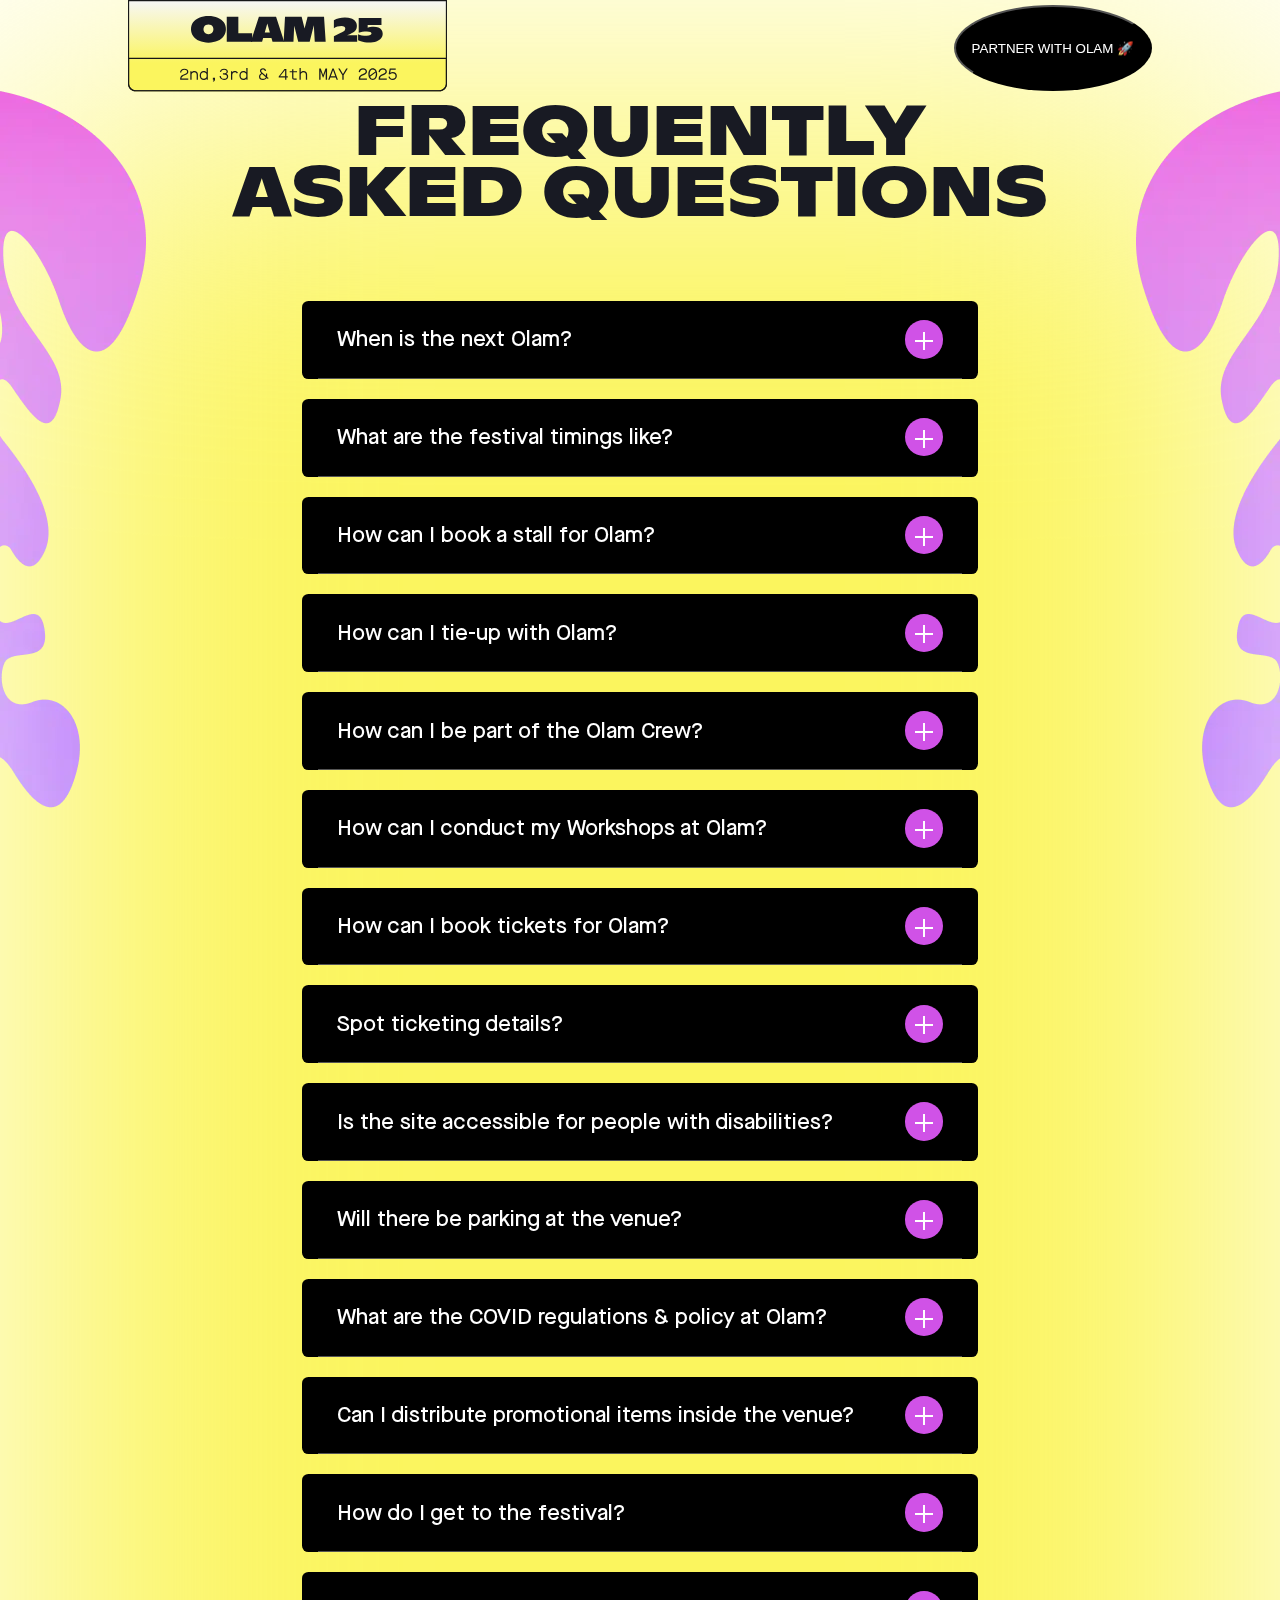
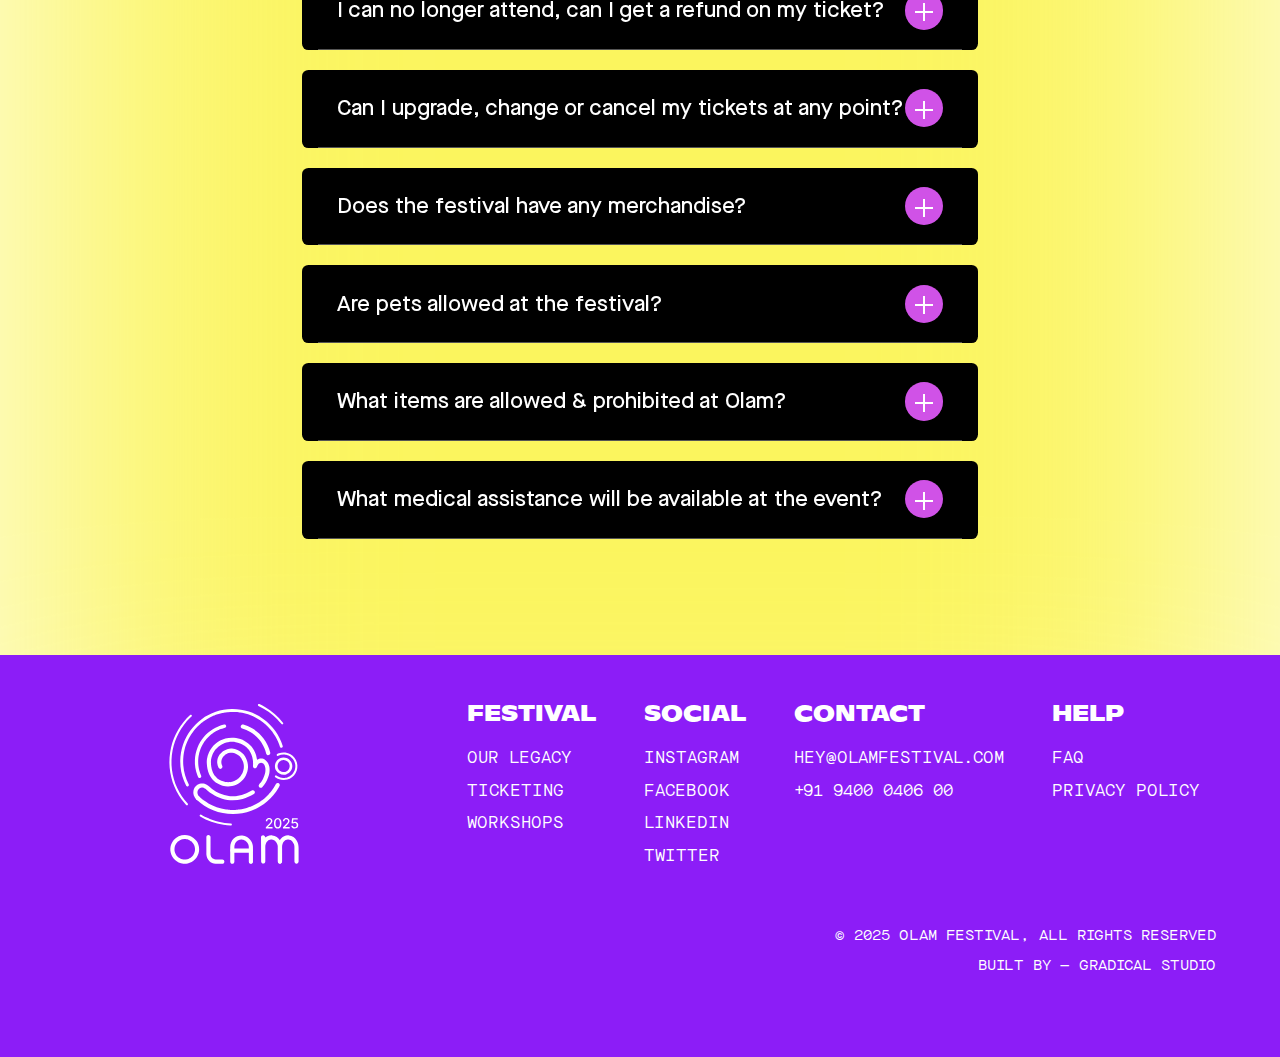
<file: faq.html>
<!DOCTYPE html>
<html lang="en">
  <head>
    <meta charset="UTF-8" />
    <meta http-equiv="X-UA-Compatible" content="IE=edge" />
    <meta name="viewport" content="width=device-width, initial-scale=1.0" />
    <title>OLAM 2025 | MAY 3,4,5 @ TAGORE THEATRE, TRIVANDRUM</title>

    <link rel="stylesheet" href="./css/faqStyle.css" />
    <link rel="icon" href="./assets/favicon.ico/favicon.ico" />

    <!-- Primary Meta Tags -->
    <title>OLAM 2025 | MAY 3,4,5 @ TAGORE THEATRE, TRIVANDRUM</title>
    <meta
      name="title"
      content="OLAM 2025 | MAY 3,4,5 @ TAGORE THEATRE, TRIVANDRUM"
    />
    <meta
      name="description"
      content="Experience Kerala's culture-defining 3 day festival. May 2, 3, 4 at Tagore Theatre, Trivandrum. Tickets are live. "
    />

    <!-- Open Graph / Facebook -->
    <meta property="og:type" content="website" />
    <meta property="og:url" content="https://www.olamfestival.com/" />
    <meta
      property="og:title"
      content="OLAM 2025 | MAY 3,4,5 @ TAGORE THEATRE, TRIVANDRUM"
    />
    <meta
      property="og:description"
      content="Experience Kerala's culture-defining 3 day festival. May 2, 3, 4 at Tagore Theatre, Trivandrum. Tickets are live. "
    />
    <meta property="og:image" content="./assets/meta-imagewbp.webp" />

    <!-- Twitter -->
    <meta property="twitter:card" content="summary_large_image" />
    <meta property="twitter:url" content="https://www.olamfestival.com/" />
    <meta
      property="twitter:title"
      content="OLAM 2025 | MAY 3,4,5 @ TAGORE THEATRE, TRIVANDRUM"
    />
    <meta
      property="twitter:description"
      content="Experience Kerala's culture-defining 3 day festival. May 2, 3, 4 at Tagore Theatre, Trivandrum. Tickets are live. "
    />
    <meta property="twitter:image" content="./assets/meta-imagewbp.webp" />
  </head>

  <body>
    <input type="checkbox" class="toggle" />

    <div class="menu-btn">
      <div class="hmbrg"></div>
    </div>

    <div class="hmbrgOverLay">
      <div class="hmbrgOverLayContainer">
        <div class="sectionA">
          <a href="./index.html" class="sectionAText"><h1>Homepage</h1></a>
          <a href="./tickets.html" class="sectionAText"><h1>Get Tickets</h1></a>
          <a href="./workShops.html" class="sectionAText"><h1>Workshops</h1></a>
          <a href="./legacy.html" class="sectionAText"><h1>Legacy</h1></a>
          <a href="./faq.html" class="sectionAText active"><h1>FAQ</h1></a>
        </div>
        <div class="sectionB">
          <div class="sectionBSub">
            <ul>
              <li class="hmbrgOverLayText">Socials</li>
              <a
                href="https://www.instagram.com/olamfestival/"
                class="hmbrgOverLaySubText"
                ><li class="hmbrgOverLaySubTextLink">Instagram</li></a
              >
              <a
                href="https://www.facebook.com/olamfestival/"
                class="hmbrgOverLaySubText"
                ><li class="hmbrgOverLaySubTextLink">Facebook</li></a
              >
              <a
                href="https://twitter.com/olamfestival"
                class="hmbrgOverLaySubText"
                ><li class="hmbrgOverLaySubTextLink">Twitter</li></a
              >
            </ul>
          </div>
          <div class="sectionBSub">
            <ul>
              <li class="hmbrgOverLayText">Contact</li>
              <a href="mailto:hey@olamfestival.com" class="hmbrgOverLaySubText"
                ><li class="hmbrgOverLaySubTextLink">
                  Hey@olamfestival.com
                </li></a
              >
              <a href="tel:+91 9400040600" class="hmbrgOverLaySubText"
                ><li class="hmbrgOverLaySubTextLink">+91 9400 0406 00</li></a
              >
            </ul>
          </div>
        </div>
      </div>
    </div>

    <div class="topNav">
      <div class="topFix">
        <div class="logo">
          <a href="./index.html"
            ><img src="./assets/nav-bar/nav-bar-logo-v6.svg" alt=""
          /></a>
        </div>
        <a
          target="_blank"
          href="https://docs.google.com/forms/d/e/1FAIpQLSc24f79LUuNjuPIAx51W3eVfydBD4gEQRztymniKCaHlO8oaQ/viewform?usp=header"
          ><button class="btnTickets" id="myBtn">
            Partner with Olam 🚀
          </button></a
        >
      </div>
    </div>
    <a
      target="_blank"
      href="https://docs.google.com/forms/d/e/1FAIpQLSc24f79LUuNjuPIAx51W3eVfydBD4gEQRztymniKCaHlO8oaQ/viewform?usp=header"
      ><div class="bottomTicket">
        <button class="bottomEarlyBird">Partner with Olam 🚀</button>
      </div></a
    >
    <div class="stickySides">
      <img src="./assets/stickyL.webp" alt="" class="sideStickyL" />
      <img src="./assets/stickyR.webp" alt="" class="sideStickyR" />
    </div>
    <div class="faqContainer">
      <div class="faqTitle">
        <h1>Frequently <br />asked questions</h1>
      </div>
      <div class="accordionWrapper">
        <!-- Q1 -->
        <div class="accordionContent">
          <div class="label">
            <p>When is the next Olam?</p>
            <span class="plus"></span>
          </div>
          <div class="content">
            <p>
              Our upcoming edition is on 2025 May 2, 3, 4 at Tagore Theatre,
              Trivandrum.
            </p>
          </div>
        </div>

        <!-- Q2 -->
        <div class="accordionContent">
          <div class="label">
            <p>What are the festival timings like?</p>
            <span class="plus"></span>
          </div>
          <div class="content">
            <p>
              OLAM 2025 is open from 4:30 pm - 10:00 pm on Feb 3 and 10:00
              am-10:00 pm on Feb 4 & 5.
            </p>
          </div>
        </div>

        <!-- Q3 -->
        <div class="accordionContent">
          <div class="label">
            <p>How can I book a stall for Olam?</p>
            <span class="plus"></span>
          </div>
          <div class="content">
            <p>
              To showcase your products at Olam please sign up on our vendor
              registration
              <span>
                <a
                  href="https://docs.google.com/forms/d/e/1FAIpQLSfsEZ7Vi1PedsPSwprhoUYZDCa7DqCmsG0DU7gsoiYGYA5aOw/viewform"
                  >link</a
                ></span
              >
              . Drop a mail to vendors@olamfestival.com for more details.
            </p>
          </div>
        </div>

        <!-- Q4 -->
        <div class="accordionContent">
          <div class="label">
            <p>How can I tie-up with Olam?</p>
            <span class="plus"></span>
          </div>
          <div class="content">
            <p>
              We invite other communities and institutions to make waves with
              us! Drop a mail to
              <a href="https://olamfestival.com/">hey@olamfestival.com</a> if
              you’re interested in a collab.
            </p>
          </div>
        </div>

        <!-- Q5 -->
        <div class="accordionContent">
          <div class="label">
            <p>How can I be part of the Olam Crew?</p>
            <span class="plus"></span>
          </div>
          <div class="content">
            <p>
              We do take passionate and driven volunteers to join our team every
              edition. You may do so by dropping your resume to <a
                href="https://olamfestival.com/"
                >hey@olamfestival.com</a
              >
            </p>
          </div>
        </div>

        <!-- Q6 -->
        <div class="accordionContent">
          <div class="label">
            <p>How can I conduct my Workshops at Olam?</p>
            <span class="plus"></span>
          </div>
          <div class="content">
            <p>
              Workshops are organised on a profit-sharing basis with the host.
              Basic facilities for the workshop will be provided at the venue.
              Olam tickets are always included in the workshop sign up fee.
            </p>
          </div>
        </div>

        <!-- Q7 -->
        <div class="accordionContent">
          <div class="label">
            <p>How can I book tickets for Olam?</p>
            <span class="plus"></span>
          </div>
          <div class="content">
            <p>
              We have different passes for single day entries, 3 day entries and
              children. Head to out the ticketing page to book your passes
              online. There is also an option to book tickets directly at the
              venue [Spot tickets].
            </p>
          </div>
        </div>

        <!-- Q8 -->
        <div class="accordionContent">
          <div class="label">
            <p>Spot ticketing details?</p>
            <span class="plus"></span>
          </div>
          <div class="content">
            <p>
              Spot tickets are available for INR 250/day while you visit the
              venue. You can make the booking at the Olam ticketing booth at
              Tagore theatre. Please note: Online tickets are priced at INR 200,
              so save up and skip the queue by booking online through our
              website.
            </p>
          </div>
        </div>

        <!-- Q9 -->
        <div class="accordionContent">
          <div class="label">
            <p>Is the site accessible for people with disabilities?</p>
            <span class="plus"></span>
          </div>
          <div class="content">
            <p>
              Olam is inclusive and accessible for everyone. We have specific
              facilities available for our disabled customers and also have
              access to disabled toilets & other facilities.
            </p>
          </div>
        </div>

        <!-- Q10 -->
        <div class="accordionContent">
          <div class="label">
            <p>Will there be parking at the venue?</p>
            <span class="plus"></span>
          </div>
          <div class="content">
            <p>
              Currently, there is none. More details will be shared if any
              parking can be made available closer to the event.
            </p>
          </div>
        </div>

        <!-- Q11 -->
        <div class="accordionContent">
          <div class="label">
            <p>What are the COVID regulations & policy at Olam?</p>
            <span class="plus"></span>
          </div>
          <div class="content">
            <p>
              We understand the importance of safety for all the festival goers
              and would be taking necessary steps to avoid any spread of Covid.
              You can read more at this link here. Hope that helps!
            </p>
          </div>
        </div>

        <!-- Q12 -->
        <div class="accordionContent">
          <div class="label">
            <p>Can I distribute promotional items inside the venue?</p>
            <span class="plus"></span>
          </div>
          <div class="content">
            <p>
              You are not permitted to offer or distribute any consumer goods or
              commercial products of any kind (either for free or for sale)
              within the venue or purchase any such items from any vendors who
              are not authorized by Olam Festival.
            </p>
          </div>
        </div>

        <!-- Q13 -->
        <div class="accordionContent">
          <div class="label">
            <p>How do I get to the festival?</p>
            <span class="plus"></span>
          </div>
          <div class="content">
            <p>
              The road route to Tagore Theatre is via Vellayambalam -
              Vazhuthacaud Road. The nearest railway station is Trivandrum
              Central Station. Take any BEST bus that halts at the Vazhuthacaud
              Bus Stop. You can always use taxi apps to get the location, add
              Tagore theatre as your destination.
            </p>
          </div>
        </div>

        <!-- Q14 -->
        <div class="accordionContent">
          <div class="label">
            <p>I can no longer attend, can I get a refund on my ticket?</p>
            <span class="plus"></span>
          </div>
          <div class="content">
            <p>
              Tickets cannot be exchanged or refunded after purchase unless the
              entire Festival is canceled, in which case you will be offered
              Tickets at any rescheduled Festival (subject to availability) and
              if the Festival is not rescheduled, a full refund.
            </p>
          </div>
        </div>

        <!-- Q15 -->
        <div class="accordionContent">
          <div class="label">
            <p>Can I upgrade, change or cancel my tickets at any point?</p>
            <span class="plus"></span>
          </div>
          <div class="content">
            <p>
              Tickets are not transferable or cancellable. In case of any
              queries, write to us here. If the entire festival is canceled, you
              will be offered Tickets for the rescheduled dates.
            </p>
          </div>
        </div>

        <!-- Q16 -->
        <div class="accordionContent">
          <div class="label">
            <p>Does the festival have any merchandise?</p>
            <span class="plus"></span>
          </div>
          <div class="content">
            <p>
              Merch will be available online and at the event. Keep a close
              watch for updates on the website, sign up to be the first to know!
            </p>
          </div>
        </div>

        <!-- Q17 -->
        <div class="accordionContent">
          <div class="label">
            <p>Are pets allowed at the festival?</p>
            <span class="plus"></span>
          </div>
          <div class="content">
            <p>
              That’s a yes! We love having the furry friends around to make
              things even more joyful.
            </p>
          </div>
        </div>

        <!-- Q18 -->
        <div class="accordionContent">
          <div class="label">
            <p>What items are allowed & prohibited at Olam?</p>
            <span class="plus"></span>
          </div>
          <div class="content">
            <p>
              The following items are NOT allowed:<br />
              <br />
              xFlasks or concealed bottles of any kind<br />
              xBlades, knives, scissors, weapons or sharp objects of any kind<br />
              xProfessional video or audio recording equipment<br />
              xPocket lasers & laser pens<br />
              xSound systems, music instruments, megaphones, horns or noise
              makers<br />
              xAny flammable items like sky lanterns, fireworks, flares<br />
              xAny form of narcotics or banned substances<br />
              xGlass items - including makeup and perfume bottles<br />
              xAerosol of any kind - deodorants, perfumes<br />
              <br />
              These items are OKAY to bring with you:<br />
              <br />
              ✓Your personal belongings - sunglasses, wallets, masks and such<br />
              ✓Empty refillable water bottles are allowed - we will have
              drinking water stations at the festival<br />
              ✓Regular sized backpacks or small single compartment bags - like
              sling bags, handbags, tote bags, etc.<br />
              ✓Strollers and supplies for kids (1-4 years of age)<br />
              ✓Sunscreen lotion and non-aerosol repellent<br />
              ✓Hula hoops & skate shoes are cool :)
            </p>
          </div>
        </div>

        <!-- Q19 -->
        <div class="accordionContent">
          <div class="label">
            <p>What medical assistance will be available at the event?</p>
            <span class="plus"></span>
          </div>
          <div class="content">
            <p>
              A fully equipped medical emergency team will be available to
              handle any situation at the festival from a health & safety
              standpoint.
            </p>
          </div>
        </div>
      </div>
    </div>

    <!-- footer -->
    <footer class="footer">
      <!-- pinWheel -->
      <!-- <div class="pinWheelContainer">
            <img src="./assets/pinWheel.png" alt="">
        </div> -->
      <div class="footerContainer">
        <div class="footerLogo">
          <img src="./assets/olam-svg.svg" alt="" />
        </div>

        <div class="footerLinksContainer">
          <!-- Festival-Links -->
          <div class="Links _A">
            <ul>
              <h3>Festival</h3>
              <li class="footerLink"><a href="./legacy.html">Our Legacy</a></li>
              <li class="footerLink"><a href="./tickets.html">Ticketing</a></li>
              <li class="footerLink">
                <a href="./workShops.html">Workshops</a>
              </li>
              <!-- <li class="footerLink lock">Ticketing🔒</li>
                        <li class="footerLink lock">Workshops🔒</li> -->
            </ul>

            <!-- <ul class="ul_B">
                        <li class="footerLink lock">Artist lineup🔒</li>
                        <li class="footerLink lock">Spaces🔒</li>
                    </ul> -->
          </div>

          <!-- Social-Links -->
          <div class="Links">
            <ul>
              <h3>Social</h3>
              <li class="footerLink">
                <a href="https://www.instagram.com/olamfestival/">Instagram</a>
              </li>
              <li class="footerLink">
                <a href="https://www.facebook.com/olamfestival/">Facebook</a>
              </li>
              <li class="footerLink">
                <a href="https://www.linkedin.com/company/olam-festival/"
                  >LinkedIn</a
                >
              </li>
              <li class="footerLink">
                <a href="https://twitter.com/olamfestival">Twitter</a>
              </li>
            </ul>
          </div>
          <div class="Links">
            <ul>
              <h3>Contact</h3>
              <li class="footerLink">
                <a href="mailto:hey@olamfestival.com">hey@olamfestival.com</a>
              </li>
              <li class="footerLink">
                <a href="tel:+91 9400040600">+91 9400 0406 00</a>
              </li>
            </ul>
          </div>
          <!-- Help-Links -->
          <div class="Links">
            <ul>
              <h3>Help</h3>
              <!-- <li class="footerLink"><a href="">Contact us</a></li> -->
              <a href="./faq.html"><li class="footerLink">Faq</li></a>
              <li class="footerLink">
                <a href="./privacy.html">Privacy Policy</a>
              </li>
            </ul>
          </div>
        </div>
      </div>
      <div class="gradical">
        <li class="footerLink">© 2025 Olam Festival, All rights reserved</li>
        <a href="https://www.gradical.xyz/" target="_blank"
          ><li class="footerLink">Built by — Gradical Studio</li></a
        >
      </div>
    </footer>

    <!-- javascript -->
    <script>
      let accordion = document.getElementsByClassName("accordionContent");

      for (i = 0; i < accordion.length; i++) {
        accordion[i].addEventListener("click", function () {
          this.classList.toggle("active");
        });
      }

      document
        .querySelector(".toggle")
        .addEventListener("click", () =>
          document.querySelector(".hmbrgOverLay").classList.toggle("reveal")
        );
    </script>

    <script>
      var url =
        "https://wati-integration-service.clare.ai/ShopifyWidget/shopifyWidget.js?4327";
      var s = document.createElement("script");
      s.type = "text/javascript";
      s.async = true;
      s.src = url;
      var options = {
        enabled: true,
        chatButtonSetting: {
          backgroundColor: "#25D366",
          ctaText: "Talk to us",
          borderRadius: "25",
          marginLeft: "0",
          marginBottom: "50",
          marginRight: "50",
          position: "right",
        },
        brandSetting: {
          brandName: "Olam Festival",
          brandSubTitle: "Welcome to Trivandrum's Favorite Festival!",
          brandImg: "https://olamfestival.com/assets/olam-svg.svg",
          welcomeText: "Hey there! How can we help you?",
          messageText: "Knock, Knock!",
          backgroundColor: "#8618F7",
          ctaText: "Start Chat",
          borderRadius: "2",
          autoShow: false,
          phoneNumber: "918089784394",
        },
      };
      s.onload = function () {
        CreateWhatsappChatWidget(options);
      };
      var x = document.getElementsByTagName("script")[0];
      x.parentNode.insertBefore(s, x);
    </script>
  </body>
</html>
</file>
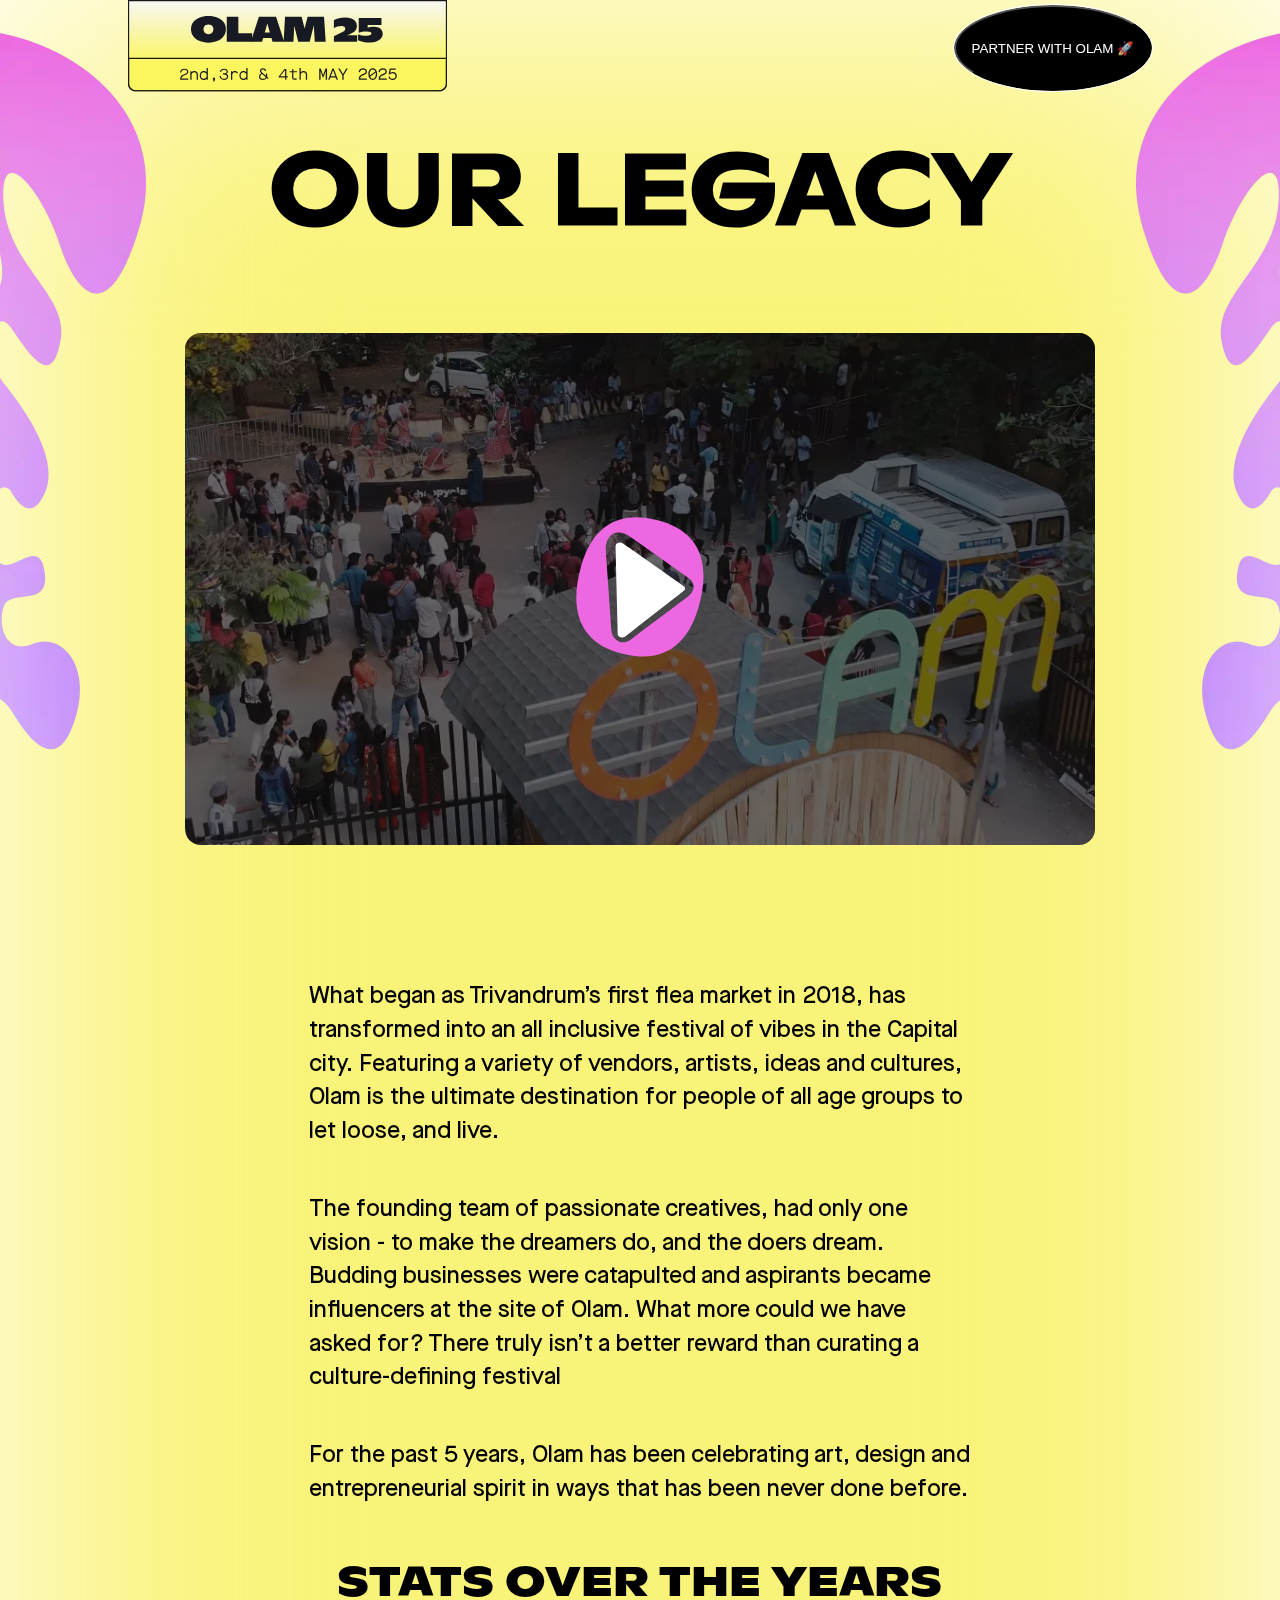
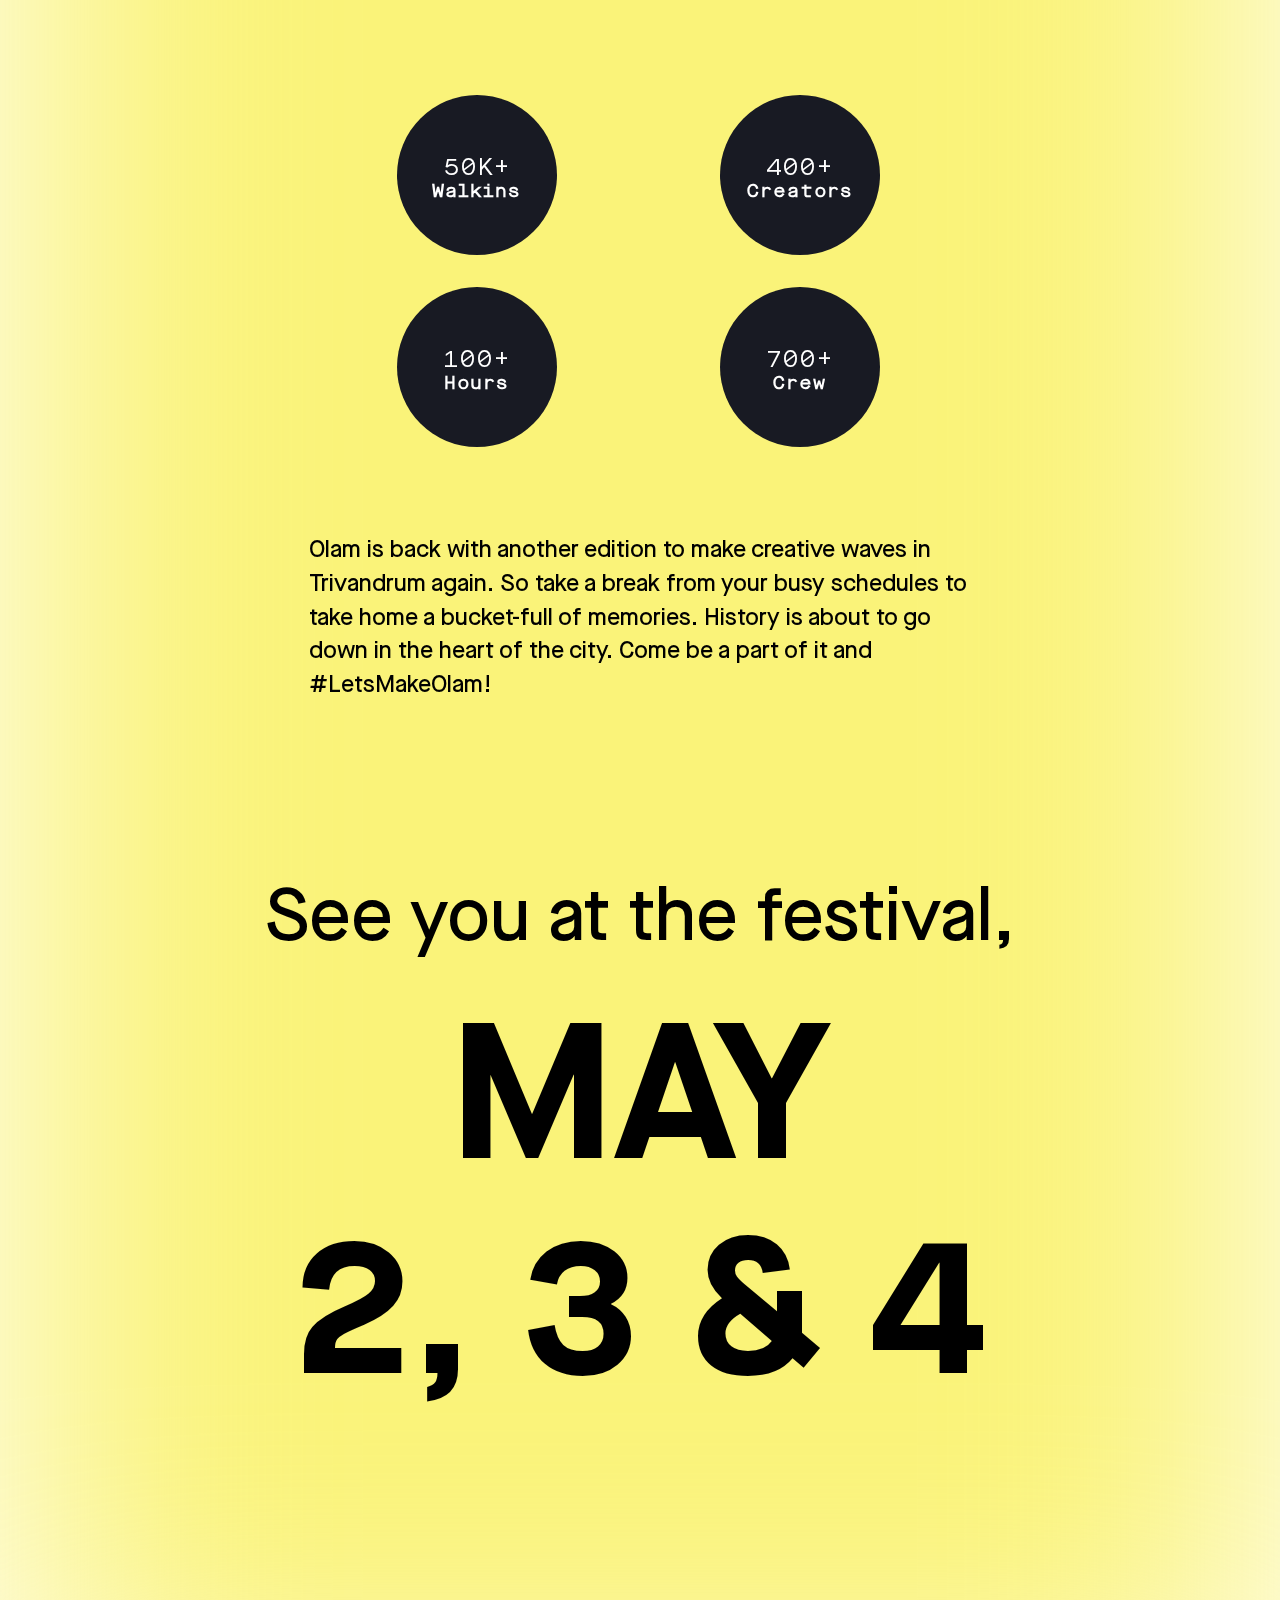
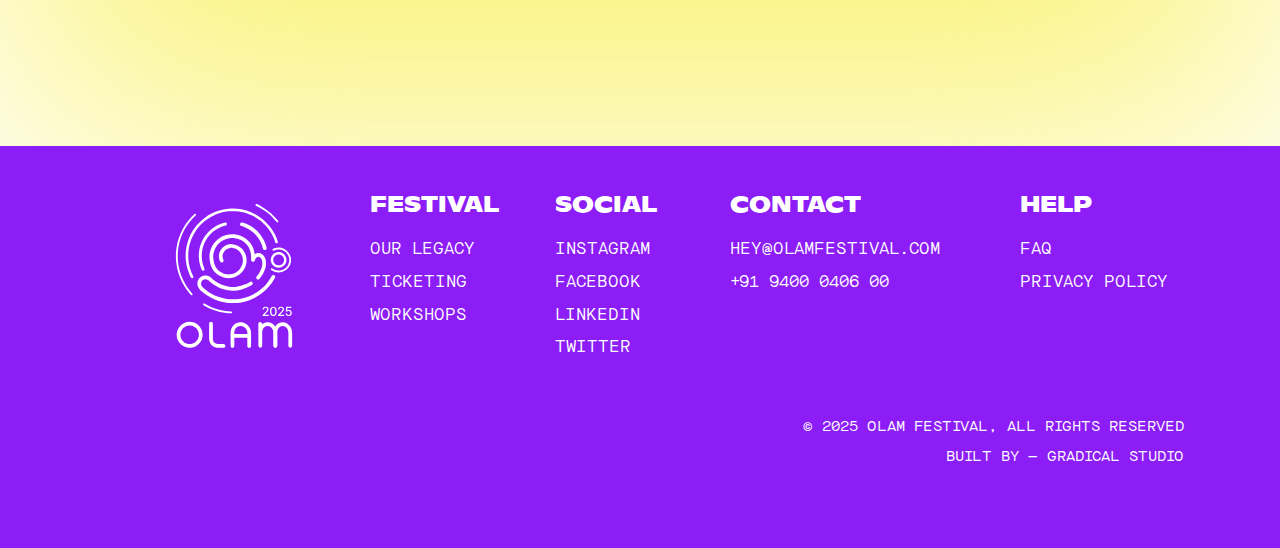
<file: legacy.html>
<!DOCTYPE html>
<html lang="en">
  <head>
    <meta charset="UTF-8" />
    <meta http-equiv="X-UA-Compatible" content="IE=edge" />
    <meta name="viewport" content="width=device-width, initial-scale=1.0" />
    <title>OLAM 2025 | Legacy</title>
    <link rel="stylesheet" href="./css/style2.css" />

    <link rel="icon" href="./assets/favicon.ico/favicon.ico" />
    <!-- Primary Meta Tags -->
    <title>OLAM 2025 | MAY 3,4,5 @ TAGORE THEATRE, TRIVANDRUM</title>
    <meta
      name="title"
      content="OLAM 2025 | MAY 3,4,5 @ TAGORE THEATRE, TRIVANDRUM"
    />
    <meta
      name="description"
      content="Experience Kerala's culture-defining 3 day festival. May 2, 3, 4 at Tagore Theatre, Trivandrum. Tickets are live. "
    />

    <!-- Open Graph / Facebook -->
    <meta property="og:type" content="website" />
    <meta property="og:url" content="https://www.olamfestival.com/" />
    <meta
      property="og:title"
      content="OLAM 2025 | MAY 3,4,5 @ TAGORE THEATRE, TRIVANDRUM"
    />
    <meta
      property="og:description"
      content="Experience Kerala's culture-defining 3 day festival. May 2, 3, 4 at Tagore Theatre, Trivandrum. Tickets are live. "
    />
    <meta property="og:image" content="./assets/meta-imagewbp.webp" />

    <!-- Twitter -->
    <meta property="twitter:card" content="summary_large_image" />
    <meta property="twitter:url" content="https://www.olamfestival.com/" />
    <meta
      property="twitter:title"
      content="OLAM 2025 | MAY 3,4,5 @ TAGORE THEATRE, TRIVANDRUM"
    />
    <meta
      property="twitter:description"
      content="Experience Kerala's culture-defining 3 day festival. May 2, 3, 4 at Tagore Theatre, Trivandrum. Tickets are live. "
    />
    <meta property="twitter:image" content="./assets/meta-imagewbp.webp" />
  </head>
  <body>
    <input type="checkbox" class="toggle" />

    <div class="menu-btn">
      <div class="hmbrg"></div>
    </div>

    <div class="hmbrgOverLay">
      <div class="hmbrgOverLayContainer">
        <div class="sectionA">
          <a href="./index.html" class="sectionAText"><h1>Homepage</h1></a>
          <a href="./tickets.html" class="sectionAText"><h1>Get Tickets</h1></a>
          <a href="./workShops.html" class="sectionAText"><h1>Workshops</h1></a>
          <a href="./legacy.html" class="sectionAText active"
            ><h1>Legacy</h1></a
          >
          <a href="./faq.html" class="sectionAText"><h1>FAQ</h1></a>
          <!-- <a href="./privacy.html" class="sectionAText active"><h1>Privacy Policy</h1></a> -->
        </div>
        <div class="sectionB">
          <div class="sectionBSub">
            <ul>
              <li class="hmbrgOverLayText">Socials</li>
              <a
                href="https://www.instagram.com/olamfestival/"
                class="hmbrgOverLaySubText"
                ><li class="hmbrgOverLaySubTextLink">Instagram</li></a
              >
              <a
                href="https://www.facebook.com/olamfestival/"
                class="hmbrgOverLaySubText"
                ><li class="hmbrgOverLaySubTextLink">Facebook</li></a
              >
              <a
                href="https://twitter.com/olamfestival"
                class="hmbrgOverLaySubText"
                ><li class="hmbrgOverLaySubTextLink">Twitter</li></a
              >
            </ul>
          </div>
          <div class="sectionBSub">
            <ul>
              <li class="hmbrgOverLayText">Contact</li>
              <a href="mailto:hey@olamfestival.com" class="hmbrgOverLaySubText"
                ><li class="hmbrgOverLaySubTextLink">
                  Hey@olamfestival.com
                </li></a
              >
              <a href="tel:+91 9400040600" class="hmbrgOverLaySubText"
                ><li class="hmbrgOverLaySubTextLink">+91 9400 0406 00</li></a
              >
            </ul>
          </div>
        </div>
      </div>
    </div>

    <!-- fixedElements -->
    <img src="./assets/stickyL.webp" alt="" class="sideStickyL" />
    <img src="./assets/stickyR.webp" alt="" class="sideStickyR" />

    <!-- navbar-?-sticky -->
    <div class="topFix">
      <div class="logo">
        <a href="./index.html"><img src="./assets/nav-bar/nav-bar-logo-v6.svg" alt="" /></a>
      </div>
      <a
        target="_blank"
        href="https://docs.google.com/forms/d/e/1FAIpQLSc24f79LUuNjuPIAx51W3eVfydBD4gEQRztymniKCaHlO8oaQ/viewform?usp=header"
        ><button class="btnTickets" id="myBtn">Partner with Olam 🚀</button></a
      >
    </div>

    <a
      target="_blank"
      href="https://docs.google.com/forms/d/e/1FAIpQLSc24f79LUuNjuPIAx51W3eVfydBD4gEQRztymniKCaHlO8oaQ/viewform?usp=header"
      ><div class="bottomTicket">
        <button class="bottomEarlyBird">Partner with Olam 🚀</button>
      </div></a
    >

    <!-- legacyVideo -->
    <div id="myLegacyVid" class="legacyVideo">
      <div class="legacyModalVideo">
        <iframe
          width="800"
          height="415"
          class="water"
          id="myLegacyVideo"
          src="https://www.youtube.com/embed/4qnDrWd4UC4"
          title="YouTube video player"
          frameborder="0"
          allow="accelerometer; clipboard-write; autoplay; encrypted-media; gyroscope; picture-in-picture"
          allowfullscreen
        ></iframe>
        <div
          class="legacyClose"
          type="button"
          id="closeLegacy"
          onclick="remove(body)"
        >
          <img src="./assets/Close.svg" alt="" />
        </div>
      </div>
    </div>

    <!--  -->
    <section class="legacySection">
      <div class="legacyWrapper">
        <div class="legacyMainText">
          <h1>Our legacy</h1>
        </div>
        <div class="videoFrame">
          <img src="./assets/videoFrameSS.webp" alt="LEGACY VIDEO" />
          <div class="legacyPlayBtnContainer" id="playBtn">
            <img
              src="./assets/legacyPlayBtn.svg"
              alt=""
              class="legacyPlayBtn"
            />
          </div>
        </div>

        <!-- legacySubText -->
        <div class="legacySubText">
          <p>
            What began as Trivandrum’s first flea market in 2018, has
            transformed into an all inclusive festival of vibes in the Capital
            city. Featuring a variety of vendors, artists, ideas and cultures,
            Olam is the ultimate destination for people of all age groups to let
            loose, and live.
          </p>

          <p>
            The founding team of passionate creatives, had only one vision - to
            make the dreamers do, and the doers dream. Budding businesses were
            catapulted and aspirants became influencers at the site of Olam.
            What more could we have asked for? There truly isn’t a better reward
            than curating a culture-defining festival
          </p>

          <!-- <p>
                    So take a break from your busy schedules to eat your heart out, vibe all night, and take home a bucket-full of memories.
                    History is about to go down in the heart of the city. Come be a part of it and, #LetsMakeOlam
                </p> -->

          <p>
            For the past 5 years, Olam has been celebrating art, design and
            entrepreneurial spirit in ways that has been never done before.
          </p>

          <div class="statsHead">
            <p>Stats over the years</p>
          </div>

          <!-- <p>
                    Stats over the years:
                </p> -->

          <div class="stats">
            <div class="statglobe">
              <div>
                <p>50K+</p>
                <h3>Walkins</h3>
              </div>
            </div>

            <div class="statglobe">
              <div>
                <p>400+</p>
                <h3>Creators</h3>
              </div>
            </div>

            <div class="statglobe">
              <div>
                <p>100+</p>
                <h3>Hours</h3>
              </div>
            </div>

            <div class="statglobe">
              <div>
                <p>700+</p>
                <h3>Crew</h3>
              </div>
            </div>
          </div>

          <p>
            Olam is back with another edition to make creative waves in
            Trivandrum again. So take a break from your busy schedules to take
            home a bucket-full of memories. History is about to go down in the
            heart of the city. Come be a part of it and #LetsMakeOlam!
          </p>
        </div>

        <div class="notifySection">
          <div class="notifySectionWrap">
            <p class="notifyFestivalText">See you at the festival,</p>

            <p class="notifyFeb">May</p>

            <p class="notifyFeb">2, 3 & 4</p>
            <!-- <button class="btnNotify" id="ntfyBtn">Notify Me</button> -->
          </div>
        </div>
      </div>
    </section>

    <!-- footer -->

    <footer class="footer">
      <!-- pinWheel -->
      <!-- <div class="pinWheelContainer">
                <img src="./assets/pinWheel.png" alt="">
            </div> -->
      <div class="footerContainer">
        <div class="footerLogo">
          <img src="./assets/olam-svg.svg" alt="" />
        </div>

        <div class="footerLinksContainer">
          <!-- Festival-Links -->
          <div class="Links _A">
            <ul>
              <h3>Festival</h3>
              <li class="footerLink"><a href="./legacy.html">Our Legacy</a></li>
              <li class="footerLink"><a href="./tickets.html">Ticketing</a></li>
              <li class="footerLink">
                <a href="./workShops.html">Workshops</a>
              </li>
            </ul>

            <!-- <ul class="ul_B">
                            <li class="footerLink lock">Artist lineup🔒</li>
                            <li class="footerLink lock">Spaces🔒</li>
                        </ul> -->
          </div>

          <!-- Social-Links -->
          <div class="Links">
            <ul>
              <h3>Social</h3>
              <li class="footerLink">
                <a href="https://www.instagram.com/olamfestival/">Instagram</a>
              </li>
              <li class="footerLink">
                <a href="https://www.facebook.com/olamfestival/">Facebook</a>
              </li>
              <li class="footerLink">
                <a href="https://www.linkedin.com/company/olam-festival/"
                  >LinkedIn</a
                >
              </li>
              <li class="footerLink">
                <a href="https://twitter.com/olamfestival">Twitter</a>
              </li>
            </ul>
          </div>

          <div class="Links">
            <ul>
              <h3>Contact</h3>
              <li class="footerLink">
                <a href="mailto:hey@olamfestival.com">hey@olamfestival.com</a>
              </li>
              <li class="footerLink">
                <a href="tel:+91 9400040600">+91 9400 0406 00</a>
              </li>
            </ul>
          </div>
          <!-- Help-Links -->
          <div class="Links">
            <ul>
              <h3>Help</h3>
              <!-- <li class="footerLink"><a href="">Contact us</a></li> -->
              <a href="./faq.html"><li class="footerLink">Faq</li></a>
              <a href="./privacy.html"
                ><li class="footerLink">Privacy Policy</li></a
              >
            </ul>
          </div>
        </div>
      </div>
      <div class="gradical">
        <li class="footerLink">© 2025 Olam Festival, All rights reserved</li>
        <a href="https://www.gradical.xyz/" target="_blank"
          ><li class="footerLink">Built by — Gradical Studio</li></a
        >
      </div>
    </footer>
    <script src="./legacy.js"></script>

    <script>
      var url =
        "https://wati-integration-service.clare.ai/ShopifyWidget/shopifyWidget.js?4327";
      var s = document.createElement("script");
      s.type = "text/javascript";
      s.async = true;
      s.src = url;
      var options = {
        enabled: true,
        chatButtonSetting: {
          backgroundColor: "#25D366",
          ctaText: "Talk to us",
          borderRadius: "25",
          marginLeft: "0",
          marginBottom: "50",
          marginRight: "50",
          position: "right",
        },
        brandSetting: {
          brandName: "Olam Festival",
          brandSubTitle: "Welcome to Trivandrum's Favorite Festival!",
          brandImg: "https://olamfestival.com/assets/olam-svg.svg",
          welcomeText: "Hey there! How can we help you?",
          messageText: "Knock, Knock!",
          backgroundColor: "#8618F7",
          ctaText: "Start Chat",
          borderRadius: "2",
          autoShow: false,
          phoneNumber: "918089784394",
        },
      };
      s.onload = function () {
        CreateWhatsappChatWidget(options);
      };
      var x = document.getElementsByTagName("script")[0];
      x.parentNode.insertBefore(s, x);
    </script>
  </body>
</html>
</file>
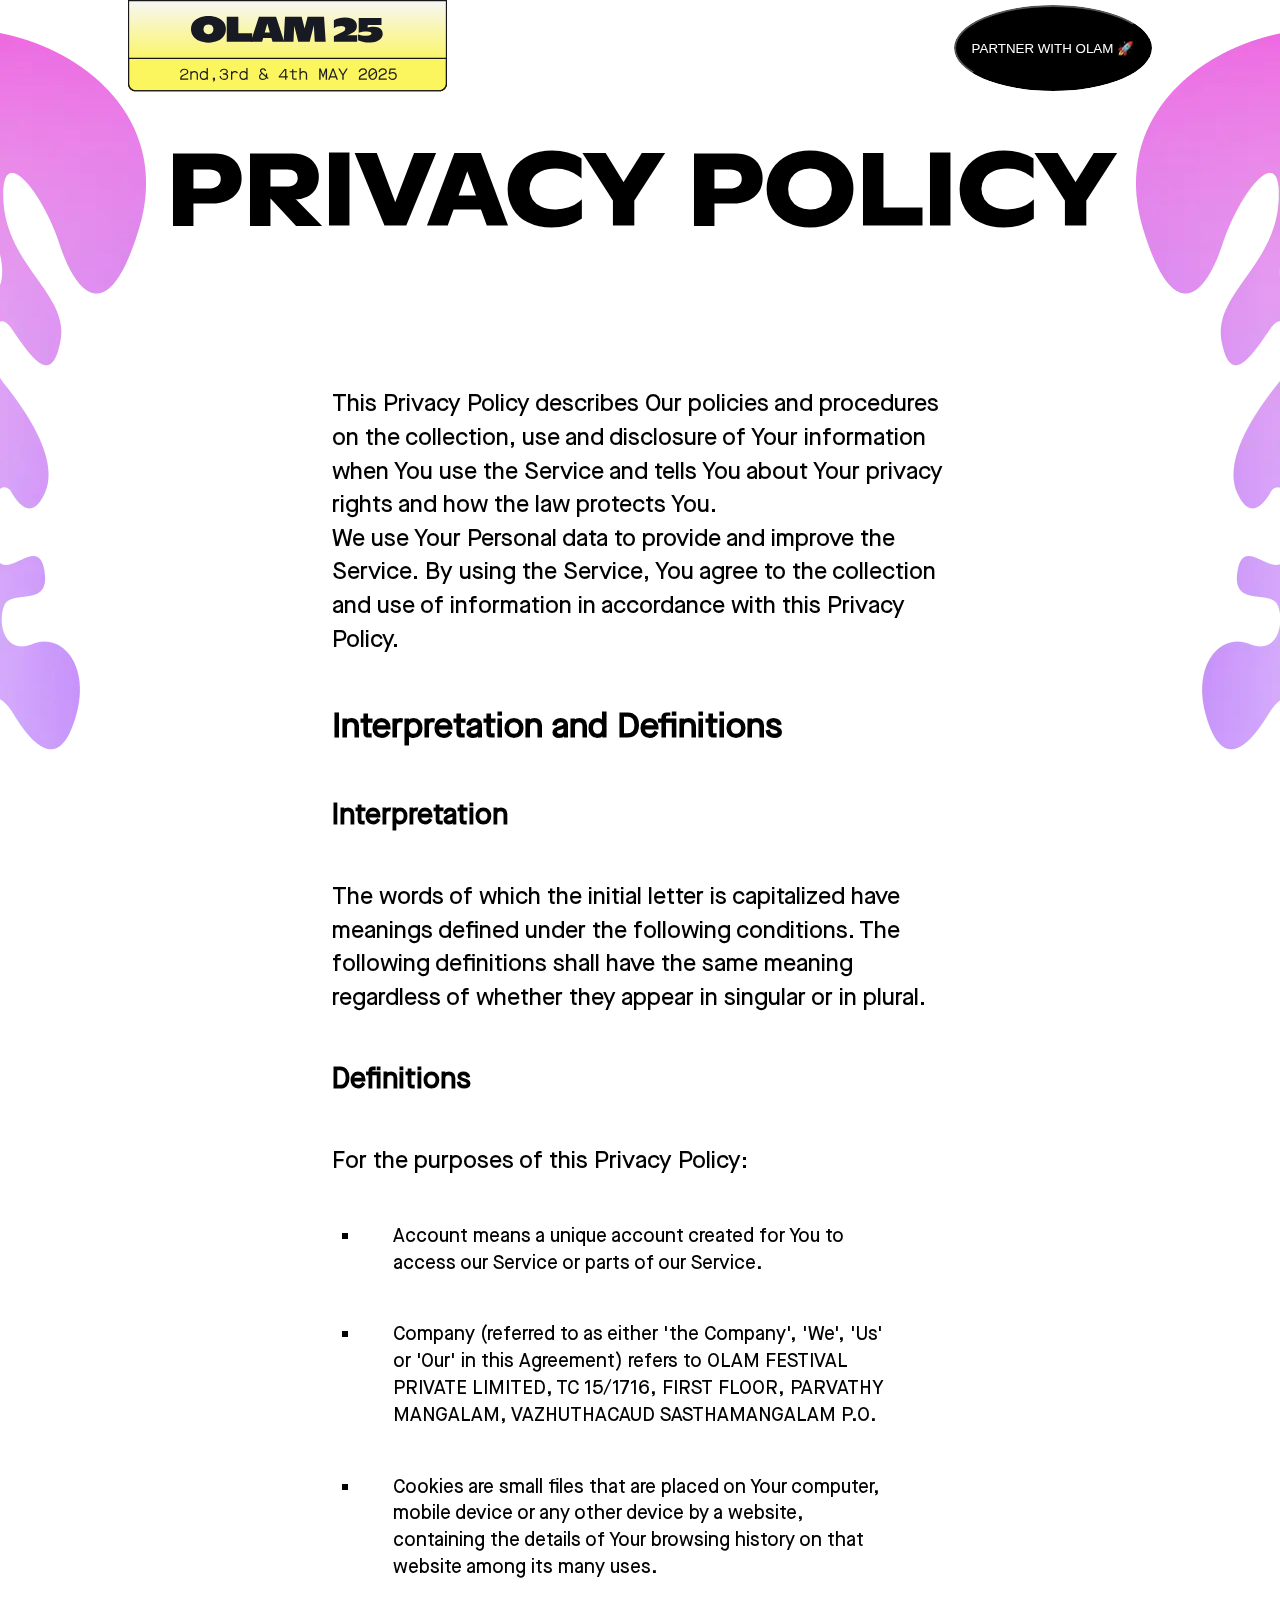
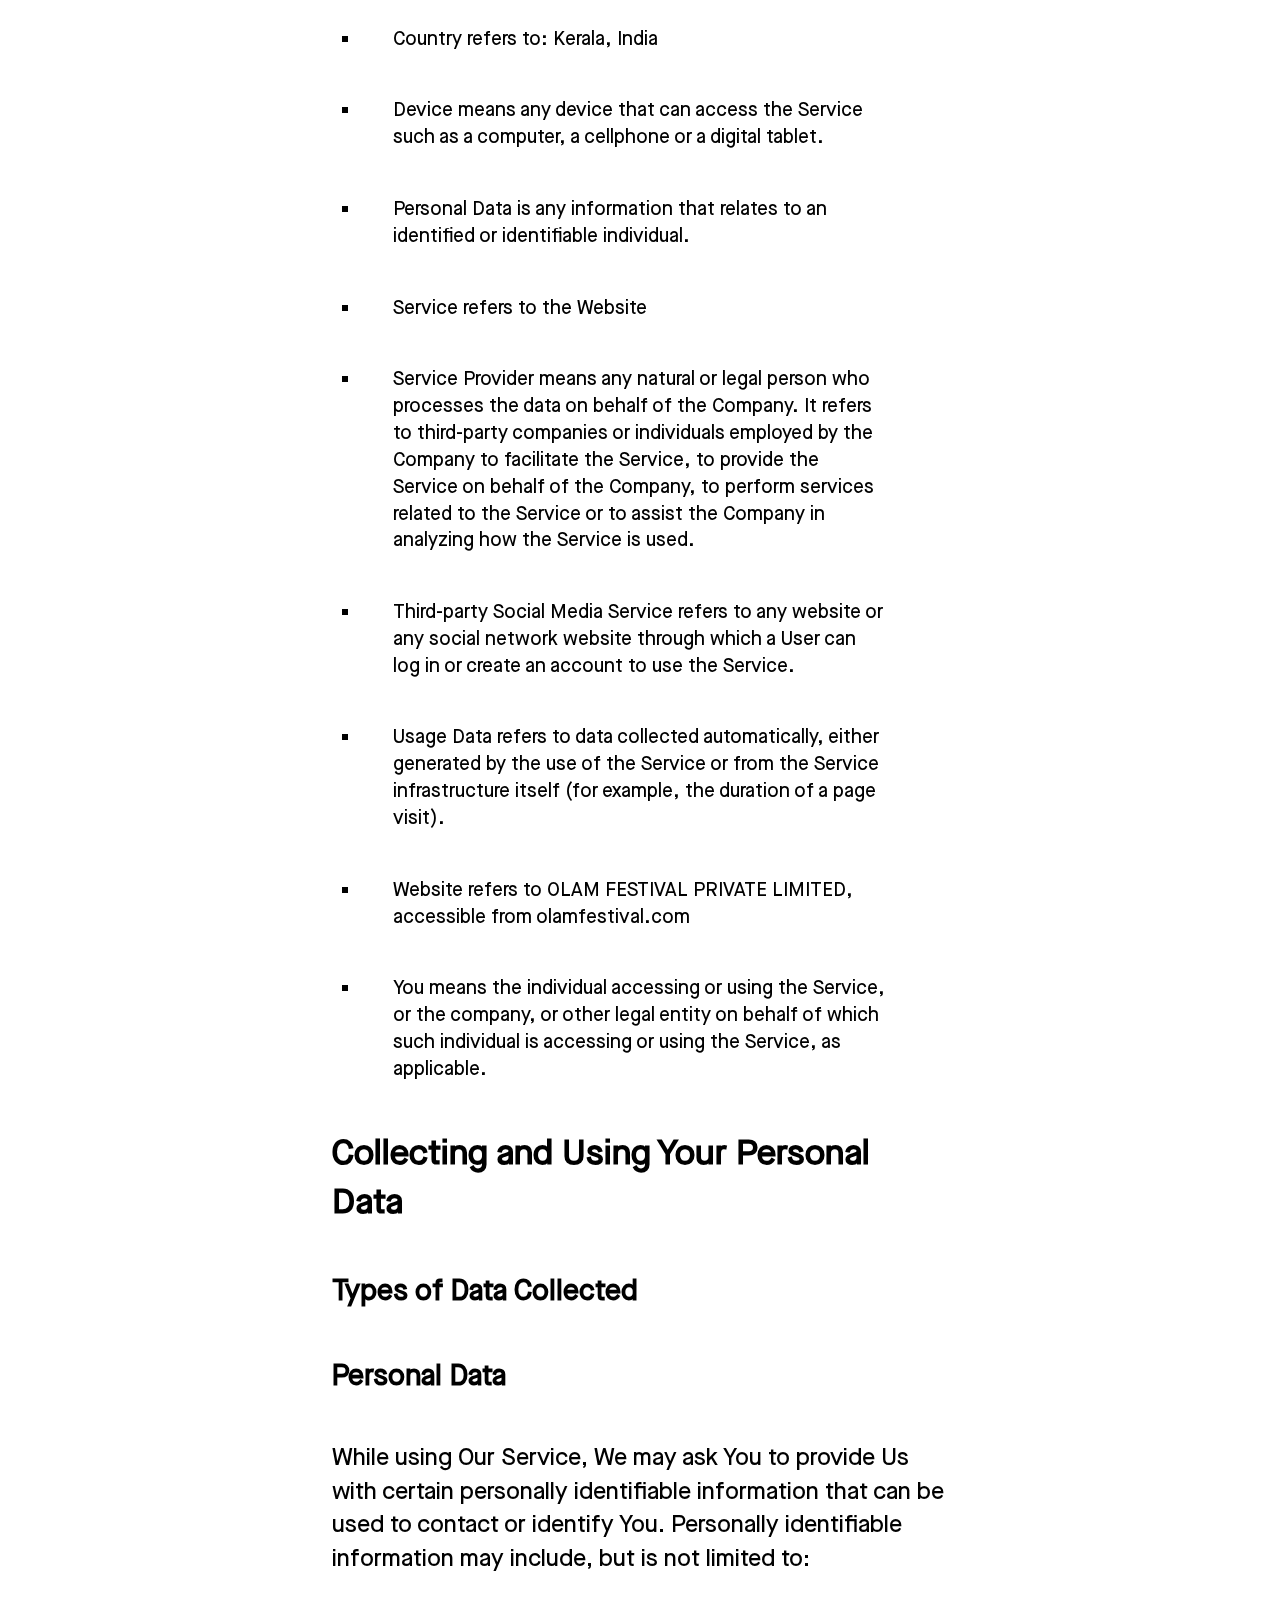
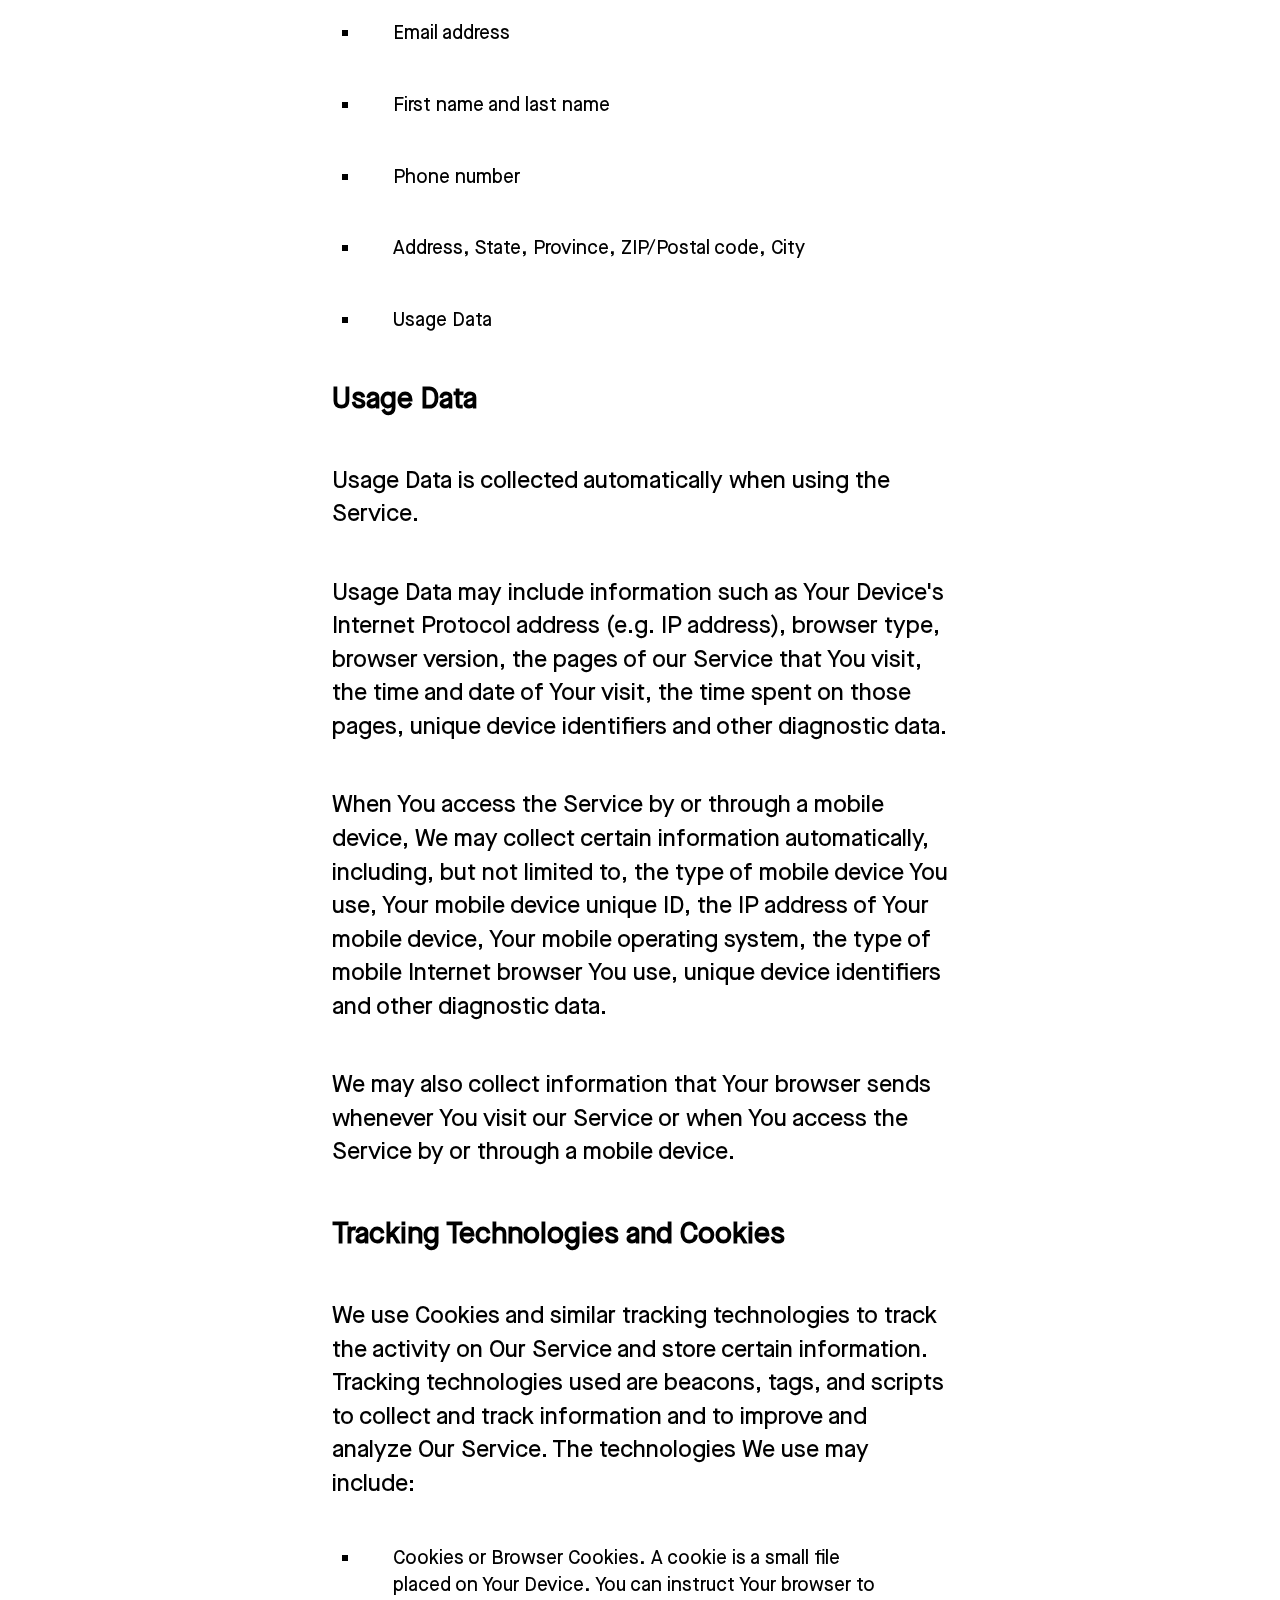
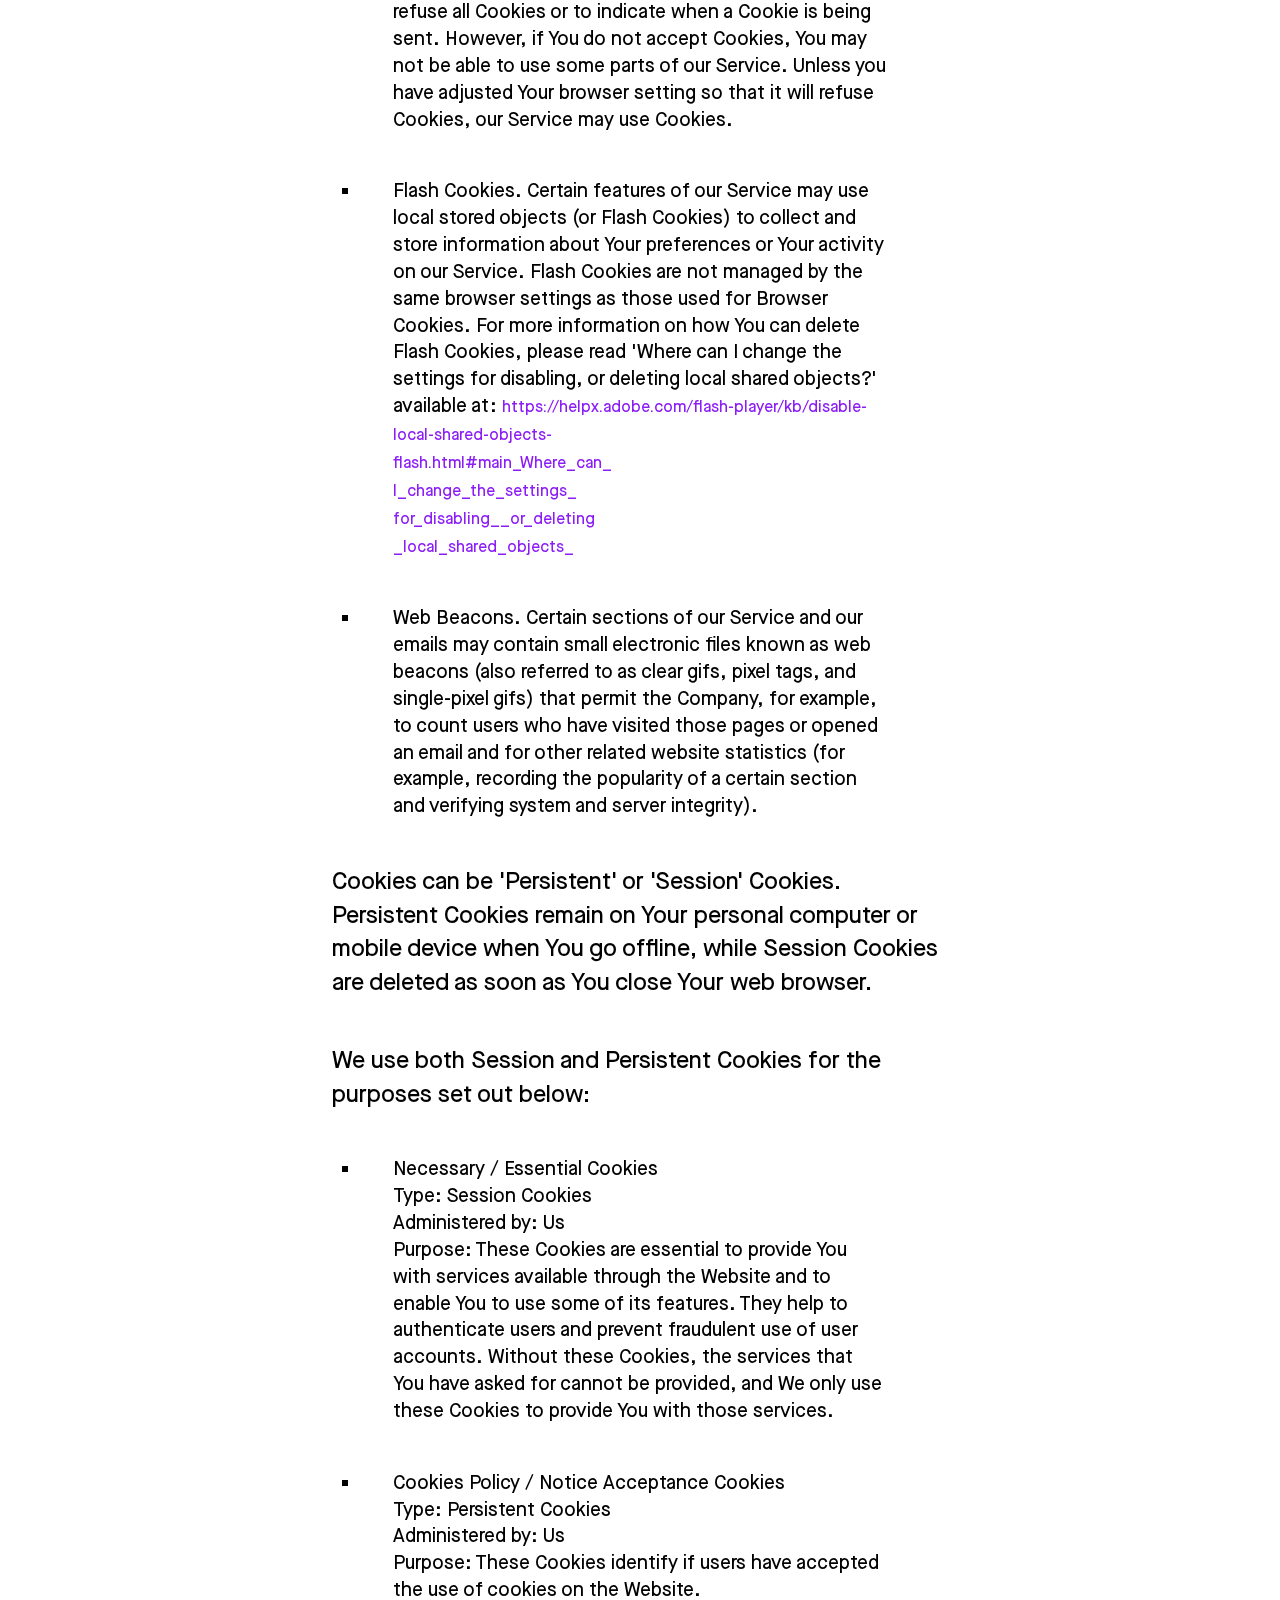
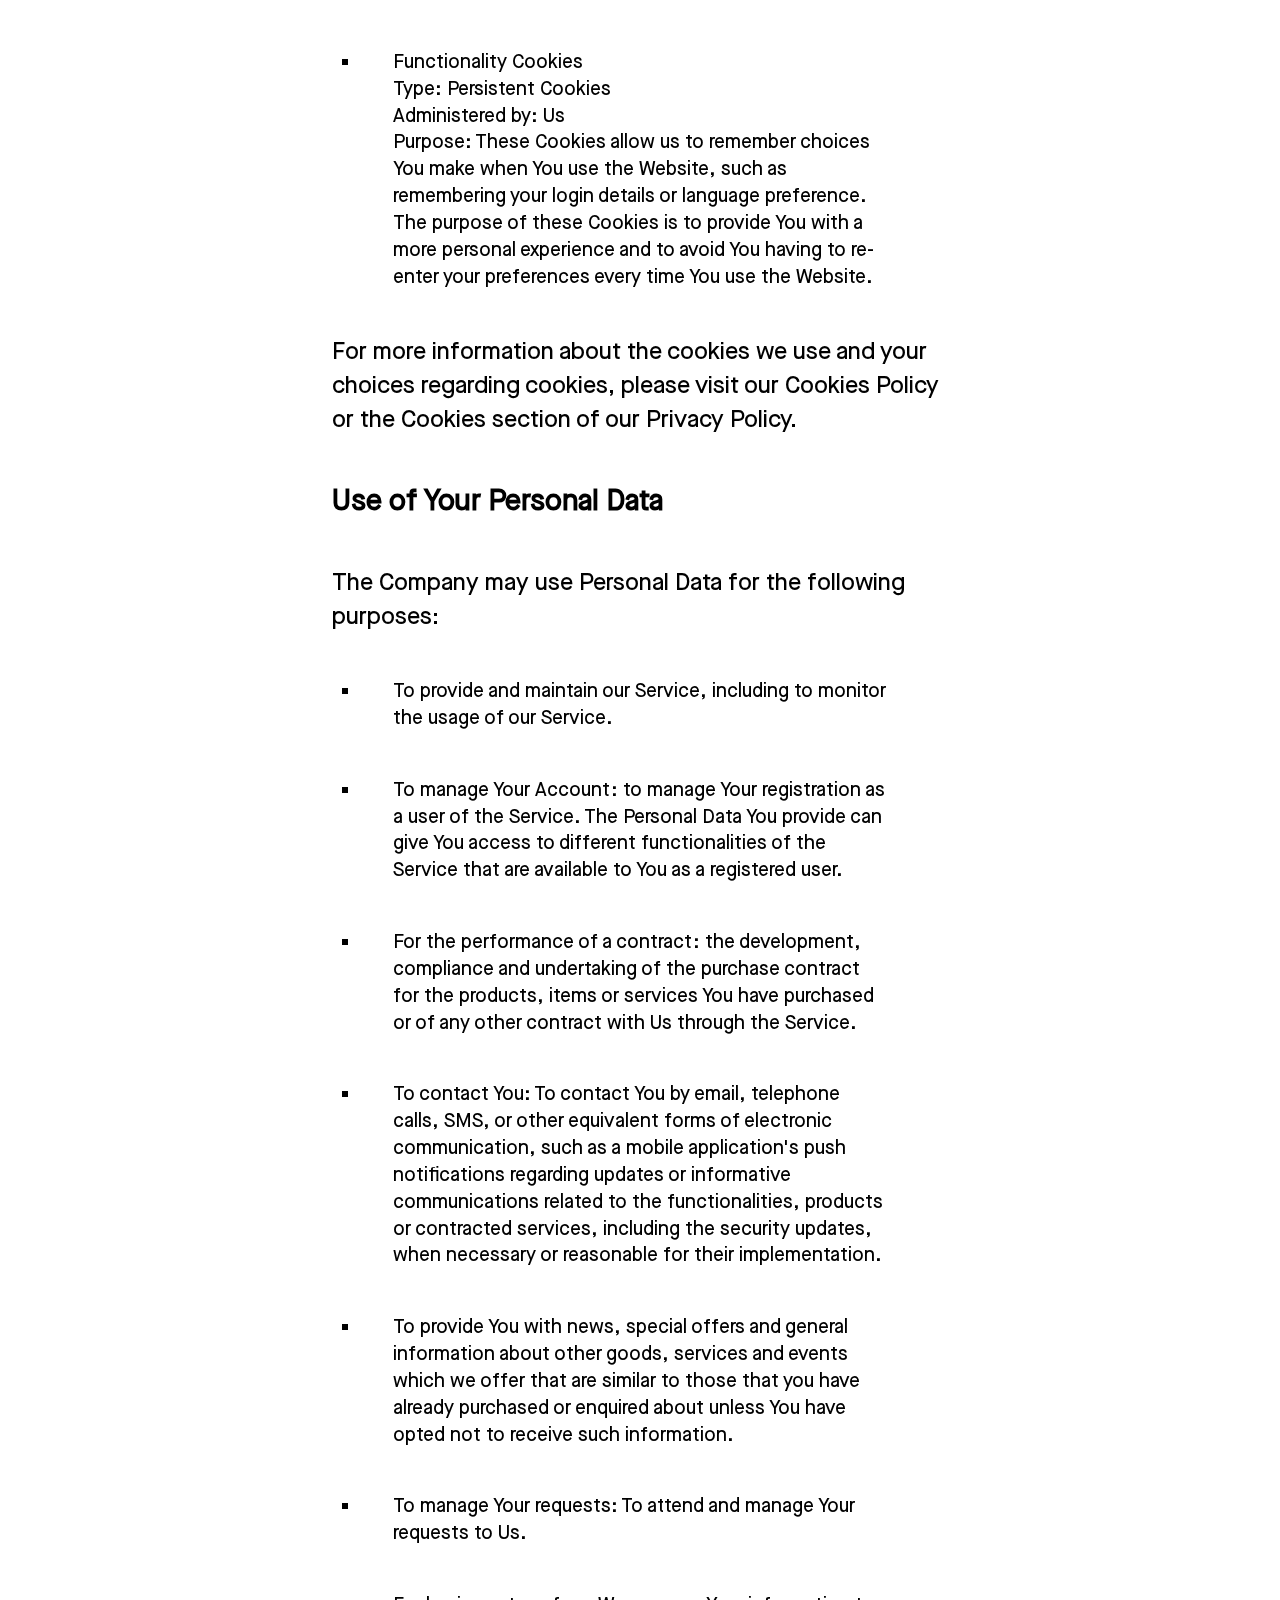
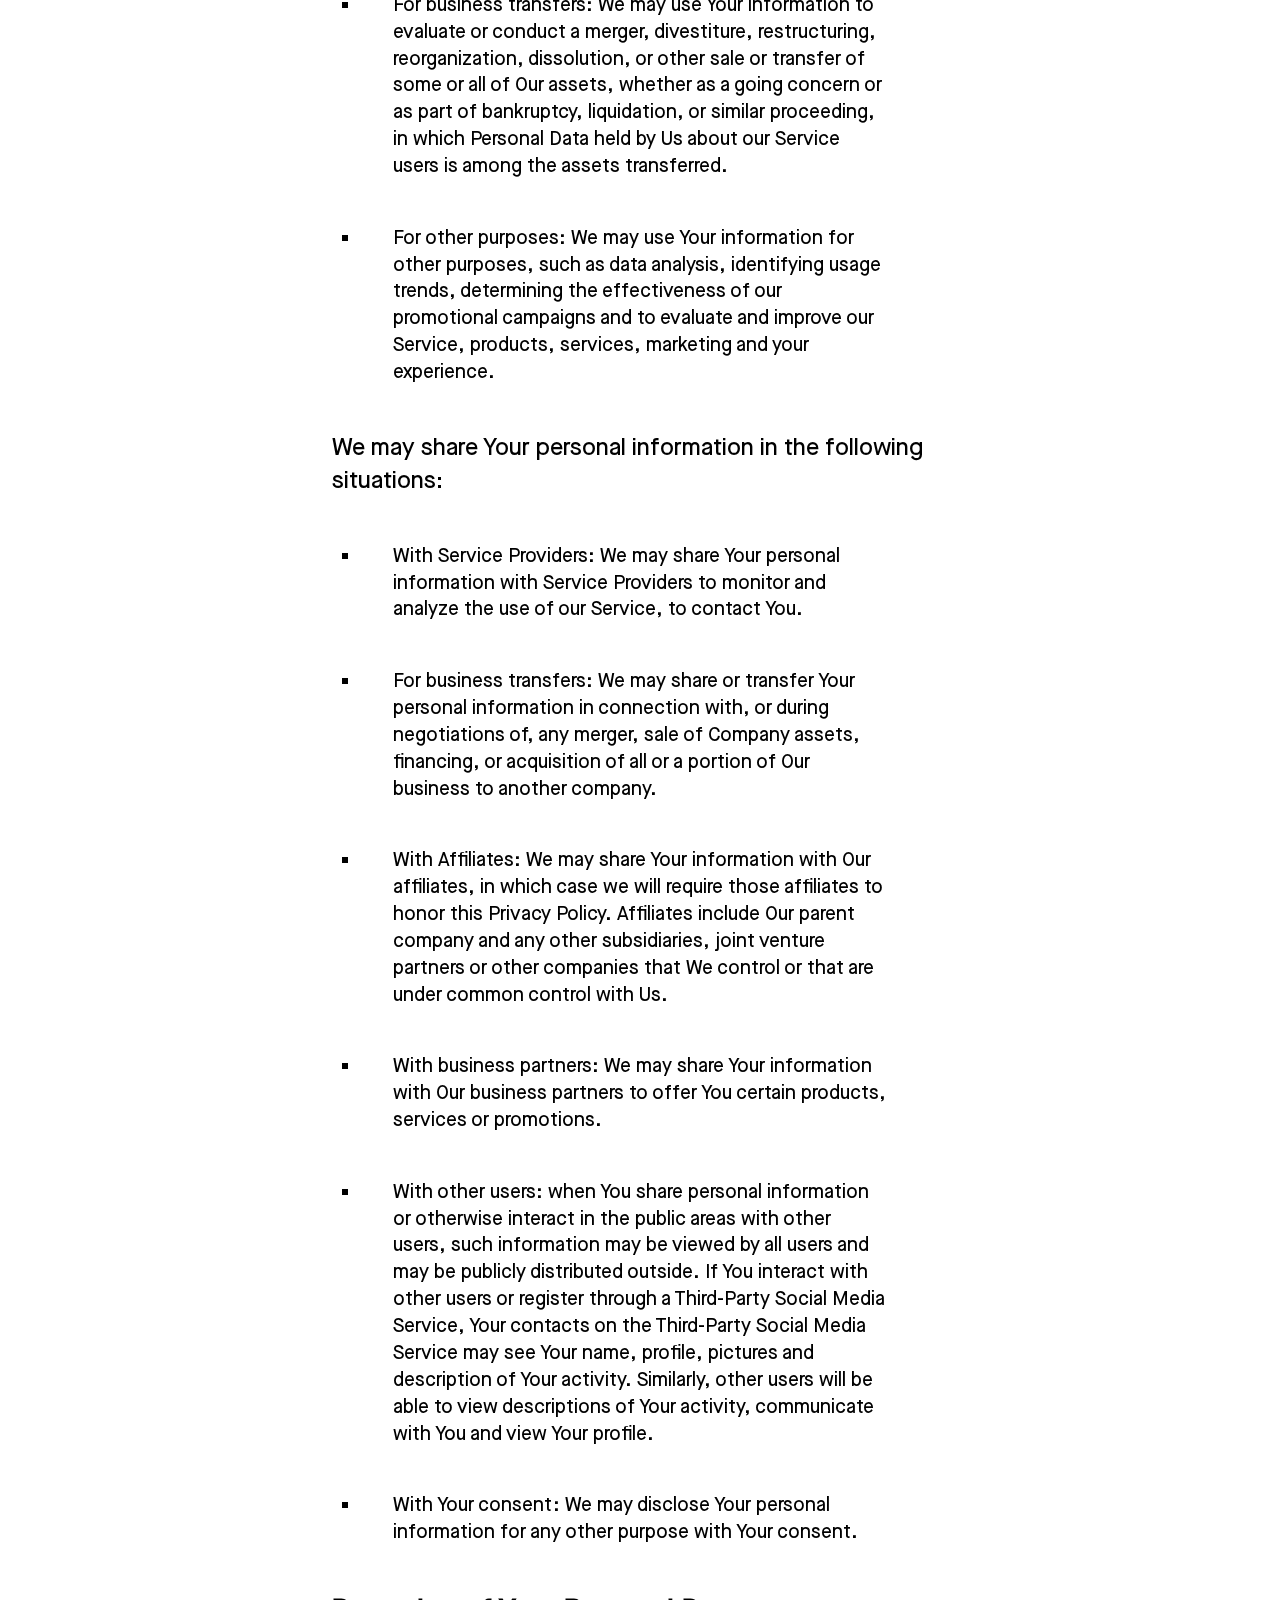
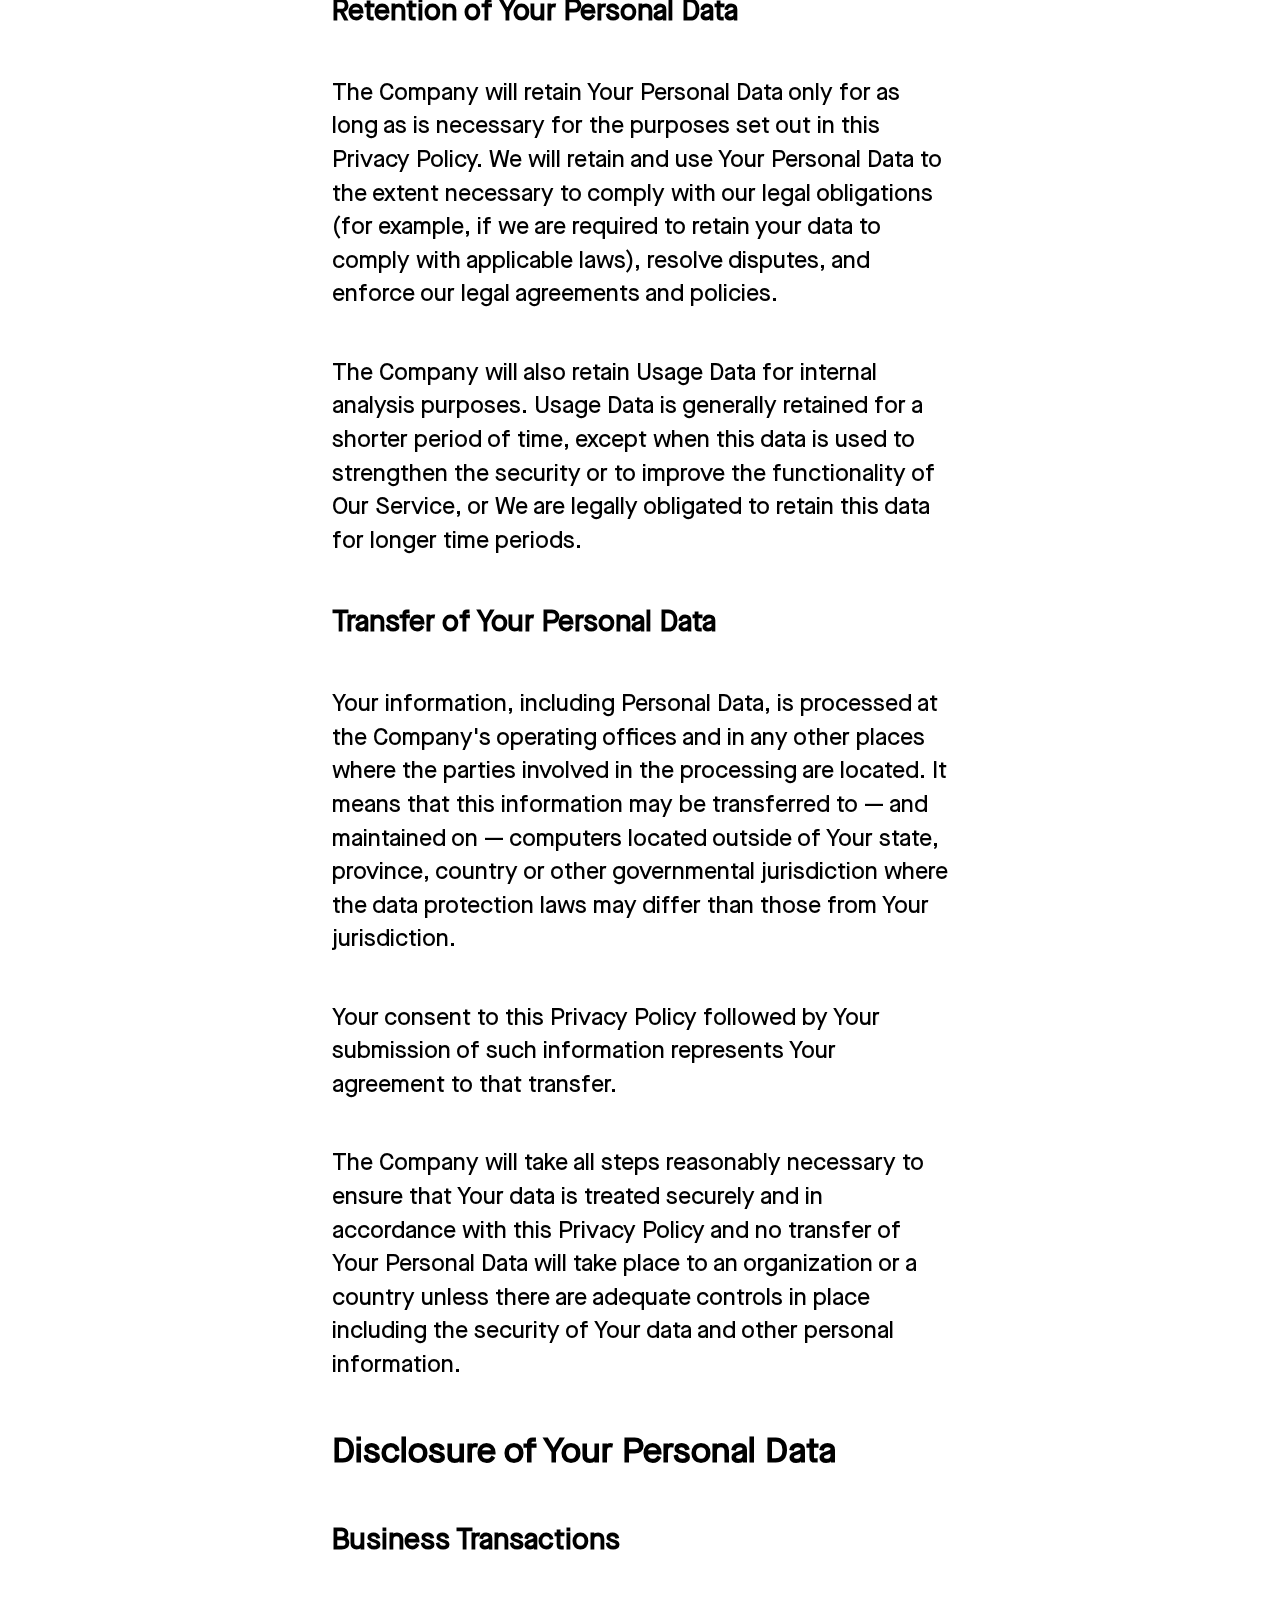
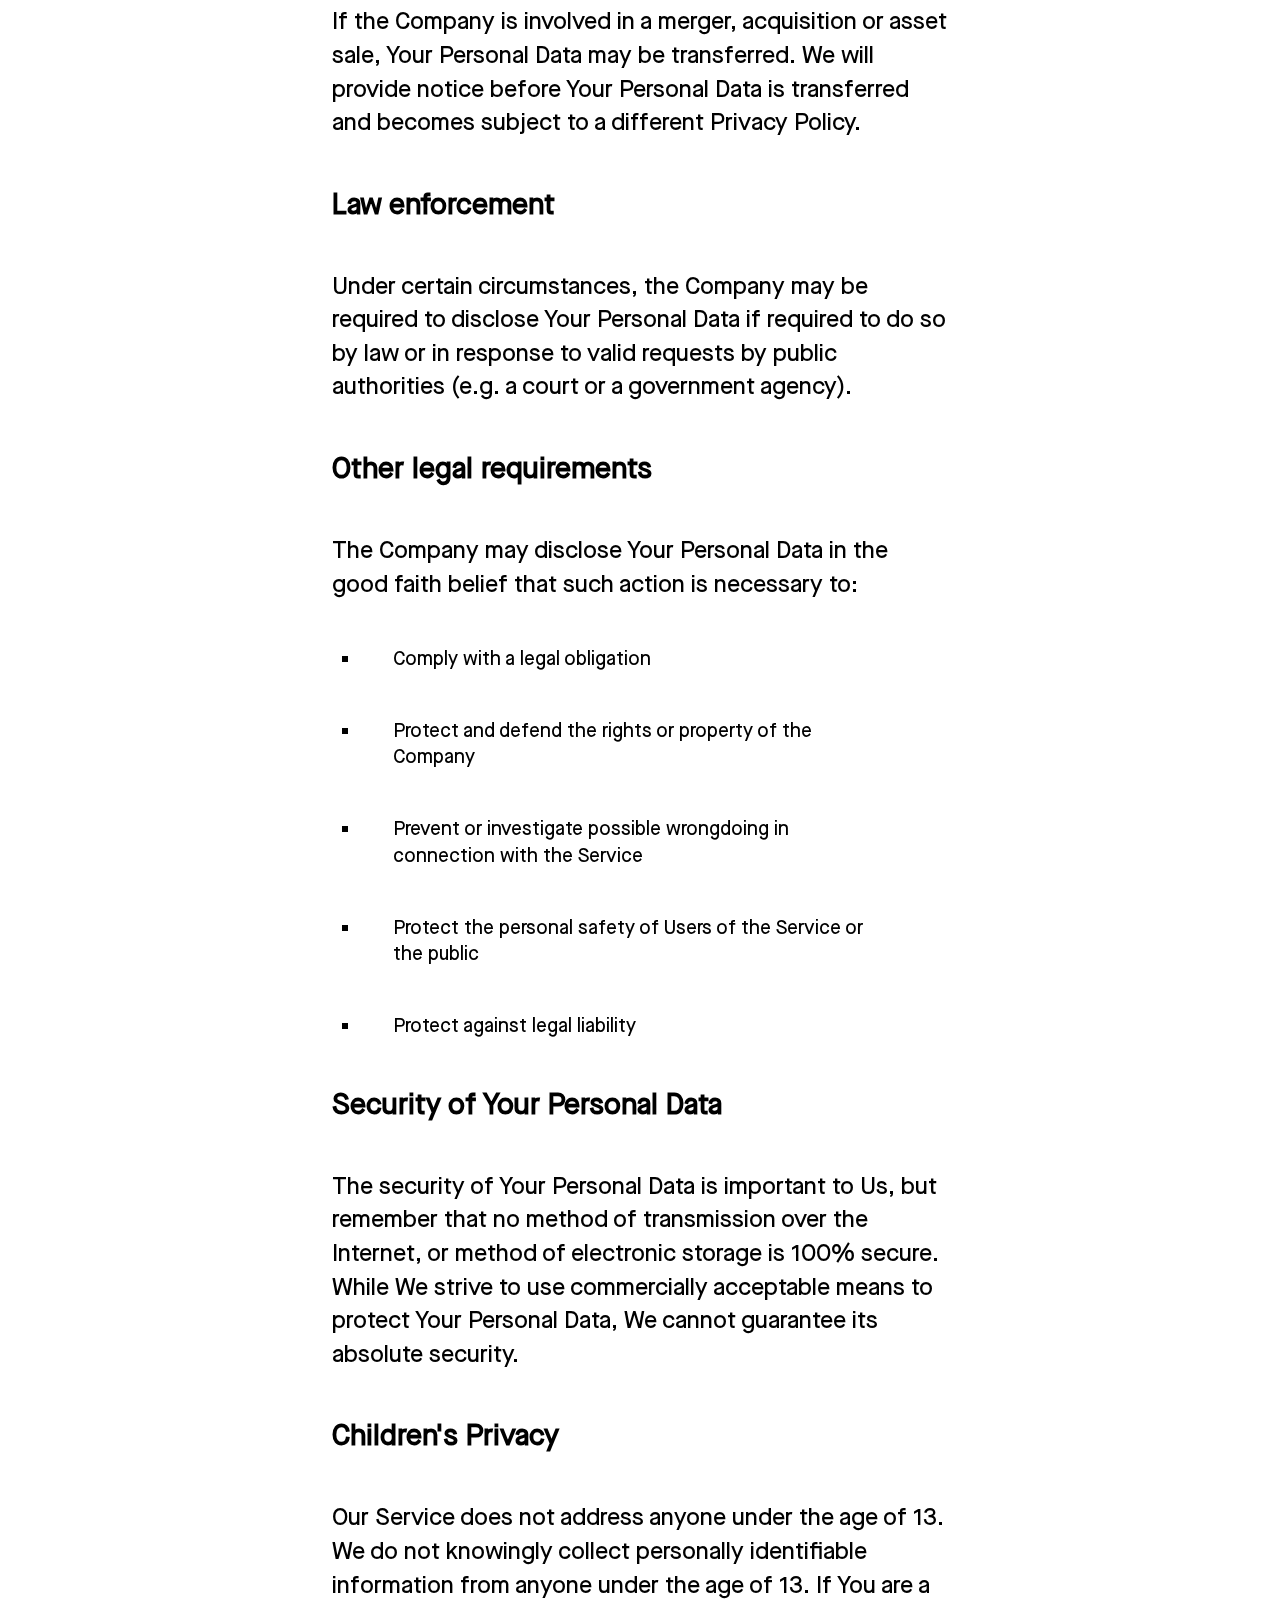
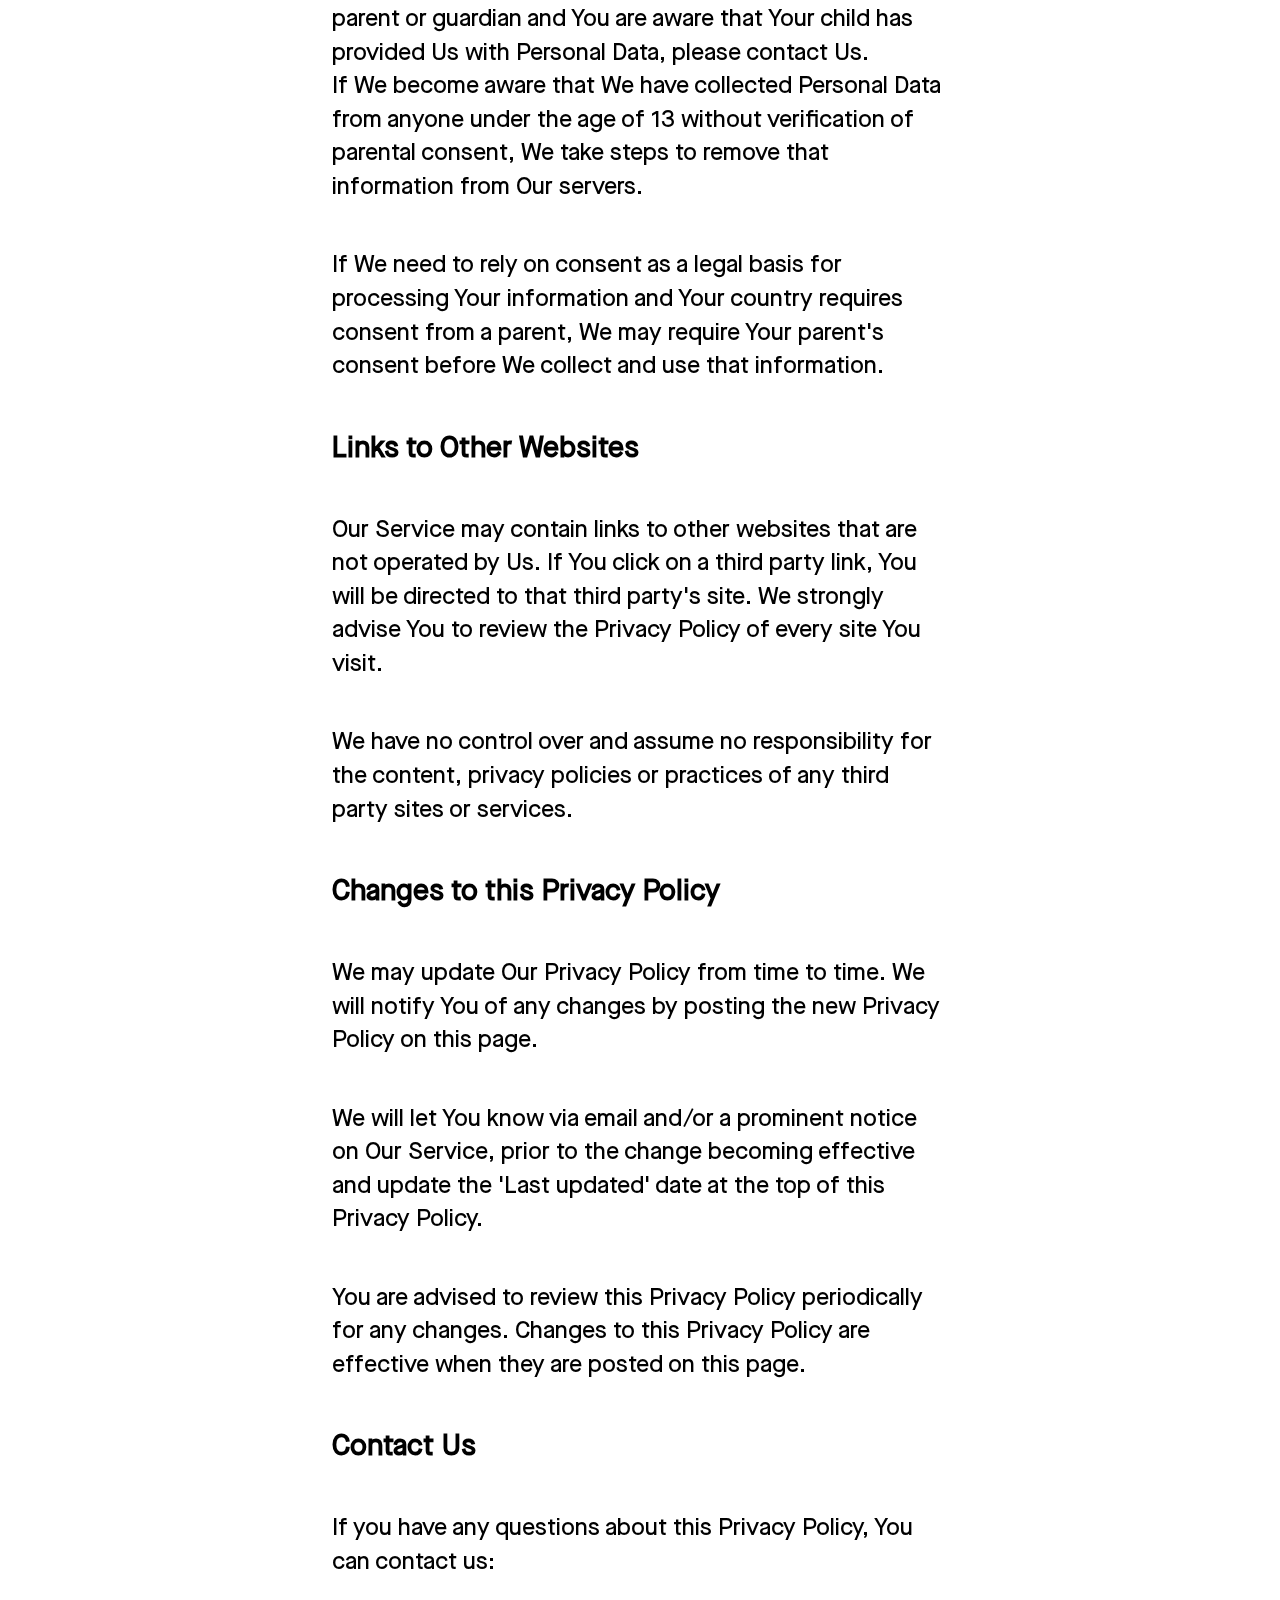
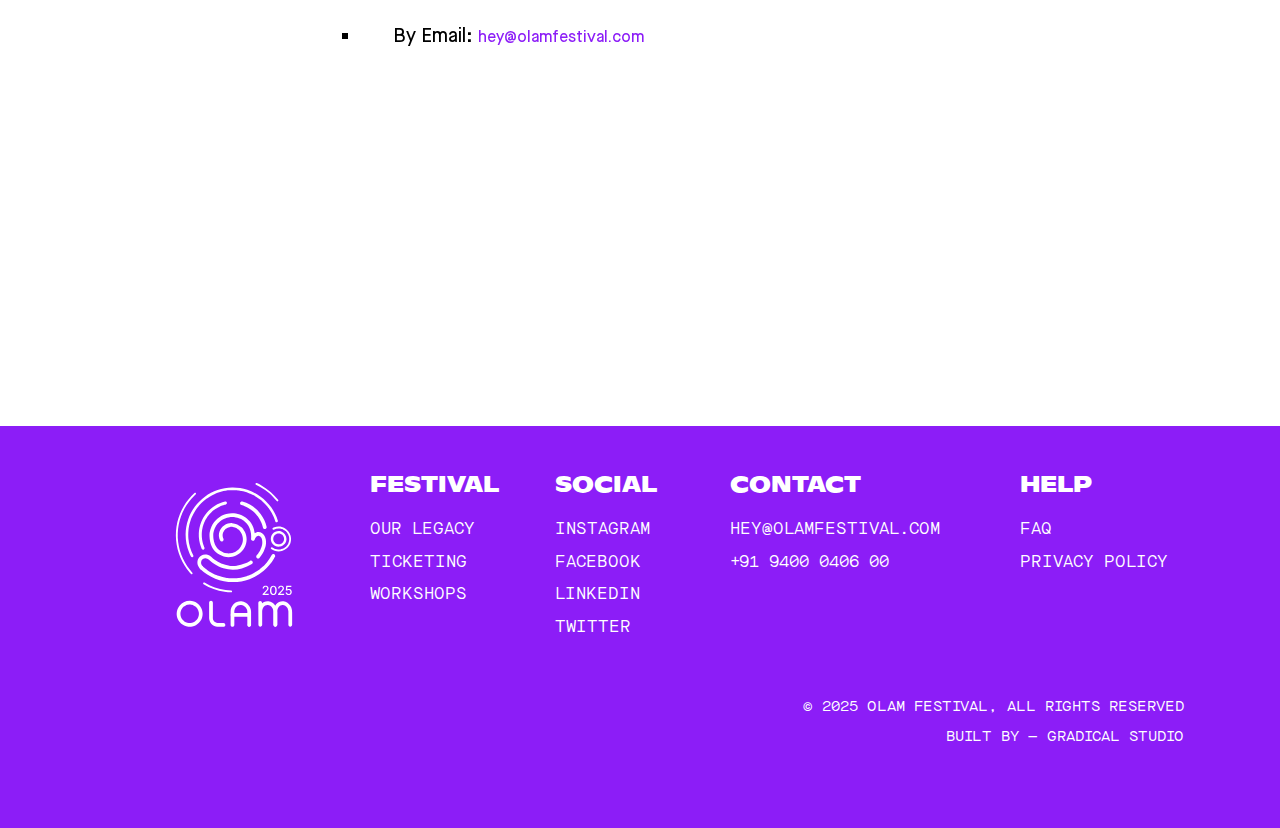
<file: privacy.html>
<!DOCTYPE html>
<html lang="en">
<head>
    <meta charset="UTF-8">
    <meta http-equiv="X-UA-Compatible" content="IE=edge">
    <meta name="viewport" content="width=device-width, initial-scale=1.0">
    <title>OLAM 2025 | Privacy Policy</title>
    <link rel="stylesheet" href="./css/privacyStyle.css">

    <link rel="icon" href="./assets/favicon.ico/favicon.ico">
    <!-- Primary Meta Tags -->
    <title>OLAM 2025 | PRIVACY POLICY</title>
    <meta name="title" content="OLAM 2025 | MAY 3,4,5 @ TAGORE THEATRE, TRIVANDRUM">
    <meta name="description" content="Experience Kerala's culture-defining 3 day festival. May 2, 3, 4 at Tagore Theatre, Trivandrum. Tickets are live. ">

    <!-- Open Graph / Facebook -->
    <meta property="og:type" content="website">
    <meta property="og:url" content="https://www.olamfestival.com/">
    <meta property="og:title" content="OLAM 2025 | MAY 3,4,5 @ TAGORE THEATRE, TRIVANDRUM">
    <meta property="og:description" content="Experience Kerala's culture-defining 3 day festival. May 2, 3, 4 at Tagore Theatre, Trivandrum. Tickets are live. ">
    <meta property="og:image" content="./assets/meta-imagewbp.webp">

    <!-- Twitter -->
    <meta property="twitter:card" content="summary_large_image">
    <meta property="twitter:url" content="https://www.olamfestival.com/">
    <meta property="twitter:title" content="OLAM 2025 | MAY 3,4,5 @ TAGORE THEATRE, TRIVANDRUM">
    <meta property="twitter:description" content="Experience Kerala's culture-defining 3 day festival. May 2, 3, 4 at Tagore Theatre, Trivandrum. Tickets are live. ">
    <meta property="twitter:image" content="./assets/meta-imagewbp.webp">

</head>
<body>
    <input type="checkbox" class="toggle">

    <div class="menu-btn">
        <div class="hmbrg"></div>
    </div>

    <div class="hmbrgOverLay">
        <div class="hmbrgOverLayContainer">
            <div class="sectionA">
                <a href="./index.html" class="sectionAText"><h1>Homepage</h1></a>
                <a href="./tickets.html" class="sectionAText"><h1>Get Tickets</h1></a>
                <a href="./workShops.html" class="sectionAText"><h1>Workshops</h1></a>
                <a href="./legacy.html" class="sectionAText "><h1>Legacy</h1></a>
                <a href="./faq.html" class="sectionAText"><h1>FAQ</h1></a>
                <!-- <a href="./privacy.html" class="sectionAText active"><h1>Privacy Policy</h1></a> -->
            </div>
            <div class="sectionB">
                <div class="sectionBSub">
                    <ul>
                        <li class="hmbrgOverLayText">Socials</li>
                        <a href="https://www.instagram.com/olamfestival/" class="hmbrgOverLaySubText"><li class="hmbrgOverLaySubTextLink">Instagram</li></a>
                        <a href="https://www.facebook.com/olamfestival/" class="hmbrgOverLaySubText"><li class="hmbrgOverLaySubTextLink">Facebook</li></a>
                        <a href="https://twitter.com/olamfestival" class="hmbrgOverLaySubText"><li class="hmbrgOverLaySubTextLink">Twitter</li></a>
                    </ul>
                </div>
                <div class="sectionBSub">
                    <ul>
                        <li class="hmbrgOverLayText">Contact</li>
                        <a href="mailto:hey@olamfestival.com" class="hmbrgOverLaySubText"><li class="hmbrgOverLaySubTextLink">Hey@olamfestival.com</li></a>
                        <a href="tel:+91 9400040600" class="hmbrgOverLaySubText"><li class="hmbrgOverLaySubTextLink">+91 9400 0406 00</li></a>
                    </ul>
                </div>
            </div>
        </div>
    </div>


     <!-- fixedElements -->
     <img src="./assets/stickyL.webp" alt="" class="sideStickyL">
     <img src="./assets/stickyR.webp" alt="" class="sideStickyR">

     <!-- navbar-?-sticky -->
     <div class="topFix">
         <div class="logo">
            <a href="./index.html"><img src="./assets/nav-bar/nav-bar-logo-v6.svg" alt=""></a> 
         </div>
         <a target="_blank" href="https://docs.google.com/forms/d/e/1FAIpQLSc24f79LUuNjuPIAx51W3eVfydBD4gEQRztymniKCaHlO8oaQ/viewform?usp=header"><button class="btnTickets" id="myBtn">Partner with Olam 🚀</button></a>
     </div>

     <a target="_blank" href="https://docs.google.com/forms/d/e/1FAIpQLSc24f79LUuNjuPIAx51W3eVfydBD4gEQRztymniKCaHlO8oaQ/viewform?usp=header"><div class="bottomTicket">
        <button class="bottomEarlyBird">Partner with Olam 🚀</button>
    </div></a>

      


      <!--  -->
      <section class="legacySection">
        <div class="legacyWrapper">
            <div class="legacyMainText">
                <h1>Privacy Policy</h1>
            </div>
            

            <!-- legacySubText -->
            <div class="legacySubText">
                <!-- partOne -->
                <p>
                    This Privacy Policy describes Our policies and procedures on the collection, use and disclosure of Your information when You use the Service and tells You about Your privacy rights and how the law protects You.<br/>
                    We use Your Personal data to provide and improve the Service. By using the Service, You agree to the collection and use of information in accordance with this Privacy Policy.
                </p>

                <p class="subheader">Interpretation and Definitions</p>
                <p class="miniheader">Interpretation</p>

                <p>
                    The words of which the initial letter is capitalized have meanings defined under the following conditions. The following definitions shall have the same meaning regardless of whether they appear in singular or in plural.
                </p>

                <p class="miniheader">Definitions</p>
                <p>
                    For the purposes of this Privacy Policy:
                </p>
                    <ul>
                        <li>Account means a unique account created for You to access our Service or parts of our Service.</li>
                        <li>Company (referred to as either 'the Company', 'We', 'Us' or 'Our' in this Agreement) refers to OLAM FESTIVAL PRIVATE LIMITED, TC 15/1716, FIRST FLOOR, PARVATHY MANGALAM, VAZHUTHACAUD SASTHAMANGALAM P.O.</li>
                        <li>Cookies are small files that are placed on Your computer, mobile device or any other device by a website, containing the details of Your browsing history on that website among its many uses.</li>
                        <li>Country refers to: Kerala, India</li>
                        <li>Device means any device that can access the Service such as a computer, a cellphone or a digital tablet.</li>
                        <li>Personal Data is any information that relates to an identified or identifiable individual.</li>
                        <li>Service refers to the Website</li>
                        <li>Service Provider means any natural or legal person who processes the data on behalf of the Company. It refers to third-party companies or individuals employed by the Company to facilitate the Service, to provide the Service on behalf of the Company, to perform services related to the Service or to assist the Company in analyzing how the Service is used.</li>
                        <li>Third-party Social Media Service refers to any website or any social network website through which a User can log in or create an account to use the Service.</li>
                        <li>Usage Data refers to data collected automatically, either generated by the use of the Service or from the Service infrastructure itself (for example, the duration of a page visit).</li>
                        <li>Website refers to OLAM FESTIVAL PRIVATE LIMITED, accessible from olamfestival.com</li>
                        <li>You means the individual accessing or using the Service, or the company, or other legal entity on behalf of which such individual is accessing or using the Service, as applicable.</li>
                    </ul>

                <!-- partTwo -->
                <p class="subheader">Collecting and Using Your Personal Data</p>
                <p class="miniheader">Types of Data Collected</p>
                <p class="miniheader">Personal Data</p>

                <p>
                    While using Our Service, We may ask You to provide Us with certain personally identifiable information that can be used to contact or identify You. Personally identifiable information may include, but is not limited to:
                </p>

                <ul>
                    <li>Email address</li>
                    <li>First name and last name</li>
                    <li>Phone number</li>
                    <li>Address, State, Province, ZIP/Postal code, City</li>
                    <li>Usage Data</li>
                </ul>

                <!-- DATAUSAGE -->
                <p class="miniheader">Usage Data</p>
                <p>
                    Usage Data is collected automatically when using the Service.
                </p>

                <p>
                    Usage Data may include information such as Your Device's Internet Protocol address (e.g. IP address), browser type, browser version, the pages of our Service that You visit, the time and date of Your visit, the time spent on those pages, unique device identifiers and other diagnostic data.
                </p>

                <p>
                    When You access the Service by or through a mobile device, We may collect certain information automatically, including, but not limited to, the type of mobile device You use, Your mobile device unique ID, the IP address of Your mobile device, Your mobile operating system, the type of mobile Internet browser You use, unique device identifiers and other diagnostic data.
                </p>

                <p>
                    We may also collect information that Your browser sends whenever You visit our Service or when You access the Service by or through a mobile device.
                </p>

                <!-- Tracking-Technologies and Cookies -->
                <p class="miniheader">Tracking Technologies and Cookies</p>
                <p>
                    We use Cookies and similar tracking technologies to track the activity on Our Service and store certain information. Tracking technologies used are beacons, tags, and scripts to collect and track information and to improve and analyze Our Service. The technologies We use may include:
                </p>

                <ul>
                    <li>Cookies or Browser Cookies. A cookie is a small file placed on Your Device. You can instruct Your browser to refuse all Cookies or to indicate when a Cookie is being sent. However, if You do not accept Cookies, You may not be able to use some parts of our Service. Unless you have adjusted Your browser setting so that it will refuse Cookies, our Service may use Cookies.</li>
                    <li>Flash Cookies. Certain features of our Service may use local stored objects (or Flash Cookies) to collect and store information about Your preferences or Your activity on our Service. Flash Cookies are not managed by the same browser settings as those used for Browser Cookies. For more information on how You can delete Flash Cookies, please read 'Where can I change the settings for disabling, or deleting local shared objects?' available at: <a href="https://helpx.adobe.com/flash-player/kb/disable-local-shared-objects-flash.html#main_Where_can_I_change_the_settings_for_disabling__or_deleting_local_shared_objects_">https://helpx.adobe.com/flash-player/kb/disable-local-shared-objects-<br/>flash.html#main_Where_can_<br/>I_change_the_settings_<br/>for_disabling__or_deleting<br/>_local_shared_objects_</a></li>
                    <li>Web Beacons. Certain sections of our Service and our emails may contain small electronic files known as web beacons (also referred to as clear gifs, pixel tags, and single-pixel gifs) that permit the Company, for example, to count users who have visited those pages or opened an email and for other related website statistics (for example, recording the popularity of a certain section and verifying system and server integrity).</li>
                </ul>

                <p>
                    Cookies can be 'Persistent' or 'Session' Cookies. Persistent Cookies remain on Your personal computer or mobile device when You go offline, while Session Cookies are deleted as soon as You close Your web browser.
                </p>

                <p>
                    We use both Session and Persistent Cookies for the purposes set out below:
                </p>

                <ul>
                    <li>Necessary / Essential Cookies<br/>
                        Type: Session Cookies<br/>
                        Administered by: Us<br/>
                        Purpose: These Cookies are essential to provide You with services available through the Website and to enable You to use some of its features. They help to authenticate users and prevent fraudulent use of user accounts. Without these Cookies, the services that You have asked for cannot be provided, and We only use these Cookies to provide You with those services.</li>
                    <li>Cookies Policy / Notice Acceptance Cookies<br/>
                        Type: Persistent Cookies<br/>
                        Administered by: Us<br/>
                        Purpose: These Cookies identify if users have accepted the use of cookies on the Website.</li>
                    <li>Functionality Cookies<br/>
                        Type: Persistent Cookies<br/>
                        Administered by: Us<br/>
                        Purpose: These Cookies allow us to remember choices You make when You use the Website, such as remembering your login details or language preference. The purpose of these Cookies is to provide You with a more personal experience and to avoid You having to re-enter your preferences every time You use the Website.</li>
                </ul>

                <p>
                    For more information about the cookies we use and your choices regarding cookies, please visit our Cookies Policy or the Cookies section of our Privacy Policy.
                </p>

                <!-- Use of Your Personal Data -->
                <p class="miniheader">Use of Your Personal Data</p>
                <p>
                    The Company may use Personal Data for the following purposes:
                </p>

                <ul>
                    <li>To provide and maintain our Service, including to monitor the usage of our Service.</li>
                    <li>To manage Your Account: to manage Your registration as a user of the Service. The Personal Data You provide can give You access to different functionalities of the Service that are available to You as a registered user.</li>
                    <li>For the performance of a contract: the development, compliance and undertaking of the purchase contract for the products, items or services You have purchased or of any other contract with Us through the Service.</li>
                    <li>To contact You: To contact You by email, telephone calls, SMS, or other equivalent forms of electronic communication, such as a mobile application's push notifications regarding updates or informative communications related to the functionalities, products or contracted services, including the security updates, when necessary or reasonable for their implementation.</li>
                    <li>To provide You with news, special offers and general information about other goods, services and events which we offer that are similar to those that you have already purchased or enquired about unless You have opted not to receive such information.</li>
                    <li>To manage Your requests: To attend and manage Your requests to Us.</li>
                    <li>For business transfers: We may use Your information to evaluate or conduct a merger, divestiture, restructuring, reorganization, dissolution, or other sale or transfer of some or all of Our assets, whether as a going concern or as part of bankruptcy, liquidation, or similar proceeding, in which Personal Data held by Us about our Service users is among the assets transferred.</li>
                    <li>For other purposes: We may use Your information for other purposes, such as data analysis, identifying usage trends, determining the effectiveness of our promotional campaigns and to evaluate and improve our Service, products, services, marketing and your experience.</li>
                </ul>

                <p>
                    We may share Your personal information in the following situations:
                </p>

                <ul>
                    <li>With Service Providers: We may share Your personal information with Service Providers to monitor and analyze the use of our Service, to contact You.</li>
                    <li>For business transfers: We may share or transfer Your personal information in connection with, or during negotiations of, any merger, sale of Company assets, financing, or acquisition of all or a portion of Our business to another company.</li>
                    <li>With Affiliates: We may share Your information with Our affiliates, in which case we will require those affiliates to honor this Privacy Policy. Affiliates include Our parent company and any other subsidiaries, joint venture partners or other companies that We control or that are under common control with Us.</li>
                    <li>With business partners: We may share Your information with Our business partners to offer You certain products, services or promotions.</li>
                    <li>With other users: when You share personal information or otherwise interact in the public areas with other users, such information may be viewed by all users and may be publicly distributed outside. If You interact with other users or register through a Third-Party Social Media Service, Your contacts on the Third-Party Social Media Service may see Your name, profile, pictures and description of Your activity. Similarly, other users will be able to view descriptions of Your activity, communicate with You and view Your profile.</li>
                    <li>With Your consent: We may disclose Your personal information for any other purpose with Your consent.</li>
                </ul>

                <!-- Retention of Your Personal Data -->
                <p class="miniheader">Retention of Your Personal Data</p>
                <p>
                    The Company will retain Your Personal Data only for as long as is necessary for the purposes set out in this Privacy Policy. We will retain and use Your Personal Data to the extent necessary to comply with our legal obligations (for example, if we are required to retain your data to comply with applicable laws), resolve disputes, and enforce our legal agreements and policies.
                </p>

                <p>
                    The Company will also retain Usage Data for internal analysis purposes. Usage Data is generally retained for a shorter period of time, except when this data is used to strengthen the security or to improve the functionality of Our Service, or We are legally obligated to retain this data for longer time periods.
                </p>

                <!-- Transfer of Your Personal Data -->
                <p class="miniheader">Transfer of Your Personal Data</p>

                <p>
                    Your information, including Personal Data, is processed at the Company's operating offices and in any other places where the parties involved in the processing are located. It means that this information may be transferred to — and maintained on — computers located outside of Your state, province, country or other governmental jurisdiction where the data protection laws may differ than those from Your jurisdiction.
                </p>

                <p>
                    Your consent to this Privacy Policy followed by Your submission of such information represents Your agreement to that transfer.
                </p>

                <p>
                    The Company will take all steps reasonably necessary to ensure that Your data is treated securely and in accordance with this Privacy Policy and no transfer of Your Personal Data will take place to an organization or a country unless there are adequate controls in place including the security of Your data and other personal information.
                </p>

                <!-- Disclosure of Your Personal Data -->
                <p class="subheader">Disclosure of Your Personal Data</p>
                <p class="miniheader">Business Transactions</p>

                <p>
                    If the Company is involved in a merger, acquisition or asset sale, Your Personal Data may be transferred. We will provide notice before Your Personal Data is transferred and becomes subject to a different Privacy Policy.
                </p>

                <p class="miniheader">Law enforcement</p>

                <p>
                    Under certain circumstances, the Company may be required to disclose Your Personal Data if required to do so by law or in response to valid requests by public authorities (e.g. a court or a government agency).
                </p>


                <p class="miniheader">Other legal requirements</p>
                <p>
                    The Company may disclose Your Personal Data in the good faith belief that such action is necessary to:
                </p>

                <ul>
                    <li>Comply with a legal obligation</li>
                    <li>Protect and defend the rights or property of the Company</li>
                    <li>Prevent or investigate possible wrongdoing in connection with the Service</li>
                    <li>Protect the personal safety of Users of the Service or the public</li>
                    <li>Protect against legal liability</li>
                </ul>

                <!-- Security of Your Personal Data -->
                <p class="miniheader">Security of Your Personal Data</p>
                <p>
                    The security of Your Personal Data is important to Us, but remember that no method of transmission over the Internet, or method of electronic storage is 100% secure. While We strive to use commercially acceptable means to protect Your Personal Data, We cannot guarantee its absolute security.
                </p>

                <p class="miniheader">Children's Privacy</p>
                <p>
                    Our Service does not address anyone under the age of 13. We do not knowingly collect personally identifiable information from anyone under the age of 13. If You are a parent or guardian and You are aware that Your child has provided Us with Personal Data, please contact Us. <br/>If We become aware that We have collected Personal Data from anyone under the age of 13 without verification of parental consent, We take steps to remove that information from Our servers.
                </p>

                <p>
                    If We need to rely on consent as a legal basis for processing Your information and Your country requires consent from a parent, We may require Your parent's consent before We collect and use that information.
                </p>

                <p class="miniheader">Links to Other Websites</p>

                <p>
                    Our Service may contain links to other websites that are not operated by Us. If You click on a third party link, You will be directed to that third party's site. We strongly advise You to review the Privacy Policy of every site You visit.
                </p>

                <p>
                    We have no control over and assume no responsibility for the content, privacy policies or practices of any third party sites or services.
                </p>

                <p class="miniheader">Changes to this Privacy Policy</p>
                <p>
                    We may update Our Privacy Policy from time to time. We will notify You of any changes by posting the new Privacy Policy on this page.
                </p>

                <p>
                    We will let You know via email and/or a prominent notice on Our Service, prior to the change becoming effective and update the 'Last updated' date at the top of this Privacy Policy.
                </p>

                <p>
                    You are advised to review this Privacy Policy periodically for any changes. Changes to this Privacy Policy are effective when they are posted on this page.
                </p>

                <p class="miniheader">Contact Us</p>
                <p>If you have any questions about this Privacy Policy, You can contact us:</p>
                <ul>
                    <li>By Email: <a href="mailto:hey@olamfestival.com">hey@olamfestival.com</a></li>
                </ul>               
            </div>

            

      </section>

      

        <!-- footer -->
    
        <footer class="footer">
            <!-- pinWheel -->
            <!-- <div class="pinWheelContainer">
                <img src="./assets/pinWheel.png" alt="">
            </div> -->
            <div class="footerContainer">
                
                <div class="footerLogo">
                    <img src="./assets/olam-svg.svg" alt="">
                </div>

                <div class="footerLinksContainer">
                    <!-- Festival-Links -->
                    <div class="Links _A">
                        <ul>
                            <h3>Festival</h3>
                            <li class="footerLink"><a href="./legacy.html">Our Legacy</a></li>
                            <li class="footerLink"><a href="./tickets.html">Ticketing</a></li>
                            <li class="footerLink"><a href="./workShops.html">Workshops</a></li> 
                        </ul>

                        <!-- <ul class="ul_B">
                            <li class="footerLink lock">Artist lineup🔒</li>
                            <li class="footerLink lock">Spaces🔒</li>
                        </ul> -->
                    </div>

                    

                    <!-- Social-Links -->
                    <div class="Links">
                        <ul>
                            <h3>Social</h3>
                            <li class="footerLink"><a href="https://www.instagram.com/olamfestival/">Instagram</a></li>
                            <li class="footerLink"><a href="https://www.facebook.com/olamfestival/">Facebook</a></li>
                            <li class="footerLink"><a href="https://www.linkedin.com/company/olam-festival/">LinkedIn</a></li>
                            <li class="footerLink"><a href="https://twitter.com/olamfestival">Twitter</a></li>
                        </ul>
                    </div>

                    <div class="Links">
                        <ul>
                            <h3>Contact</h3>
                            <li class="footerLink"><a href="mailto:hey@olamfestival.com">hey@olamfestival.com</a></li>
                            <li class="footerLink"><a href="tel:+91 9400040600">+91 9400 0406 00</a></li>
                        </ul>
                    </div>
                    <!-- Help-Links -->
                    <div class="Links">
                        <ul>
                            <h3>Help</h3>
                            <!-- <li class="footerLink"><a href="">Contact us</a></li> -->
                            <a href="./faq.html"><li class="footerLink">Faq</li></a>
                            <a href="./privacy.html"><li class="footerLink">Privacy Policy</li></a>
                        </ul>
                    </div>
                </div>
            </div>
            <div class="gradical">
                <li class="footerLink">© 2025 Olam Festival, All rights reserved </li>
                <a href="https://www.gradical.xyz/" target="_blank"><li class="footerLink">Built by — Gradical Studio</li></a>
            </div>
        </footer>
      <script>document.querySelector('.toggle').addEventListener('click', () => 
        document.querySelector('.hmbrgOverLay').classList.toggle('reveal'));</script>

      <script>
        var url = 'https://wati-integration-service.clare.ai/ShopifyWidget/shopifyWidget.js?4327';
        var s = document.createElement('script');
        s.type = 'text/javascript';
        s.async = true;
        s.src = url;
        var options = {
      "enabled":true,
      "chatButtonSetting":{
          "backgroundColor":"#25D366",
          "ctaText":"Talk to us",
          "borderRadius":"25",
          "marginLeft":"0",
          "marginBottom":"50",
          "marginRight":"50",
          "position":"right"
      },
      "brandSetting":{
          "brandName":"Olam Festival",
          "brandSubTitle":"Welcome to Trivandrum's Favorite Festival!",
          "brandImg":"https://olamfestival.com/assets/olam-svg.svg",
          "welcomeText":"Hey there! How can we help you?",
          "messageText":"Knock, Knock!",
          "backgroundColor":"#8618F7",
          "ctaText":"Start Chat",
          "borderRadius":"2",
          "autoShow":false,
          "phoneNumber":"918089784394"
      }
    };
        s.onload = function() {
            CreateWhatsappChatWidget(options);
        };
        var x = document.getElementsByTagName('script')[0];
        x.parentNode.insertBefore(s, x);
    </script>
    
</body>
</html>
</file>
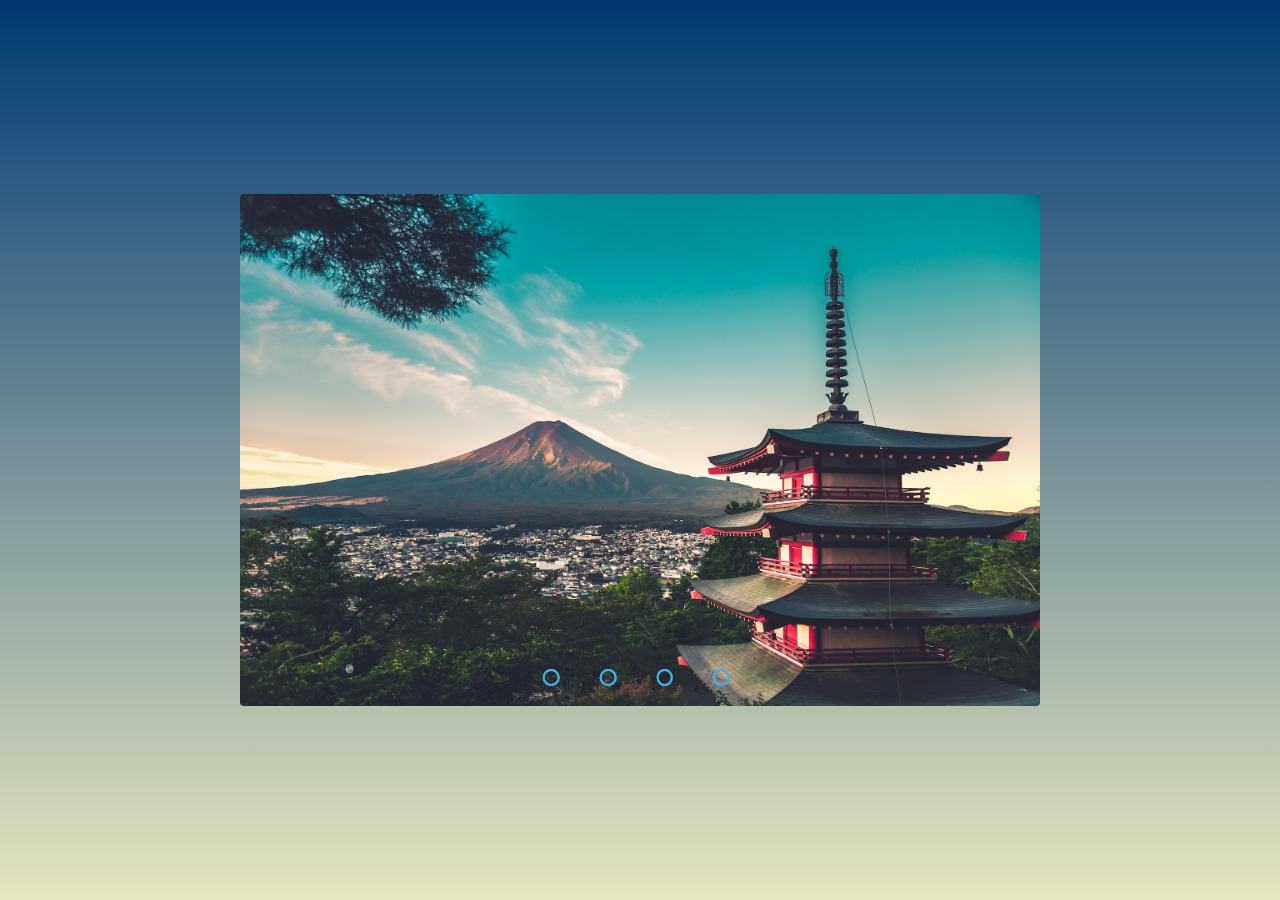
<file: schedule.html>
<!DOCTYPE html>
<html lang="en">
<head>
    <meta charset="UTF-8">
    <meta http-equiv="X-UA-Compatible" content="IE=edge">
    <meta name="viewport" content="width=device-width, initial-scale=1.0">
    <title>Image-Slider</title>
    <link rel="stylesheet" href="/css/schedule.css">
</head>
<!-- A4-dimensions(1785x2526[px]) -->
<body>
    <main class="main-section">
            <!-- image-slider-start -->
        <div class="slider">
            <div class="slides">
                <!-- radio-button-start -->
                <input type="radio" name="radio-btn" id="radio1" >
                <input type="radio" name="radio-btn" id="radio2">
                <input type="radio" name="radio-btn" id="radio3">
                <input type="radio" name="radio-btn" id="radio4">
                <!-- radio-button-ends -->
                <!-- slide-image-starts -->
                <div class="slide first"> 
                    <img src="/assets/image/Mt_Fuji-unsplash.jpg" alt="Fuji">
                </div>
                <div class="slide">
                    <img src="/assets/image/kitten.jpg" alt="Kitten">
                </div>
                <div class="slide">
                    <img src="/assets/image/House.jpg" alt="Snow">
                </div>
                <div class="slide">
                    <img src="/assets/image/snow-mountain-view.jpg" alt="Wall">
                </div> 
                <!-- slide-image-ends -->
                <!-- automatic-navigations-start -->
                <div class="navigation-auto">
                    <div class="auto-btn1"></div>
                    <div class="auto-btn2"></div>
                    <div class="auto-btn3"></div>
                    <div class="auto-btn4"></div>
                </div>
                <!-- manual-navigation-start -->
                <div class="navigation-manual">
                    <label for="radio1" class="manual-btn"></label>
                    <label for="radio2" class="manual-btn"></label>
                    <label for="radio3" class="manual-btn"></label>
                    <label for="radio4" class="manual-btn"></label>
                </div>
                <!-- manual-navigation-end -->
            </div>
        </div>
        <!-- image-slider-end -->
    </main>
</body>
</html>
</file>
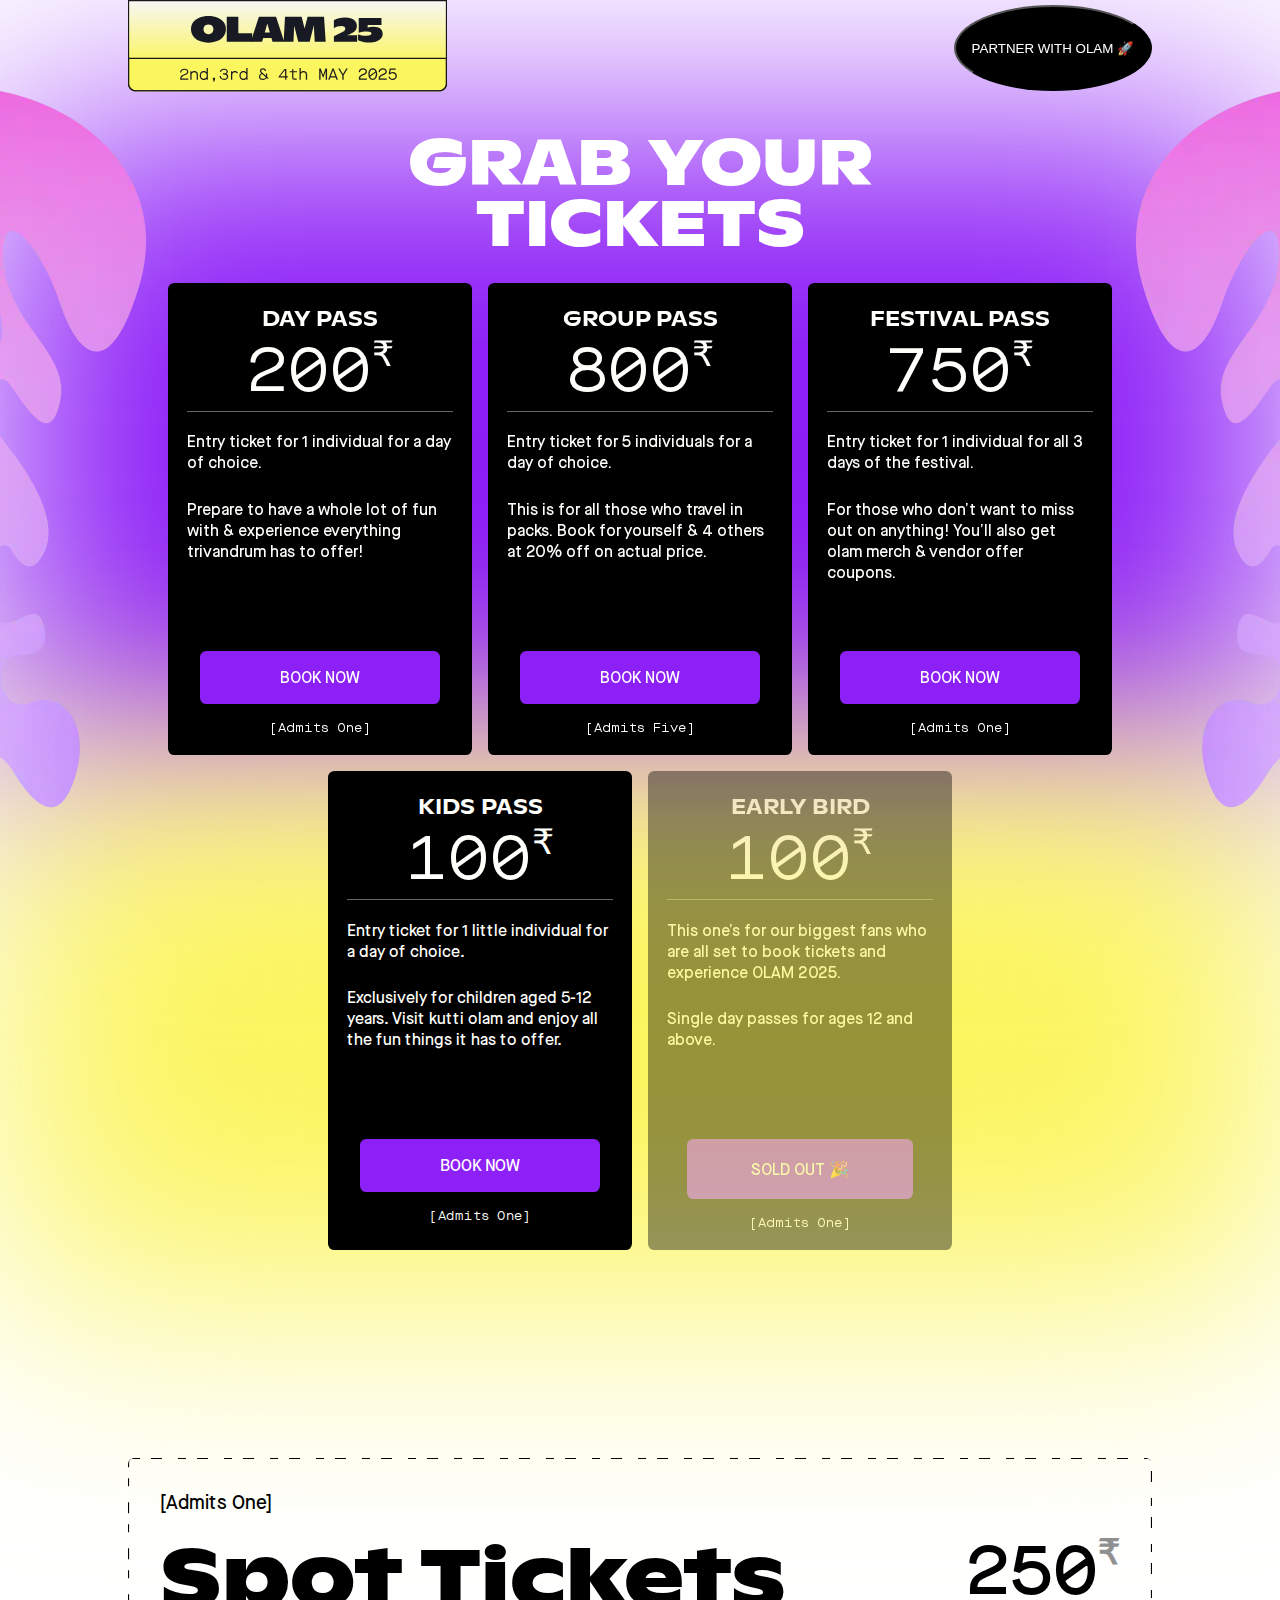
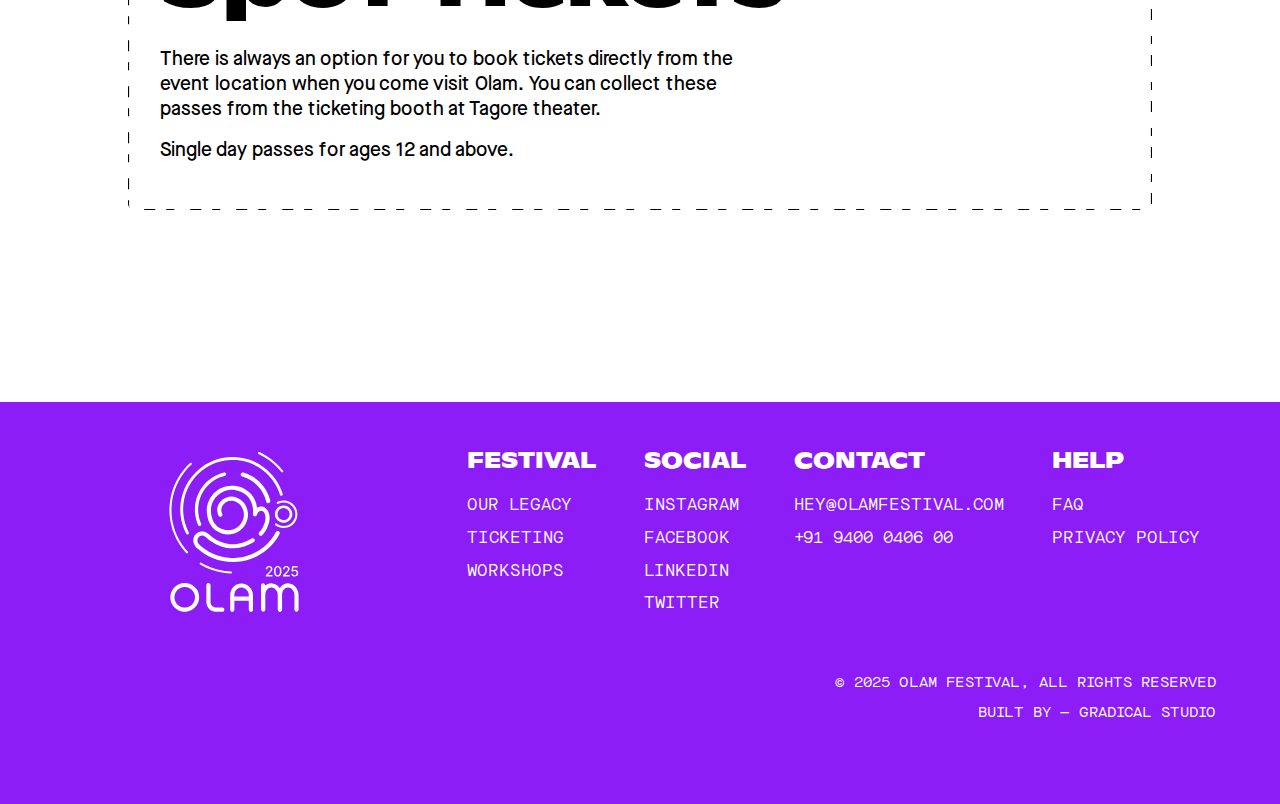
<file: tickets.html>
<!DOCTYPE html>
<html lang="en">
  <head>
    <meta charset="UTF-8" />
    <meta http-equiv="X-UA-Compatible" content="IE=edge" />
    <meta name="viewport" content="width=device-width, initial-scale=1.0" />
    <title>OLAM 2025 | MAY 3,4,5 @ TAGORE THEATRE, TRIVANDRUM</title>
    <link rel="stylesheet" href="./css/ticketsStyle.css" />

    <link rel="icon" href="./assets/favicon.ico/favicon.ico" />
    <!-- Primary Meta Tags -->
    <title>OLAM 2025 | MAY 3,4,5 @ TAGORE THEATRE, TRIVANDRUM</title>
    <meta
      name="title"
      content="OLAM 2025 | MAY 3,4,5 @ TAGORE THEATRE, TRIVANDRUM"
    />
    <meta
      name="description"
      content="Experience Kerala's culture-defining 3 day festival. May 2, 3, 4 at Tagore Theatre, Trivandrum. Tickets are live. "
    />

    <!-- Open Graph / Facebook -->
    <meta property="og:type" content="website" />
    <meta property="og:url" content="https://www.olamfestival.com/" />
    <meta
      property="og:title"
      content="OLAM 2025 | MAY 3,4,5 @ TAGORE THEATRE, TRIVANDRUM"
    />
    <meta
      property="og:description"
      content="Experience Kerala's culture-defining 3 day festival. May 2, 3, 4 at Tagore Theatre, Trivandrum. Tickets are live. "
    />
    <meta property="og:image" content="./assets/meta-imagewbp.webp" />

    <!-- Twitter -->
    <meta property="twitter:card" content="summary_large_image" />
    <meta property="twitter:url" content="https://www.olamfestival.com/" />
    <meta
      property="twitter:title"
      content="OLAM 2025 | MAY 3,4,5 @ TAGORE THEATRE, TRIVANDRUM"
    />
    <meta
      property="twitter:description"
      content="Experience Kerala's culture-defining 3 day festival. May 2, 3, 4 at Tagore Theatre, Trivandrum. Tickets are live. "
    />
    <meta property="twitter:image" content="./assets/meta-imagewbp.webp" />
  </head>

  <body>
    <input type="checkbox" class="toggle" />

    <div class="menu-btn">
      <div class="hmbrg"></div>
    </div>

    <div class="hmbrgOverLay">
      <div class="hmbrgOverLayContainer">
        <div class="sectionA">
          <a href="./index.html" class="sectionAText"><h1>Homepage</h1></a>
          <a href="./tickets.html" class="sectionAText active"
            ><h1>Get Tickets</h1></a
          >
          <a href="./workShops.html" class="sectionAText"><h1>Workshops</h1></a>
          <a href="./legacy.html" class="sectionAText"><h1>Legacy</h1></a>
          <a href="./faq.html" class="sectionAText"><h1>FAQ</h1></a>
          <!-- <a href="./privacy.html" class="sectionAText active"><h1>Privacy Policy</h1></a> -->
        </div>
        <div class="sectionB">
          <div class="sectionBSub">
            <ul>
              <li class="hmbrgOverLayText">Socials</li>
              <a
                href="https://www.instagram.com/olamfestival/"
                class="hmbrgOverLaySubText"
                ><li class="hmbrgOverLaySubTextLink">Instagram</li></a
              >
              <a
                href="https://www.facebook.com/olamfestival/"
                class="hmbrgOverLaySubText"
                ><li class="hmbrgOverLaySubTextLink">Facebook</li></a
              >
              <a
                href="https://twitter.com/olamfestival"
                class="hmbrgOverLaySubText"
                ><li class="hmbrgOverLaySubTextLink">Twitter</li></a
              >
            </ul>
          </div>
          <div class="sectionBSub">
            <ul>
              <li class="hmbrgOverLayText">Contact</li>
              <a href="mailto:hey@olamfestival.com" class="hmbrgOverLaySubText"
                ><li class="hmbrgOverLaySubTextLink">
                  Hey@olamfestival.com
                </li></a
              >
              <a href="tel:+91 9400040600" class="hmbrgOverLaySubText"
                ><li class="hmbrgOverLaySubTextLink">+91 9400 0406 00</li></a
              >
            </ul>
          </div>
        </div>
      </div>
    </div>

    <div class="ticketsContainer">
      <div class="topNav">
        <div class="topFix">
          <div class="logo">
            <a href="./index.html"
              ><img src="./assets/nav-bar/nav-bar-logo-v6.svg" alt=""
            /></a>
          </div>
          <a
            target="_blank"
            href="https://docs.google.com/forms/d/e/1FAIpQLSc24f79LUuNjuPIAx51W3eVfydBD4gEQRztymniKCaHlO8oaQ/viewform?usp=header"
            ><button class="btnTickets" id="myBtn">
              Partner with Olam 🚀
            </button></a
          >
        </div>
      </div>
      <a
        target="_blank"
        href="https://docs.google.com/forms/d/e/1FAIpQLSc24f79LUuNjuPIAx51W3eVfydBD4gEQRztymniKCaHlO8oaQ/viewform?usp=header"
        ><div class="bottomTicket">
          <button class="bottomEarlyBird">Partner with Olam 🚀</button>
        </div></a
      >

      <div class="stickySides">
        <img src="./assets/stickyL.webp" alt="" class="sideStickyL" />
        <img src="./assets/stickyR.webp" alt="" class="sideStickyR" />
      </div>

      <div class="ticketsTop">
        <div class="ticketsTopSection">
          <div class="ticketsTitle">
            <h1>Grab your<br />tickets</h1>
          </div>

          <div class="ticketsCardSection">
            <!-- ticketCardA -->
            <div class="card">
              <div class="cardWrap">
                <div class="cardWrapTop">
                  <p>Day pass</p>
                  <h1>200 <sup>₹</sup></h1>
                </div>
                <div class="cardWrapMid">
                  <p>Entry ticket for 1 individual for a day of choice.</p>
                  <p>
                    Prepare to have a whole lot of fun with & experience
                    everything trivandrum has to offer!
                  </p>
                </div>
                <div class="cardWrapbtn">
                  <a href="https://joboy.in/deals/details/olam-2025"
                    ><button class="cardBtn">BOOK NOW</button></a
                  >
                  <p>[Admits One]</p>
                </div>
              </div>
            </div>

            <!-- ticketCardB -->
            <div class="card">
              <div class="cardWrap">
                <div class="cardWrapTop">
                  <p>GROUP PASS</p>
                  <h1>800 <sup>₹</sup></h1>
                </div>
                <div class="cardWrapMid">
                  <p>Entry ticket for 5 individuals for a day of choice.</p>
                  <p>
                    This is for all those who travel in packs. Book for yourself
                    & 4 others at 20% off on actual price.
                  </p>
                </div>
                <div class="cardWrapbtn">
                  <a href="https://joboy.in/deals/details/olam-2025"
                    ><button class="cardBtn">BOOK NOW</button></a
                  >
                  <p>[Admits Five]</p>
                </div>
              </div>
            </div>

            <!-- ticketCardC -->
            <div class="card">
              <div class="cardWrap">
                <div class="cardWrapTop">
                  <p>Festival pass</p>
                  <h1>750 <sup>₹</sup></h1>
                </div>
                <div class="cardWrapMid">
                  <p>
                    Entry ticket for 1 individual for all 3 days of the
                    festival.
                  </p>
                  <p>
                    For those who don’t want to miss out on anything! You’ll
                    also get olam merch & vendor offer coupons.
                  </p>
                </div>
                <div class="cardWrapbtn">
                  <a href="https://joboy.in/deals/details/olam-2025"
                    ><button class="cardBtn">BOOK NOW</button></a
                  >
                  <p>[Admits One]</p>
                </div>
              </div>
            </div>
          </div>
        </div>
      </div>

      <div class="ticketsMidSection">
        <div class="ticketsCardSection second">
          <!-- ticketCardD -->
          <div class="card">
            <div class="cardWrap">
              <div class="cardWrapTop">
                <p>Kids pass</p>
                <h1>100 <sup>₹</sup></h1>
              </div>
              <div class="cardWrapMid">
                <p>Entry ticket for 1 little individual for a day of choice.</p>
                <p>
                  Exclusively for children aged 5-12 years. Visit kutti olam and
                  enjoy all the fun things it has to offer.
                </p>
              </div>
              <div class="cardWrapbtn">
                <a href="https://joboy.in/deals/details/olam-2025"
                  ><button class="cardBtn">BOOK NOW</button></a
                >
                <p>[Admits One]</p>
              </div>
            </div>
          </div>

          <!-- ticketCardE -->
          <div class="card earlyBird">
            <div class="cardWrap">
              <div class="cardWrapTop">
                <p>Early bird</p>
                <h1>100 <sup>₹</sup></h1>
              </div>
              <div class="cardWrapMid">
                <p>
                  This one’s for our biggest fans who are all set to book
                  tickets and experience OLAM 2025.
                </p>
                <p>Single day passes for ages 12 and above.</p>
              </div>
              <div class="cardWrapbtn">
                <button class="cardBtn out">SOLD OUT 🎉</button>
                <p>[Admits One]</p>
              </div>
            </div>
          </div>
        </div>
      </div>

      <div class="ticketsBottomSection">
        <div class="ticketBottom">
          <div class="ticketBottomText">
            <p>[Admits One]</p>
          </div>

          <div class="spotTickets">
            <div class="spotTicketsTitle">
              <h2>Spot Tickets</h2>
            </div>
            <div class="spotTicketsPrice">
              <h3>250 <sup>₹</sup></h3>
            </div>
          </div>

          <div class="spotTicketsMid">
            <p>
              There is always an option for you to book tickets directly from
              the event location when you come visit Olam. You can collect these
              passes from the ticketing booth at Tagore theater.
            </p>
            <p>Single day passes for ages 12 and above.</p>
          </div>
        </div>
      </div>

      <!-- footer -->
      <footer class="footer">
        <!-- pinWheel -->
        <!-- <div class="pinWheelContainer">
                <img src="./assets/pinWheel.png" alt="">
            </div> -->
        <div class="footerContainer">
          <div class="footerLogo">
            <img src="./assets/olam-svg.svg" alt="" />
          </div>

          <div class="footerLinksContainer">
            <!-- Festival-Links -->
            <div class="Links _A">
              <ul>
                <h3>Festival</h3>
                <li class="footerLink">
                  <a href="./legacy.html">Our Legacy</a>
                </li>
                <li class="footerLink">
                  <a href="./tickets.html">Ticketing</a>
                </li>
                <li class="footerLink">
                  <a href="./workShops.html">Workshops</a>
                </li>
              </ul>

              <!-- <ul class="ul_B">
                            <li class="footerLink lock">Artist lineup🔒</li>
                            <li class="footerLink lock">Spaces🔒</li>
                        </ul> -->
            </div>

            <!-- Social-Links -->
            <div class="Links">
              <ul>
                <h3>Social</h3>
                <li class="footerLink">
                  <a href="https://www.instagram.com/olamfestival/"
                    >Instagram</a
                  >
                </li>
                <li class="footerLink">
                  <a href="https://www.facebook.com/olamfestival/">Facebook</a>
                </li>
                <li class="footerLink">
                  <a href="https://www.linkedin.com/company/olam-festival/"
                    >LinkedIn</a
                  >
                </li>
                <li class="footerLink">
                  <a href="https://twitter.com/olamfestival">Twitter</a>
                </li>
              </ul>
            </div>
            <div class="Links">
              <ul>
                <h3>Contact</h3>
                <li class="footerLink">
                  <a href="mailto:hey@olamfestival.com">hey@olamfestival.com</a>
                </li>
                <li class="footerLink">
                  <a href="tel:+91 9400040600">+91 9400 0406 00</a>
                </li>
              </ul>
            </div>
            <!-- Help-Links -->
            <div class="Links">
              <ul>
                <h3>Help</h3>
                <!-- <li class="footerLink"><a href="">Contact us</a></li> -->
                <a href="./faq.html"><li class="footerLink">Faq</li></a>
                <li class="footerLink">
                  <a href="./privacy.html">Privacy Policy</a>
                </li>
              </ul>
            </div>
          </div>
        </div>
        <div class="gradical">
          <li class="footerLink">© 2025 Olam Festival, All rights reserved</li>
          <a href="https://www.gradical.xyz/" target="_blank"
            ><li class="footerLink">Built by — Gradical Studio</li></a
          >
        </div>
      </footer>
    </div>

    <script>
      document
        .querySelector(".toggle")
        .addEventListener("click", () =>
          document.querySelector(".hmbrgOverLay").classList.toggle("reveal")
        );
    </script>

    <script>
      var url =
        "https://wati-integration-service.clare.ai/ShopifyWidget/shopifyWidget.js?4327";
      var s = document.createElement("script");
      s.type = "text/javascript";
      s.async = true;
      s.src = url;
      var options = {
        enabled: true,
        chatButtonSetting: {
          backgroundColor: "#25D366",
          ctaText: "Talk to us",
          borderRadius: "25",
          marginLeft: "0",
          marginBottom: "50",
          marginRight: "50",
          position: "right",
        },
        brandSetting: {
          brandName: "Olam Festival",
          brandSubTitle: "Welcome to Trivandrum's Favorite Festival!",
          brandImg: "https://olamfestival.com/assets/olam-svg.svg",
          welcomeText: "Hey there! How can we help you?",
          messageText: "Knock, Knock!",
          backgroundColor: "#8618F7",
          ctaText: "Start Chat",
          borderRadius: "2",
          autoShow: false,
          phoneNumber: "918089784394",
        },
      };
      s.onload = function () {
        CreateWhatsappChatWidget(options);
      };
      var x = document.getElementsByTagName("script")[0];
      x.parentNode.insertBefore(s, x);
    </script>
  </body>
</html>
</file>
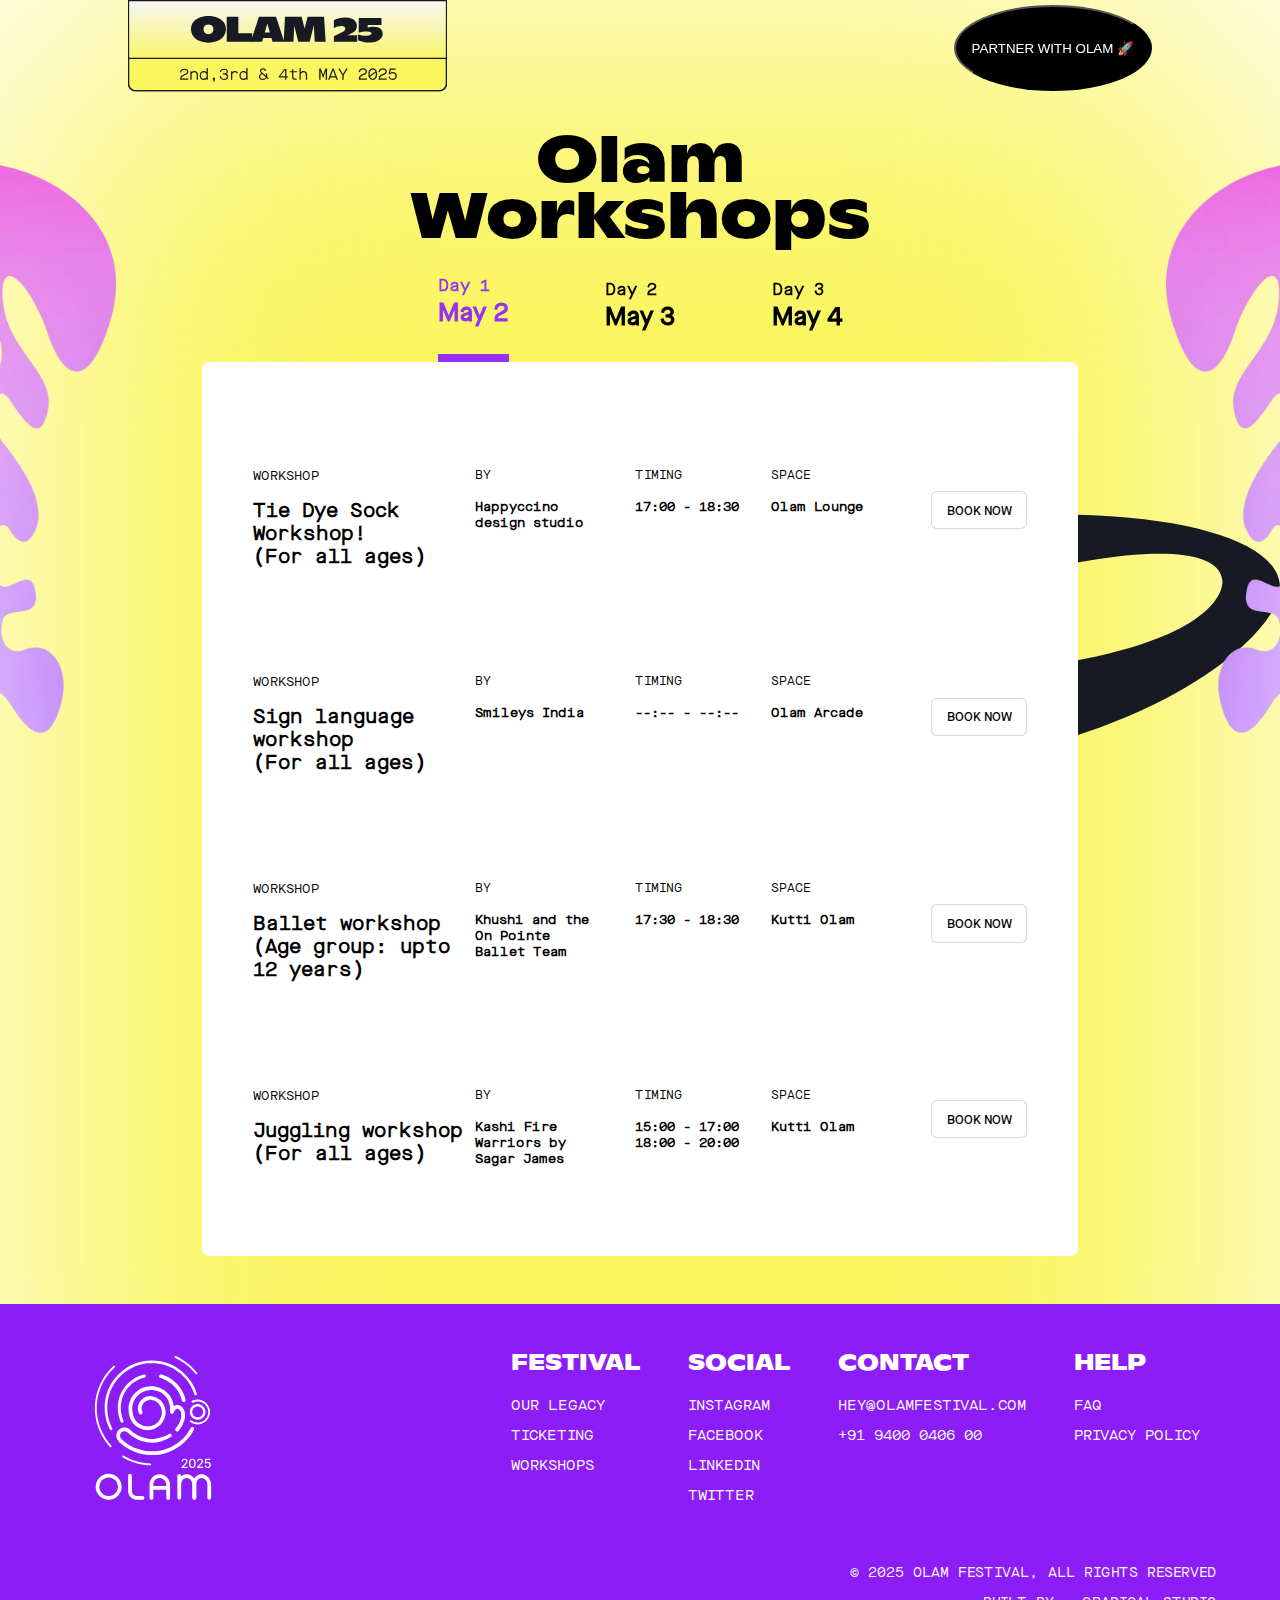
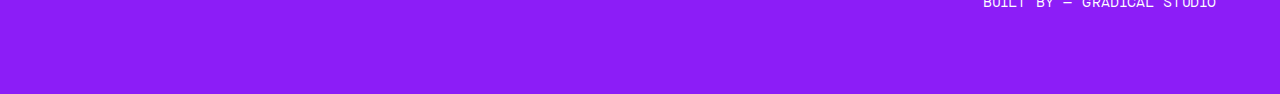
<file: workshops.html>
<!DOCTYPE html>
<html lang="en">
  <head>
    <meta charset="UTF-8" />
    <meta http-equiv="X-UA-Compatible" content="IE=edge" />
    <meta name="viewport" content="width=device-width, initial-scale=1.0" />
    <title>OLAM WORKSHOP 2025 | MAY 2, 3, 4 @ TAGORE THEATRE, TRIVANDRUM</title>

    <link rel="stylesheet" href="/css/workshopsStyle.css" />

    <link rel="icon" href="./assets/favicon.ico/favicon.ico" />
    <!-- Primary Meta Tags -->
    <title>OLAM WORKSHOP 2025 | MAY 2, 3, 4 @ TAGORE THEATRE, TRIVANDRUM</title>
    <meta
      name="title"
      content="OLAM 2025 | MAY 3,4,5 @ TAGORE THEATRE, TRIVANDRUM"
    />
    <meta
      name="description"
      content="Experience Kerala's culture-defining 3 day festival. May 2, 3, 4 at Tagore Theatre, Trivandrum. Tickets are live. "
    />

    <!-- Open Graph / Facebook -->
    <meta property="og:type" content="website" />
    <meta property="og:url" content="https://www.olamfestival.com/" />
    <meta
      property="og:title"
      content="OLAM 2025 | MAY 3,4,5 @ TAGORE THEATRE, TRIVANDRUM"
    />
    <meta
      property="og:description"
      content="Experience Kerala's culture-defining 3 day festival. May 2, 3, 4 at Tagore Theatre, Trivandrum. Tickets are live. "
    />
    <meta property="og:image" content="./assets/meta-imagewbp.webp" />

    <!-- Twitter -->
    <meta property="twitter:card" content="summary_large_image" />
    <meta property="twitter:url" content="https://www.olamfestival.com/" />
    <meta
      property="twitter:title"
      content="OLAM 2025 | MAY 3,4,5 @ TAGORE THEATRE, TRIVANDRUM"
    />
    <meta
      property="twitter:description"
      content="Experience Kerala's culture-defining 3 day festival. May 2, 3, 4 at Tagore Theatre, Trivandrum. Tickets are live. "
    />
    <meta property="twitter:image" content="./assets/meta-imagewbp.webp" />
  </head>
  <body>
    <div class="svgContainer">
      <img src="./assets/throwBackWavy.svg" alt="" width="100%" />
    </div>

    <input type="checkbox" class="toggle" />

    <div class="menu-btn">
      <div class="hmbrg"></div>
    </div>

    <div class="hmbrgOverLay">
      <div class="hmbrgOverLayContainer">
        <div class="sectionA">
          <a href="./index.html" class="sectionAText"><h1>Homepage</h1></a>
          <a href="./tickets.html" class="sectionAText"><h1>Get Tickets</h1></a>
          <a href="./workShops.html" class="sectionAText active"
            ><h1>Workshops</h1></a
          >
          <a href="./legacy.html" class="sectionAText"><h1>Legacy</h1></a>
          <a href="./faq.html" class="sectionAText"><h1>FAQ</h1></a>
          <!-- <a href="./privacy.html" class="sectionAText active"><h1>Privacy Policy</h1></a> -->
        </div>
        <div class="sectionB">
          <div class="sectionBSub">
            <ul>
              <li class="hmbrgOverLayText">Socials</li>
              <a
                href="https://www.instagram.com/olamfestival/"
                class="hmbrgOverLaySubText"
                ><li class="hmbrgOverLaySubTextLink">Instagram</li></a
              >
              <a
                href="https://www.facebook.com/olamfestival/"
                class="hmbrgOverLaySubText"
                ><li class="hmbrgOverLaySubTextLink">Facebook</li></a
              >
              <a
                href="https://twitter.com/olamfestival"
                class="hmbrgOverLaySubText"
                ><li class="hmbrgOverLaySubTextLink">Twitter</li></a
              >
            </ul>
          </div>
          <div class="sectionBSub">
            <ul>
              <li class="hmbrgOverLayText">Contact</li>
              <a href="mailto:hey@olamfestival.com" class="hmbrgOverLaySubText"
                ><li class="hmbrgOverLaySubTextLink">
                  Hey@olamfestival.com
                </li></a
              >
              <a href="tel:+91 9400040600" class="hmbrgOverLaySubText"
                ><li class="hmbrgOverLaySubTextLink">+91 9400 0406 00</li></a
              >
            </ul>
          </div>
        </div>
      </div>
    </div>

    <div class="workShopContainer">
      <div class="topNav">
        <div class="topFix">
          <div class="logo">
            <a href="./index.html"
              ><img src="./assets/nav-bar/nav-bar-logo-v6.svg" alt=""
            /></a>
          </div>
          <a
            target="_blank"
            href="https://docs.google.com/forms/d/e/1FAIpQLSc24f79LUuNjuPIAx51W3eVfydBD4gEQRztymniKCaHlO8oaQ/viewform?usp=header"
            ><button class="btnTickets" id="myBtn">
              Partner with Olam 🚀
            </button></a
          >
        </div>
      </div>

      <!-- <a href="https://joboy.in/deals/details/olam-2025" target="_blank"><div class="bottomTicket">
            <button class="bottomEarlyBird">Grab your tickets 🚀</button>
        </div></a> -->

      <div class="stickySides">
        <img src="./assets/stickyL.webp" alt="" class="sideStickyL" />
        <img src="./assets/stickyR.webp" alt="" class="sideStickyR" />
      </div>

      <div class="innerWrap">
        <div class="mag">
          <div class="workShopTitle">
            <h1>Olam <br />Workshops</h1>
          </div>

          <!-- tabs -->
          <div class="tabs">
            <div class="tabsContainer">
              <!-- tab-1 -->
              <div id="tab-1" class="tab-item tab-border">
                <p>Day 1</p>
                <h3>May 2</h3>
              </div>

              <!-- tab-2 -->
              <div id="tab-2" class="tab-item">
                <p>Day 2</p>
                <h3>May 3</h3>
              </div>

              <!-- tab-3 -->
              <div id="tab-3" class="tab-item">
                <p>Day 3</p>
                <h3>May 4</h3>
              </div>
            </div>
          </div>
        </div>

        <!-- tab-content -->
        <div class="tab-content">
          <!-- FIRST-SECTION -->
          <div class="tab-content-Container show" id="tab-1-content">
            <!-- tab-content-1 -->
            <div class="tab-content-item">
              <!-- WHOLE-WRAPPER -->
              <div class="tab-inner-content-wrap">
                <div class="tab-content-wrapper">
                  <!-- WORKSHOP-DESCRIPTION -->
                  <div class="workshopDescript">
                    <p>Workshop</p>
                    <h3>Tie Dye Sock Workshop!<br />(For all ages)</h3>
                  </div>
                  <div class="byTimingContainer">
                    <!-- BY -->
                    <div class="workshopBy">
                      <!--height must be auto -->
                      <p>By</p>
                      <h3>Happyccino</h3>
                      <h3>design studio</h3>
                    </div>
                    <!-- TIMING -->
                    <div class="workshopTiming">
                      <p>Timing</p>
                      <h3>17:00 - 18:30</h3>
                      <!-- <h3>11:30 - 13:00</h3>
                                        <h3>11:30 - 13:00</h3> -->
                    </div>
                    <!-- SPACE -->
                    <div class="workshopSpace">
                      <p>Space</p>
                      <h3>Olam Lounge</h3>
                    </div>
                  </div>
                </div>
                <!-- BOOKNOW-BUTTON -->
                <div class="workshopButton">
                  <a
                    href="https://joboy.in/deals/details/olam-tie-die-sock-workshop-for-adults"
                    ><button class="workshopBtn">Book Now</button></a
                  >
                </div>
              </div>
            </div>

            <!-- tab-content-2 -->
            <div class="tab-content-item">
              <!-- WHOLE-WRAPPER -->
              <div class="tab-inner-content-wrap">
                <div class="tab-content-wrapper">
                  <!-- WORKSHOP-DESCRIPTION -->
                  <div class="workshopDescript">
                    <p>Workshop</p>
                    <h3>Sign language workshop<br />(For all ages)</h3>
                  </div>
                  <div class="byTimingContainer">
                    <!-- BY -->
                    <div class="workshopBy">
                      <!--height must be auto -->
                      <p>By</p>
                      <h3>Smileys India</h3>
                      <!-- <h3>design studio</h3> -->
                    </div>
                    <!-- TIMING -->
                    <div class="workshopTiming">
                      <p>Timing</p>
                      <h3>--:-- - --:--</h3>
                      <!-- <h3>11:30 - 13:00</h3>
                                        <h3>11:30 - 13:00</h3> -->
                    </div>
                    <!-- SPACE -->
                    <div class="workshopSpace">
                      <p>Space</p>
                      <h3>Olam Arcade</h3>
                    </div>
                  </div>
                </div>
                <!-- BOOKNOW-BUTTON -->
                <div class="workshopButton">
                  <a
                    href="https://joboy.in/deals/details/olam-sign-language-workshop"
                    ><button class="workshopBtn">Book Now</button></a
                  >
                </div>
              </div>
            </div>

            <!-- tab-content-3 -->
            <div class="tab-content-item">
              <!-- WHOLE-WRAPPER -->
              <div class="tab-inner-content-wrap">
                <div class="tab-content-wrapper">
                  <!-- WORKSHOP-DESCRIPTION -->
                  <div class="workshopDescript">
                    <p>Workshop</p>
                    <h3>Ballet workshop<br />(Age group: upto 12 years)</h3>
                  </div>
                  <div class="byTimingContainer">
                    <!-- BY -->
                    <div class="workshopBy">
                      <!--height must be auto -->
                      <p>By</p>
                      <h3>Khushi and the On Pointe Ballet Team</h3>
                      <!-- <h3>design studio</h3> -->
                    </div>
                    <!-- TIMING -->
                    <div class="workshopTiming">
                      <p>Timing</p>
                      <h3>17:30 - 18:30</h3>
                      <!-- <h3>11:30 - 13:00</h3>
                                        <h3>11:30 - 13:00</h3> -->
                    </div>
                    <!-- SPACE -->
                    <div class="workshopSpace">
                      <p>Space</p>
                      <h3>Kutti Olam</h3>
                    </div>
                  </div>
                </div>
                <!-- BOOKNOW-BUTTON -->
                <div class="workshopButton">
                  <a href="https://joboy.in/deals/details/olam-ballet-workshop"
                    ><button class="workshopBtn">Book Now</button></a
                  >
                </div>
              </div>
            </div>

            <!-- tab-content-4 -->
            <div class="tab-content-item">
              <!-- WHOLE-WRAPPER -->
              <div class="tab-inner-content-wrap">
                <div class="tab-content-wrapper">
                  <!-- WORKSHOP-DESCRIPTION -->
                  <div class="workshopDescript">
                    <p>Workshop</p>
                    <h3>Juggling workshop<br />(For all ages)</h3>
                  </div>

                  <div class="byTimingContainer">
                    <!-- BY -->
                    <div class="workshopBy">
                      <!--height must be auto -->
                      <p>By</p>
                      <h3>
                        Kashi Fire <br />Warriors by <br />
                        Sagar James
                      </h3>
                    </div>
                    <!-- TIMING -->
                    <div class="workshopTiming">
                      <p>Timing</p>
                      <h3>15:00 - 17:00</h3>
                      <h3>18:00 - 20:00</h3>
                    </div>
                    <!-- SPACE -->
                    <div class="workshopSpace">
                      <p>Space</p>
                      <h3>Kutti Olam</h3>
                    </div>
                  </div>
                </div>
                <!-- BOOKNOW-BUTTON -->
                <div class="workshopButton">
                  <a
                    href="https://joboy.in/deals/details/olam-juggling-workshop"
                    ><button class="workshopBtn">Book Now</button></a
                  >
                </div>
              </div>
            </div>
          </div>

          <!-- SECOND-SECTION -->
          <div class="tab-content-Container" id="tab-2-content">
            <!-- tab-content-1 -->
            <div class="tab-content-item">
              <!-- WHOLE-WRAPPER -->
              <div class="tab-inner-content-wrap">
                <div class="tab-content-wrapper">
                  <!-- WORKSHOP-DESCRIPTION -->
                  <div class="workshopDescript">
                    <p>Workshop</p>
                    <h3>
                      Pottery workshops for kids<br />(Age group: upto 12 years)
                    </h3>
                  </div>

                  <div class="byTimingContainer">
                    <!-- BY -->
                    <div class="workshopBy">
                      <!--height must be auto -->
                      <p>By</p>
                      <h3>
                        Kosava by <br />
                        Rosa Abraham
                      </h3>
                      <!-- <h3>Warriors by Sagar</h3>
                                    <h3>James</h3> -->
                    </div>
                    <!-- TIMING -->
                    <div class="workshopTiming">
                      <p>Timing</p>
                      <h3>11:30 - 13:00</h3>
                      <!-- <h3>11:30 - 13:00</h3>
                                    <h3>11:30 - 13:00</h3> -->
                    </div>
                    <!-- SPACE -->
                    <div class="workshopSpace">
                      <p>Space</p>
                      <h3>Kutti Olam</h3>
                    </div>
                  </div>
                </div>
                <!-- BOOKNOW-BUTTON -->
                <div class="workshopButton">
                  <a
                    href="https://joboy.in/deals/details/olam-pottery-workshop-for-kids"
                    ><button class="workshopBtn">Book Now</button></a
                  >
                </div>
              </div>
            </div>
            <!-- tab-content-2 -->
            <div class="tab-content-item">
              <!-- WHOLE-WRAPPER -->
              <div class="tab-inner-content-wrap">
                <div class="tab-content-wrapper">
                  <!-- WORKSHOP-DESCRIPTION -->
                  <div class="workshopDescript">
                    <p>Workshop</p>
                    <h3>Double hooping workshop<br />(For all ages)</h3>
                  </div>

                  <div class="byTimingContainer">
                    <!-- BY -->
                    <div class="workshopBy">
                      <!--height must be auto -->
                      <p>By</p>
                      <h3>
                        Kashi Fire <br />Warriors by <br />
                        Sagar James
                      </h3>
                    </div>
                    <!-- TIMING -->
                    <div class="workshopTiming">
                      <p>Timing</p>
                      <h3>15:00 - 17:00</h3>
                      <h3>18:00 - 20:00</h3>
                      <!-- <h3>11:30 - 13:00</h3> -->
                    </div>
                    <!-- SPACE -->
                    <div class="workshopSpace">
                      <p>Space</p>
                      <h3>Workshop zone</h3>
                    </div>
                  </div>
                </div>
                <!-- BOOKNOW-BUTTON -->
                <div class="workshopButton">
                  <a
                    href="https://joboy.in/deals/details/olam-double-hooping-workshop"
                    ><button class="workshopBtn">Book Now</button></a
                  >
                </div>
              </div>
            </div>

            <!-- tab-content-4 -->
            <div class="tab-content-item">
              <!-- WHOLE-WRAPPER -->
              <div class="tab-inner-content-wrap">
                <div class="tab-content-wrapper">
                  <!-- WORKSHOP-DESCRIPTION -->
                  <div class="workshopDescript">
                    <p>Workshop</p>
                    <h3>Slackline workshop <br />(For all ages)</h3>
                  </div>

                  <div class="byTimingContainer">
                    <!-- BY -->
                    <div class="workshopBy">
                      <!--height must be auto -->
                      <p>By</p>
                      <h3>Sibby Varghese</h3>
                    </div>
                    <!-- TIMING -->
                    <div class="workshopTiming">
                      <p>Timing</p>
                      <h3>11:30 - 13:00</h3>
                      <h3>17:00 - 18:30</h3>
                    </div>
                    <!-- SPACE -->
                    <div class="workshopSpace">
                      <p>Space</p>
                      <h3>Workshop zone</h3>
                    </div>
                  </div>
                </div>
                <!-- BOOKNOW-BUTTON -->
                <div class="workshopButton">
                  <a
                    href="https://joboy.in/deals/details/olam-slackline-workshop"
                    ><button class="workshopBtn">Book Now</button></a
                  >
                </div>
              </div>
            </div>

            <!-- tab-content-5 -->
            <div class="tab-content-item">
              <!-- WHOLE-WRAPPER -->
              <div class="tab-inner-content-wrap">
                <div class="tab-content-wrapper">
                  <!-- WORKSHOP-DESCRIPTION -->
                  <div class="workshopDescript">
                    <p>Workshop</p>
                    <h3>Cyanotope printmaking <br />(For all ages)</h3>
                  </div>

                  <div class="byTimingContainer">
                    <!-- BY -->
                    <div class="workshopBy">
                      <!--height must be auto -->
                      <p>By</p>
                      <h3>Rajeev Peethambaran</h3>
                    </div>
                    <!-- TIMING -->
                    <div class="workshopTiming">
                      <p>Timing</p>
                      <h3>11:30 - 13:30</h3>
                    </div>
                    <!-- SPACE -->
                    <div class="workshopSpace">
                      <p>Space</p>
                      <h3>Workshop zone</h3>
                    </div>
                  </div>
                </div>
                <!-- BOOKNOW-BUTTON -->
                <div class="workshopButton">
                  <a
                    href="https://joboy.in/deals/details/olam-cyanotype-printmaking-workshop"
                    ><button class="workshopBtn">Book Now</button></a
                  >
                </div>
              </div>
            </div>

            <!-- tab-content-6 -->
            <div class="tab-content-item">
              <!-- WHOLE-WRAPPER -->
              <div class="tab-inner-content-wrap">
                <div class="tab-content-wrapper">
                  <!-- WORKSHOP-DESCRIPTION -->
                  <div class="workshopDescript">
                    <p>Workshop</p>
                    <h3>Pet yoga <br />(For all ages)</h3>
                  </div>

                  <div class="byTimingContainer">
                    <!-- BY -->
                    <div class="workshopBy">
                      <!--height must be auto -->
                      <p>By</p>
                      <h3>PAWGA</h3>
                    </div>
                    <!-- TIMING -->
                    <div class="workshopTiming">
                      <p>Timing</p>
                      <h3>10:30 - 11:30</h3>
                      <h3>17:00 - 18:00</h3>
                    </div>
                    <!-- SPACE -->
                    <div class="workshopSpace">
                      <p>Space</p>
                      <h3>Pet Zone</h3>
                    </div>
                  </div>
                </div>
                <!-- BOOKNOW-BUTTON -->
                <div class="workshopButton">
                  <a href="https://joboy.in/deals/details/olam-pet-ypoga"
                    ><button class="workshopBtn">Book Now</button></a
                  >
                </div>
              </div>
            </div>

            <!-- tab-content-8 -->
            <div class="tab-content-item">
              <!-- WHOLE-WRAPPER -->
              <div class="tab-inner-content-wrap">
                <div class="tab-content-wrapper">
                  <!-- WORKSHOP-DESCRIPTION -->
                  <div class="workshopDescript">
                    <p>Workshop</p>
                    <h3>Pebble painting <br />(Age group: upto 12 years)</h3>
                  </div>

                  <div class="byTimingContainer">
                    <!-- BY -->
                    <div class="workshopBy">
                      <!--height must be auto -->
                      <p>By</p>
                      <h3>Artswathe</h3>
                    </div>
                    <!-- TIMING -->
                    <div class="workshopTiming">
                      <p>Timing</p>
                      <h3>16:30 - 17:30</h3>
                    </div>
                    <!-- SPACE -->
                    <div class="workshopSpace">
                      <p>Space</p>
                      <h3>Kutti Olam</h3>
                    </div>
                  </div>
                </div>
                <!-- BOOKNOW-BUTTON -->
                <div class="workshopButton">
                  <a
                    href="https://joboy.in/deals/details/olam-pebble-painting-workshop-for-kids"
                    ><button class="workshopBtn">Book Now</button></a
                  >
                </div>
              </div>
            </div>

            <!-- tab-content-2 -->
            <div class="tab-content-item">
              <!-- WHOLE-WRAPPER -->
              <div class="tab-inner-content-wrap">
                <div class="tab-content-wrapper">
                  <!-- WORKSHOP-DESCRIPTION -->
                  <div class="workshopDescript">
                    <p>Workshop</p>
                    <h3>Sign language workshop<br />(For all ages)</h3>
                  </div>
                  <div class="byTimingContainer">
                    <!-- BY -->
                    <div class="workshopBy">
                      <!--height must be auto -->
                      <p>By</p>
                      <h3>Smileys India</h3>
                      <!-- <h3>design studio</h3> -->
                    </div>
                    <!-- TIMING -->
                    <div class="workshopTiming">
                      <p>Timing</p>
                      <h3>--:-- - --:--</h3>
                      <!-- <h3>11:30 - 13:00</h3>
                                        <h3>11:30 - 13:00</h3> -->
                    </div>
                    <!-- SPACE -->
                    <div class="workshopSpace">
                      <p>Space</p>
                      <h3>Olam Arcade</h3>
                    </div>
                  </div>
                </div>
                <!-- BOOKNOW-BUTTON -->
                <div class="workshopButton">
                  <a
                    href="https://joboy.in/deals/details/olam-sign-language-workshop"
                    ><button class="workshopBtn">Book Now</button></a
                  >
                </div>
              </div>
            </div>

            <!-- tab-content-10 -->
            <div class="tab-content-item">
              <!-- WHOLE-WRAPPER -->
              <div class="tab-inner-content-wrap">
                <div class="tab-content-wrapper">
                  <!-- WORKSHOP-DESCRIPTION -->
                  <div class="workshopDescript">
                    <p>Workshop</p>
                    <h3>
                      Clay making for kids<br />(Age group: upto 12 years)
                    </h3>
                  </div>

                  <div class="byTimingContainer">
                    <!-- BY -->
                    <div class="workshopBy">
                      <!--height must be auto -->
                      <p>By</p>
                      <h3>Amna Mariyam</h3>
                    </div>
                    <!-- TIMING -->
                    <div class="workshopTiming">
                      <p>Timing</p>
                      <h3>13:30 - 15:00</h3>
                    </div>
                    <!-- SPACE -->
                    <div class="workshopSpace">
                      <p>Space</p>
                      <h3>Kutti Olam</h3>
                    </div>
                  </div>
                </div>
                <!-- BOOKNOW-BUTTON -->
                <div class="workshopButton">
                  <a
                    href="https://joboy.in/deals/details/olam-clay-making-workshop"
                    ><button class="workshopBtn">Book Now</button></a
                  >
                </div>
              </div>
            </div>

            <!-- tab-content-11 -->
            <div class="tab-content-item">
              <!-- WHOLE-WRAPPER -->
              <div class="tab-inner-content-wrap">
                <div class="tab-content-wrapper">
                  <!-- WORKSHOP-DESCRIPTION -->
                  <div class="workshopDescript">
                    <p>Workshop</p>
                    <h3>Clowning workshop<br />(For all ages)</h3>
                  </div>

                  <div class="byTimingContainer">
                    <!-- BY -->
                    <div class="workshopBy">
                      <!--height must be auto -->
                      <p>By</p>
                      <h3>Ajithlal Sivalal - Space of Act</h3>
                    </div>
                    <!-- TIMING -->
                    <div class="workshopTiming">
                      <p>Timing</p>
                      <h3>10:30 - 13:00</h3>
                    </div>
                    <!-- SPACE -->
                    <div class="workshopSpace">
                      <p>Space</p>
                      <h3>Workshop zone</h3>
                    </div>
                  </div>
                </div>
                <!-- BOOKNOW-BUTTON -->
                <div class="workshopButton">
                  <a
                    href="https://joboy.in/deals/details/olam-clowning-workshop"
                    ><button class="workshopBtn">Book Now</button></a
                  >
                </div>
              </div>
            </div>

            <!-- tab-content-12 -->
            <div class="tab-content-item">
              <!-- WHOLE-WRAPPER -->
              <div class="tab-inner-content-wrap">
                <div class="tab-content-wrapper">
                  <!-- WORKSHOP-DESCRIPTION -->
                  <div class="workshopDescript">
                    <p>Workshop</p>
                    <h3>Wall art painting workshop <br />(For all ages)</h3>
                  </div>

                  <div class="byTimingContainer">
                    <!-- BY -->
                    <div class="workshopBy">
                      <!--height must be auto -->
                      <p>By</p>
                      <h3>Happyccino design studio</h3>
                    </div>
                    <!-- TIMING -->
                    <div class="workshopTiming">
                      <p>Timing</p>
                      <h3>17:00 - 18:30</h3>
                    </div>
                    <!-- SPACE -->
                    <div class="workshopSpace">
                      <p>Space</p>
                      <h3>Workshop zone</h3>
                    </div>
                  </div>
                </div>
                <!-- BOOKNOW-BUTTON -->
                <div class="workshopButton">
                  <a
                    href="https://joboy.in/deals/details/olam-Wall-art-painting-workshop"
                    ><button class="workshopBtn">Book Now</button></a
                  >
                </div>
              </div>
            </div>
          </div>

          <!-- THIRD-SECTION -->
          <div class="tab-content-Container" id="tab-3-content">
            <!-- tab-content-1 -->
            <div class="tab-content-item">
              <!-- WHOLE-WRAPPER -->
              <div class="tab-inner-content-wrap">
                <div class="tab-content-wrapper">
                  <!-- WORKSHOP-DESCRIPTION -->
                  <div class="workshopDescript">
                    <p>Workshop</p>
                    <h3>
                      Pottery workshops <br />for adults (Terracotta)<br />(Age
                      group: above 13 years)
                    </h3>
                  </div>

                  <div class="byTimingContainer">
                    <!-- BY -->
                    <div class="workshopBy">
                      <!--height must be auto -->
                      <p>By</p>
                      <h3>Kosava by <br />Rosa Abraham</h3>
                    </div>
                    <!-- TIMING -->
                    <div class="workshopTiming">
                      <p>Timing</p>
                      <h3>11:30 - 13:00</h3>
                    </div>
                    <!-- SPACE -->
                    <div class="workshopSpace">
                      <p>Space</p>
                      <h3>Kutti Olam</h3>
                    </div>
                  </div>
                </div>
                <!-- BOOKNOW-BUTTON -->
                <div class="workshopButton">
                  <a
                    href="https://joboy.in/deals/details/olam-pottery-workshop-for-adults"
                    ><button class="workshopBtn">Book Now</button></a
                  >
                </div>
              </div>
            </div>
            <!-- tab-content-2 -->
            <div class="tab-content-item">
              <!-- WHOLE-WRAPPER -->
              <div class="tab-inner-content-wrap">
                <div class="tab-content-wrapper">
                  <!-- WORKSHOP-DESCRIPTION -->
                  <div class="workshopDescript">
                    <p>Workshop</p>
                    <h3>
                      Pottery workshops <br />for adults (Glazed)<br />(Age
                      group: above 13 years)
                    </h3>
                  </div>

                  <div class="byTimingContainer">
                    <!-- BY -->
                    <div class="workshopBy">
                      <!--height must be auto -->
                      <p>By</p>
                      <h3>Kosava by <br />Rosa Abraham</h3>
                    </div>
                    <!-- TIMING -->
                    <div class="workshopTiming">
                      <p>Timing</p>
                      <h3>15:00 - 14:30</h3>
                    </div>
                    <!-- SPACE -->
                    <div class="workshopSpace">
                      <p>Space</p>
                      <h3>Kutti Olam</h3>
                    </div>
                  </div>
                </div>
                <!-- BOOKNOW-BUTTON -->
                <div class="workshopButton">
                  <a
                    href="https://joboy.in/deals/details/olam-glazed-pottery-workshop-for-adults"
                    ><button class="workshopBtn">Book Now</button></a
                  >
                </div>
              </div>
            </div>

            <!-- tab-content-3 -->
            <div class="tab-content-item">
              <!-- WHOLE-WRAPPER -->
              <div class="tab-inner-content-wrap">
                <div class="tab-content-wrapper">
                  <!-- WORKSHOP-DESCRIPTION -->
                  <div class="workshopDescript">
                    <p>Workshop</p>
                    <h3>Poi workshop <br />(For all ages)</h3>
                  </div>

                  <div class="byTimingContainer">
                    <!-- BY -->
                    <div class="workshopBy">
                      <!--height must be auto -->
                      <p>By</p>
                      <h3>
                        Kashi Fire <br />Warriors by <br />
                        Sagar James
                      </h3>
                    </div>
                    <!-- TIMING -->
                    <div class="workshopTiming">
                      <p>Timing</p>
                      <h3>15:00 - 17:00</h3>
                      <h3>18:00 - 20:00</h3>
                    </div>
                    <!-- SPACE -->
                    <div class="workshopSpace">
                      <p>Space</p>
                      <h3>Workshop zone</h3>
                    </div>
                  </div>
                </div>
                <!-- BOOKNOW-BUTTON -->
                <div class="workshopButton">
                  <a href="https://joboy.in/deals/details/olam-poi-workshop"
                    ><button class="workshopBtn">Book Now</button></a
                  >
                </div>
              </div>
            </div>

            <!-- tab-content-4 -->
            <div class="tab-content-item">
              <!-- WHOLE-WRAPPER -->
              <div class="tab-inner-content-wrap">
                <div class="tab-content-wrapper">
                  <!-- WORKSHOP-DESCRIPTION -->
                  <div class="workshopDescript">
                    <p>Workshop</p>
                    <h3>Block printing <br />(For all ages)</h3>
                  </div>

                  <div class="byTimingContainer">
                    <!-- BY -->
                    <div class="workshopBy">
                      <!--height must be auto -->
                      <p>By</p>
                      <h3>Artswathe</h3>
                    </div>
                    <!-- TIMING -->
                    <div class="workshopTiming">
                      <p>Timing</p>
                      <h3>15:30 - 17:30</h3>
                    </div>
                    <!-- SPACE -->
                    <div class="workshopSpace">
                      <p>Space</p>
                      <h3>Wellness zone</h3>
                    </div>
                  </div>
                </div>
                <!-- BOOKNOW-BUTTON -->
                <div class="workshopButton">
                  <a
                    href="https://joboy.in/deals/details/olam-block-printing-workshop"
                    ><button class="workshopBtn">Book Now</button></a
                  >
                </div>
              </div>
            </div>

            <!-- tab-content-5 -->
            <div class="tab-content-item">
              <!-- WHOLE-WRAPPER -->
              <div class="tab-inner-content-wrap">
                <div class="tab-content-wrapper">
                  <!-- WORKSHOP-DESCRIPTION -->
                  <div class="workshopDescript">
                    <p>Workshop</p>
                    <h3>Slackline workshop <br />(For all ages)</h3>
                  </div>

                  <div class="byTimingContainer">
                    <!-- BY -->
                    <div class="workshopBy">
                      <!--height must be auto -->
                      <p>By</p>
                      <h3>Sibby Varghese</h3>
                    </div>
                    <!-- TIMING -->
                    <div class="workshopTiming">
                      <p>Timing</p>
                      <h3>11:30 - 13:00</h3>
                      <h3>17:00 - 18:30</h3>
                    </div>
                    <!-- SPACE -->
                    <div class="workshopSpace">
                      <p>Space</p>
                      <h3>Workshop zone</h3>
                    </div>
                  </div>
                </div>
                <!-- BOOKNOW-BUTTON -->
                <div class="workshopButton">
                  <a
                    href="https://joboy.in/deals/details/olam-slackline-workshop"
                    ><button class="workshopBtn">Book Now</button></a
                  >
                </div>
              </div>
            </div>

            <!-- tab-content-6 -->
            <div class="tab-content-item">
              <!-- WHOLE-WRAPPER -->
              <div class="tab-inner-content-wrap">
                <div class="tab-content-wrapper">
                  <!-- WORKSHOP-DESCRIPTION -->
                  <div class="workshopDescript">
                    <p>Workshop</p>
                    <h3>Sign language workshop<br />(For all ages)</h3>
                  </div>
                  <div class="byTimingContainer">
                    <!-- BY -->
                    <div class="workshopBy">
                      <!--height must be auto -->
                      <p>By</p>
                      <h3>Smileys India</h3>
                      <!-- <h3>design studio</h3> -->
                    </div>
                    <!-- TIMING -->
                    <div class="workshopTiming">
                      <p>Timing</p>
                      <h3>--:-- - --:--</h3>
                      <!-- <h3>11:30 - 13:00</h3>
                                        <h3>11:30 - 13:00</h3> -->
                    </div>
                    <!-- SPACE -->
                    <div class="workshopSpace">
                      <p>Space</p>
                      <h3>Olam Arcade</h3>
                    </div>
                  </div>
                </div>
                <!-- BOOKNOW-BUTTON -->
                <div class="workshopButton">
                  <a
                    href="https://joboy.in/deals/details/olam-sign-language-workshop"
                    ><button class="workshopBtn">Book Now</button></a
                  >
                </div>
              </div>
            </div>

            <!-- tab-content-7 -->
            <div class="tab-content-item">
              <!-- WHOLE-WRAPPER -->
              <div class="tab-inner-content-wrap">
                <div class="tab-content-wrapper">
                  <!-- WORKSHOP-DESCRIPTION -->
                  <div class="workshopDescript">
                    <p>Workshop</p>
                    <h3>Cyanotope printmaking <br />(For all ages)</h3>
                  </div>

                  <div class="byTimingContainer">
                    <!-- BY -->
                    <div class="workshopBy">
                      <!--height must be auto -->
                      <p>By</p>
                      <h3>Rajeev Peethambaran</h3>
                    </div>
                    <!-- TIMING -->
                    <div class="workshopTiming">
                      <p>Timing</p>
                      <h3>13:30 - 15:30</h3>
                    </div>
                    <!-- SPACE -->
                    <div class="workshopSpace">
                      <p>Space</p>
                      <h3>Workshop zone</h3>
                    </div>
                  </div>
                </div>
                <!-- BOOKNOW-BUTTON -->
                <div class="workshopButton">
                  <a
                    href="https://joboy.in/deals/details/olam-cyanotype-printmaking-workshop"
                    ><button class="workshopBtn">Book Now</button></a
                  >
                </div>
              </div>
            </div>

            <!-- tab-content-8 -->
            <div class="tab-content-item">
              <!-- WHOLE-WRAPPER -->
              <div class="tab-inner-content-wrap">
                <div class="tab-content-wrapper">
                  <!-- WORKSHOP-DESCRIPTION -->
                  <div class="workshopDescript">
                    <p>Workshop</p>
                    <h3>Pet yoga <br />(For all ages)</h3>
                  </div>

                  <div class="byTimingContainer">
                    <!-- BY -->
                    <div class="workshopBy">
                      <!--height must be auto -->
                      <p>By</p>
                      <h3>PAWGA</h3>
                    </div>
                    <!-- TIMING -->
                    <div class="workshopTiming">
                      <p>Timing</p>
                      <h3>10:30 - 11:30</h3>
                      <h3>17:00 - 18:00</h3>
                    </div>
                    <!-- SPACE -->
                    <div class="workshopSpace">
                      <p>Space</p>
                      <h3>Pet Zone</h3>
                    </div>
                  </div>
                </div>
                <!-- BOOKNOW-BUTTON -->
                <div class="workshopButton">
                  <a href="https://joboy.in/deals/details/olam-pet-ypoga"
                    ><button class="workshopBtn">Book Now</button></a
                  >
                </div>
              </div>
            </div>

            <!-- tab-content-10 -->
            <div class="tab-content-item">
              <!-- WHOLE-WRAPPER -->
              <div class="tab-inner-content-wrap">
                <div class="tab-content-wrapper">
                  <!-- WORKSHOP-DESCRIPTION -->
                  <div class="workshopDescript">
                    <p>Workshop</p>
                    <h3>
                      Clay making for kids<br />(Age group: upto 12 years)
                    </h3>
                  </div>

                  <div class="byTimingContainer">
                    <!-- BY -->
                    <div class="workshopBy">
                      <!--height must be auto -->
                      <p>By</p>
                      <h3>Amna Mariyam</h3>
                    </div>
                    <!-- TIMING -->
                    <div class="workshopTiming">
                      <p>Timing</p>
                      <h3>15:00 - 16:30</h3>
                    </div>
                    <!-- SPACE -->
                    <div class="workshopSpace">
                      <p>Space</p>
                      <h3>Kutti Olam</h3>
                    </div>
                  </div>
                </div>
                <!-- BOOKNOW-BUTTON -->
                <div class="workshopButton">
                  <a
                    href="https://joboy.in/deals/details/olam-clay-making-workshop"
                    ><button class="workshopBtn">Book Now</button></a
                  >
                </div>
              </div>
            </div>

            <!-- tab-content-11 -->
            <div class="tab-content-item">
              <!-- WHOLE-WRAPPER -->
              <div class="tab-inner-content-wrap">
                <div class="tab-content-wrapper">
                  <!-- WORKSHOP-DESCRIPTION -->
                  <div class="workshopDescript">
                    <p>Workshop</p>
                    <h3>Kutty Koottam<br />(Age group: upto 12 years)</h3>
                  </div>

                  <div class="byTimingContainer">
                    <!-- BY -->
                    <div class="workshopBy">
                      <!--height must be auto -->
                      <p>By</p>
                      <h3>Sidharth from Rasa Theatre Collective</h3>
                    </div>
                    <!-- TIMING -->
                    <div class="workshopTiming">
                      <p>Timing</p>
                      <h3>16:30 - 18:30</h3>
                    </div>
                    <!-- SPACE -->
                    <div class="workshopSpace">
                      <p>Space</p>
                      <h3>Kutti Olam</h3>
                    </div>
                  </div>
                </div>
                <!-- BOOKNOW-BUTTON -->
                <div class="workshopButton">
                  <a href="https://joboy.in/deals/details/Olam-kutty-koottam"
                    ><button class="workshopBtn">Book Now</button></a
                  >
                </div>
              </div>
            </div>

            <!-- tab-content-12 -->
            <div class="tab-content-item">
              <!-- WHOLE-WRAPPER -->
              <div class="tab-inner-content-wrap">
                <div class="tab-content-wrapper">
                  <!-- WORKSHOP-DESCRIPTION -->
                  <div class="workshopDescript">
                    <p>Workshop</p>
                    <h3>
                      LOST Movement exploration workshop<br />(For all ages)
                    </h3>
                  </div>

                  <div class="byTimingContainer">
                    <!-- BY -->
                    <div class="workshopBy">
                      <!--height must be auto -->
                      <p>By</p>
                      <h3>Akhil Joshy</h3>
                    </div>
                    <!-- TIMING -->
                    <div class="workshopTiming">
                      <p>Timing</p>
                      <h3>11:00 - 13:00</h3>
                    </div>
                    <!-- SPACE -->
                    <div class="workshopSpace">
                      <p>Space</p>
                      <h3>Worskhop zone</h3>
                    </div>
                  </div>
                </div>
                <!-- BOOKNOW-BUTTON -->
                <div class="workshopButton">
                  <a
                    href="https://joboy.in/deals/details/olam-lost-movement-exploration-workshop"
                    ><button class="workshopBtn">Book Now</button></a
                  >
                </div>
              </div>
            </div>
          </div>
        </div>
      </div>

      <!-- Footer -->
      <footer class="footer">
        <!-- pinWheel -->
        <!-- <div class="pinWheelContainer">
                <img src="./assets/pinWheel.png" alt="">
            </div> -->
        <div class="footerContainer">
          <div class="footerLogo">
            <img src="./assets/olam-svg.svg" alt="" />
          </div>

          <div class="footerLinksContainer">
            <!-- Festival-Links -->
            <div class="Links _A">
              <ul>
                <h3>Festival</h3>
                <li class="footerLink">
                  <a href="./legacy.html">Our Legacy</a>
                </li>
                <li class="footerLink">
                  <a href="./tickets.html">Ticketing</a>
                </li>
                <li class="footerLink">
                  <a href="./workShops.html">Workshops</a>
                </li>
              </ul>

              <!-- <ul class="ul_B">
                            <li class="footerLink lock">Artist lineup🔒</li>
                            <li class="footerLink lock">Spaces🔒</li>
                        </ul> -->
            </div>

            <!-- Social-Links -->
            <div class="Links">
              <ul>
                <h3>Social</h3>
                <li class="footerLink">
                  <a href="https://www.instagram.com/olamfestival/"
                    >Instagram</a
                  >
                </li>
                <li class="footerLink">
                  <a href="https://www.facebook.com/olamfestival/">Facebook</a>
                </li>
                <li class="footerLink">
                  <a href="https://www.linkedin.com/company/olam-festival/"
                    >LinkedIn</a
                  >
                </li>
                <li class="footerLink">
                  <a href="https://twitter.com/olamfestival">Twitter</a>
                </li>
              </ul>
            </div>
            <div class="Links">
              <ul>
                <h3>Contact</h3>
                <li class="footerLink">
                  <a href="mailto:hey@olamfestival.com">hey@olamfestival.com</a>
                </li>
                <li class="footerLink">
                  <a href="tel:+91 9400040600">+91 9400 0406 00</a>
                </li>
              </ul>
            </div>
            <!-- Help-Links -->
            <div class="Links">
              <ul>
                <h3>Help</h3>
                <!-- <li class="footerLink"><a href="">Contact us</a></li> -->
                <a href="./faq.html"><li class="footerLink">Faq</li></a>
                <li class="footerLink">
                  <a href="./privacy.html">Privacy Policy</a>
                </li>
              </ul>
            </div>
          </div>
        </div>
        <div class="gradical">
          <li class="footerLink">© 2025 Olam Festival, All rights reserved</li>
          <a href="https://www.gradical.xyz/" target="_blank"
            ><li class="footerLink">Built by — Gradical Studio</li></a
          >
        </div>
      </footer>
    </div>

    <script src="./workShop.js"></script>

    <script>
      var url =
        "https://wati-integration-service.clare.ai/ShopifyWidget/shopifyWidget.js?4327";
      var s = document.createElement("script");
      s.type = "text/javascript";
      s.async = true;
      s.src = url;
      var options = {
        enabled: true,
        chatButtonSetting: {
          backgroundColor: "#25D366",
          ctaText: "Talk to us",
          borderRadius: "25",
          marginLeft: "0",
          marginBottom: "50",
          marginRight: "50",
          position: "right",
        },
        brandSetting: {
          brandName: "Olam Festival",
          brandSubTitle: "Welcome to Trivandrum's Favorite Festival!",
          brandImg: "https://olamfestival.com/assets/olam-svg.svg",
          welcomeText: "Hey there! How can we help you?",
          messageText: "Knock, Knock!",
          backgroundColor: "#8618F7",
          ctaText: "Start Chat",
          borderRadius: "2",
          autoShow: false,
          phoneNumber: "918089784394",
        },
      };
      s.onload = function () {
        CreateWhatsappChatWidget(options);
      };
      var x = document.getElementsByTagName("script")[0];
      x.parentNode.insertBefore(s, x);
    </script>
  </body>
</html>
</file>
<file: css/faqStyle.css>
* {
    margin: 0;
    padding: 0;
    box-sizing: border-box;
}
#wa-widget-send-button > div {
    font-family: maison-neue-mono;
    text-underline-position: auto !important;
}
.maison-neue {
    font-family: maison-neue-mono;
}

/* font-faces */
/* maison-neue-mono */

@font-face {
    font-family: maison-neue-mono;
    src: url(../assets/fonts/maison-neue-mono-reg.woff2);
}

@font-face {
    font-family: gn-bold;
    src: url(../assets/fonts/gn-bold.woff2);
  }

  @font-face {
    font-family: mn-medium;
    src: url(../assets/fonts/mn-medium.woff2);
  }

  @font-face {
    font-family: mn-light;
    src: url(../assets/fonts/mn-light.woff2);
  }

  @font-face {
    font-family: mn-bold;
    src: url(../assets/fonts/mn-bold.woff2);
  }

  @font-face {
    font-family: gn-medium;
    src: url(../assets/fonts/gn-medium.woff2);
  }

  @font-face {
    font-family: mn-mono-reg;
    src: url(../assets/fonts/mn-mono-reg.woff2);
  }


body {
    position: relative;
    /* background: #FBF55E; */
    color: #000;
}

.toggle{
    display: none;
}

.sectionAText.active {
    color: rgba(251, 245, 94, 1);
}

.hmbrgOverLay {
    display: none;
}

.menu-btn {
    display: none;
}


li {
    list-style: none;
}


a {
    color: #fff;
    text-decoration: none;
}

.faqContainer{
    display: flex;
    align-items: center;
    justify-content: center;
    flex-direction: column;
    gap: 4rem;
    padding: 6rem 0rem;
    overflow: hidden;

}

.faqContainer::before {
    content: '';
    position: absolute;
    top: 50%;
    left: 50%;
    height: 92%;
    transform: translate(-50%, -50%);
    width: 100%;
    background: #FBF55E;
    -webkit-backdrop-filter: blur(180px);
    filter: blur(180px);
    z-index: -10;
}

.stickySides {
    position: fixed;
    top: 0;
    left: 0;
    width: 100%;
    height: 100%;

    display: flex;
    flex-direction: row;
    align-items: center;
    justify-content: space-between;
}

.topNav {
    width: 100%;
    display: flex;
    align-items: center;

    z-index: 1000;
    
}

.topFix {
    display: flex;
    flex-direction: row;
    align-items: center;
    justify-content: space-between;
    width: 80%;
    margin-inline: auto;
    z-index: 99;

    position: fixed;
    top: 0;
    left: 0;
    right: 0;
}



.btnTickets {
    padding: 2.1rem 1rem 2.1rem 1rem; 
    background: #000;
    color: #fff;
    border-radius: 50%;
    text-transform: uppercase;

    cursor: pointer;
    transition: all 0.3s ease;
}

.btnTickets:hover {
    opacity: .8;
}

.bottomEarlyBird {
    display: none;
}

.faqTitle {
    max-width: 70%;
    text-align: center;
}

.faqTitle h1 {
    font-family: gn-bold;
    font-size: 4.4rem;
    line-height: 86%;
    text-transform: uppercase;
    color: #181A23;
}

/* accordion */


.accordionWrapper {
    max-width: 56%;
    color: #fff;
    
}


.accordionContent {
    position: relative;
    margin: 20px 20px;
    padding-inline: 1rem;
    background: #000;
    border-radius: .4rem;


}

.accordionContent .label {
    position: relative;
    padding: 1.2rem 1.2rem 1.2rem 1.2rem;
    color: #fff;
    font-family: mn-medium;
    font-size: 1.4rem;
    cursor: pointer;
}

.label {
    display: flex;
    align-items: center;
    justify-content: space-between;
}

.plus {
    z-index: 10;
}

.label .plus {
    position: relative;
    background-color: #D052E7;
    border-radius: 50%;
    height: 2.4rem;
    width: 2.4rem;
    font-size: 1.6em;

    display: flex;
    align-items: center;
    justify-content: center;
    padding-top: .2rem;

}

.accordionContent .content p {
    font-family: mn-mono-reg;
    font-size: 1rem;
    line-height: 130%;
}


.accordionContent .content {
    position: relative;
    border-top: 1px #555 solid;
    /* padding: .63rem;   */
    height: 0;
    overflow: hidden;
    transition: .2s all ease;
    overflow-y: hidden;
}

.plus::before {
    content: '';
    position: absolute;
    height: 0px;
    width: 1rem;
    border: 1px #fff solid;
    transition: all .5s ease;
}

.plus::after {
    content: '';
    position: absolute;
    transform: rotate(90deg);
    height: 0px;
    width: 1rem;
    border: 1px #fff solid;
    transition: all .5s ease;
}


/* activeState */

.accordionWrapper .accordionContent.active .content {
    height: auto;
    padding: 2rem .6rem;
}

.accordionWrapper .accordionContent.active .plus::after {
    transform: rotate(360deg);
}

.accordionWrapper .accordionContent.active .plus::before {
    transform: rotate(360deg);
}



/* footer */
.footer {
    position: relative;
    background: #8C1DF7;
    display: flex;
    /* align-items: flex-end; */
    flex-direction: column;
    align-items: flex-end;
    justify-content: center;
    padding: 3rem 2rem 5.2rem 2rem;
}

.gradical {
    /* border: 1px yellow solid; */
    padding-top: 3rem;
    padding-right: 2rem;
    display: flex;
    flex-direction: column;
    align-items: flex-end;
}

.gradical li {
    font-size: .9rem;
}

.footerContainer {
    /* border: 1px red solid; */
    display: flex;
    flex-direction: row;
    width: 90%;
    align-items: center;
    text-transform: uppercase;
    justify-content: space-between;
}

.footerLinksContainer {
    display: flex;
    font-size: 1rem;
    /* align-items: center; */
    justify-content: center;
    /* border: 1px black solid; */
}

.footerLogo {
    /* border: 1px red solid; */
    height: 10rem;
    width: 10rem;
    object-fit: cover;
}

.footerLogo img {
    height: 100%;
    width: 100%;
}

.footerLink {
    padding-top: .8rem;
    /* padding-right: 2rem; */
    text-transform: uppercase;
    font-family: mn-mono-reg;
    /* border: 1px red solid; */
    color: #fff;
}



.footerLink a{
    text-transform: uppercase;
    font-family: mn-mono-reg;
}

.Links {
    padding-right: 3rem;
    /* border: 1px red solid; */
}

/* .Links._A {
    display: flex;
} */

.Links._A{
    display: flex;
    flex-direction: row;
    /* border: 1px red solid; */
}

.ul_B {
    padding-top: 2rem;
    padding-left: .3rem;
}

.Links h3 {
    font-family: gn-bold;
    font-size: 1.4rem;
    letter-spacing: -6.5%;
    line-height: 87%;
    color: #fff;

    padding-bottom: .8rem;
    /* border: 1px red solid; */
}


@media(max-width: 1200px) {
    .faqTitle h1{
        font-size: 2.8rem;
    }

    .faqContainer {
        padding: 8rem 0rem;
        gap: 3rem;
    }

    .accordionWrapper {
        max-width: 70%;
    }

    .accordionContent .label {
        font-size: 20rem;
    }


    .label .plus {
        height: 3rem;
        width: 3rem;
        padding-top: .2rem;
    }

    .accordionContent .label p {
        font-size: 1.1rem;
        width: 80%;
    }

    .accordionContent .content p {
        font-size: 1rem;
    }
}


@media(max-width: 1000px) {
    .sideStickyL{
        display: none;
    }
    .sideStickyR{
        display: none;
    }

      /* footer */
.footer {
    position: relative;
    background: #8C1DF7;
    display: flex;
    /* align-items: flex-end; */
    flex-direction: column;
    align-items: center;
    justify-content: center;
    padding: 3rem 2rem 10.4rem 3rem;
}

.gradical {
    padding-top: 3rem;
    padding-right: 0rem;
    display: flex;
    flex-direction: column;
    align-items: center;
}

.gradical li {
    font-size: .8rem;
}

.footerContainer {
    display: flex;
    flex-direction: column;
    width: 100%;
    align-items: center;
    text-transform: uppercase;
    justify-content: space-between;
}

.footerLinksContainer {
    display: grid;
    grid-template-columns: repeat(3,1fr);
    font-size: 1rem;
    /* align-items: center; */
}

.footerLogo {
    height: 10rem;
    width: 10rem;
    object-fit: cover;
    padding-bottom: 3rem;
}

.footerLogo img {
    height: 100%;
    width: 100%;
}

.footerLink {
    padding-top: .8rem;
    text-transform: uppercase;
    font-family: mn-mono-reg;
    color: #fff;
    font-size: .8rem
}



.footerLink a{
    text-transform: uppercase;
    font-family: mn-mono-reg;
}

.Links {
    padding: 0 1.5rem;
}

.Links._A{
    display: flex;
    flex-direction: row;
}

.ul_B {
    padding-top: 2rem;
    padding-left: .3rem;
}

.Links h3 {
    font-family: gn-bold;
    font-size: 1.2rem;
    letter-spacing: -6.5%;
    line-height: 87%;
    color: #fff;

    padding-bottom: .8rem;
}

}



@media(max-width: 750px) {
    .faqContainer {
        padding: 8rem 0rem;
        gap: 2rem;
    }

    .faqTitle {
        max-width: 100%;
    }

    .faqTitle h1{
        font-size: 1.8rem;
    }

    .accordionWrapper {
        max-width: 100%;
    }

    .accordionContent .label {
        font-size: 20rem;
    }


    .label .plus {
        height: 2rem;
        width: 2rem;
        padding-top: .2rem;
    }

    .accordionContent .label p {
        font-size: 1rem;
        width: 80%;
    }

    .accordionContent .content p {
        font-size: .8rem;
    }

    .topNav{
        position: fixed;
        top: 0;
        left: 0;
        width: 100%;
        display: flex;
        flex-direction: column;
        align-items: center;
        /* border: 1px red solid; */
    }
    
    .topFix {
        /* border: 1px red solid; */
        display: flex;
        flex-direction: column;
        align-items: center;
    }
    
    .btnTickets {
        display: none;
    }
    
    .bottomEarlyBird {
        cursor: pointer;
        display: inline-block;
        background: none;
        border: none;
        font-family: gn-medium;
        font-size: 1.2rem;
        text-transform: uppercase;
        color: #fff;
    }
    
    .bottomTicket {
        position: fixed;
        display: flex;
        align-items: center;
        justify-content: center;
        bottom: 0;
        /* height: 3rem; */
        padding: 1.6rem;
        border-top-right-radius: 2rem;
        border-top-left-radius: 2rem;
        -webkit-box-shadow: 0px -9px 64px 12px rgba(255,130,255,.6);
        -moz-box-shadow: 0px -9px 64px 12px rgba(255,130,255,.6);
        box-shadow: 0px -9px 64px 12px rgba(255,130,255,.6);
        background: #000;
        width: 100%;
        z-index: 1000;
        /* border: 1px red solid */
    }

       /* footer */
.footer {
    position: relative;
    background: #8C1DF7;
    display: flex;
    /* align-items: flex-end; */
    flex-direction: column;
    align-items: center;
    justify-content: center;
    padding: 3rem 2rem 10.4rem 3rem;
}

.gradical {
    padding-top: 3rem;
    padding-right: 0rem;
    display: flex;
    flex-direction: column;
    align-items: center;
}

.gradical li {
    font-size: .8rem;
}

.footerContainer {
    display: flex;
    flex-direction: column;
    width: 100%;
    align-items: center;
    text-transform: uppercase;
    justify-content: space-between;
}

.footerLinksContainer {
    display: grid;
    grid-template-columns: repeat(3,1fr);
    font-size: 1rem;
    /* align-items: center; */
}

.footerLogo {
    height: 10rem;
    width: 10rem;
    object-fit: cover;
    padding-bottom: 3rem;
}

.footerLogo img {
    height: 100%;
    width: 100%;
}

.footerLink {
    padding-top: .8rem;
    text-transform: uppercase;
    font-family: mn-mono-reg;
    color: #fff;
    font-size: .8rem
}



.footerLink a{
    text-transform: uppercase;
    font-family: mn-mono-reg;
}

.Links {
    padding: 0rem;
}

.Links._A{
    display: flex;
    flex-direction: row;
}

.ul_B {
    padding-top: 2rem;
    padding-left: .3rem;
}

.Links h3 {
    font-family: gn-bold;
    font-size: 1.2rem;
    letter-spacing: -6.5%;
    line-height: 87%;
    color: #fff;

    padding-bottom: .8rem;
}

}



/* mediaQuery */
@media(max-width: 450px){

    .topNav{
        position: fixed;
        top: 0;
        left: 0;
        width: 100%;
        display: flex;
        flex-direction: column;
        align-items: center;
        /* border: 1px red solid; */
    }
    
    .topFix {
        /* border: 1px red solid; */
        width: 100%;
        display: flex;
        flex-direction: column;
        align-items: flex-start;
    }

    .logo  img{
        width: 15rem;
    }

    .toggle {
        display: block;
        z-index: 20000000;
        position: fixed;
        right: 2.6%;
        top: .8%;
        cursor: pointer;
        width: 56px;
        height: 56px;
        opacity: 0;
    }

    
    

    .menu-btn {
        cursor: pointer;
        /* display: block; */
        background: #000;
        height: 4rem;
        width: 4rem;
        z-index: 200000;
        position: fixed;
        top: .2%;
        right: 2%;
        border-radius: 50%;
        display: flex;
        align-items: center;
        justify-content: center;
        transition: all .8s ease;
    }

    

    .hmbrg {
        content: '';
        background: #fff;
        height: 3px;
        width: 26px;
        position: relative;
        display: flex;
        align-items: center;
        justify-content: center;
        transition: all .2s ease;
    }

    .hmbrg::before {
        content: '';
        background: #fff;
        position: absolute;
        height: 3px;
        width: 100%;
        top: 7px;
    }

    .hmbrg::after {
        content: '';
        background: #fff;
        position: absolute;
        height: 3px;
        width: 100%;
        top: -7px;
    }

    .toggle:checked + .menu-btn > div {
        transform: rotate(130deg);
    }

    .toggle:checked + .menu-btn > div::before,
    .toggle:checked + .menu-btn > div::after {
        top: 0;
        transform: rotate(102deg);
    }


    .hmbrgOverLay {
        /* display: none; */
        position: absolute;
        z-index: 20000;
        /* top: 50%;
        left: 50%; */
        width: 100%;
        height: 100%;
        background: rgba(0, 0, 0, 0.96);
        display: flex;
        flex-direction: column;
        align-items: center;
        justify-content: center;
        /* transition: all .5s ease; */
        border-radius: 50%;
        scale: 0;
        opacity: 0;
        /* transition: all .3s ease-in-out; */
    }

    .hmbrgOverLay.reveal {
        position: fixed;
        z-index: 20000;
        /* top: 50%;
        left: 50%; */
        width: 100%;
        height: 100%;
        background: rgba(0, 0, 0, 0.96);
        display: flex;
        flex-direction: column;
        align-items: center;
        justify-content: center;
        transition: all .3s ease;
        border-radius: 0;
        scale: 1;
        opacity: 1;
    }

    .hmbrgOverLayContainer {
        width: 90%;
        height: auto;
        margin-top: 4rem;
    }
    
    .sectionA {
        border-bottom: 1px rgba(105, 105, 105, 1) solid;
    }

    .sectionAText {
        font-family: gn-bold;
        font-size: 1.2rem;
        padding: 1rem .6rem;
    }

    .hmbrgOverLayText {
        font-family: mn-medium;
        font-size: 1.4rem;
        text-transform: uppercase;
        padding: .6rem 0;
    }

    .hmbrgOverLaySubText {
        font-family: mn-mono-reg; 
        font-size: .9rem;
        text-transform: uppercase;
        width: 100%;
    }

    .hmbrgOverLaySubTextLink {
        padding: .6rem 0;
    }

    .sectionB {
        display: grid;
        grid-template-columns: repeat(2,1fr);
        height: auto;
    }

    .faqContainer {
        padding: 8rem 0rem;
        gap: 2rem;
    }

    .faqTitle {
        max-width: 100%;
    }

    .faqTitle h1{
        font-size: 1.8rem;
    }

    .accordionWrapper {
        max-width: 100%;
    }

    .accordionContent .label {
        font-size: 20rem;
    }


    .label .plus {
        height: 2rem;
        width: 2rem;
        padding-top: .2rem;
    }

    .accordionContent .label p {
        font-size: 1rem;
        width: 80%;
    }

    .accordionContent .content p {
        font-size: .8rem;
    }

   /* NewFooter */
   .footer {
    position: relative;
    background: #8C1DF7;
    display: flex;
    flex-direction: column;
    align-items: center;
    justify-content: center;
    padding: 3rem 1rem 10rem 1rem;
}

.gradical {
    align-items: flex-start;
    padding-top: 0;
    padding-right: 2.8rem;
}

.gradical li {
    font-size: .62rem;
}

.footerContainer {
    display: flex;
    flex-direction: column;
    width: 100%;
    align-items: center;
    text-transform: uppercase;
    justify-content: space-between;
}

.footerLinksContainer {
    font-size: 1rem;
    
    padding-left: 1.6rem;
    padding-top: 1rem;
    padding-bottom: 2rem;

    display: grid;
    grid-template-columns: repeat(2, 1fr);
}


.footerLink {
    padding-top: .4rem;
    /* border: 1px red solid; */
    text-transform: uppercase;
    font-family: mn-mono-reg;
    font-size: .8rem;
    padding-right: 1rem;
}


.footerLogo {
    /* border: 1px green solid; */
    height: 10rem;
    width: 8rem;
    padding-bottom: 1rem;
}

.footerLink a{ 
    /* comehere */
    text-transform: uppercase;
    font-family: mn-mono-reg;
}


.Links._A{
    display: flex;
    flex-direction: column;
    padding-right: 4rem;
    /* border: 1px red solid; */
}

.ul_B {
    padding-top: 0rem;
    padding-left: 0rem;
}

.Links h3 {
    font-family: gn-bold;
    font-size: 1rem;
    letter-spacing: -6.5%;
    line-height: 87%;
    color: #fff;

    padding-bottom: .3rem;
    padding-left: .15rem;
    /* border: 1px red solid; */
}

.Links {
    padding: 1rem 0;
    padding-right: 1rem;
}
/* ---- */

.sideStickyR {
    display: none;
}

.sideStickyL {
   display: none;
}

.topNav{
    position: fixed;
    top: 0;
    left: 0;
    width: 100%;
    display: flex;
    flex-direction: column;
    align-items: center;
    /* border: 1px red solid; */
}

.topFix {
    /* border: 1px red solid; */
    width: 100%;
    display: flex;
    flex-direction: column;
    align-items: flex-start;
}

.btnTickets {
    display: none;
}

.bottomEarlyBird {
    cursor: pointer;
    display: inline-block;
    background: none;
    border: none;
    font-family: gn-medium;
    font-size: 1.2rem;
    text-transform: uppercase;
    color: #fff;
}

.bottomTicket {
    position: fixed;
    display: flex;
    align-items: center;
    justify-content: center;
    bottom: 0;
    /* height: 3rem; */
    padding: 1.6rem;
    border-top-right-radius: 2rem;
    border-top-left-radius: 2rem;
    -webkit-box-shadow: 0px -9px 64px 12px rgba(255,130,255,.6);
    -moz-box-shadow: 0px -9px 64px 12px rgba(255,130,255,.6);
    box-shadow: 0px -9px 64px 12px rgba(255,130,255,.6);
    background: #000;
    width: 100%;
    z-index: 1000;
    /* border: 1px red solid */
}
}

@media(max-width: 381px) {
    .gradical {
        width: 100%;
        padding-left: 2rem;
    }
}

@media(max-width: 360px) {
    .faqTitle h1 {
        font-size: 1.4rem;
    }

    .gradical {
        padding-left: 1rem;
    }
}
</file>
<file: css/style2.css>
* {
    margin: 0;
    padding: 0;
    box-sizing: border-box;
}

#wa-widget-send-button > div {
    font-family: maison-neue-mono;
    text-underline-position: auto !important;
}
.maison-neue {
    font-family: maison-neue-mono;
}

/* font-faces */
/* maison-neue-mono */

@font-face {
    font-family: maison-neue-mono;
    src: url(../assets/fonts/maison-neue-mono-reg.woff2);
}

@font-face {
    font-family: gn-bold;
    src: url(../assets/fonts/gn-bold.woff2);
  }

  @font-face {
    font-family: mn-medium;
    src: url(../assets/fonts/mn-medium.woff2);
  }

  @font-face {
    font-family: mn-light;
    src: url(../assets/fonts/mn-light.woff2);
  }

  @font-face {
    font-family: mn-bold;
    src: url(../assets/fonts/mn-bold.woff2);
  }

  @font-face {
    font-family: gn-medium;
    src: url(../assets/fonts/gn-medium.woff2);
  }

  @font-face {
    font-family: mn-mono-reg;
    src: url(../assets/fonts/mn-mono-reg.woff2);
  }


body {
    position: relative;
    overflow-x: hidden;
    color: #000;
}

.toggle {
    display: none;
}

.sectionAText.active {
    color: rgba(251, 245, 94, 1);
}

.hmbrgOverLay {
    display: none;
}

.menu-btn {
    display: none;
}

a {
    text-decoration: none;
    color: #fff;
}

ul {
    list-style: none;
}

li {
    list-style: none;
}

/* stickyElements */
.sideStickyR {
    position: fixed;
    right: 0;
    z-index: 0;
    padding-top: 1.8rem;
}

.sideStickyL {
    position: fixed;
    left: 0;
    z-index: 0;
    padding-top: 1.8rem;
}

.bottomTicket {
    display: none;
}

.topFix {
    display: flex;
    flex-direction: row;
    align-items: center;
    justify-content: space-between;
    width: 80%;
    margin-inline: auto;
    z-index: 99;

    position: fixed;
    top: 0;
    left: 0;
    right: 0;
}

.btnTickets {
    padding: 2.1rem 1rem 2.1rem 1rem; 
    background: #000;
    color: #fff;
    border-radius: 50%;
    text-transform: uppercase;
    outline: 1px #fff solid;

    cursor: pointer;
    transition: all 0.3s ease;
}

.btnTickets:hover {
    opacity: 0.8;
}

.logo {
    z-index: 100;
}

/* formSection Modal */
/* The Modal (background) */
.modal {
    display: none; /* Hidden by default */
    position: fixed; /* Stay in place */
    z-index: 100; /* Sit on top */
    padding-top: 100px; /* Location of the box */
    left: 0;
    top: 0;
    width: 100%; /* Full width */
    height: 100%; /* Full height */
    overflow: auto; /* Enable scroll if needed */
    background-color: rgb(0,0,0); /* Fallback color */
    background-color: rgba(0,0,0,0.85); /* Black w/ opacity */
  }
  
  /* Modal Content */
  .validate {
    background-color: #fefefe;
    margin: auto;
    padding: 1.8rem;
    border: 1px solid #888;
    border-radius: .8rem;
    min-width: 30%;
    height: auto;
    box-sizing: border-box;
    position: absolute;
    left: 50%;
    top: 10%;
    transform: translate(-50%,0);
}

.formWrap {
    position: relative;
}

.formLogo {
    padding-right: 2rem;
}

.formTop {
    border-bottom: 2px black dashed;
    display: flex;
    align-items: center;
    padding-bottom: 1.4rem;
}

.formText {
    font-family: mn-medium;
}

label {
    display: block;
    line-height: 1.8;
    padding-top: 1rem;

    font-family: mn-light;
    font-size: 1.1rem;
    letter-spacing: -2%;
    
}



.formBtn {
    display: block;
    width: 100%;
    margin-top: 1rem;

    background: #8C1DF7;
    color: rgba(255, 255, 255, 1);
    font-size: 1.1rem;
    text-transform: uppercase;
    font-family: mn-light;
    border: none;
    outline: none;
    padding: 1rem;

    letter-spacing: -6.5%;
    line-height: 87%;
    cursor: pointer;
    transition: all .3s ease;
}

.formBtn:hover {
    opacity: 0.7;
}
  
  /* The Close Button */
    

  .close {
    width: 6rem;
    height: 4rem;
    position: absolute;
    top: -4%;
    right: -4.2rem;
    color: #aaaaaa;
    font-family: mn-light;
    font-size: 2.2rem;
    z-index: 200;
    transition: all .3s ease;
  }

  .close img {
    height: 100%;
    width: auto;
  }
  
  .close:hover,
  .close:focus {
    color: #000;
    text-decoration: none;
    cursor: pointer;
  }


  /* legacySection */
.legacySection {
    height: auto;
    position: relative;
    display: flex;
    flex-direction: column;
    align-items: center;
    padding-top: 7rem;
}

.legacySection::before {
    content: '';
    position: absolute;
    top: 0;
    left: 0;
    height: 100%;
    width: 100%;
    background: #FAF379;
    -webkit-backdrop-filter: blur(150px);
    filter: blur(150px);
    z-index: -1;
}

.legacyWrapper {
    width: 90%;
    display: flex;
    flex-direction: column;
    align-items: center;
    padding-bottom: 20rem;
}

.legacyMainText h1 {
    font-family: gn-medium;
    font-size: 6.2rem;
    text-transform: uppercase;
    text-align: center;
    padding-bottom: 5rem;
}

.videoFrame {
    width: auto;
    height: 32rem;
    margin-bottom: 5rem;
    position: relative;
    border-radius: 1rem;
}

.videoFrame img {
    height: 100%;
    width: 100%;
}

.videoFrame::before {
    content: '';
    position: absolute;
    top: 0;
    left: 100;
    height: 100%;
    width: 100%;
    background-color: rgb(0,0,0); 
    background-color: rgba(0,0,0,.6);
    border-radius: 1rem;
}

.legacyPlayBtnContainer {
    cursor: pointer;
    position: absolute;
    top: 50%;
    left: 50%;
    transform: translate(-50%,-50%);
    transition: all .3s ease;
}

.legacyPlayBtnContainer:hover {
    opacity: .8;
}

.videoFrame img {
    border-radius: 1rem;
    width: auto;
    height: 100%;
}

.legacySubText {
    width: 70%;
    padding: 2rem;
}

.legacySubText p{
    font-family: mn-medium;
    font-size: 1.5rem;
    text-align: left;

    color: #000000;

    letter-spacing: -4%;
    line-height: 140%;
    padding: 1.4rem 2.5rem;
}

/* stats */
.stats {
    display: grid;
    grid-template-columns: repeat(4, 1fr);
    padding-top: 4rem;
    padding-bottom: 4rem;
}

.statsHead {
    display: flex;
    justify-content: center;
    width: 100%;
}

.statsHead p {
    font-size: 2.6rem;
    font-family: gn-bold;
    text-transform: uppercase;
}


.statglobe {
    display: flex;
    flex-direction: column;
    align-items: center;
    justify-content: center;
    text-align: center;
    line-height: 87.3%;
    letter-spacing: 1px;
    border-radius: 60%;
    height: 10rem;
    width: 10rem;
    border: none;
    outline: none;
    background: #181A23;
    color: #FFFFFF;

    cursor: pointer;
    transition: all .5s ease;
}

.statglobe:hover {
    color: #000;
    background: #fff;
    box-shadow: 0px 13.7098px 68.5491px 13.7098px #F9F9F9;  
}

.statglobe:hover p {
    color: #000;
}

.statglobe p {
    font-family: mn-mono-reg;
    padding: 0;
    text-align: center;
    color: #fff;
    transition: all .5s ease;

}

.statglobe h3 {
    font-family: mn-mono-reg;
}

.notifySection {
    position: relative;
    width: 90%;
    padding-top: 8rem;
}

.notifySectionWrap {
    display: flex;
    flex-direction: column;
    align-items: center;
}

.notifySectionWrap .notifyFestivalText {
    font-family: mn-medium;
    font-size: 4.6rem;
    letter-spacing: -2%;
    line-height: 87%;
    text-align: center;
    padding-bottom: 3rem;
}

.notifySectionWrap .notifyFeb {
    font-family: mn-bold;
    font-size: 12rem;
    letter-spacing: -6.5%;
    line-height: 87%;
    text-align: center;

    padding-top: 1rem;
    padding-bottom: 2rem;
    text-transform: uppercase;
}

/* .btnNotify {
    text-align: center;
    padding: 2rem;
    background: #000;
    color: #fff;
    border-radius: 50%;
    text-transform: uppercase;
    outline: 1px #fff solid;

    cursor: pointer;
    transition: all 0.3s ease;
} */

/* .btnNotify:hover {
    opacity: .8;
} */


/* footer */

/* .pinWheelContainer {
    position: absolute;
    top: -120%;
} */

.footer {
    position: relative;
    background: #8C1DF7;
    display: flex;
    align-items: center;
    flex-direction: column;
    align-items: flex-end;
    padding: 3rem 2rem 5.2rem 2rem;
}

.gradical {
    /* border: 1px yellow solid; */
    padding-top: 3rem;
    padding-right: 2rem;
    display: flex;
    flex-direction: column;
    align-items: flex-end;
}

.gradical li {
    font-size: .9rem;
}

.footerContainer {
    display: flex;
    flex-direction: row;
    width: 90%;
    align-items: center;
    text-transform: uppercase;
    justify-content: space-between;
    /* overflow: hidden; */
}

.footerLinksContainer {
    display: flex;
    font-size: 1rem;
    justify-content: center;
}

.footerLogo {
    height: 9rem;
    width: 10rem;
    object-fit: cover;
}

.footerLogo img {
    height: 100%;
    width: 100%;
}

.footerLink {
    padding-top: .8rem;
    padding-right: 2rem;
    text-transform: uppercase;
    font-family: mn-mono-reg;
    color: #fff;
}



.footerLink a{
    text-transform: uppercase;
    font-family: mn-mono-reg;
}

.Links {
    padding-right: 3rem;
}

.Links._A{
    display: flex;
    flex-direction: row;
}

.ul_B {
    padding-top: 2rem;
    padding-left: .3rem;
}

.Links h3 {
    font-family: gn-bold;
    font-size: 1.4rem;
    letter-spacing: -6.5%;
    line-height: 87%;
    color: #fff;

    padding-bottom: .8rem;
}

/* legacyModal */

.legacyVideo {
    display: none; /* Hidden by default */
    position: fixed; /* Stay in place */
    z-index: 1; /* Sit on top */
    padding-top: 100px; /* Location of the box */
    left: 0;
    top: 0;
    width: 100%; /* Full width */
    height: 100%; /* Full height */
    overflow: auto; /* Enable scroll if needed */
    background-color: rgb(0,0,0); /* Fallback color */
    background-color: rgba(0,0,0,.9); /* Black w/ opacity */
    overflow-x: hidden;
    z-index: 1000;
  }

  .legacyModalVideo {
    position: absolute;
    top: 50%;
    left: 50%;
    transform: translate(-50%, -50%);
  }

  .legacyClose {
    cursor: pointer;
    position: absolute;
    top: -12%;
    right: -5%;
    padding: 2rem;
    width: 6rem;
    height: 7rem;

    color: #aaaaaa;
    font-family: mn-light;
    font-size: 2.2rem;
  }

  .legacyClose img {
    width: auto;
    height: 100%;
  }




  /* mediaQueryLegacy */

  @media(max-width: 1300px) {
    /* stats */
.stats {
    display: grid;
    grid-template-columns: repeat(2, 1fr);
    padding-top: 4rem;
    padding-bottom: 4rem;
    gap: 2rem;
    padding-left: 8rem;
}

.statsHead {
    display: flex;
    justify-content: center;
    width: 100%;
}

.statsHead p {
    font-size: 2.6rem;
    font-family: gn-bold;
    text-transform: uppercase;
}


.statglobe {
    display: flex;
    flex-direction: column;
    align-items: center;
    justify-content: center;
    text-align: center;
    line-height: 87.3%;
    letter-spacing: 1px;
    border-radius: 60%;
    height: 10rem;
    width: 10rem;
    border: none;
    outline: none;
    background: #181A23;
    color: #FFFFFF;

    cursor: pointer;
    transition: all .5s ease;
}

.statglobe:hover {
    color: #000;
    background: #fff;
    box-shadow: 0px 13.7098px 68.5491px 13.7098px #F9F9F9;  
}

.statglobe:hover p {
    color: #000;
}

.statglobe p {
    font-family: mn-mono-reg;
    padding: 0;
    text-align: center;
    color: #fff;
    transition: all .5s ease;

}

.statglobe h3 {
    font-family: mn-mono-reg;
}
  }

@media(max-width: 1200px) {
    .legacySection {
        height: auto;
        position: relative;
        display: flex;
        flex-direction: column;
        align-items: center;
    }
    
    .legacySection::before {
        content: '';
        position: absolute;
        top: 0;
        left: 0;
        height: 100%;
        width: 100%;
        background: #FAF379;
        filter: blur(150px);
        z-index: -1;
    }
    
    .legacyWrapper {
        width: 90%;
        display: flex;
        flex-direction: column;
        align-items: center;
        padding-bottom: 20rem;
    }
    
    .legacyMainText h1 {
        font-family: gn-medium;
        font-size: 5.8rem;
        text-transform: uppercase;
        text-align: center;
        padding-bottom: 5rem;
    }
    
    .videoFrame {
        width: auto;
        height: 26rem;
        margin-bottom: 5rem;
        position: relative;
    }
    
    .videoFrame::before {
        content: '';
        position: absolute;
        top: 0;
        left: 100;
        height: 100%;
        width: 100%;
        background-color: rgb(0,0,0); 
        background-color: rgba(0,0,0,.6);
    }
    
    .legacyPlayBtnContainer {
        cursor: pointer;
        position: absolute;
        top: 50%;
        left: 50%;
        transform: translate(-50%,-50%);
        transition: all .3s ease;
    }
    
    .legacyPlayBtnContainer:hover {
        opacity: .8;
    }
    
    .videoFrame img {
        width: auto;
        height: 100%;
    }
    
    .legacySubText {
        width: 80%;
        padding: 2rem;
    }
    
    .legacySubText p{
        font-family: mn-medium;
        font-size: 1.5rem;
        text-align: left;
    
        color: #000000;
    
        letter-spacing: -4%;
        line-height: 140%;
        padding: 1.4rem 2.5rem;
    }

        /* stats */
.stats {
    display: grid;
    grid-template-columns: repeat(2, 1fr);
    padding-top: 4rem;
    padding-bottom: 4rem;
    gap: 2rem;
    padding-left: 8rem;
}

.statsHead {
    display: flex;
    justify-content: center;
    width: 100%;
}

.statsHead p {
    font-size: 2.4rem;
    font-family: gn-bold;
    text-transform: uppercase;
}


.statglobe {
    display: flex;
    flex-direction: column;
    align-items: center;
    justify-content: center;
    text-align: center;
    line-height: 87.3%;
    letter-spacing: 1px;
    border-radius: 60%;
    height: 10rem;
    width: 10rem;
    border: none;
    outline: none;
    background: #181A23;
    color: #FFFFFF;

    cursor: pointer;
    transition: all .5s ease;
}

.statglobe:hover {
    color: #000;
    background: #fff;
    box-shadow: 0px 13.7098px 68.5491px 13.7098px #F9F9F9;  
}

.statglobe:hover p {
    color: #000;
}

.statglobe p {
    font-family: mn-mono-reg;
    padding: 0;
    text-align: center;
    color: #fff;
    transition: all .5s ease;

}

.statglobe h3 {
    font-family: mn-mono-reg;
}

    .notifySection {
        position: relative;
        width: 90%;
        padding-top: 8rem;
    }
    
    .notifySectionWrap {
        display: flex;
        flex-direction: column;
        align-items: center;
    }
    
    .notifySectionWrap .notifyFestivalText {
        font-family: mn-medium;
        font-size: 4.4rem;
        letter-spacing: -2%;
        line-height: 87%;
        text-align: center;
        padding-bottom: 3rem;
    }
    
    .notifySectionWrap .notifyFeb {
        font-family: mn-bold;
        font-size: 11rem;
        letter-spacing: -6.5%;
        line-height: 87%;
        text-align: center;
        padding-top: 1rem;
        padding-bottom: 2rem;
        text-transform: uppercase;
    }

    /* footer */
    .footerContainer {
        display: flex;
        flex-direction: column;
        width: 90%;
        align-items: center;
        text-transform: uppercase;
        justify-content: space-between;
    }

    /* footer */
     .footer {
        background: #8C1DF7;
        display: flex;
        flex-direction: column;
        justify-content: center;
        padding: 3rem 2rem 4rem 2rem;
    }
    
    .footerContainer {
        display: flex;
        flex-direction: row;
        width: 100%;
        align-items: center;
        justify-content: space-between;
    }
    
    .footerLinksContainer {
        width: auto;
        display: flex;
        justify-content: flex-end;
    }
    
    .Links._A {
        display: flex;
    }
    
    .ul_B {
        padding-top: 2rem;
    }
    
    .Links h3 {
        font-family: gn-bold;
        font-size: 1.4rem;
        letter-spacing: -6.5%;
        line-height: 87%;
        color: #fff;
    
        padding-bottom: .8rem;
    }
    
    .footerLink {
        font-family: mn-light;
        padding: .2rem;
    }
    
  }

@media(max-width: 1010px) {

      /* stats */
.stats {
    display: grid;
    grid-template-columns: repeat(2, 1fr);
    padding-top: 4rem;
    padding-bottom: 4rem;
    gap: 2rem;
    padding-left: 6rem;
}

.statsHead {
    display: flex;
    justify-content: center;
    width: 100%;
}

.statsHead p {
    font-size: 2.2rem;
    font-family: gn-bold;
    text-transform: uppercase;
}


.statglobe {
    display: flex;
    flex-direction: column;
    align-items: center;
    justify-content: center;
    text-align: center;
    line-height: 87.3%;
    letter-spacing: 1px;
    border-radius: 60%;
    height: 10rem;
    width: 10rem;
    border: none;
    outline: none;
    background: #181A23;
    color: #FFFFFF;

    cursor: pointer;
    transition: all .5s ease;
}

.statglobe:hover {
    color: #000;
    background: #fff;
    box-shadow: 0px 13.7098px 68.5491px 13.7098px #F9F9F9;  
}

.statglobe:hover p {
    color: #000;
}

.statglobe p {
    font-family: mn-mono-reg;
    padding: 0;
    text-align: center;
    color: #fff;
    transition: all .5s ease;

}

.statglobe h3 {
    font-family: mn-mono-reg;
}


    .notifySectionWrap .notifyFestivalText {
        font-family: mn-medium;
        font-size: 3.8rem;
        letter-spacing: -2%;
        line-height: 87%;
        text-align: center;
        padding-bottom: 3rem;
    }

    .notifySectionWrap .notifyFeb {
        font-family: mn-bold;
        font-size: 8rem;
        letter-spacing: -6.5%;
        line-height: 87%;
        text-align: center;
        padding-top: 1rem;
        padding-bottom: 2rem;
        text-transform: uppercase;
    }

    /* footer */
    .footerContainer {
        display: flex;
        flex-direction: row;
        width: 100%;
        align-items: center;
        text-transform: uppercase;
        justify-content: space-between;
    }

    .videoFrame {
        width: auto;
        height: 20rem;
        margin-bottom: 5rem;
        position: relative;
        border-radius: 1rem;
    }
}

@media(max-width: 910px) {
         /* stats */
.stats {
    display: grid;
    grid-template-columns: repeat(2, 1fr);
    padding-top: 4rem;
    padding-bottom: 4rem;
    gap: 2rem;
    padding-left: 4rem;
}

.statsHead {
    display: flex;
    justify-content: center;
    width: 100%;
}

.statsHead p {
    font-size: 2rem;
    font-family: gn-bold;
    text-transform: uppercase;
}


.statglobe {
    display: flex;
    flex-direction: column;
    align-items: center;
    justify-content: center;
    text-align: center;
    line-height: 87.3%;
    letter-spacing: 1px;
    border-radius: 60%;
    height: 10rem;
    width: 10rem;
    border: none;
    outline: none;
    background: #181A23;
    color: #FFFFFF;

    cursor: pointer;
    transition: all .5s ease;
}

.statglobe:hover {
    color: #000;
    background: #fff;
    box-shadow: 0px 13.7098px 68.5491px 13.7098px #F9F9F9;  
}

.statglobe:hover p {
    color: #000;
}

.statglobe p {
    font-family: mn-mono-reg;
    padding: 0;
    text-align: center;
    color: #fff;
    transition: all .5s ease;

}

.statglobe h3 {
    font-family: mn-mono-reg;
}

.videoFrame {
    width: auto;
    height: 20rem;
    margin-bottom: 5rem;
    position: relative;
    border-radius: 1rem;
}

/* footer */
.footer {
    background: #8C1DF7;
    display: flex;
    flex-direction: column;
    align-items: center;
    justify-content: center;
    padding: 3rem 2rem 4rem 2rem;
}

.footerContainer {
    display: flex;
    flex-direction: column;
    width: 100%;
    align-items: center;
    justify-content: space-between;
}

.footer {
    position: relative;
    background: #8C1DF7;
    display: flex;
    align-items: center;
    flex-direction: column;
    align-items: center;
    padding: 3rem 2rem 5.2rem 2rem;
}

.gradical {
    /* border: 1px yellow solid; */
    padding-top: 3rem;
    padding-right: 2rem;
    display: flex;
    flex-direction: column;
    align-items: flex-start;
}

.gradical li {
    font-size: .9rem;
}

.footerLinksContainer {
    width: auto;
    display: grid;
    grid-template-columns: repeat(2, 1fr);
    padding-top: 3rem;
    padding-left: 8rem;
}

.Links._A {
    display: flex;
}

.ul_B {
    padding-top: 2rem;
}

.Links h3 {
    font-family: gn-bold;
    font-size: 1.4rem;
    letter-spacing: -6.5%;
    line-height: 87%;
    color: #fff;
    padding-bottom: .8rem;
}

.footerLink {
    font-family: mn-light;
    padding: .2rem;
}

}

@media(max-width: 850px) {
    .legacySection {
        height: auto;
        position: relative;
        display: flex;
        flex-direction: column;
        align-items: center;
    }
    
    .legacySection::before {
        content: '';
        position: absolute;
        top: 0;
        left: 0;
        height: 100%;
        width: 100%;
        background: #FAF379;
        filter: blur(150px);
        z-index: -1;
    }
    
    .legacyWrapper {
        width: 90%;
        display: flex;
        flex-direction: column;
        align-items: center;
        padding-bottom: 20rem;
    }
    
    .legacyMainText h1 {
        font-family: gn-medium;
        font-size: 5.4rem;
        text-transform: uppercase;
        text-align: center;
        padding-bottom: 5rem;
    }
    
    .videoFrame {
        width: auto;
        height: 22rem;
        margin-bottom: 5rem;
        position: relative;
    }
    
    .videoFrame::before {
        content: '';
        position: absolute;
        top: 0;
        left: 100;
        height: 100%;
        width: 100%;
        background-color: rgb(0,0,0); 
        background-color: rgba(0,0,0,.6);
    }

    .legacyModalVideo iframe {
        width: 38rem;
        height: 22rem;
      }
    
      .legacyClose {
        cursor: pointer;
        position: absolute;
        top: -16%;
        right: -6%;
        padding: 2rem;
        width: 6rem;
        height: 7rem;
    
        color: #aaaaaa;
        font-family: mn-light;
        font-size: 2.2rem;
      }

           /* stats */
.stats {
    display: grid;
    grid-template-columns: repeat(2, 1fr);
    padding-top: 4rem;
    padding-bottom: 4rem;
    gap: 2rem;
    padding-left: 4rem;
}

.statsHead {
    display: flex;
    justify-content: center;
    width: 100%;
}

.statsHead p {
    font-size: 1.8rem;
    font-family: gn-bold;
    text-transform: uppercase;
}


.statglobe {
    display: flex;
    flex-direction: column;
    align-items: center;
    justify-content: center;
    text-align: center;
    line-height: 87.3%;
    letter-spacing: 1px;
    border-radius: 60%;
    height: 10rem;
    width: 10rem;
    border: none;
    outline: none;
    background: #181A23;
    color: #FFFFFF;

    cursor: pointer;
    transition: all .5s ease;
}

.statglobe:hover {
    color: #000;
    background: #fff;
    box-shadow: 0px 13.7098px 68.5491px 13.7098px #F9F9F9;  
}

.statglobe:hover p {
    color: #000;
}

.statglobe p {
    font-family: mn-mono-reg;
    padding: 0;
    text-align: center;
    color: #fff;
    transition: all .5s ease;

}

.statglobe h3 {
    font-family: mn-mono-reg;
}

.footerContainer {
    display: flex;
    flex-direction: column;
    width: 100%;
    align-items: center;
    text-transform: uppercase;
    justify-content: space-between;
}

.footerLinksContainer {
    display: grid;
    grid-template-columns: repeat(2, 1fr);
    padding-top: 3rem;
    padding-left: 8rem;
}
    
}

@media(max-width: 800px) {
    
    
    .legacyWrapper {
        width: 90%;
        display: flex;
        flex-direction: column;
        align-items: center;
        padding-bottom: 20rem;
    }
    
    .legacyMainText h1 {
        font-family: gn-medium;
        font-size: 5rem;
        text-transform: uppercase;
        text-align: center;
        padding-bottom: 5rem;
    }
    
    .videoFrame {
        width: auto;
        height: 18rem;
        margin-bottom: 5rem;
        position: relative;
    }
    
    .videoFrame::before {
        content: '';
        position: absolute;
        top: 0;
        left: 100;
        height: 100%;
        width: 100%;
        background-color: rgb(0,0,0); 
        background-color: rgba(0,0,0,.6);
    }

    .legacySubText {
        width: 100%;
        padding: 2rem;
    }
    
    .legacySubText p{
        font-family: mn-medium;
        font-size: 1.5rem;
        text-align: left;
        color: #000000;
        letter-spacing: -4%;
        line-height: 140%;
        padding: 1.4rem 2.5rem;
    }

    /* footer */
    .footerContainer {
        display: flex;
        flex-direction: column;
        width: 100%;
        align-items: center;
        text-transform: uppercase;
        justify-content: space-between;
    }

    .footerLinksContainer {
        display: grid;
        grid-template-columns: repeat(2, 1fr);
        padding-top: 3rem;
        padding-left: 8rem;
    }

      /* legacyModal */

.legacyVideo {
    display: none; /* Hidden by default */
    position: fixed; /* Stay in place */
    z-index: 1; /* Sit on top */
    padding-top: 100px; /* Location of the box */
    left: 0;
    top: 0;
    width: 100%; /* Full width */
    height: 100%; /* Full height */
    overflow: auto; /* Enable scroll if needed */
    background-color: rgb(0,0,0); /* Fallback color */
    background-color: rgba(0,0,0,.9); /* Black w/ opacity */
    overflow-x: hidden;
    z-index: 1000;
  }

  .legacyModalVideo {
    position: absolute;
    top: 50%;
    left: 50%;
    transform: translate(-50%, -50%);
  }

  .legacyModalVideo iframe {
    width: 40rem;
    height: 22rem;
  }

  .legacyClose {
    cursor: pointer;
    position: absolute;
    top: -16%;
    right: -6%;
    padding: 2rem;
    width: 6rem;
    height: 7rem;

    color: #aaaaaa;
    font-family: mn-light;
    font-size: 2.2rem;
  }

  .legacyClose img {
    width: auto;
    height: 100%;
  }

       /* stats */
.stats {
    display: grid;
    grid-template-columns: repeat(2, 1fr);
    padding-top: 4rem;
    padding-bottom: 4rem;
    gap: 2rem;
    padding-left: 6rem;
}

.statsHead {
    display: flex;
    justify-content: center;
    width: 100%;
}

.statsHead p {
    font-size: 2.2rem;
    font-family: gn-bold;
    text-transform: uppercase;
}


.statglobe {
    display: flex;
    flex-direction: column;
    align-items: center;
    justify-content: center;
    text-align: center;
    line-height: 87.3%;
    letter-spacing: 1px;
    border-radius: 60%;
    height: 10rem;
    width: 10rem;
    border: none;
    outline: none;
    background: #181A23;
    color: #FFFFFF;

    cursor: pointer;
    transition: all .5s ease;
}

.statglobe:hover {
    color: #000;
    background: #fff;
    box-shadow: 0px 13.7098px 68.5491px 13.7098px #F9F9F9;  
}

.statglobe:hover p {
    color: #000;
}

.statglobe p {
    font-family: mn-mono-reg;
    padding: 0;
    text-align: center;
    color: #fff;
    transition: all .5s ease;

}

.statglobe h3 {
    font-family: mn-mono-reg;
}
}

@media(max-width: 750px) {

    .legacyMainText h1 {
        font-family: gn-medium;
        font-size: 3.8rem;
        text-transform: uppercase;
        text-align: center;
        padding-bottom: 5rem;
    }

    .videoFrame {
        width: auto;
        height: 16rem;
        margin-bottom: 5rem;
        position: relative;
    }

    .notifySection {
        position: relative;
        width: 90%;
        padding-top: 8rem;
    }
    
    .notifySectionWrap {
        display: flex;
        flex-direction: column;
        align-items: center;
    }
    
    .notifySectionWrap .notifyFestivalText {
        font-family: mn-medium;
        font-size: 2.6rem;
        letter-spacing: -2%;
        line-height: 87%;
        text-align: center;
        padding-bottom: 3rem;
    }
    
    .notifySectionWrap .notifyFeb {
        font-family: mn-bold;
        font-size: 6rem;
        letter-spacing: -6.5%;
        line-height: 87%;
        text-align: center;
        padding-top: 1rem;
        padding-bottom: 2rem;
        text-transform: uppercase;
    }

    /* bottomEarlyBird */

    .bottomEarlyBird {
        cursor: pointer;
        display: inline-block;
        background: none;
        border: none;
        font-family: gn-medium;
        font-size: 1.2rem;
        text-transform: uppercase;
        color: #fff;
    }

    .topFix{
        position: fixed;
        top: 0;
        left: 0;
        width: 100%;
        display: flex;
        flex-direction: column;
        align-items: center;
    }
    
    .topFix {
        display: flex;
        flex-direction: column;
        align-items: center;
    }

    .btnTickets {
        display: none;
    }

    .bottomTicket {
        position: fixed;
        display: flex;
        align-items: center;
        justify-content: center;
        bottom: 0;
        padding: 1.6rem;
        border-top-right-radius: 2rem;
        border-top-left-radius: 2rem;
        -webkit-box-shadow: 0px -9px 64px 12px rgba(255,130,255,.6);
        -moz-box-shadow: 0px -9px 64px 12px rgba(255,130,255,.6);
        box-shadow: 0px -9px 64px 12px rgba(255,130,255,.6);
        background: #000;
        width: 100%;
        z-index: 1;
    }

    /* footer */
    /* .footer {
        position: relative;
        background: #8C1DF7;
        display: flex;
        align-items: center;
        flex-direction: column;
        justify-content: center;
        padding: 3rem 2rem 10rem 2rem;
    } */
    
    .footerContainer {
        display: flex;
        flex-direction: column;
        width: 100%;
        align-items: center;
        text-transform: uppercase;
        justify-content: space-between;
    }

    .footer {
        position: relative;
        background: #8C1DF7;
        display: flex;
        align-items: center;
        flex-direction: column;
        padding: 3rem 2rem 10rem 2rem;
    }
    
    .gradical {
        /* border: 1px yellow solid; */
        padding-top: 3rem;
        padding-right: 2rem;
        display: flex;
        flex-direction: column;
        align-items: flex-start;
    }
    
    .gradical li {
        font-size: .9rem;
    }
    
    .footerLinksContainer {
        display: grid;
        grid-template-columns: repeat(2, 1fr);
        font-size: 1rem;
        padding-top: 3rem;
        /* padding-left: 6rem; */
    }
    
    .footerLogo {
        height: 9rem;
        width: 10rem;
        object-fit: cover;
    }
    
    .footerLogo img {
        height: 100%;
        width: 100%;
    }
    
    .footerLink {
        padding-top: .8rem;
        padding-right: 2rem;
        text-transform: uppercase;
        font-family: mn-mono-reg;
    }
    
    
    
    .footerLink a{
        text-transform: uppercase;
        font-family: mn-mono-reg;
    }
    
    .Links {
        padding-right: 3rem;
    }
    
    .Links._A{
        display: flex;
        flex-direction: row;
    }
    
    .ul_B {
        padding-top: 2rem;
        padding-left: .3rem;
    }
    
    .Links h3 {
        font-family: gn-bold;
        font-size: 1.4rem;
        letter-spacing: -6.5%;
        line-height: 87%;
        color: #fff;
    
        padding-bottom: .8rem;
    }

     /* legacyModal */

.legacyVideo {
    display: none; /* Hidden by default */
    position: fixed; /* Stay in place */
    z-index: 1; /* Sit on top */
    padding-top: 100px; /* Location of the box */
    left: 0;
    top: 0;
    width: 100%; /* Full width */
    height: 100%; /* Full height */
    overflow: auto; /* Enable scroll if needed */
    background-color: rgb(0,0,0); /* Fallback color */
    background-color: rgba(0,0,0,.9); /* Black w/ opacity */
    overflow-x: hidden;
    z-index: 1000;
  }

  .legacyModalVideo {
    position: absolute;
    top: 50%;
    left: 50%;
    transform: translate(-50%, -50%);
  }

  .legacyModalVideo iframe {
    width: 36rem;
    height: 22rem;
  }

  .legacyClose {
    cursor: pointer;
    position: absolute;
    top: -16%;
    right: -6%;
    padding: 2rem;
    width: 6rem;
    height: 7rem;

    color: #aaaaaa;
    font-family: mn-light;
    font-size: 2.2rem;
  }

  .legacyClose img {
    width: auto;
    height: 100%;
  }

       /* stats */
.stats {
    display: grid;
    grid-template-columns: repeat(2, 1fr);
    padding-top: 4rem;
    padding-bottom: 4rem;
    gap: 2rem;
    padding-left: 6rem;
}

.statsHead {
    display: flex;
    justify-content: center;
    width: 100%;
}

.statsHead p {
    font-size: 2rem;
    font-family: gn-bold;
    text-transform: uppercase;
}


.statglobe {
    display: flex;
    flex-direction: column;
    align-items: center;
    justify-content: center;
    text-align: center;
    line-height: 87.3%;
    letter-spacing: 1px;
    border-radius: 60%;
    height: 10rem;
    width: 10rem;
    border: none;
    outline: none;
    background: #181A23;
    color: #FFFFFF;

    cursor: pointer;
    transition: all .5s ease;
}

.statglobe:hover {
    color: #000;
    background: #fff;
    box-shadow: 0px 13.7098px 68.5491px 13.7098px #F9F9F9;  
}

.statglobe:hover p {
    color: #000;
}

.statglobe p {
    font-family: mn-mono-reg;
    padding: 0;
    text-align: center;
    color: #fff;
    transition: all .5s ease;

}

.statglobe h3 {
    font-family: mn-mono-reg;
}

}

@media(max-width: 715px) {
         /* stats */
.stats {
    display: grid;
    grid-template-columns: repeat(2, 1fr);
    padding-top: 4rem;
    padding-bottom: 4rem;
    gap: 2rem;
    padding-left: 4rem;
}

.statsHead {
    display: flex;
    justify-content: center;
    width: 100%;
}

.statsHead p {
    font-size: 2rem;
    font-family: gn-bold;
    text-transform: uppercase;
}


.statglobe {
    display: flex;
    flex-direction: column;
    align-items: center;
    justify-content: center;
    text-align: center;
    line-height: 87.3%;
    letter-spacing: 1px;
    border-radius: 60%;
    height: 10rem;
    width: 10rem;
    border: none;
    outline: none;
    background: #181A23;
    color: #FFFFFF;

    cursor: pointer;
    transition: all .5s ease;
}

.statglobe:hover {
    color: #000;
    background: #fff;
    box-shadow: 0px 13.7098px 68.5491px 13.7098px #F9F9F9;  
}

.statglobe:hover p {
    color: #000;
}

.statglobe p {
    font-family: mn-mono-reg;
    padding: 0;
    text-align: center;
    color: #fff;
    transition: all .5s ease;

}

.statglobe h3 {
    font-family: mn-mono-reg;
}
}


/* 650 */
@media(max-width: 650px) {

    .legacySection {
        height: auto;
        position: relative;
        display: flex;
        flex-direction: column;
        align-items: center;
        padding-top: 8rem;
    }

    .legacyMainText h1 {
        font-family: gn-medium;
        font-size: 3.8rem;
        text-transform: uppercase;
        text-align: center;
        padding-bottom: 5rem;
    }

    .videoFrame {
        width: auto;
        height: 12rem;
        margin-bottom: 5rem;
        position: relative;
    }

    .notifySection {
        position: relative;
        width: 90%;
        padding-top: 8rem;
    }
    
    .notifySectionWrap {
        display: flex;
        flex-direction: column;
        align-items: center;
    }
    
    .notifySectionWrap .notifyFestivalText {
        font-family: mn-medium;
        font-size: 2.6rem;
        letter-spacing: -2%;
        line-height: 87%;
        text-align: center;
        padding-bottom: 3rem;
    }
    
    .notifySectionWrap .notifyFeb {
        font-family: mn-bold;
        font-size: 6rem;
        letter-spacing: -6.5%;
        line-height: 87%;
        text-align: center;
        padding-top: 1rem;
        padding-bottom: 2rem;
        text-transform: uppercase;
    }

    /* bottomEarlyBird */

    .bottomEarlyBird {
        display: inline-block;
        background: none;
        border: none;
        font-family: gn-medium;
        font-size: 1.2rem;
        text-transform: uppercase;
        color: #fff;
    }

    .topFix{
        position: fixed;
        top: 0;
        left: 0;
        width: 100%;
        display: flex;
        flex-direction: column;
        align-items: center;
    }
    
    .topFix {
        display: flex;
        flex-direction: column;
        align-items: center;
    }

    .btnTickets {
        display: none;
    }

    .bottomTicket {
        position: fixed;
        display: flex;
        align-items: center;
        justify-content: center;
        bottom: 0;
        padding: 1.6rem;
        border-top-right-radius: 2rem;
        border-top-left-radius: 2rem;
        -webkit-box-shadow: 0px -9px 64px 12px rgba(255,130,255,.6);
        -moz-box-shadow: 0px -9px 64px 12px rgba(255,130,255,.6);
        box-shadow: 0px -9px 64px 12px rgba(255,130,255,.6);
        background: #000;
        width: 100%;
        z-index: 1;
    }

    /* footer */
    .footer {
        position: relative;
        background: #8C1DF7;
        display: flex;
        align-items: center;
        flex-direction: column;
        justify-content: center;
        padding: 3rem 2rem 10rem 2rem;
    }
    
    .footerContainer {
        display: flex;
        flex-direction: column;
        width: 100%;
        align-items: center;
        text-transform: uppercase;
        justify-content: space-between;
    }

    .footer {
        position: relative;
        background: #8C1DF7;
        display: flex;
        align-items: center;
        flex-direction: column;
        align-items: flex-end;
        padding: 3rem 2rem 10.2rem 2rem;
    }
    
    .gradical {
        /* border: 1px yellow solid; */
        padding-top: 3rem;
        padding-right: 2rem;
        display: flex;
        flex-direction: column;
        align-items: flex-start;
    }
    
    .gradical li {
        font-size: .9rem;
    }
    
    .footerLinksContainer {
        width: auto;
        display: grid;
        grid-template-columns: repeat(2, 1fr);
        padding-top: 2.6rem;
        padding-left: 4rem;
    }
    
    .footerLogo {
        height: 8rem;
        width: 10rem;
        object-fit: cover;
    }
    
    .footerLogo img {
        height: 100%;
        width: 100%;
    }
    
    .footerLink {
        padding-top: .8rem;
        padding-right: 2rem;
        text-transform: uppercase;
        font-family: mn-mono-reg;
    }
    
    
    
    .footerLink a{
        text-transform: uppercase;
        font-family: mn-mono-reg;
    }
    
    .Links {
        padding-right: 3rem;
    }
    
    .Links._A{
        display: flex;
        flex-direction: row;
    }
    
    .ul_B {
        padding-top: 2rem;
        padding-left: .3rem;
    }
    
    .Links h3 {
        font-family: gn-bold;
        font-size: 1rem;
        letter-spacing: -6.5%;
        line-height: 87%;
        color: #fff;
    
        padding-bottom: .8rem;
    }

    .footerLink {
        font-size: .8rem;
    }

     /* legacyModal */

.legacyVideo {
    display: none; /* Hidden by default */
    position: fixed; /* Stay in place */
    z-index: 1; /* Sit on top */
    padding-top: 100px; /* Location of the box */
    left: 0;
    top: 0;
    width: 100%; /* Full width */
    height: 100%; /* Full height */
    overflow: auto; /* Enable scroll if needed */
    background-color: rgb(0,0,0); /* Fallback color */
    background-color: rgba(0,0,0,.9); /* Black w/ opacity */
    overflow-x: hidden;
    z-index: 1000;
  }

  .legacyModalVideo {
    position: absolute;
    top: 50%;
    left: 50%;
    transform: translate(-50%, -50%);
  }

  .legacyModalVideo iframe {
    width: 28rem;
    height: 22rem;
  }

  .legacyClose {
    cursor: pointer;
    position: absolute;
    top: -16%;
    right: -10%;
    padding: 2rem;
    width: 6rem;
    height: 7rem;

    color: #aaaaaa;
    font-family: mn-light;
    font-size: 2.2rem;
  }

  .legacyClose img {
    width: auto;
    height: 100%;
  }

       /* stats */
.stats {
    display: grid;
    grid-template-columns: repeat(2, 1fr);
    padding-top: 4rem;
    padding-bottom: 4rem;
    gap: 2rem;
    padding-left: 3rem;
}

.statsHead {
    display: flex;
    justify-content: center;
    width: 100%;
}

.statsHead p {
    font-size: 1.8rem;
    font-family: gn-bold;
    text-transform: uppercase;
}


.statglobe {
    display: flex;
    flex-direction: column;
    align-items: center;
    justify-content: center;
    text-align: center;
    line-height: 87.3%;
    letter-spacing: 1px;
    border-radius: 60%;
    height: 10rem;
    width: 10rem;
    border: none;
    outline: none;
    background: #181A23;
    color: #FFFFFF;

    cursor: pointer;
    transition: all .5s ease;
}

.statglobe:hover {
    color: #000;
    background: #fff;
    box-shadow: 0px 13.7098px 68.5491px 13.7098px #F9F9F9;  
}

.statglobe:hover p {
    color: #000;
}

.statglobe p {
    font-family: mn-mono-reg;
    padding: 0;
    text-align: center;
    color: #fff;
    transition: all .5s ease;

}

.statglobe h3 {
    font-family: mn-mono-reg;
}
}

@media(max-width: 625px) {
    /* stats */
.stats {
    display: grid;
    grid-template-columns: repeat(2, 1fr);
    padding-top: 4rem;
    padding-bottom: 4rem;
    gap: 2rem;
    padding-left: 2.8rem;
}

.statsHead {
    display: flex;
    justify-content: center;
    width: 100%;
}

.statsHead p {
    font-size: 1.6rem;
    font-family: gn-bold;
    text-transform: uppercase;
}


.statglobe {
    display: flex;
    flex-direction: column;
    align-items: center;
    justify-content: center;
    text-align: center;
    line-height: 87.3%;
    letter-spacing: 1px;
    border-radius: 60%;
    height: 10rem;
    width: 10rem;
    border: none;
    outline: none;
    background: #181A23;
    color: #FFFFFF;

    cursor: pointer;
    transition: all .5s ease;
}

.statglobe:hover {
    color: #000;
    background: #fff;
    box-shadow: 0px 13.7098px 68.5491px 13.7098px #F9F9F9;  
}

.statglobe:hover p {
    color: #000;
}

.statglobe p {
    font-family: mn-mono-reg;
    padding: 0;
    text-align: center;
    color: #fff;
    transition: all .5s ease;

}

.statglobe h3 {
    font-family: mn-mono-reg;
}
}

@media(max-width: 570px) {
    /* stats */
.stats {
    display: grid;
    grid-template-columns: repeat(2, 1fr);
    padding-top: 4rem;
    padding-bottom: 4rem;
    gap: 2rem;
    padding-left: 2rem;
}

.statsHead {
    display: flex;
    justify-content: center;
    width: 100%;
}

.statsHead p {
    font-size: 1.4rem;
    font-family: gn-bold;
    text-transform: uppercase;
}


.statglobe {
    display: flex;
    flex-direction: column;
    align-items: center;
    justify-content: center;
    text-align: center;
    line-height: 87.3%;
    letter-spacing: 1px;
    border-radius: 60%;
    height: 10rem;
    width: 10rem;
    border: none;
    outline: none;
    background: #181A23;
    color: #FFFFFF;

    cursor: pointer;
    transition: all .5s ease;
}

.statglobe:hover {
    color: #000;
    background: #fff;
    box-shadow: 0px 13.7098px 68.5491px 13.7098px #F9F9F9;  
}

.statglobe:hover p {
    color: #000;
}

.statglobe p {
    font-family: mn-mono-reg;
    padding: 0;
    text-align: center;
    color: #fff;
    transition: all .5s ease;

}

.statglobe h3 {
    font-family: mn-mono-reg;
}



}

/* 550px */
@media(max-width: 550px) {


    .legacySection {
        height: auto;
        position: relative;
        display: flex;
        flex-direction: column;
        align-items: center;
        padding-top: 8rem;
    }

    .legacyMainText h1 {
        font-family: gn-medium;
        font-size: 3.6rem;
        text-transform: uppercase;
        text-align: center;
        padding-bottom: 3rem;
    }

    .videoFrame {
        width: auto;
        height: 11rem;
        margin-bottom: 5rem;
        position: relative;
    }

    .legacySubText {
        width: 100%;
        padding: .6rem;
    }
    
    .legacySubText p{
        font-family: mn-medium;
        font-size: 1.2rem;
        text-align: left;
    
        color: #000000;
    
        letter-spacing: -4%;
        line-height: 140%;
    }

    .legacyWrapper {
        width: 90%;
        display: flex;
        flex-direction: column;
        align-items: center;
        padding-bottom: 8rem;
    }

    /* stats */
    .stats {
        display: grid;
        grid-template-columns: repeat(2, 1fr);
        padding-top: 2rem;
        padding-bottom: 2rem;
        gap: 2rem;
    }
    
    .statsHead {
        display: flex;
        justify-content: center;
        width: 100%;
    }
    
    .statsHead p {
        font-size: 1.4rem;
        font-family: gn-bold;
        text-transform: uppercase;
    }
    
    .statglobe {
        display: flex;
        flex-direction: column;
        align-items: center;
        text-align: center;
        line-height: 87.3%;
        letter-spacing: 1px;
    }
    
    .statglobe p {
        font-family: mn-mono-reg;
        padding: 0;
        text-align: center;
        color: #fff;
    }
    
    .statglobe h3 {
        font-family: mn-mono-reg;
    }

    .notifySection {
        position: relative;
        width: 100%;
        padding-top: 1rem;
    }
    
    .notifySectionWrap {
        display: flex;
        flex-direction: column;
        align-items: center;
    }
    
    .notifySectionWrap .notifyFestivalText {
        font-family: mn-medium;
        font-size: 2.2rem;
        letter-spacing: -2%;
        line-height: 87%;
        text-align: center;
        padding-bottom: 2rem;
    }
    
    .notifySectionWrap .notifyFeb {
        font-family: mn-bold;
        font-size: 5rem;
        letter-spacing: -6.5%;
        line-height: 87%;
        text-align: center;
        padding-top: 2rem;
        padding-bottom: 0rem;
        text-transform: uppercase;
    }

    /* bottomEarlyBird */

    .bottomEarlyBird {
        display: inline-block;
        background: none;
        border: none;
        font-family: gn-medium;
        font-size: 1.2rem;
        text-transform: uppercase;
        color: #fff;
    }

    .topFix{
        position: fixed;
        top: 0;
        left: 0;
        width: 100%;
        display: flex;
        flex-direction: column;
        align-items: center;
    }
    
    .topFix {
        display: flex;
        flex-direction: column;
        align-items: center;
    }

    .btnTickets {
        display: none;
    }

    .bottomTicket {
        position: fixed;
        display: flex;
        align-items: center;
        justify-content: center;
        bottom: 0;
        padding: 1.6rem;
        border-top-right-radius: 2rem;
        border-top-left-radius: 2rem;
        -webkit-box-shadow: 0px -9px 64px 12px rgba(255,130,255,.6);
        -moz-box-shadow: 0px -9px 64px 12px rgba(255,130,255,.6);
        box-shadow: 0px -9px 64px 12px rgba(255,130,255,.6);
        background: #000;
        width: 100%;
        z-index: 1;
    }

    /* footer */
    .footer {
        position: relative;
        background: #8C1DF7;
        display: flex;
        align-items: center;
        flex-direction: column;
        justify-content: center;
        padding: 3rem 2rem 10rem 2rem;
    }
    
    .footerContainer {
        display: flex;
        flex-direction: column;
        width: 100%;
        align-items: center;
        text-transform: uppercase;
        justify-content: space-between;
    }
    
    .footer {
        position: relative;
        background: #8C1DF7;
        display: flex;
        align-items: center;
        flex-direction: column;
        align-items: center;
        padding: 3rem 2rem 10.2rem 2rem;
    }
    
    .gradical {
        /* border: 1px yellow solid; */
        padding-top: 3rem;
        padding-right: 2rem;
        display: flex;
        flex-direction: column;
        align-items: flex-start;
    }
    
    .gradical li {
        font-size: .6rem;
    }

    .footerLinksContainer {
        width: auto;
        display: grid;
        grid-template-columns: repeat(2, 1fr);
        padding-top: 2.6rem;
        padding-left: 4rem;
    }
    
    .footerLogo {
        height: 10rem;
        width: 8rem;
        object-fit: cover;
        padding-bottom: 2rem;
    }
    
    .footerLogo img {
        height: 100%;
        width: 100%;
    }
    
    .footerLink {
        padding-top: .6rem;
        padding-right: 2rem;
        text-transform: uppercase;
        font-family: mn-mono-reg;
    }
    
    
    
    .footerLink a{
        text-transform: uppercase;
        font-family: mn-mono-reg;
    }
    
    .Links {
        padding-right: 3rem;
    }
    
    
    .Links._A{
        display: flex;
        flex-direction: row;
    }
    
    .ul_B {
        padding-top: 2rem;
        padding-left: .3rem;
    }
    
    .Links h3 {
        font-family: gn-bold;
        font-size: 1rem;
        letter-spacing: -6.5%;
        line-height: 87%;
        color: #fff;
    
        padding-bottom: .8rem;
    }

    .footerLink {
        font-size: .8rem;
    }

     /* legacyModal */

.legacyVideo {
    display: none; /* Hidden by default */
    position: fixed; /* Stay in place */
    z-index: 1; /* Sit on top */
    padding-top: 100px; /* Location of the box */
    left: 0;
    top: 0;
    width: 100%; /* Full width */
    height: 100%; /* Full height */
    overflow: auto; /* Enable scroll if needed */
    background-color: rgb(0,0,0); /* Fallback color */
    background-color: rgba(0,0,0,.9); /* Black w/ opacity */
    overflow-x: hidden;
    z-index: 1000;
  }

  .legacyModalVideo {
    position: absolute;
    top: 50%;
    left: 50%;
    transform: translate(-50%, -50%);
  }

  .legacyModalVideo iframe {
    width: 20rem;
    height: 18rem;
  }

  .legacyClose {
    cursor: pointer;
    position: absolute;
    top: -16%;
    right: -10%;
    padding: 2rem;
    width: 6rem;
    height: 7rem;

    color: #aaaaaa;
    font-family: mn-light;
    font-size: 2.2rem;
  }

  .legacyClose img {
    width: auto;
    height: 100%;
  }

  .legacyPlayBtnContainer {
    height: 5.6rem;
    width: 5.6rem;
  }

  .videoFrame {
    height: 13rem;
    width: auto;
    margin-bottom: 1.4rem;
  }

  .videoFrame img {
    height: 100%;
    width: 100%;
  }
}


/* mobile 450px */
@media(max-width: 450px) {

    .sideStickyR {
        display: none;
    }

    .sideStickyL {
       display: none;
    }

    .toggle {
        display: block;
        z-index: 20000000;
        position: fixed;
        right: 2.6%;
        top: .8%;
        cursor: pointer;
        width: 56px;
        height: 56px;
        opacity: 0;
    }

    
    

    .menu-btn {
        cursor: pointer;
        /* display: block; */
        background: #000;
        height: 4rem;
        width: 4rem;
        z-index: 200000;
        position: fixed;
        top: .2%;
        right: 2%;
        border-radius: 50%;
        display: flex;
        align-items: center;
        justify-content: center;
        transition: all .8s ease;
    }

    

    .hmbrg {
        content: '';
        background: #fff;
        height: 3px;
        width: 26px;
        position: relative;
        display: flex;
        align-items: center;
        justify-content: center;
        transition: all .2s ease;
    }

    .hmbrg::before {
        content: '';
        background: #fff;
        position: absolute;
        height: 3px;
        width: 100%;
        top: 7px;
    }

    .hmbrg::after {
        content: '';
        background: #fff;
        position: absolute;
        height: 3px;
        width: 100%;
        top: -7px;
    }

    .toggle:checked + .menu-btn > div {
        transform: rotate(130deg);
    }

    .toggle:checked + .menu-btn > div::before,
    .toggle:checked + .menu-btn > div::after {
        top: 0;
        transform: rotate(102deg);
    }


    .hmbrgOverLay {
        /* display: none; */
        position: absolute;
        z-index: 20000;
        /* top: 50%;
        left: 50%; */
        width: 100%;
        height: 100%;
        background: rgba(0, 0, 0, 0.96);
        display: flex;
        flex-direction: column;
        align-items: center;
        justify-content: center;
        /* transition: all .5s ease; */
        border-radius: 50%;
        scale: 0;
        opacity: 0;
        /* transition: all .3s ease-in-out; */
    }

    .hmbrgOverLay.reveal {
        position: fixed;
        z-index: 20000;
        /* top: 50%;
        left: 50%; */
        width: 100%;
        height: 100%;
        background: rgba(0, 0, 0, 0.96);
        display: flex;
        flex-direction: column;
        align-items: center;
        justify-content: center;
        transition: all .3s ease;
        border-radius: 0;
        scale: 1;
        opacity: 1;
    }

    .hmbrgOverLayContainer {
        width: 90%;
        height: auto;
    }
    
    .sectionA {
        border-bottom: 1px rgba(105, 105, 105, 1) solid;
    }

    .sectionAText {
        font-family: gn-bold;
        font-size: 1.2rem;
        padding: 1rem .6rem;
    }

    .hmbrgOverLayText {
        font-family: mn-medium;
        font-size: 1.4rem;
        text-transform: uppercase;
        padding: .6rem 0;
    }

    .hmbrgOverLaySubText {
        font-family: mn-mono-reg; 
        font-size: .9rem;
        text-transform: uppercase;
        width: 100%;
    }

    .hmbrgOverLaySubTextLink {
        padding: .6rem 0;
    }

    .sectionB {
        display: grid;
        grid-template-columns: repeat(2,1fr);
        height: auto;
    }

    .topFix {
        width: 100%;
        align-items: flex-start;
    }

    .logo img {
        width: 14.8rem;
    }

    /* legacyTop */
    .legacySection {
        height: auto;
        position: relative;
        display: flex;
        flex-direction: column;
        align-items: center;
        padding-top: 8rem;
    }

    .legacyMainText h1 {
        font-family: gn-medium;
        font-size: 2.6rem;
        text-transform: uppercase;
        text-align: center;
        padding-bottom: 2.4rem;
    }

    .legacySubText {
        width: 100%;
        padding: .4rem;
    }
    
    .legacySubText p{
        font-family: mn-medium;
        font-size: 1rem;
        text-align: left;
    
        color: #000000;
    
        letter-spacing: -4%;
        line-height: 140%;
    }

    .legacyWrapper {
        width: 90%;
        display: flex;
        flex-direction: column;
        align-items: center;
    }

    .legacyClose {
        cursor: pointer;
        position: absolute;
        top: -12%;
        right: -5%;
        padding: 2rem;
        width: 2rem;
        height: 2rem;
    
        color: #aaaaaa;
        font-family: mn-light;
        font-size: 2.2rem;
      }

    .legacyClose img {
        width: 100%;
        height: 100%;
    }

    /* stats */
    .stats {
        display: grid;
        grid-template-columns: repeat(2, 1fr);
        padding-top: 2rem;
        padding-bottom: 2rem;
        gap: 2rem;
    }
    
    
    .statglobe {
        display: flex;
        flex-direction: column;
        align-items: center;
        text-align: center;
        line-height: 87.3%;
        letter-spacing: 1px;
        height: 7rem;
        width: 7rem;
    }
    
    .statglobe p {
        font-family: mn-mono-reg;
        padding: 0;
        font-size: 1rem;
        text-align: center;
        color: #fff;
    }
    
    .statglobe h3 {
        font-family: mn-mono-reg;
        font-size: .9rem;
    }

    .notifySection {
        position: relative;
        width: 100%;
        padding-top: 1rem;
    }
    
    .notifySectionWrap {
        display: flex;
        flex-direction: column;
        align-items: center;
    }
    
    .notifySectionWrap .notifyFestivalText {
        font-family: mn-medium;
        font-size: 1.6rem;
        letter-spacing: -2%;
        line-height: 87%;
        text-align: center;
        padding-bottom: 1rem;
    }
    
    .notifySectionWrap .notifyFeb {
        font-family: mn-bold;
        font-size: 3.6rem;
        letter-spacing: -6.5%;
        line-height: 87%;
        text-align: center;
        padding-top: 1.2rem;
        padding-bottom: 0rem;
        text-transform: uppercase;
    }

    /* footer */
    .footer {
        position: relative;
        background: #8C1DF7;
        display: flex;
        align-items: center;
        flex-direction: column;
        justify-content: center;
        padding: 3rem 2rem 10rem 2rem;
    }
    
    .footerContainer {
        display: flex;
        flex-direction: column;
        width: 100%;
        align-items: center;
        text-transform: uppercase;
        justify-content: space-between;
    }
    
    .footerLinksContainer {
        width: auto;
        display: grid;
        grid-template-columns: repeat(2, 1fr);
        padding-top: 2.6rem;
        padding-left: 4rem;
        /* border: 1px red solid; */
    }
    
    .footerLogo {
        height: 10rem;
        width: 8rem;
        object-fit: cover;
        padding-bottom: 2rem;
    }
    
    .footerLogo img {
        height: 100%;
        width: 100%;
    }
    
    .footerLink {
        padding-top: .6rem;
        padding-right: 2rem;
        text-transform: uppercase;
        font-family: mn-mono-reg;
    }
    

    .footerLink a{
        text-transform: uppercase;
        font-family: mn-mono-reg;
    }
    
    .Links {
        padding: 1rem 0;
        padding-right: 3rem;
    }
    
    .Links._A{
        display: flex;
        flex-direction: row;
    }
    
    .ul_B {
        padding-top: 2rem;
        padding-left: .3rem;
    }
    
    .Links h3 {
        font-family: gn-bold;
        font-size: 1rem;
        letter-spacing: -6.5%;
        line-height: 87%;
        color: #fff;
    
        padding-bottom: .8rem;
    }

    .footerLink {
        font-size: .8rem;
    }

    /* CHECK THIS */
    .footer {
        position: relative;
        background: #8C1DF7;
        display: flex;
        flex-direction: column;
        justify-content: center;
        padding: 3rem 1rem 10rem 1rem;
    }
    
    .footerContainer {
        display: flex;
        flex-direction: column;
        width: 100%;
        align-items: center;
        text-transform: uppercase;
        justify-content: space-between;
    }

    .footer {
        position: relative;
        background: #8C1DF7;
        display: flex;
        align-items: center;
        flex-direction: column;
        align-items: center;
        padding: 3rem 2rem 8.2rem 2rem;
    }
    
    .gradical {
        /* border: 1px yellow solid; */
        padding-top: 1rem;
        padding-right: 3rem;
        display: flex;
        flex-direction: column;
        align-items: flex-start;
    }
    
    .gradical li {
        font-size: .6rem;
    }
    
    .footerLinksContainer {
        font-size: 1rem;        
        padding-left: 1.6rem;
        padding-top: 1rem;
        padding-bottom: 2rem;

        display: grid;
        grid-template-columns: repeat(2, 1fr);
    }

    
    .footerLink {
        padding-top: .4rem;
        text-transform: uppercase;
        font-family: mn-mono-reg;
        font-size: .8rem;
        padding-right: 2rem;
    }

    
    .footerLogo {
        height: 10rem;
        width: 8rem;
        padding-bottom: 1rem;
    }
    
    .footerLink a{ 
        text-transform: uppercase;
        font-family: mn-mono-reg;
    }
    
    
    .Links._A{
        display: flex;
        flex-direction: column;
        padding-right: 4rem;
    }
    
    .ul_B {
        padding-top: 0rem;
        padding-left: 0rem;
    }
    
    .Links h3 {
        font-family: gn-bold;
        font-size: 1rem;
        letter-spacing: -6.5%;
        line-height: 87%;
        color: #fff;
    
        padding-bottom: .3rem;
        padding-left: .15rem;
    }

    .Links {
        padding-right: 1.6rem;
    }
    /* legacyModal */

.legacyVideo {
    display: none; /* Hidden by default */
    position: fixed; /* Stay in place */
    z-index: 1; /* Sit on top */
    padding-top: 100px; /* Location of the box */
    left: 0;
    top: 0;
    width: 100%; /* Full width */
    height: 100%; /* Full height */
    overflow: auto; /* Enable scroll if needed */
    background-color: rgb(0,0,0); /* Fallback color */
    background-color: rgba(0,0,0,.9); /* Black w/ opacity */
    overflow-x: hidden;
    z-index: 1000;
  }

  .legacyModalVideo {
    position: absolute;
    top: 50%;
    left: 50%;
    transform: translate(-50%, -50%);
  }

  .legacyModalVideo iframe {
    width: 20rem;
    height: 18rem;
  }

  .legacyClose {
    cursor: pointer;
    position: absolute;
    top: -16%;
    right: -10%;
    padding: 2rem;
    width: 6rem;
    height: 7rem;

    color: #aaaaaa;
    font-family: mn-light;
    font-size: 2.2rem;
  }

  .legacyClose img {
    width: auto;
    height: 100%;
  }

  .legacyPlayBtnContainer {
    height: 5.6rem;
    width: 5.6rem;
  }

  .videoFrame {
    height: 13rem;
    width: auto;
    margin-bottom: 2rem;
  }

  .videoFrame img {
    height: 100%;
    width: 100%;
  }

}


@media(max-width: 380px) {
    /* legacyTop */
    .legacySection {
        height: auto;
        position: relative;
        display: flex;
        flex-direction: column;
        align-items: center;
        padding-top: 8rem;
    }

    .legacyMainText h1 {
        font-family: gn-medium;
        font-size: 2.4rem;
        text-transform: uppercase;
        text-align: center;
        padding-bottom: 3rem;
    }

    .videoFrame {
        width: auto;
        height: 10rem;
        margin-bottom: 5rem;
        position: relative;
    }

    .legacySubText {
        width: 100%;
        padding: 0rem;
    }
    
    .legacySubText p{
        font-family: mn-medium;
        font-size: 1rem;
        text-align: center;
    
        color: #000000;
    
        letter-spacing: -4%;
        line-height: 140%;
    }

    .legacyWrapper {
        width: 90%;
        display: flex;
        flex-direction: column;
        align-items: center;
        padding-bottom: 4rem;
    }

    .legacyClose {
        cursor: pointer;
        position: absolute;
        top: -12%;
        right: -5%;
        padding: 2rem;
        width: 2rem;
        height: 2rem;
    
        color: #aaaaaa;
        font-family: mn-light;
        font-size: 2.2rem;
      }

    .legacyClose img {
        width: 100%;
        height: 100%;
    }

    .notifySection {
        position: relative;
        width: 100%;
        padding-top: 1rem;
    }
    
    .notifySectionWrap {
        display: flex;
        flex-direction: column;
        align-items: center;
    }
    
    .notifySectionWrap .notifyFestivalText {
        font-family: mn-medium;
        font-size: 1.4rem;
        letter-spacing: -2%;
        line-height: 87%;
        text-align: center;
        padding-bottom: 1rem;
    }
    
    .notifySectionWrap .notifyFeb {
        font-family: mn-bold;
        font-size: 3.2rem;
        letter-spacing: -6.5%;
        line-height: 87%;
        text-align: center;
        padding-top: 1.2rem;
        text-transform: uppercase;
    }

    /* Footer */
    .footer {
        position: relative;
        background: #8C1DF7;
        display: flex;
        flex-direction: column;
        justify-content: center;
        padding: 3rem 1rem 12rem 1rem;
    }
    
    .footerContainer {
        display: flex;
        flex-direction: column;
        width: 100%;
        align-items: center;
        text-transform: uppercase;
        justify-content: space-between;
        overflow: hidden;
    }

    
    
    .footerLinksContainer {
        font-size: 1rem;
        
        padding-left: 3rem;
        padding-top: 1rem;
        padding-bottom: 2rem;

        display: grid;
        grid-template-columns: repeat(2, 1fr);
    }

    
    .footerLink {
        padding-top: .4rem;
        text-transform: uppercase;
        font-family: mn-mono-reg;
        font-size: .8rem;
        padding-right: 2rem;
    }

    
    .footerLogo {
        height: 10rem;
        width: 8rem;
        padding-bottom: 1rem;
    }
    
    .footerLink a{ 
        text-transform: uppercase;
        font-family: mn-mono-reg;
    }
    
    
    .Links._A{
        display: flex;
        flex-direction: column;
        padding-right: 1rem;
    }
    
    .ul_B {
        padding-top: 0rem;
        padding-left: 0rem;
    }
    
    .Links h3 {
        font-family: gn-bold;
        font-size: 1rem;
        letter-spacing: -6.5%;
        line-height: 87%;
        color: #fff;
    
        padding-bottom: .3rem;
        padding-left: .15rem;
    }

    .Links {
        padding-right: 1.6rem;
    }
    /* legacyModal */

.legacyVideo {
    display: none; /* Hidden by default */
    position: fixed; /* Stay in place */
    z-index: 1; /* Sit on top */
    padding-top: 100px; /* Location of the box */
    left: 0;
    top: 0;
    width: 100%; /* Full width */
    height: 100%; /* Full height */
    overflow: auto; /* Enable scroll if needed */
    background-color: rgb(0,0,0); /* Fallback color */
    background-color: rgba(0,0,0,.9); /* Black w/ opacity */
    overflow-x: hidden;
    z-index: 1000;
  }

  .legacyModalVideo {
    position: absolute;
    top: 50%;
    left: 50%;
    transform: translate(-50%, -50%);
  }

  .legacyModalVideo iframe {
    width: 20rem;
    height: 18rem;
  }

  .legacyClose {
    cursor: pointer;
    position: absolute;
    top: -16%;
    right: -10%;
    padding: 2rem;
    width: 6rem;
    height: 7rem;

    color: #aaaaaa;
    font-family: mn-light;
    font-size: 2.2rem;
  }

  .legacyClose img {
    width: auto;
    height: 100%;
  }

  .stats {
    display: grid;
    grid-template-columns: repeat(2, 1fr);
    padding-top: 2rem;
    padding-bottom: 2rem;
    gap: 2rem;
}


.statglobe {
    display: flex;
    flex-direction: column;
    align-items: center;
    text-align: center;
    line-height: 87.3%;
    letter-spacing: 1px;
    height: 7rem;
    width: 7rem;
}

.statglobe p {
    font-family: mn-mono-reg;
    padding: 0;
    font-size: 1rem;
    text-align: center;
    color: #fff;
}

.statglobe h3 {
    font-family: mn-mono-reg;
    font-size: .9rem;
}

.legacyPlayBtnContainer {
    height: 5.6rem;
    width: 5.6rem;
  }

  .videoFrame {
    height: 13rem;
    width: auto;
    margin-bottom: 2rem;
  }

  .videoFrame img {
    height: 100%;
    width: 100%;
  }
}
</file>
<file: css/privacyStyle.css>
* {
    margin: 0;
    padding: 0;
    box-sizing: border-box;
}
#wa-widget-send-button > div {
    font-family: maison-neue-mono;
    text-underline-position: auto !important;
}
.maison-neue {
    font-family: maison-neue-mono;
}

/* font-faces */
/* maison-neue-mono */

@font-face {
    font-family: maison-neue-mono;
    src: url(../assets/fonts/maison-neue-mono-reg.woff2);
}

@font-face {
    font-family: gn-bold;
    src: url(../assets/fonts/gn-bold.woff2);
  }

  @font-face {
    font-family: mn-medium;
    src: url(../assets/fonts/mn-medium.woff2);
  }

  @font-face {
    font-family: mn-light;
    src: url(../assets/fonts/mn-light.woff2);
  }

  @font-face {
    font-family: mn-bold;
    src: url(../assets/fonts/mn-bold.woff2);
  }

  @font-face {
    font-family: gn-medium;
    src: url(../assets/fonts/gn-medium.woff2);
  }

  @font-face {
    font-family: mn-mono-reg;
    src: url(../assets/fonts/mn-mono-reg.woff2);
  }


body {
    position: relative;
    overflow-x: hidden;
    color: #000;
}



.toggle {
    display: none;
}

.sectionAText.active {
    color: rgba(251, 245, 94, 1);
}

.hmbrgOverLay {
    display: none;
}

.menu-btn {
    display: none;
}

a {
    text-decoration: none;
    color: #fff;
}

ul {
    list-style: none;
}

li {
    list-style: none;
}

/* stickyElements */
.sideStickyR {
    position: fixed;
    right: 0;
    z-index: 0;
    padding-top: 1.8rem;
}

.sideStickyL {
    position: fixed;
    left: 0;
    z-index: 0;
    padding-top: 1.8rem;
}

.bottomTicket {
    display: none;
}

.topFix {
    display: flex;
    flex-direction: row;
    align-items: center;
    justify-content: space-between;
    width: 80%;
    margin-inline: auto;
    z-index: 99;

    position: fixed;
    top: 0;
    left: 0;
    right: 0;
}

.btnTickets {
    padding: 2.1rem 1rem 2.1rem 1rem; 
    background: #000;
    color: #fff;
    border-radius: 50%;
    text-transform: uppercase;
    outline: 1px #fff solid;

    cursor: pointer;
    transition: all 0.3s ease;
}

.btnTickets:hover {
    opacity: 0.8;
}

.logo {
    z-index: 100;
}

/* formSection Modal */
/* The Modal (background) */
.modal {
    display: none; /* Hidden by default */
    position: fixed; /* Stay in place */
    z-index: 100; /* Sit on top */
    padding-top: 100px; /* Location of the box */
    left: 0;
    top: 0;
    width: 100%; /* Full width */
    height: 100%; /* Full height */
    overflow: auto; /* Enable scroll if needed */
    background-color: rgb(0,0,0); /* Fallback color */
    background-color: rgba(0,0,0,0.85); /* Black w/ opacity */
  }
  
  /* Modal Content */
  .validate {
    background-color: #fefefe;
    margin: auto;
    padding: 1.8rem;
    border: 1px solid #888;
    border-radius: .8rem;
    min-width: 30%;
    height: auto;
    box-sizing: border-box;
    position: absolute;
    left: 50%;
    top: 10%;
    transform: translate(-50%,0);
}

.formWrap {
    position: relative;
}

.formLogo {
    padding-right: 2rem;
}

.formTop {
    border-bottom: 2px black dashed;
    display: flex;
    align-items: center;
    padding-bottom: 1.4rem;
}

.formText {
    font-family: mn-medium;
}

label {
    display: block;
    line-height: 1.8;
    padding-top: 1rem;

    font-family: mn-light;
    font-size: 1.1rem;
    letter-spacing: -2%;
    
}



.formBtn {
    display: block;
    width: 100%;
    margin-top: 1rem;

    background: #8C1DF7;
    color: rgba(255, 255, 255, 1);
    font-size: 1.1rem;
    text-transform: uppercase;
    font-family: mn-light;
    border: none;
    outline: none;
    padding: 1rem;

    letter-spacing: -6.5%;
    line-height: 87%;
    cursor: pointer;
    transition: all .3s ease;
}

.formBtn:hover {
    opacity: 0.7;
}
  
  /* The Close Button */
    

  .close {
    width: 6rem;
    height: 4rem;
    position: absolute;
    top: -4%;
    right: -4.2rem;
    color: #aaaaaa;
    font-family: mn-light;
    font-size: 2.2rem;
    z-index: 200;
    transition: all .3s ease;
  }

  .close img {
    height: 100%;
    width: auto;
  }
  
  .close:hover,
  .close:focus {
    color: #000;
    text-decoration: none;
    cursor: pointer;
  }


  /* legacySection */
.legacySection {
    height: auto;
    position: relative;
    display: flex;
    flex-direction: column;
    align-items: center;
    padding-top: 7rem;
}

.legacyWrapper {
    width: 90%;
    display: flex;
    flex-direction: column;
    align-items: center;
    padding-bottom: 20rem;
}

.legacyMainText h1 {
    font-family: gn-medium;
    font-size: 6.2rem;
    text-transform: uppercase;
    text-align: center;
    padding-bottom: 5rem;
}

.videoFrame {
    width: auto;
    height: 32rem;
    margin-bottom: 5rem;
    position: relative;
    border-radius: 1rem;
}

.videoFrame img {
    height: 100%;
    width: 100%;
}

.videoFrame::before {
    content: '';
    position: absolute;
    top: 0;
    left: 100;
    height: 100%;
    width: 100%;
    background-color: rgb(0,0,0); 
    background-color: rgba(0,0,0,.6);
    border-radius: 1rem;
}

.legacyPlayBtnContainer {
    cursor: pointer;
    position: absolute;
    top: 50%;
    left: 50%;
    transform: translate(-50%,-50%);
    transition: all .3s ease;
}

.legacyPlayBtnContainer:hover {
    opacity: .8;
}

.videoFrame img {
    border-radius: 1rem;
    width: auto;
    height: 100%;
}

.legacySubText {
    width: 66%;
    padding: 2rem;
}

.legacySubText p{
    font-family: mn-medium;
    font-size: 1.5rem;
    text-align: left;

    color: #000000;

    letter-spacing: -4%;
    line-height: 140%;
    padding: 1.4rem 2.5rem;
}

/* stats */
.stats {
    display: grid;
    grid-template-columns: repeat(4, 1fr);
    padding-top: 4rem;
    padding-bottom: 4rem;
}

.statsHead {
    display: flex;
    justify-content: center;
    width: 100%;
}

.statsHead p {
    font-size: 2.6rem;
    font-family: gn-bold;
    text-transform: uppercase;
}


.statglobe {
    display: flex;
    flex-direction: column;
    align-items: center;
    justify-content: center;
    text-align: center;
    line-height: 87.3%;
    letter-spacing: 1px;
    border-radius: 60%;
    height: 10rem;
    width: 10rem;
    border: none;
    outline: none;
    background: #181A23;
    color: #FFFFFF;

    cursor: pointer;
    transition: all .5s ease;
}

.statglobe:hover {
    color: #000;
    background: #fff;
    box-shadow: 0px 13.7098px 68.5491px 13.7098px #F9F9F9;  
}

.statglobe:hover p {
    color: #000;
}

.statglobe p {
    font-family: mn-mono-reg;
    padding: 0;
    text-align: center;
    color: #fff;
    transition: all .5s ease;

}

.statglobe h3 {
    font-family: mn-mono-reg;
}

.notifySection {
    position: relative;
    width: 90%;
    padding-top: 8rem;
}

.notifySectionWrap {
    display: flex;
    flex-direction: column;
    align-items: center;
}

.notifySectionWrap .notifyFestivalText {
    font-family: mn-medium;
    font-size: 4.6rem;
    letter-spacing: -2%;
    line-height: 87%;
    text-align: center;
    padding-bottom: 3rem;
}

.notifySectionWrap .notifyFeb {
    font-family: mn-bold;
    font-size: 12rem;
    letter-spacing: -6.5%;
    line-height: 87%;
    text-align: center;

    padding-top: 1rem;
    padding-bottom: 2rem;
    text-transform: uppercase;
}

/* .btnNotify {
    text-align: center;
    padding: 2rem;
    background: #000;
    color: #fff;
    border-radius: 50%;
    text-transform: uppercase;
    outline: 1px #fff solid;

    cursor: pointer;
    transition: all 0.3s ease;
} */

/* .btnNotify:hover {
    opacity: .8;
} */


/* footer */

/* .pinWheelContainer {
    position: absolute;
    top: -120%;
} */
.legacySubText p.subheader {
    font-size: 2.2rem;
    font-weight: bold;
}
.legacySubText p.miniheader {
    font-size: 1.8rem;
    font-weight: 700;
}
.legacySubText ul li {
    list-style: square;
    font-family: mn-medium;
    font-size: 1.2rem;
    text-align: left;

    color: #000000;

    letter-spacing: -4%;
    line-height: 140%;
    padding: 1.4rem 2rem;
}
.legacySubText ul {
    width: 80%;
    margin-inline: auto;
}
.legacySubText ul li a {
    color: #8C1DF7;
    font-size: 1rem;
    width: 80%;
}


.footer {
    position: relative;
    background: #8C1DF7;
    display: flex;
    align-items: center;
    flex-direction: column;
    align-items: flex-end;
    padding: 3rem 2rem 5.2rem 2rem;
}

.gradical {
    /* border: 1px yellow solid; */
    padding-top: 3rem;
    padding-right: 2rem;
    display: flex;
    flex-direction: column;
    align-items: flex-end;
}

.gradical li {
    font-size: .9rem;
}

.footerContainer {
    display: flex;
    flex-direction: row;
    width: 90%;
    align-items: center;
    text-transform: uppercase;
    justify-content: space-between;
    /* overflow: hidden; */
}

.footerLinksContainer {
    display: flex;
    font-size: 1rem;
    justify-content: center;
}

.footerLogo {
    height: 9rem;
    width: 10rem;
    object-fit: cover;
}

.footerLogo img {
    height: 100%;
    width: 100%;
}

.footerLink {
    padding-top: .8rem;
    padding-right: 2rem;
    text-transform: uppercase;
    font-family: mn-mono-reg;
    color: #fff;
}



.footerLink a{
    text-transform: uppercase;
    font-family: mn-mono-reg;
}

.Links {
    padding-right: 3rem;
}

.Links._A{
    display: flex;
    flex-direction: row;
}

.ul_B {
    padding-top: 2rem;
    padding-left: .3rem;
}

.Links h3 {
    font-family: gn-bold;
    font-size: 1.4rem;
    letter-spacing: -6.5%;
    line-height: 87%;
    color: #fff;

    padding-bottom: .8rem;
}

/* legacyModal */

.legacyVideo {
    display: none; /* Hidden by default */
    position: fixed; /* Stay in place */
    z-index: 1; /* Sit on top */
    padding-top: 100px; /* Location of the box */
    left: 0;
    top: 0;
    width: 100%; /* Full width */
    height: 100%; /* Full height */
    overflow: auto; /* Enable scroll if needed */
    background-color: rgb(0,0,0); /* Fallback color */
    background-color: rgba(0,0,0,.9); /* Black w/ opacity */
    overflow-x: hidden;
    z-index: 1000;
  }

  .legacyModalVideo {
    position: absolute;
    top: 50%;
    left: 50%;
    transform: translate(-50%, -50%);
  }

  .legacyClose {
    cursor: pointer;
    position: absolute;
    top: -12%;
    right: -5%;
    padding: 2rem;
    width: 6rem;
    height: 7rem;

    color: #aaaaaa;
    font-family: mn-light;
    font-size: 2.2rem;
  }

  .legacyClose img {
    width: auto;
    height: 100%;
  }




  /* mediaQueryLegacy */

  @media(max-width: 1300px) {
    /* stats */
.stats {
    display: grid;
    grid-template-columns: repeat(2, 1fr);
    padding-top: 4rem;
    padding-bottom: 4rem;
    gap: 2rem;
    padding-left: 8rem;
}

.statsHead {
    display: flex;
    justify-content: center;
    width: 100%;
}

.statsHead p {
    font-size: 2.6rem;
    font-family: gn-bold;
    text-transform: uppercase;
}


.statglobe {
    display: flex;
    flex-direction: column;
    align-items: center;
    justify-content: center;
    text-align: center;
    line-height: 87.3%;
    letter-spacing: 1px;
    border-radius: 60%;
    height: 10rem;
    width: 10rem;
    border: none;
    outline: none;
    background: #181A23;
    color: #FFFFFF;

    cursor: pointer;
    transition: all .5s ease;
}

.statglobe:hover {
    color: #000;
    background: #fff;
    box-shadow: 0px 13.7098px 68.5491px 13.7098px #F9F9F9;  
}

.statglobe:hover p {
    color: #000;
}

.statglobe p {
    font-family: mn-mono-reg;
    padding: 0;
    text-align: center;
    color: #fff;
    transition: all .5s ease;

}

.statglobe h3 {
    font-family: mn-mono-reg;
}
  }

@media(max-width: 1200px) {
    .legacySection {
        height: auto;
        position: relative;
        display: flex;
        flex-direction: column;
        align-items: center;
    }

    
    .legacyWrapper {
        width: 90%;
        display: flex;
        flex-direction: column;
        align-items: center;
        padding-bottom: 20rem;
    }
    
    .legacyMainText h1 {
        font-family: gn-medium;
        font-size: 5.8rem;
        text-transform: uppercase;
        text-align: center;
        padding-bottom: 5rem;
    }
    
    .videoFrame {
        width: auto;
        height: 26rem;
        margin-bottom: 5rem;
        position: relative;
    }
    
    .videoFrame::before {
        content: '';
        position: absolute;
        top: 0;
        left: 100;
        height: 100%;
        width: 100%;
        background-color: rgb(0,0,0); 
        background-color: rgba(0,0,0,.6);
    }
    
    .legacyPlayBtnContainer {
        cursor: pointer;
        position: absolute;
        top: 50%;
        left: 50%;
        transform: translate(-50%,-50%);
        transition: all .3s ease;
    }
    
    .legacyPlayBtnContainer:hover {
        opacity: .8;
    }
    
    .videoFrame img {
        width: auto;
        height: 100%;
    }
    
    .legacySubText {
        width: 80%;
        padding: 2rem;
    }
    
    .legacySubText p{
        font-family: mn-medium;
        font-size: 1.5rem;
        text-align: left;
    
        color: #000000;
    
        letter-spacing: -4%;
        line-height: 140%;
        padding: 1.4rem 2.5rem;
    }

        /* stats */
.stats {
    display: grid;
    grid-template-columns: repeat(2, 1fr);
    padding-top: 4rem;
    padding-bottom: 4rem;
    gap: 2rem;
    padding-left: 8rem;
}

.statsHead {
    display: flex;
    justify-content: center;
    width: 100%;
}

.statsHead p {
    font-size: 2.4rem;
    font-family: gn-bold;
    text-transform: uppercase;
}


.statglobe {
    display: flex;
    flex-direction: column;
    align-items: center;
    justify-content: center;
    text-align: center;
    line-height: 87.3%;
    letter-spacing: 1px;
    border-radius: 60%;
    height: 10rem;
    width: 10rem;
    border: none;
    outline: none;
    background: #181A23;
    color: #FFFFFF;

    cursor: pointer;
    transition: all .5s ease;
}

.statglobe:hover {
    color: #000;
    background: #fff;
    box-shadow: 0px 13.7098px 68.5491px 13.7098px #F9F9F9;  
}

.statglobe:hover p {
    color: #000;
}

.statglobe p {
    font-family: mn-mono-reg;
    padding: 0;
    text-align: center;
    color: #fff;
    transition: all .5s ease;

}

.statglobe h3 {
    font-family: mn-mono-reg;
}

    .notifySection {
        position: relative;
        width: 90%;
        padding-top: 8rem;
    }
    
    .notifySectionWrap {
        display: flex;
        flex-direction: column;
        align-items: center;
    }
    
    .notifySectionWrap .notifyFestivalText {
        font-family: mn-medium;
        font-size: 4.4rem;
        letter-spacing: -2%;
        line-height: 87%;
        text-align: center;
        padding-bottom: 3rem;
    }
    
    .notifySectionWrap .notifyFeb {
        font-family: mn-bold;
        font-size: 11rem;
        letter-spacing: -6.5%;
        line-height: 87%;
        text-align: center;
        padding-top: 1rem;
        padding-bottom: 2rem;
        text-transform: uppercase;
    }

    /* footer */
    .footerContainer {
        display: flex;
        flex-direction: column;
        width: 90%;
        align-items: center;
        text-transform: uppercase;
        justify-content: space-between;
    }

    /* footer */
     .footer {
        background: #8C1DF7;
        display: flex;
        flex-direction: column;
        justify-content: center;
        padding: 3rem 2rem 4rem 2rem;
    }
    
    .footerContainer {
        display: flex;
        flex-direction: row;
        width: 100%;
        align-items: center;
        justify-content: space-between;
    }
    
    .footerLinksContainer {
        width: auto;
        display: flex;
        justify-content: flex-end;
    }
    
    .Links._A {
        display: flex;
    }
    
    .ul_B {
        padding-top: 2rem;
    }
    
    .Links h3 {
        font-family: gn-bold;
        font-size: 1.4rem;
        letter-spacing: -6.5%;
        line-height: 87%;
        color: #fff;
    
        padding-bottom: .8rem;
    }
    
    .footerLink {
        font-family: mn-light;
        padding: .2rem;
    }
    
  }

@media(max-width: 1010px) {

      /* stats */
.stats {
    display: grid;
    grid-template-columns: repeat(2, 1fr);
    padding-top: 4rem;
    padding-bottom: 4rem;
    gap: 2rem;
    padding-left: 6rem;
}

.statsHead {
    display: flex;
    justify-content: center;
    width: 100%;
}

.statsHead p {
    font-size: 2.2rem;
    font-family: gn-bold;
    text-transform: uppercase;
}


.statglobe {
    display: flex;
    flex-direction: column;
    align-items: center;
    justify-content: center;
    text-align: center;
    line-height: 87.3%;
    letter-spacing: 1px;
    border-radius: 60%;
    height: 10rem;
    width: 10rem;
    border: none;
    outline: none;
    background: #181A23;
    color: #FFFFFF;

    cursor: pointer;
    transition: all .5s ease;
}

.statglobe:hover {
    color: #000;
    background: #fff;
    box-shadow: 0px 13.7098px 68.5491px 13.7098px #F9F9F9;  
}

.statglobe:hover p {
    color: #000;
}

.statglobe p {
    font-family: mn-mono-reg;
    padding: 0;
    text-align: center;
    color: #fff;
    transition: all .5s ease;

}

.statglobe h3 {
    font-family: mn-mono-reg;
}


    .notifySectionWrap .notifyFestivalText {
        font-family: mn-medium;
        font-size: 3.8rem;
        letter-spacing: -2%;
        line-height: 87%;
        text-align: center;
        padding-bottom: 3rem;
    }

    .notifySectionWrap .notifyFeb {
        font-family: mn-bold;
        font-size: 8rem;
        letter-spacing: -6.5%;
        line-height: 87%;
        text-align: center;
        padding-top: 1rem;
        padding-bottom: 2rem;
        text-transform: uppercase;
    }

    /* footer */
    .footerContainer {
        display: flex;
        flex-direction: row;
        width: 100%;
        align-items: center;
        text-transform: uppercase;
        justify-content: space-between;
    }

    .videoFrame {
        width: auto;
        height: 20rem;
        margin-bottom: 5rem;
        position: relative;
        border-radius: 1rem;
    }
}

@media(max-width: 910px) {
         /* stats */
.stats {
    display: grid;
    grid-template-columns: repeat(2, 1fr);
    padding-top: 4rem;
    padding-bottom: 4rem;
    gap: 2rem;
    padding-left: 4rem;
}

.statsHead {
    display: flex;
    justify-content: center;
    width: 100%;
}

.statsHead p {
    font-size: 2rem;
    font-family: gn-bold;
    text-transform: uppercase;
}


.statglobe {
    display: flex;
    flex-direction: column;
    align-items: center;
    justify-content: center;
    text-align: center;
    line-height: 87.3%;
    letter-spacing: 1px;
    border-radius: 60%;
    height: 10rem;
    width: 10rem;
    border: none;
    outline: none;
    background: #181A23;
    color: #FFFFFF;

    cursor: pointer;
    transition: all .5s ease;
}

.statglobe:hover {
    color: #000;
    background: #fff;
    box-shadow: 0px 13.7098px 68.5491px 13.7098px #F9F9F9;  
}

.statglobe:hover p {
    color: #000;
}

.statglobe p {
    font-family: mn-mono-reg;
    padding: 0;
    text-align: center;
    color: #fff;
    transition: all .5s ease;

}

.statglobe h3 {
    font-family: mn-mono-reg;
}

.videoFrame {
    width: auto;
    height: 20rem;
    margin-bottom: 5rem;
    position: relative;
    border-radius: 1rem;
}

/* footer */
.footer {
    background: #8C1DF7;
    display: flex;
    flex-direction: column;
    align-items: center;
    justify-content: center;
    padding: 3rem 2rem 4rem 2rem;
}

.footerContainer {
    display: flex;
    flex-direction: column;
    width: 100%;
    align-items: center;
    justify-content: space-between;
}

.footer {
    position: relative;
    background: #8C1DF7;
    display: flex;
    align-items: center;
    flex-direction: column;
    align-items: center;
    padding: 3rem 2rem 5.2rem 2rem;
}

.gradical {
    /* border: 1px yellow solid; */
    padding-top: 3rem;
    padding-right: 2rem;
    display: flex;
    flex-direction: column;
    align-items: flex-start;
}

.gradical li {
    font-size: .9rem;
}

.footerLinksContainer {
    width: auto;
    display: grid;
    grid-template-columns: repeat(2, 1fr);
    padding-top: 3rem;
    padding-left: 8rem;
}

.Links._A {
    display: flex;
}

.ul_B {
    padding-top: 2rem;
}

.Links h3 {
    font-family: gn-bold;
    font-size: 1.4rem;
    letter-spacing: -6.5%;
    line-height: 87%;
    color: #fff;
    padding-bottom: .8rem;
}

.footerLink {
    font-family: mn-light;
    padding: .2rem;
}

}

@media(max-width: 850px) {
    .legacySection {
        height: auto;
        position: relative;
        display: flex;
        flex-direction: column;
        align-items: center;
    }
    
    .legacyWrapper {
        width: 90%;
        display: flex;
        flex-direction: column;
        align-items: center;
        padding-bottom: 20rem;
    }
    
    .legacyMainText h1 {
        font-family: gn-medium;
        font-size: 5.4rem;
        text-transform: uppercase;
        text-align: center;
        padding-bottom: 5rem;
    }
    
    .videoFrame {
        width: auto;
        height: 22rem;
        margin-bottom: 5rem;
        position: relative;
    }
    
    .videoFrame::before {
        content: '';
        position: absolute;
        top: 0;
        left: 100;
        height: 100%;
        width: 100%;
        background-color: rgb(0,0,0); 
        background-color: rgba(0,0,0,.6);
    }

    .legacyModalVideo iframe {
        width: 38rem;
        height: 22rem;
      }
    
      .legacyClose {
        cursor: pointer;
        position: absolute;
        top: -16%;
        right: -6%;
        padding: 2rem;
        width: 6rem;
        height: 7rem;
    
        color: #aaaaaa;
        font-family: mn-light;
        font-size: 2.2rem;
      }

           /* stats */
.stats {
    display: grid;
    grid-template-columns: repeat(2, 1fr);
    padding-top: 4rem;
    padding-bottom: 4rem;
    gap: 2rem;
    padding-left: 4rem;
}

.statsHead {
    display: flex;
    justify-content: center;
    width: 100%;
}

.statsHead p {
    font-size: 1.8rem;
    font-family: gn-bold;
    text-transform: uppercase;
}


.statglobe {
    display: flex;
    flex-direction: column;
    align-items: center;
    justify-content: center;
    text-align: center;
    line-height: 87.3%;
    letter-spacing: 1px;
    border-radius: 60%;
    height: 10rem;
    width: 10rem;
    border: none;
    outline: none;
    background: #181A23;
    color: #FFFFFF;

    cursor: pointer;
    transition: all .5s ease;
}

.statglobe:hover {
    color: #000;
    background: #fff;
    box-shadow: 0px 13.7098px 68.5491px 13.7098px #F9F9F9;  
}

.statglobe:hover p {
    color: #000;
}

.statglobe p {
    font-family: mn-mono-reg;
    padding: 0;
    text-align: center;
    color: #fff;
    transition: all .5s ease;

}

.statglobe h3 {
    font-family: mn-mono-reg;
}

.footerContainer {
    display: flex;
    flex-direction: column;
    width: 100%;
    align-items: center;
    text-transform: uppercase;
    justify-content: space-between;
}

.footerLinksContainer {
    display: grid;
    grid-template-columns: repeat(2, 1fr);
    padding-top: 3rem;
    padding-left: 8rem;
}
    
}

@media(max-width: 800px) {
    
    
    .legacyWrapper {
        width: 90%;
        display: flex;
        flex-direction: column;
        align-items: center;
        padding-bottom: 20rem;
    }
    
    .legacyMainText h1 {
        font-family: gn-medium;
        font-size: 5rem;
        text-transform: uppercase;
        text-align: center;
        padding-bottom: 5rem;
    }
    
    .videoFrame {
        width: auto;
        height: 18rem;
        margin-bottom: 5rem;
        position: relative;
    }
    
    .videoFrame::before {
        content: '';
        position: absolute;
        top: 0;
        left: 100;
        height: 100%;
        width: 100%;
        background-color: rgb(0,0,0); 
        background-color: rgba(0,0,0,.6);
    }

    .legacySubText {
        width: 100%;
        padding: 2rem;
    }
    
    .legacySubText p{
        font-family: mn-medium;
        font-size: 1.5rem;
        text-align: left;
        color: #000000;
        letter-spacing: -4%;
        line-height: 140%;
        padding: 1.4rem 2.5rem;
    }

    /* footer */
    .footerContainer {
        display: flex;
        flex-direction: column;
        width: 100%;
        align-items: center;
        text-transform: uppercase;
        justify-content: space-between;
    }

    .footerLinksContainer {
        display: grid;
        grid-template-columns: repeat(2, 1fr);
        padding-top: 3rem;
        padding-left: 8rem;
    }

      /* legacyModal */

.legacyVideo {
    display: none; /* Hidden by default */
    position: fixed; /* Stay in place */
    z-index: 1; /* Sit on top */
    padding-top: 100px; /* Location of the box */
    left: 0;
    top: 0;
    width: 100%; /* Full width */
    height: 100%; /* Full height */
    overflow: auto; /* Enable scroll if needed */
    background-color: rgb(0,0,0); /* Fallback color */
    background-color: rgba(0,0,0,.9); /* Black w/ opacity */
    overflow-x: hidden;
    z-index: 1000;
  }

  .legacyModalVideo {
    position: absolute;
    top: 50%;
    left: 50%;
    transform: translate(-50%, -50%);
  }

  .legacyModalVideo iframe {
    width: 40rem;
    height: 22rem;
  }

  .legacyClose {
    cursor: pointer;
    position: absolute;
    top: -16%;
    right: -6%;
    padding: 2rem;
    width: 6rem;
    height: 7rem;

    color: #aaaaaa;
    font-family: mn-light;
    font-size: 2.2rem;
  }

  .legacyClose img {
    width: auto;
    height: 100%;
  }

       /* stats */
.stats {
    display: grid;
    grid-template-columns: repeat(2, 1fr);
    padding-top: 4rem;
    padding-bottom: 4rem;
    gap: 2rem;
    padding-left: 6rem;
}

.statsHead {
    display: flex;
    justify-content: center;
    width: 100%;
}

.statsHead p {
    font-size: 2.2rem;
    font-family: gn-bold;
    text-transform: uppercase;
}


.statglobe {
    display: flex;
    flex-direction: column;
    align-items: center;
    justify-content: center;
    text-align: center;
    line-height: 87.3%;
    letter-spacing: 1px;
    border-radius: 60%;
    height: 10rem;
    width: 10rem;
    border: none;
    outline: none;
    background: #181A23;
    color: #FFFFFF;

    cursor: pointer;
    transition: all .5s ease;
}

.statglobe:hover {
    color: #000;
    background: #fff;
    box-shadow: 0px 13.7098px 68.5491px 13.7098px #F9F9F9;  
}

.statglobe:hover p {
    color: #000;
}

.statglobe p {
    font-family: mn-mono-reg;
    padding: 0;
    text-align: center;
    color: #fff;
    transition: all .5s ease;

}

.statglobe h3 {
    font-family: mn-mono-reg;
}
}

@media(max-width: 750px) {

    .legacyMainText h1 {
        font-family: gn-medium;
        font-size: 3.8rem;
        text-transform: uppercase;
        text-align: center;
        padding-bottom: 5rem;
    }

    .videoFrame {
        width: auto;
        height: 16rem;
        margin-bottom: 5rem;
        position: relative;
    }

    .notifySection {
        position: relative;
        width: 90%;
        padding-top: 8rem;
    }
    
    .notifySectionWrap {
        display: flex;
        flex-direction: column;
        align-items: center;
    }
    
    .notifySectionWrap .notifyFestivalText {
        font-family: mn-medium;
        font-size: 2.6rem;
        letter-spacing: -2%;
        line-height: 87%;
        text-align: center;
        padding-bottom: 3rem;
    }
    
    .notifySectionWrap .notifyFeb {
        font-family: mn-bold;
        font-size: 6rem;
        letter-spacing: -6.5%;
        line-height: 87%;
        text-align: center;
        padding-top: 1rem;
        padding-bottom: 2rem;
        text-transform: uppercase;
    }

    /* bottomEarlyBird */

    .bottomEarlyBird {
        cursor: pointer;
        display: inline-block;
        background: none;
        border: none;
        font-family: gn-medium;
        font-size: 1.2rem;
        text-transform: uppercase;
        color: #fff;
    }

    .topFix{
        position: fixed;
        top: 0;
        left: 0;
        width: 100%;
        display: flex;
        flex-direction: column;
        align-items: center;
    }
    
    .topFix {
        display: flex;
        flex-direction: column;
        align-items: center;
    }

    .btnTickets {
        display: none;
    }

    .bottomTicket {
        position: fixed;
        display: flex;
        align-items: center;
        justify-content: center;
        bottom: 0;
        padding: 1.6rem;
        border-top-right-radius: 2rem;
        border-top-left-radius: 2rem;
        -webkit-box-shadow: 0px -9px 64px 12px rgba(255,130,255,.6);
        -moz-box-shadow: 0px -9px 64px 12px rgba(255,130,255,.6);
        box-shadow: 0px -9px 64px 12px rgba(255,130,255,.6);
        background: #000;
        width: 100%;
        z-index: 1;
    }

    /* footer */
    /* .footer {
        position: relative;
        background: #8C1DF7;
        display: flex;
        align-items: center;
        flex-direction: column;
        justify-content: center;
        padding: 3rem 2rem 10rem 2rem;
    } */
    
    .footerContainer {
        display: flex;
        flex-direction: column;
        width: 100%;
        align-items: center;
        text-transform: uppercase;
        justify-content: space-between;
    }

    .footer {
        position: relative;
        background: #8C1DF7;
        display: flex;
        align-items: center;
        flex-direction: column;
        padding: 3rem 2rem 10rem 2rem;
    }
    
    .gradical {
        /* border: 1px yellow solid; */
        padding-top: 3rem;
        padding-right: 2rem;
        display: flex;
        flex-direction: column;
        align-items: flex-start;
    }
    
    .gradical li {
        font-size: .9rem;
    }
    
    .footerLinksContainer {
        display: grid;
        grid-template-columns: repeat(2, 1fr);
        font-size: 1rem;
        padding-top: 3rem;
        /* padding-left: 6rem; */
    }
    
    .footerLogo {
        height: 9rem;
        width: 10rem;
        object-fit: cover;
    }
    
    .footerLogo img {
        height: 100%;
        width: 100%;
    }
    
    .footerLink {
        padding-top: .8rem;
        padding-right: 2rem;
        text-transform: uppercase;
        font-family: mn-mono-reg;
    }
    
    
    
    .footerLink a{
        text-transform: uppercase;
        font-family: mn-mono-reg;
    }
    
    .Links {
        padding-right: 3rem;
    }
    
    .Links._A{
        display: flex;
        flex-direction: row;
    }
    
    .ul_B {
        padding-top: 2rem;
        padding-left: .3rem;
    }
    
    .Links h3 {
        font-family: gn-bold;
        font-size: 1.4rem;
        letter-spacing: -6.5%;
        line-height: 87%;
        color: #fff;
    
        padding-bottom: .8rem;
    }

     /* legacyModal */

.legacyVideo {
    display: none; /* Hidden by default */
    position: fixed; /* Stay in place */
    z-index: 1; /* Sit on top */
    padding-top: 100px; /* Location of the box */
    left: 0;
    top: 0;
    width: 100%; /* Full width */
    height: 100%; /* Full height */
    overflow: auto; /* Enable scroll if needed */
    background-color: rgb(0,0,0); /* Fallback color */
    background-color: rgba(0,0,0,.9); /* Black w/ opacity */
    overflow-x: hidden;
    z-index: 1000;
  }

  .legacyModalVideo {
    position: absolute;
    top: 50%;
    left: 50%;
    transform: translate(-50%, -50%);
  }

  .legacyModalVideo iframe {
    width: 36rem;
    height: 22rem;
  }

  .legacyClose {
    cursor: pointer;
    position: absolute;
    top: -16%;
    right: -6%;
    padding: 2rem;
    width: 6rem;
    height: 7rem;

    color: #aaaaaa;
    font-family: mn-light;
    font-size: 2.2rem;
  }

  .legacyClose img {
    width: auto;
    height: 100%;
  }

       /* stats */
.stats {
    display: grid;
    grid-template-columns: repeat(2, 1fr);
    padding-top: 4rem;
    padding-bottom: 4rem;
    gap: 2rem;
    padding-left: 6rem;
}

.statsHead {
    display: flex;
    justify-content: center;
    width: 100%;
}

.statsHead p {
    font-size: 2rem;
    font-family: gn-bold;
    text-transform: uppercase;
}


.statglobe {
    display: flex;
    flex-direction: column;
    align-items: center;
    justify-content: center;
    text-align: center;
    line-height: 87.3%;
    letter-spacing: 1px;
    border-radius: 60%;
    height: 10rem;
    width: 10rem;
    border: none;
    outline: none;
    background: #181A23;
    color: #FFFFFF;

    cursor: pointer;
    transition: all .5s ease;
}

.statglobe:hover {
    color: #000;
    background: #fff;
    box-shadow: 0px 13.7098px 68.5491px 13.7098px #F9F9F9;  
}

.statglobe:hover p {
    color: #000;
}

.statglobe p {
    font-family: mn-mono-reg;
    padding: 0;
    text-align: center;
    color: #fff;
    transition: all .5s ease;

}

.statglobe h3 {
    font-family: mn-mono-reg;
}

}

@media(max-width: 715px) {
         /* stats */
.stats {
    display: grid;
    grid-template-columns: repeat(2, 1fr);
    padding-top: 4rem;
    padding-bottom: 4rem;
    gap: 2rem;
    padding-left: 4rem;
}

.statsHead {
    display: flex;
    justify-content: center;
    width: 100%;
}

.statsHead p {
    font-size: 2rem;
    font-family: gn-bold;
    text-transform: uppercase;
}


.statglobe {
    display: flex;
    flex-direction: column;
    align-items: center;
    justify-content: center;
    text-align: center;
    line-height: 87.3%;
    letter-spacing: 1px;
    border-radius: 60%;
    height: 10rem;
    width: 10rem;
    border: none;
    outline: none;
    background: #181A23;
    color: #FFFFFF;

    cursor: pointer;
    transition: all .5s ease;
}

.statglobe:hover {
    color: #000;
    background: #fff;
    box-shadow: 0px 13.7098px 68.5491px 13.7098px #F9F9F9;  
}

.statglobe:hover p {
    color: #000;
}

.statglobe p {
    font-family: mn-mono-reg;
    padding: 0;
    text-align: center;
    color: #fff;
    transition: all .5s ease;

}

.statglobe h3 {
    font-family: mn-mono-reg;
}
}


/* 650 */
@media(max-width: 650px) {

    .legacySection {
        height: auto;
        position: relative;
        display: flex;
        flex-direction: column;
        align-items: center;
        padding-top: 8rem;
    }

    .legacyMainText h1 {
        font-family: gn-medium;
        font-size: 3.8rem;
        text-transform: uppercase;
        text-align: center;
        padding-bottom: 5rem;
    }

    .videoFrame {
        width: auto;
        height: 12rem;
        margin-bottom: 5rem;
        position: relative;
    }

    .notifySection {
        position: relative;
        width: 90%;
        padding-top: 8rem;
    }
    
    .notifySectionWrap {
        display: flex;
        flex-direction: column;
        align-items: center;
    }
    
    .notifySectionWrap .notifyFestivalText {
        font-family: mn-medium;
        font-size: 2.6rem;
        letter-spacing: -2%;
        line-height: 87%;
        text-align: center;
        padding-bottom: 3rem;
    }
    
    .notifySectionWrap .notifyFeb {
        font-family: mn-bold;
        font-size: 6rem;
        letter-spacing: -6.5%;
        line-height: 87%;
        text-align: center;
        padding-top: 1rem;
        padding-bottom: 2rem;
        text-transform: uppercase;
    }

    /* bottomEarlyBird */

    .bottomEarlyBird {
        display: inline-block;
        background: none;
        border: none;
        font-family: gn-medium;
        font-size: 1.2rem;
        text-transform: uppercase;
        color: #fff;
    }

    .topFix{
        position: fixed;
        top: 0;
        left: 0;
        width: 100%;
        display: flex;
        flex-direction: column;
        align-items: center;
    }
    
    .topFix {
        display: flex;
        flex-direction: column;
        align-items: center;
    }

    .btnTickets {
        display: none;
    }

    .bottomTicket {
        position: fixed;
        display: flex;
        align-items: center;
        justify-content: center;
        bottom: 0;
        padding: 1.6rem;
        border-top-right-radius: 2rem;
        border-top-left-radius: 2rem;
        -webkit-box-shadow: 0px -9px 64px 12px rgba(255,130,255,.6);
        -moz-box-shadow: 0px -9px 64px 12px rgba(255,130,255,.6);
        box-shadow: 0px -9px 64px 12px rgba(255,130,255,.6);
        background: #000;
        width: 100%;
        z-index: 1;
    }

    /* footer */
    .footer {
        position: relative;
        background: #8C1DF7;
        display: flex;
        align-items: center;
        flex-direction: column;
        justify-content: center;
        padding: 3rem 2rem 10rem 2rem;
    }
    
    .footerContainer {
        display: flex;
        flex-direction: column;
        width: 100%;
        align-items: center;
        text-transform: uppercase;
        justify-content: space-between;
    }

    .footer {
        position: relative;
        background: #8C1DF7;
        display: flex;
        align-items: center;
        flex-direction: column;
        align-items: flex-end;
        padding: 3rem 2rem 10.2rem 2rem;
    }
    
    .gradical {
        /* border: 1px yellow solid; */
        padding-top: 3rem;
        padding-right: 2rem;
        display: flex;
        flex-direction: column;
        align-items: flex-start;
    }
    
    .gradical li {
        font-size: .9rem;
    }
    
    .footerLinksContainer {
        width: auto;
        display: grid;
        grid-template-columns: repeat(2, 1fr);
        padding-top: 2.6rem;
        padding-left: 4rem;
    }
    
    .footerLogo {
        height: 8rem;
        width: 10rem;
        object-fit: cover;
    }
    
    .footerLogo img {
        height: 100%;
        width: 100%;
    }
    
    .footerLink {
        padding-top: .8rem;
        padding-right: 2rem;
        text-transform: uppercase;
        font-family: mn-mono-reg;
    }
    
    
    
    .footerLink a{
        text-transform: uppercase;
        font-family: mn-mono-reg;
    }
    
    .Links {
        padding-right: 3rem;
    }
    
    .Links._A{
        display: flex;
        flex-direction: row;
    }
    
    .ul_B {
        padding-top: 2rem;
        padding-left: .3rem;
    }
    
    .Links h3 {
        font-family: gn-bold;
        font-size: 1rem;
        letter-spacing: -6.5%;
        line-height: 87%;
        color: #fff;
    
        padding-bottom: .8rem;
    }

    .footerLink {
        font-size: .8rem;
    }

     /* legacyModal */

.legacyVideo {
    display: none; /* Hidden by default */
    position: fixed; /* Stay in place */
    z-index: 1; /* Sit on top */
    padding-top: 100px; /* Location of the box */
    left: 0;
    top: 0;
    width: 100%; /* Full width */
    height: 100%; /* Full height */
    overflow: auto; /* Enable scroll if needed */
    background-color: rgb(0,0,0); /* Fallback color */
    background-color: rgba(0,0,0,.9); /* Black w/ opacity */
    overflow-x: hidden;
    z-index: 1000;
  }

  .legacyModalVideo {
    position: absolute;
    top: 50%;
    left: 50%;
    transform: translate(-50%, -50%);
  }

  .legacyModalVideo iframe {
    width: 28rem;
    height: 22rem;
  }

  .legacyClose {
    cursor: pointer;
    position: absolute;
    top: -16%;
    right: -10%;
    padding: 2rem;
    width: 6rem;
    height: 7rem;

    color: #aaaaaa;
    font-family: mn-light;
    font-size: 2.2rem;
  }

  .legacyClose img {
    width: auto;
    height: 100%;
  }

       /* stats */
.stats {
    display: grid;
    grid-template-columns: repeat(2, 1fr);
    padding-top: 4rem;
    padding-bottom: 4rem;
    gap: 2rem;
    padding-left: 3rem;
}

.statsHead {
    display: flex;
    justify-content: center;
    width: 100%;
}

.statsHead p {
    font-size: 1.8rem;
    font-family: gn-bold;
    text-transform: uppercase;
}


.statglobe {
    display: flex;
    flex-direction: column;
    align-items: center;
    justify-content: center;
    text-align: center;
    line-height: 87.3%;
    letter-spacing: 1px;
    border-radius: 60%;
    height: 10rem;
    width: 10rem;
    border: none;
    outline: none;
    background: #181A23;
    color: #FFFFFF;

    cursor: pointer;
    transition: all .5s ease;
}

.statglobe:hover {
    color: #000;
    background: #fff;
    box-shadow: 0px 13.7098px 68.5491px 13.7098px #F9F9F9;  
}

.statglobe:hover p {
    color: #000;
}

.statglobe p {
    font-family: mn-mono-reg;
    padding: 0;
    text-align: center;
    color: #fff;
    transition: all .5s ease;

}

.statglobe h3 {
    font-family: mn-mono-reg;
}
}

@media(max-width: 625px) {
    /* stats */
.stats {
    display: grid;
    grid-template-columns: repeat(2, 1fr);
    padding-top: 4rem;
    padding-bottom: 4rem;
    gap: 2rem;
    padding-left: 2.8rem;
}

.statsHead {
    display: flex;
    justify-content: center;
    width: 100%;
}

.statsHead p {
    font-size: 1.6rem;
    font-family: gn-bold;
    text-transform: uppercase;
}


.statglobe {
    display: flex;
    flex-direction: column;
    align-items: center;
    justify-content: center;
    text-align: center;
    line-height: 87.3%;
    letter-spacing: 1px;
    border-radius: 60%;
    height: 10rem;
    width: 10rem;
    border: none;
    outline: none;
    background: #181A23;
    color: #FFFFFF;

    cursor: pointer;
    transition: all .5s ease;
}

.statglobe:hover {
    color: #000;
    background: #fff;
    box-shadow: 0px 13.7098px 68.5491px 13.7098px #F9F9F9;  
}

.statglobe:hover p {
    color: #000;
}

.statglobe p {
    font-family: mn-mono-reg;
    padding: 0;
    text-align: center;
    color: #fff;
    transition: all .5s ease;

}

.statglobe h3 {
    font-family: mn-mono-reg;
}
}

@media(max-width: 570px) {
    /* stats */
.stats {
    display: grid;
    grid-template-columns: repeat(2, 1fr);
    padding-top: 4rem;
    padding-bottom: 4rem;
    gap: 2rem;
    padding-left: 2rem;
}

.statsHead {
    display: flex;
    justify-content: center;
    width: 100%;
}

.statsHead p {
    font-size: 1.4rem;
    font-family: gn-bold;
    text-transform: uppercase;
}


.statglobe {
    display: flex;
    flex-direction: column;
    align-items: center;
    justify-content: center;
    text-align: center;
    line-height: 87.3%;
    letter-spacing: 1px;
    border-radius: 60%;
    height: 10rem;
    width: 10rem;
    border: none;
    outline: none;
    background: #181A23;
    color: #FFFFFF;

    cursor: pointer;
    transition: all .5s ease;
}

.statglobe:hover {
    color: #000;
    background: #fff;
    box-shadow: 0px 13.7098px 68.5491px 13.7098px #F9F9F9;  
}

.statglobe:hover p {
    color: #000;
}

.statglobe p {
    font-family: mn-mono-reg;
    padding: 0;
    text-align: center;
    color: #fff;
    transition: all .5s ease;

}

.statglobe h3 {
    font-family: mn-mono-reg;
}



}

/* 550px */
@media(max-width: 550px) {


    .legacySection {
        height: auto;
        position: relative;
        display: flex;
        flex-direction: column;
        align-items: center;
        padding-top: 8rem;
    }

    .legacyMainText h1 {
        font-family: gn-medium;
        font-size: 3.6rem;
        text-transform: uppercase;
        text-align: center;
        padding-bottom: 3rem;
    }

    .videoFrame {
        width: auto;
        height: 11rem;
        margin-bottom: 5rem;
        position: relative;
    }

    .legacySubText {
        width: 100%;
        padding: .6rem;
    }
    
    .legacySubText p{
        font-family: mn-medium;
        font-size: 1.2rem;
        text-align: left;
    
        color: #000000;
    
        letter-spacing: -4%;
        line-height: 140%;
    }

    .legacyWrapper {
        width: 90%;
        display: flex;
        flex-direction: column;
        align-items: center;
        padding-bottom: 8rem;
    }

    /* stats */
    .stats {
        display: grid;
        grid-template-columns: repeat(2, 1fr);
        padding-top: 2rem;
        padding-bottom: 2rem;
        gap: 2rem;
    }
    
    .statsHead {
        display: flex;
        justify-content: center;
        width: 100%;
    }
    
    .statsHead p {
        font-size: 1.4rem;
        font-family: gn-bold;
        text-transform: uppercase;
    }
    
    .statglobe {
        display: flex;
        flex-direction: column;
        align-items: center;
        text-align: center;
        line-height: 87.3%;
        letter-spacing: 1px;
    }
    
    .statglobe p {
        font-family: mn-mono-reg;
        padding: 0;
        text-align: center;
        color: #fff;
    }
    
    .statglobe h3 {
        font-family: mn-mono-reg;
    }

    .notifySection {
        position: relative;
        width: 100%;
        padding-top: 1rem;
    }
    
    .notifySectionWrap {
        display: flex;
        flex-direction: column;
        align-items: center;
    }
    
    .notifySectionWrap .notifyFestivalText {
        font-family: mn-medium;
        font-size: 2.2rem;
        letter-spacing: -2%;
        line-height: 87%;
        text-align: center;
        padding-bottom: 2rem;
    }
    
    .notifySectionWrap .notifyFeb {
        font-family: mn-bold;
        font-size: 5rem;
        letter-spacing: -6.5%;
        line-height: 87%;
        text-align: center;
        padding-top: 2rem;
        padding-bottom: 0rem;
        text-transform: uppercase;
    }

    /* bottomEarlyBird */

    .bottomEarlyBird {
        display: inline-block;
        background: none;
        border: none;
        font-family: gn-medium;
        font-size: 1.2rem;
        text-transform: uppercase;
        color: #fff;
    }

    .topFix{
        position: fixed;
        top: 0;
        left: 0;
        width: 100%;
        display: flex;
        flex-direction: column;
        align-items: center;
    }
    
    .topFix {
        display: flex;
        flex-direction: column;
        align-items: center;
    }

    .btnTickets {
        display: none;
    }

    .bottomTicket {
        position: fixed;
        display: flex;
        align-items: center;
        justify-content: center;
        bottom: 0;
        padding: 1.6rem;
        border-top-right-radius: 2rem;
        border-top-left-radius: 2rem;
        -webkit-box-shadow: 0px -9px 64px 12px rgba(255,130,255,.6);
        -moz-box-shadow: 0px -9px 64px 12px rgba(255,130,255,.6);
        box-shadow: 0px -9px 64px 12px rgba(255,130,255,.6);
        background: #000;
        width: 100%;
        z-index: 1;
    }

    /* footer */
    .footer {
        position: relative;
        background: #8C1DF7;
        display: flex;
        align-items: center;
        flex-direction: column;
        justify-content: center;
        padding: 3rem 2rem 10rem 2rem;
    }
    
    .footerContainer {
        display: flex;
        flex-direction: column;
        width: 100%;
        align-items: center;
        text-transform: uppercase;
        justify-content: space-between;
    }
    
    .footer {
        position: relative;
        background: #8C1DF7;
        display: flex;
        align-items: center;
        flex-direction: column;
        align-items: center;
        padding: 3rem 2rem 10.2rem 2rem;
    }
    
    .gradical {
        /* border: 1px yellow solid; */
        padding-top: 3rem;
        padding-right: 2rem;
        display: flex;
        flex-direction: column;
        align-items: flex-start;
    }
    
    .gradical li {
        font-size: .6rem;
    }

    .footerLinksContainer {
        width: auto;
        display: grid;
        grid-template-columns: repeat(2, 1fr);
        padding-top: 2.6rem;
        padding-left: 4rem;
    }
    
    .footerLogo {
        height: 10rem;
        width: 8rem;
        object-fit: cover;
        padding-bottom: 2rem;
    }
    
    .footerLogo img {
        height: 100%;
        width: 100%;
    }
    
    .footerLink {
        padding-top: .6rem;
        padding-right: 2rem;
        text-transform: uppercase;
        font-family: mn-mono-reg;
    }
    
    
    
    .footerLink a{
        text-transform: uppercase;
        font-family: mn-mono-reg;
    }
    
    .Links {
        padding-right: 3rem;
    }
    
    
    .Links._A{
        display: flex;
        flex-direction: row;
    }
    
    .ul_B {
        padding-top: 2rem;
        padding-left: .3rem;
    }
    
    .Links h3 {
        font-family: gn-bold;
        font-size: 1rem;
        letter-spacing: -6.5%;
        line-height: 87%;
        color: #fff;
    
        padding-bottom: .8rem;
    }

    .footerLink {
        font-size: .8rem;
    }

     /* legacyModal */

.legacyVideo {
    display: none; /* Hidden by default */
    position: fixed; /* Stay in place */
    z-index: 1; /* Sit on top */
    padding-top: 100px; /* Location of the box */
    left: 0;
    top: 0;
    width: 100%; /* Full width */
    height: 100%; /* Full height */
    overflow: auto; /* Enable scroll if needed */
    background-color: rgb(0,0,0); /* Fallback color */
    background-color: rgba(0,0,0,.9); /* Black w/ opacity */
    overflow-x: hidden;
    z-index: 1000;
  }

  .legacyModalVideo {
    position: absolute;
    top: 50%;
    left: 50%;
    transform: translate(-50%, -50%);
  }

  .legacyModalVideo iframe {
    width: 20rem;
    height: 18rem;
  }

  .legacyClose {
    cursor: pointer;
    position: absolute;
    top: -16%;
    right: -10%;
    padding: 2rem;
    width: 6rem;
    height: 7rem;

    color: #aaaaaa;
    font-family: mn-light;
    font-size: 2.2rem;
  }

  .legacyClose img {
    width: auto;
    height: 100%;
  }

  .legacyPlayBtnContainer {
    height: 5.6rem;
    width: 5.6rem;
  }

  .videoFrame {
    height: 13rem;
    width: auto;
    margin-bottom: 1.4rem;
  }

  .videoFrame img {
    height: 100%;
    width: 100%;
  }
}


/* mobile 450px */
@media(max-width: 450px) {
    .legacySubText p.subheader {
        font-size: 1.8rem;
        font-weight: bold;
    }
    .legacySubText p.miniheader {
        font-size: 1.4rem;
        font-weight: 700;
    }
    
    .legacySubText ul li {
        list-style: square;
        font-family: mn-medium;
        font-size: 1rem;
        text-align: left;
    
        color: #000000;
    
        letter-spacing: -4%;
        line-height: 140%;
        padding: 1.4rem 2rem;
    }
    .legacySubText ul {
        width: 80%;
        margin-inline: auto;
    }
    .legacySubText ul li a {
        color: #8C1DF7;
        font-size: .8rem;
        width: 80%;
    }


    .sideStickyR {
        display: none;
    }

    .sideStickyL {
       display: none;
    }

    .toggle {
        display: block;
        z-index: 20000000;
        position: fixed;
        right: 2.6%;
        top: .8%;
        cursor: pointer;
        width: 56px;
        height: 56px;
        opacity: 0;
    }

    
    

    .menu-btn {
        cursor: pointer;
        /* display: block; */
        background: #000;
        height: 4rem;
        width: 4rem;
        z-index: 200000;
        position: fixed;
        top: .2%;
        right: 2%;
        border-radius: 50%;
        display: flex;
        align-items: center;
        justify-content: center;
        transition: all .8s ease;
    }

    

    .hmbrg {
        content: '';
        background: #fff;
        height: 3px;
        width: 26px;
        position: relative;
        display: flex;
        align-items: center;
        justify-content: center;
        transition: all .2s ease;
    }

    .hmbrg::before {
        content: '';
        background: #fff;
        position: absolute;
        height: 3px;
        width: 100%;
        top: 7px;
    }

    .hmbrg::after {
        content: '';
        background: #fff;
        position: absolute;
        height: 3px;
        width: 100%;
        top: -7px;
    }

    .toggle:checked + .menu-btn > div {
        transform: rotate(130deg);
    }

    .toggle:checked + .menu-btn > div::before,
    .toggle:checked + .menu-btn > div::after {
        top: 0;
        transform: rotate(102deg);
    }


    .hmbrgOverLay {
        /* display: none; */
        position: absolute;
        z-index: 20000;
        /* top: 50%;
        left: 50%; */
        width: 100%;
        height: 100%;
        background: rgba(0, 0, 0, 0.96);
        display: flex;
        flex-direction: column;
        align-items: center;
        justify-content: center;
        /* transition: all .5s ease; */
        border-radius: 50%;
        scale: 0;
        opacity: 0;
        /* transition: all .3s ease-in-out; */
    }

    .hmbrgOverLay.reveal {
        position: fixed;
        z-index: 20000;
        /* top: 50%;
        left: 50%; */
        width: 100%;
        height: 100%;
        background: rgba(0, 0, 0, 0.96);
        display: flex;
        flex-direction: column;
        align-items: center;
        justify-content: center;
        transition: all .3s ease;
        border-radius: 0;
        scale: 1;
        opacity: 1;
    }

    .hmbrgOverLayContainer {
        width: 90%;
        height: auto;
    }
    
    .sectionA {
        border-bottom: 1px rgba(105, 105, 105, 1) solid;
    }

    .sectionAText {
        font-family: gn-bold;
        font-size: 1.2rem;
        padding: 1rem .6rem;
    }

    .hmbrgOverLayText {
        font-family: mn-medium;
        font-size: 1.4rem;
        text-transform: uppercase;
        padding: .6rem 0;
    }

    .hmbrgOverLaySubText {
        font-family: mn-mono-reg; 
        font-size: .9rem;
        text-transform: uppercase;
        width: 100%;
    }

    .hmbrgOverLaySubTextLink {
        padding: .6rem 0;
    }

    .sectionB {
        display: grid;
        grid-template-columns: repeat(2,1fr);
        height: auto;
    }

    .topFix {
        width: 100%;
        align-items: flex-start;
    }

    .logo img {
        width: 14.8rem;
    }

    /* legacyTop */
    .legacySection {
        height: auto;
        position: relative;
        display: flex;
        flex-direction: column;
        align-items: center;
        padding-top: 8rem;
    }

    .legacyMainText h1 {
        font-family: gn-medium;
        font-size: 2rem;
        text-transform: uppercase;
        text-align: center;
        padding-bottom: 2.4rem;
    }

    .legacySubText {
        width: 100%;
        padding: .4rem;
    }
    
    .legacySubText p{
        font-family: mn-medium;
        font-size: 1rem;
        text-align: left;
    
        color: #000000;
    
        letter-spacing: -4%;
        line-height: 140%;
    }

    .legacyWrapper {
        width: 90%;
        display: flex;
        flex-direction: column;
        align-items: center;
    }

    .legacyClose {
        cursor: pointer;
        position: absolute;
        top: -12%;
        right: -5%;
        padding: 2rem;
        width: 2rem;
        height: 2rem;
    
        color: #aaaaaa;
        font-family: mn-light;
        font-size: 2.2rem;
      }

    .legacyClose img {
        width: 100%;
        height: 100%;
    }

    /* stats */
    .stats {
        display: grid;
        grid-template-columns: repeat(2, 1fr);
        padding-top: 2rem;
        padding-bottom: 2rem;
        gap: 2rem;
    }
    
    
    .statglobe {
        display: flex;
        flex-direction: column;
        align-items: center;
        text-align: center;
        line-height: 87.3%;
        letter-spacing: 1px;
        height: 7rem;
        width: 7rem;
    }
    
    .statglobe p {
        font-family: mn-mono-reg;
        padding: 0;
        font-size: 1rem;
        text-align: center;
        color: #fff;
    }
    
    .statglobe h3 {
        font-family: mn-mono-reg;
        font-size: .9rem;
    }

    .notifySection {
        position: relative;
        width: 100%;
        padding-top: 1rem;
    }
    
    .notifySectionWrap {
        display: flex;
        flex-direction: column;
        align-items: center;
    }
    
    .notifySectionWrap .notifyFestivalText {
        font-family: mn-medium;
        font-size: 1.6rem;
        letter-spacing: -2%;
        line-height: 87%;
        text-align: center;
        padding-bottom: 1rem;
    }
    
    .notifySectionWrap .notifyFeb {
        font-family: mn-bold;
        font-size: 3.6rem;
        letter-spacing: -6.5%;
        line-height: 87%;
        text-align: center;
        padding-top: 1.2rem;
        padding-bottom: 0rem;
        text-transform: uppercase;
    }

    /* footer */
    .footer {
        position: relative;
        background: #8C1DF7;
        display: flex;
        align-items: center;
        flex-direction: column;
        justify-content: center;
        padding: 3rem 2rem 10rem 2rem;
    }
    
    .footerContainer {
        display: flex;
        flex-direction: column;
        width: 100%;
        align-items: center;
        text-transform: uppercase;
        justify-content: space-between;
    }
    
    .footerLinksContainer {
        width: auto;
        display: grid;
        grid-template-columns: repeat(2, 1fr);
        padding-top: 2.6rem;
        padding-left: 4rem;
        /* border: 1px red solid; */
    }
    
    .footerLogo {
        height: 10rem;
        width: 8rem;
        object-fit: cover;
        padding-bottom: 2rem;
    }
    
    .footerLogo img {
        height: 100%;
        width: 100%;
    }
    
    .footerLink {
        padding-top: .6rem;
        padding-right: 2rem;
        text-transform: uppercase;
        font-family: mn-mono-reg;
    }
    

    .footerLink a{
        text-transform: uppercase;
        font-family: mn-mono-reg;
    }
    
    .Links {
        padding: 1rem 0;
        padding-right: 3rem;
    }
    
    .Links._A{
        display: flex;
        flex-direction: row;
    }
    
    .ul_B {
        padding-top: 2rem;
        padding-left: .3rem;
    }
    
    .Links h3 {
        font-family: gn-bold;
        font-size: 1rem;
        letter-spacing: -6.5%;
        line-height: 87%;
        color: #fff;
    
        padding-bottom: .8rem;
    }

    .footerLink {
        font-size: .8rem;
    }

    /* CHECK THIS */
    .footer {
        position: relative;
        background: #8C1DF7;
        display: flex;
        flex-direction: column;
        justify-content: center;
        padding: 3rem 1rem 10rem 1rem;
    }
    
    .footerContainer {
        display: flex;
        flex-direction: column;
        width: 100%;
        align-items: center;
        text-transform: uppercase;
        justify-content: space-between;
    }

    .footer {
        position: relative;
        background: #8C1DF7;
        display: flex;
        align-items: center;
        flex-direction: column;
        align-items: center;
        padding: 3rem 2rem 8.2rem 2rem;
    }
    
    .gradical {
        /* border: 1px yellow solid; */
        padding-top: 1rem;
        padding-right: 3rem;
        display: flex;
        flex-direction: column;
        align-items: flex-start;
    }
    
    .gradical li {
        font-size: .6rem;
    }
    
    .footerLinksContainer {
        font-size: 1rem;        
        padding-left: 1.6rem;
        padding-top: 1rem;
        padding-bottom: 2rem;

        display: grid;
        grid-template-columns: repeat(2, 1fr);
    }

    
    .footerLink {
        padding-top: .4rem;
        text-transform: uppercase;
        font-family: mn-mono-reg;
        font-size: .8rem;
        padding-right: 2rem;
    }

    
    .footerLogo {
        height: 10rem;
        width: 8rem;
        padding-bottom: 1rem;
    }
    
    .footerLink a{ 
        text-transform: uppercase;
        font-family: mn-mono-reg;
    }
    
    
    .Links._A{
        display: flex;
        flex-direction: column;
        padding-right: 4rem;
    }
    
    .ul_B {
        padding-top: 0rem;
        padding-left: 0rem;
    }
    
    .Links h3 {
        font-family: gn-bold;
        font-size: 1rem;
        letter-spacing: -6.5%;
        line-height: 87%;
        color: #fff;
    
        padding-bottom: .3rem;
        padding-left: .15rem;
    }

    .Links {
        padding-right: 1.6rem;
    }
    /* legacyModal */

.legacyVideo {
    display: none; /* Hidden by default */
    position: fixed; /* Stay in place */
    z-index: 1; /* Sit on top */
    padding-top: 100px; /* Location of the box */
    left: 0;
    top: 0;
    width: 100%; /* Full width */
    height: 100%; /* Full height */
    overflow: auto; /* Enable scroll if needed */
    background-color: rgb(0,0,0); /* Fallback color */
    background-color: rgba(0,0,0,.9); /* Black w/ opacity */
    overflow-x: hidden;
    z-index: 1000;
  }

  .legacyModalVideo {
    position: absolute;
    top: 50%;
    left: 50%;
    transform: translate(-50%, -50%);
  }

  .legacyModalVideo iframe {
    width: 20rem;
    height: 18rem;
  }

  .legacyClose {
    cursor: pointer;
    position: absolute;
    top: -16%;
    right: -10%;
    padding: 2rem;
    width: 6rem;
    height: 7rem;

    color: #aaaaaa;
    font-family: mn-light;
    font-size: 2.2rem;
  }

  .legacyClose img {
    width: auto;
    height: 100%;
  }

  .legacyPlayBtnContainer {
    height: 5.6rem;
    width: 5.6rem;
  }

  .videoFrame {
    height: 13rem;
    width: auto;
    margin-bottom: 2rem;
  }

  .videoFrame img {
    height: 100%;
    width: 100%;
  }

}


@media(max-width: 380px) {
    /* legacyTop */
    .legacySection {
        height: auto;
        position: relative;
        display: flex;
        flex-direction: column;
        align-items: center;
        padding-top: 8rem;
    }

    .legacySubText p.subheader {
        font-size: 1.8rem;
        font-weight: bold;
    }
    .legacySubText p.miniheader {
        font-size: 1.4rem;
        font-weight: 700;
    }
    
    .legacySubText ul li {
        list-style: square;
        font-family: mn-medium;
        font-size: 1rem;
        text-align: left;
    
        color: #000000;
    
        letter-spacing: -4%;
        line-height: 140%;
        padding: 1rem 2rem;
    }
    .legacySubText ul {
        width: 80%;
        margin-inline: auto;
    }
    .legacySubText ul li a {
        color: #8C1DF7;
        font-size: .8rem;
        width: 80%;
    }

    .legacyMainText h1 {
        font-family: gn-medium;
        font-size: 1.8rem;
        text-transform: uppercase;
        text-align: center;
        padding-bottom: 3rem;
    }

    .videoFrame {
        width: auto;
        height: 10rem;
        margin-bottom: 5rem;
        position: relative;
    }

    .legacySubText {
        width: 100%;
        padding: 0rem;
    }
    
    .legacySubText p{
        font-family: mn-medium;
        font-size: 1rem;
        text-align: left;
    
        color: #000000;
    
        letter-spacing: -4%;
        line-height: 140%;
    }

    .legacyWrapper {
        width: 90%;
        display: flex;
        flex-direction: column;
        align-items: center;
        padding-bottom: 4rem;
    }

    .legacyClose {
        cursor: pointer;
        position: absolute;
        top: -12%;
        right: -5%;
        padding: 2rem;
        width: 2rem;
        height: 2rem;
    
        color: #aaaaaa;
        font-family: mn-light;
        font-size: 2.2rem;
      }

    .legacyClose img {
        width: 100%;
        height: 100%;
    }

    .notifySection {
        position: relative;
        width: 100%;
        padding-top: 1rem;
    }
    
    .notifySectionWrap {
        display: flex;
        flex-direction: column;
        align-items: center;
    }
    
    .notifySectionWrap .notifyFestivalText {
        font-family: mn-medium;
        font-size: 1.4rem;
        letter-spacing: -2%;
        line-height: 87%;
        text-align: center;
        padding-bottom: 1rem;
    }
    
    .notifySectionWrap .notifyFeb {
        font-family: mn-bold;
        font-size: 3.2rem;
        letter-spacing: -6.5%;
        line-height: 87%;
        text-align: center;
        padding-top: 1.2rem;
        text-transform: uppercase;
    }

    /* Footer */
    .footer {
        position: relative;
        background: #8C1DF7;
        display: flex;
        flex-direction: column;
        justify-content: center;
        padding: 3rem 1rem 12rem 1rem;
    }
    
    .footerContainer {
        display: flex;
        flex-direction: column;
        width: 100%;
        align-items: center;
        text-transform: uppercase;
        justify-content: space-between;
        overflow: hidden;
    }

    
    
    .footerLinksContainer {
        font-size: 1rem;
        
        padding-left: 3rem;
        padding-top: 1rem;
        padding-bottom: 2rem;

        display: grid;
        grid-template-columns: repeat(2, 1fr);
    }

    
    .footerLink {
        padding-top: .4rem;
        text-transform: uppercase;
        font-family: mn-mono-reg;
        font-size: .8rem;
        padding-right: 2rem;
    }

    
    .footerLogo {
        height: 10rem;
        width: 8rem;
        padding-bottom: 1rem;
    }
    
    .footerLink a{ 
        text-transform: uppercase;
        font-family: mn-mono-reg;
    }
    
    
    .Links._A{
        display: flex;
        flex-direction: column;
        padding-right: 1rem;
    }
    
    .ul_B {
        padding-top: 0rem;
        padding-left: 0rem;
    }
    
    .Links h3 {
        font-family: gn-bold;
        font-size: 1rem;
        letter-spacing: -6.5%;
        line-height: 87%;
        color: #fff;
    
        padding-bottom: .3rem;
        padding-left: .15rem;
    }

    .Links {
        padding-right: 1.6rem;
    }
    /* legacyModal */

.legacyVideo {
    display: none; /* Hidden by default */
    position: fixed; /* Stay in place */
    z-index: 1; /* Sit on top */
    padding-top: 100px; /* Location of the box */
    left: 0;
    top: 0;
    width: 100%; /* Full width */
    height: 100%; /* Full height */
    overflow: auto; /* Enable scroll if needed */
    background-color: rgb(0,0,0); /* Fallback color */
    background-color: rgba(0,0,0,.9); /* Black w/ opacity */
    overflow-x: hidden;
    z-index: 1000;
  }

  .legacyModalVideo {
    position: absolute;
    top: 50%;
    left: 50%;
    transform: translate(-50%, -50%);
  }

  .legacyModalVideo iframe {
    width: 20rem;
    height: 18rem;
  }

  .legacyClose {
    cursor: pointer;
    position: absolute;
    top: -16%;
    right: -10%;
    padding: 2rem;
    width: 6rem;
    height: 7rem;

    color: #aaaaaa;
    font-family: mn-light;
    font-size: 2.2rem;
  }

  .legacyClose img {
    width: auto;
    height: 100%;
  }

  .stats {
    display: grid;
    grid-template-columns: repeat(2, 1fr);
    padding-top: 2rem;
    padding-bottom: 2rem;
    gap: 2rem;
}


.statglobe {
    display: flex;
    flex-direction: column;
    align-items: center;
    text-align: center;
    line-height: 87.3%;
    letter-spacing: 1px;
    height: 7rem;
    width: 7rem;
}

.statglobe p {
    font-family: mn-mono-reg;
    padding: 0;
    font-size: 1rem;
    text-align: center;
    color: #fff;
}

.statglobe h3 {
    font-family: mn-mono-reg;
    font-size: .9rem;
}

.legacyPlayBtnContainer {
    height: 5.6rem;
    width: 5.6rem;
  }

  .videoFrame {
    height: 13rem;
    width: auto;
    margin-bottom: 2rem;
  }

  .videoFrame img {
    height: 100%;
    width: 100%;
  }
}
</file>
<file: css/schedule.css>
* {
    margin: 0;
    padding: 0;
    box-sizing: border-box;
}

body {
    background: #003973;  /* fallback for old browsers */
    background: -webkit-linear-gradient(to top, #E5E5BE, #003973);  /* Chrome 10-25, Safari 5.1-6 */
    background: linear-gradient(to top, #E5E5BE, #003973); /* W3C, IE 10+/ Edge, Firefox 16+, Chrome 26+, Opera 12+, Safari 7+ */
}
#wa-widget-send-button > div {
    font-family: maison-neue-mono;
    text-underline-position: auto !important;
}
.maison-neue {
    font-family: maison-neue-mono;
}

/* font-faces */
/* maison-neue-mono */

@font-face {
    font-family: maison-neue-mono;
    src: url(../assets/fonts/maison-neue-mono-reg.woff2);
}

.main-section{
    display: flex;
    align-items: center;
    justify-content: center;
    height: 100vh;
}
.slider{
    position: relative;
    width: 50rem;  /* 800px */
    height: 32rem;
    border-radius: .2rem;
    overflow: hidden;
}
.slides {
    width: 500%;
    height: 32rem; /* 500px */
    display: flex;
}
.slides input {
    display: none;
}
.slide {
    height: 32rem;
    width: 20%;
    transition: all 1s ease-in-out;
}
.slide img {
    height: 100%;
    width: 100%;
    border-radius: .2rem;
}

/* navigation-manual */
.navigation-manual {
    position: absolute;
    bottom: 4%;
    left: 50%;
    transform: translateX(-52%);
    margin-top: -40px;
    display: flex;
}
.manual-btn {
    border: 2px rgb(68, 175, 222) solid;
    padding: .4rem;
    border-radius: .63rem;
    cursor: pointer;
    transition: all 1s;
}
.manual-btn:not(:last-child) {
    margin-right: 2.5rem;
}
.manual-btn:hover {
    background: #fff;
}

/* checked */
#radio1:checked ~ .first {
    margin-left: 0;
}
#radio2:checked ~ .first {
    margin-left: -20%;
}
#radio3:checked ~ .first {
    margin-left: -40%;
}
#radio4:checked ~ .first {
    margin-left: -60%;
}

/* navigation-auto */
.navigation-auto {
    position: absolute;
    bottom: 4%;
    left: 50%;
    transform: translateX(-52%);
    margin-top: -40px;
    display: flex;
}
.navigation-auto div {
    border: 2px rgb(68, 175, 222) solid;
    padding: .4rem;
    border-radius: .63rem;
    cursor: pointer;
    transition: all 1s;
}
.navigation-auto div:not(:last-child) {
    margin-right: 2.5rem;
}

#radio1:checked ~ .navigation-auto .auto-btn1 {
    background: #fff;
}
#radio2:checked ~ .navigation-auto .auto-btn2 {
    background: #fff;
}
#radio3:checked ~ .navigation-auto .auto-btn3 {
    background: #fff;
}
#radio4:checked ~ .navigation-auto .auto-btn4 {
    background: #fff;
}
</file>
<file: css/ticketsStyle.css>
* { 
    padding: 0;
    margin: 0;
    box-sizing: border-box;
}

#wa-widget-send-button > div {
    font-family: maison-neue-mono;
    text-underline-position: auto !important;
}
.maison-neue {
    font-family: maison-neue-mono;
}

/* font-faces */
/* maison-neue-mono */

@font-face {
    font-family: maison-neue-mono;
    src: url(../assets/fonts/maison-neue-mono-reg.woff2);
}


@font-face {
    font-family: gn-bold;
    src: url(../assets/fonts/gn-bold.woff2);
  }

  @font-face {
    font-family: mn-medium;
    src: url(../assets/fonts/mn-medium.woff2);
  }

  @font-face {
    font-family: mn-light;
    src: url(../assets/fonts/mn-light.woff2);
  }

  @font-face {
    font-family: mn-bold;
    src: url(../assets/fonts/mn-bold.woff2);
  }

  @font-face {
    font-family: gn-medium;
    src: url(../assets/fonts/gn-medium.woff2);
  }

  @font-face {
    font-family: mn-mono-reg;
    src: url(../assets/fonts/mn-mono-reg.woff2);
  }

a {
    text-decoration: none;
    color: #fff;
}

li {
    list-style: none;
}

body {
    color: #000;
    overflow-x: hidden;
}

.toggle {
    display: none;
}

.hmbrgOverLay {
    display: none;
}

.sectionAText.active {
    color: rgba(251, 245, 94, 1);
}

.menu-btn {
    display: none;
}


.ticketsContainer{
    /* display: flex;
    flex-direction: column;
    align-items: center;
    justify-content: center; */
    overflow: hidden;
}

.stickySides {
    position: fixed;
    top: 0;
    width: 100%;
    height: 100%;

    display: flex;
    flex-direction: row;
    align-items: center;
    justify-content: space-between;

}

.topNav {
    width: 100%;
    display: flex;
    align-items: center;

    z-index: 100;
    
}

.topFix {
    display: flex;
    flex-direction: row;
    align-items: center;
    justify-content: space-between;
    width: 80%;
    margin-inline: auto;
    z-index: 99;

    position: fixed;
    top: 0;
    left: 0;
    right: 0;
}



.btnTickets {
    padding: 2.1rem 1rem 2.1rem 1rem; 
    background: #000;
    color: #fff;
    border-radius: 50%;
    text-transform: uppercase;

    cursor: pointer;
    transition: all 0.3s ease;
}

.btnTickets:hover {
    opacity: .8;
}

.logo {
    z-index: 100;
}

.bottomEarlyBird {
    display: none;
}


.ticketsTopSection {
    display: flex;
    flex-direction: column;
    align-items: center;
    padding-bottom: 1rem;
    margin-top: 8rem
}

.ticketsTop {
position: relative;
}

.ticketsTop::before {
    content: '';
    position: absolute;
    top: 0;
    left: 0;
    width: 100%;
    height: 100%;
    background: #8C1DF7;
    -webkit-backdrop-filter: blur(120px);
    filter: blur(120px);
    z-index: -10;
}



.ticketsTitle {
    padding-bottom: 2rem;
    text-align: center;
}

.ticketsTitle h1 {
    font-family: gn-bold;
    text-transform: uppercase;
    font-size: 4.2rem;
    color: #fff;
    line-height: 100%;
}

.ticketsCardSection {
    display: grid;
    grid-template-columns: repeat(3, 1fr);
    gap: 1rem;
}

/* card */

.card {
    display: flex;
    flex-direction: column;
    align-items: center;

    background: #000;
    color: #FFFFFB;
    max-width: 20rem;
    height: auto;
    padding: 1.2rem;
    border-radius: .4rem;

    transition: all .5s ease;
}

.card.earlyBird {
    cursor: pointer;
    opacity: .4;
    z-index: -1;
}

.cardWrap {
    display: flex;
    flex-direction: column;
    align-items: center;
}

/* cardTop */
.cardWrapTop {
    text-align: center;
    display: flex;
    flex-direction: column;
    align-items: center;
}

.cardWrapTop h1 {
    font-family: mn-mono-reg;
    font-weight: 200;
    font-size: 4rem;
    display: flex;
}

sup {
    font-size: 2.2rem;
}

.cardWrapTop p {
    font-family: gn-medium;
    font-size: 1.3rem;
    text-transform: uppercase;
}


/* cardMid */
.cardWrapMid {
    border-top: 1px #626262 solid;
    min-height: 15rem;
    padding-top: 1.2rem;
}

.cardWrapMid p {
    font-family: mn-medium;
    font-size: 1rem;
    padding-bottom: 1.6rem;
}


/* cardBtn */

.cardWrapbtn {
    display: flex;
    flex-direction: column;
    align-items: center;
    gap: 1rem;
}

.cardWrapbtn p {
    font-family: mn-mono-reg;
    font-size: .8rem;
}

.cardBtn {
    cursor: pointer;
    padding: 1.2rem 6rem;
    font-family: mn-medium;
    font-size: 1rem;
    background-color: #8D20F7;
    color: #fff;
    border-radius: .4rem;
    transition: all .3s ease-out;
    border: none;
}

.cardBtn.out {
    padding: 1.2rem 4rem;
}

.cardBtn:hover {
    background-color: #fff;
    color: #8D20F7;
}


.ticketsMidSection {
    position: relative;
    display: flex;
    align-items: center;
    justify-content: center;
    padding-bottom: 3rem;
}


.ticketsMidSection::before {
    content: '';
    position: absolute;
    top: 0;
    left: 0;
    width: 100%;
    height: 100%;
    background: #FBF55E;
    -webkit-backdrop-filter: blur(120px);
    filter: blur(120px);
    z-index: -10;
}

.ticketsCardSection.second {
    display: grid;
    grid-template-columns: repeat(2, 1fr);
}


.ticketsBottomSection {
    display: flex;
    flex-direction: column;
    align-items: center;
    padding-top: 10rem;
    padding-bottom: 12rem;
}

.ticketBottomText {
    padding-bottom: 0rem;
}

.ticketBottomText p {
    font-family: mn-medium;
    font-size: 1.2rem;
}

.ticketBottom {
    max-width: 80%;
    background-image: url("data:image/svg+xml,%3csvg width='100%25' height='100%25' xmlns='http://www.w3.org/2000/svg'%3e%3crect width='100%25' height='100%25' fill='none' rx='4' ry='4' stroke='black' stroke-width='2.2' stroke-dasharray='8%2c 11%2c 11%2c 16' stroke-dashoffset='0' stroke-linecap='butt'/%3e%3c/svg%3e");
    border-radius: 4px;
    padding: 2rem;
    border-radius: .4rem;
}

.spotTickets {
    display: flex;
    align-items: center;
    justify-content: space-between;
    padding-bottom: 1rem;
}

.spotTicketsTitle h2 {
    font-family: gn-bold;
    font-size: 5rem;
}

.spotTicketsMid {
    display: flex;
    flex-direction: column;
    align-items: flex-start;
    text-align: left;
    gap: 1rem;
    padding-bottom: 1rem;
}

.spotTicketsMid p{
    font-family: mn-medium;
    max-width: 60%;
    font-size: 1.2rem;
}



.spotTicketsPrice h3 {
    display: flex;
    font-family: mn-mono-reg;
    font-size: 4.2rem;
}

.spotTicketsPrice sup {
    color: rgb(144, 144, 144);
}



/* footer */
.footer {
    position: relative;
    background: #8C1DF7;
    display: flex;
    /* align-items: flex-end; */
    flex-direction: column;
    align-items: flex-end;
    justify-content: center;
    padding: 3rem 2rem 5.2rem 2rem;
}

.gradical {
    padding-top: 3rem;
    padding-right: 2rem;
    display: flex;
    flex-direction: column;
    align-items: flex-end;
}

.gradical li {
    font-size: .9rem;
}

.footerContainer {
    display: flex;
    flex-direction: row;
    width: 90%;
    align-items: center;
    text-transform: uppercase;
    justify-content: space-between;
}

.footerLinksContainer {
    display: flex;
    font-size: 1rem;
    justify-content: center;
    color: #fff;
}

.footerLogo {
    height: 10rem;
    width: 10rem;
    object-fit: cover;
}

.footerLogo img {
    height: 100%;
    width: 100%;
}

.footerLink {
    padding-top: .8rem;
    /* padding-right: 2rem; */
    text-transform: uppercase;
    font-family: mn-mono-reg;
    color: #fff;
}



.footerLink a{
    text-transform: uppercase;
    font-family: mn-mono-reg;
    color: #fff;
}

.Links {
    padding-right: 3rem;
    color: #fff;
}

/* .Links._A {
    display: flex;
} */

.Links._A{
    display: flex;
    flex-direction: row;
}

.ul_B {
    padding-top: 2rem;
    padding-left: .3rem;
}

.Links h3 {
    font-family: gn-bold;
    font-size: 1.4rem;
    letter-spacing: -6.5%;
    line-height: 87%;
    color: #fff;

    padding-bottom: .8rem;
    /* border: 1px red solid; */
}





/* mediaQuery */
@media(max-width: 1310px) {

    .ticketsTitle h1 {
        font-size: 4rem;
        line-height: 96%;
    }

    .card {
        max-width: 19rem;
        height: auto;
    }
    /* reduce button */
    .cardBtn {
        cursor: pointer;
        padding: 1rem 5rem;
        font-size: 1rem;
        border-radius: .4rem;
    }

    /* reduce spotTickets */
    .ticketBottom {
        max-width: 80%;
    }
}


@media(max-width: 1250px) {

    .sideStickyL{
        height: 650px;
    }

    .sideStickyR{
        height: 650px;
    }

    .ticketsTitle h1 {
        font-size: 3.8rem;
        line-height: 92%;
    }

    .card {
        max-width: 18rem;
        height: auto;
    }
    /* reduce button */
    .cardBtn {
        cursor: pointer;
        padding: 1rem 5rem;
        font-size: 1rem;
        border-radius: .4rem;
    }

    /* reduce spotTickets */
    .ticketBottom {
        max-width: 78%;
    }

    .spotTicketsTitle h2 {
        font-family: gn-bold;
        font-size: 4.6rem;
    }

    .spotTicketsMid p{
        font-family: mn-medium;
        max-width: 60%;
        font-size: 1rem;
    }

    .spotTicketsPrice h3 {
        font-size: 3.8rem;
    }

    /* footer */
    .Links h3 {
        font-family: gn-bold;
        font-size: 1.4rem;
    }

    .Links {
        padding-right: 2.8rem;
    }

    /*  */
    .footer {
        display: flex;
        flex-direction: column;
        justify-content: center;
        padding: 3rem 2rem 5.2rem 2rem;
    }
    
    .gradical {
        padding-top: 3rem;
        padding-right: 2rem;
        display: flex;
        flex-direction: column;
        align-items: flex-end;
    }
    
    .gradical li {
        font-size: .86rem;
    }
    
    .footerContainer {
        display: flex;
        flex-direction: row;
        width: 96%;
        align-items: center;
        text-transform: uppercase;
        justify-content: space-between;
    }
    
    .footerLinksContainer {
        display: flex;
        font-size: .9rem;
    }
    
    .footerLogo {
        height: 9rem;
        width: 9rem;
    }
    
    .footerLink {
        padding-top: .8rem;
    }

}


@media(max-width: 1150px) {
    .sideStickyL{
        height: 580px;
    }

    .sideStickyR{
        height: 580px;
    }

    .ticketsTitle h1 {
        font-size: 3.6rem;
        line-height: 87%;
    }

    .card {
        max-width: 17rem;
        height: auto;
    }

    .cardWrapTop h1 {
        font-family: mn-mono-reg;
        font-weight: 200;
        font-size: 3.6rem;
        display: flex;
    }
    
    sup {
        font-size: 1.8rem;
    }
    
    .cardWrapTop p {
        font-family: gn-medium;
        font-size: 1.2rem;
        text-transform: uppercase;
    }
    
    
    .cardWrapMid p {
        font-family: mn-medium;
        font-size: .9rem;
    }
    

    /* reduce button */
    .cardBtn {
        cursor: pointer;
        padding: .6rem 4rem;
        font-size: 1rem;
        border-radius: .4rem;
    }

    /* reduce spotTickets */
    .ticketBottom {
        max-width: 78%;
    }

    .spotTicketsTitle h2 {
        font-family: gn-bold;
        font-size: 4.6rem;
    }

    .spotTicketsMid p{
        font-family: mn-medium;
        max-width: 60%;
        font-size: 1rem;
    }

    .spotTicketsPrice h3 {
        font-size: 3.8rem;
    }

    /* footer */
    .Links h3 {
        font-family: gn-bold;
        font-size: 1.2rem;
    }

    .Links {
        padding-right: 2.8rem;
    }

    /*  */
    .footer {
        display: flex;
        flex-direction: column;
        justify-content: center;
        padding: 3rem 2rem 5.2rem 2rem;
    }
    
    .gradical {
        padding-top: 3rem;
        padding-right: 2rem;
        display: flex;
        flex-direction: column;
        align-items: flex-end;
    }
    
    .gradical li {
        font-size: .82rem;
    }
    
    .footerContainer {
        width: 100%;
    }
    
    .footerLinksContainer {
        display: flex;
        font-size: .9rem;
    }
    
    .footerLogo {
        height: 9rem;
        width: 9rem;
    }
    
    .footerLink {
        padding-top: .8rem;
    }
}

@media(max-width: 1090px){

    .sideStickyL{
        height: 510px;
    }

    .sideStickyR{
        height: 510px;
    }

    .ticketsTitle h1 {
        font-size: 3.4rem;
    }

    .card {
        max-width: 17rem;
    }
}


@media(max-width: 1054px){
    .card {
        max-width: 16rem;
    }
}


@media(max-width: 1000px) {
    .sideStickyL{
        height: 600px;
    }
    .sideStickyR{
        height: 600px;
    }

    .card {
        max-width: 21rem;
    }

    .cardWrapTop h1 {
        font-weight: 200;
        font-size: 4rem;
    }
    
    sup {
        font-size: 2.2rem;
    }
    
    .cardWrapTop p {
        font-size: 1.3rem;
    }
    
    
    /* cardMid */
    .cardWrapMid {
        padding-top: 1.2rem;
    }
    
    .cardWrapMid p {
        font-size: 1rem;
    }
    
    
    /* cardBtn */
    
    .cardWrapbtn p {
        font-size: .8rem;
    }
    
    .cardBtn {
        padding: 1rem 6rem;
    }

    .ticketsCardSection {
        display: grid;
        grid-template-columns: repeat(1, 1fr);
        gap: 1rem;
    }

    .ticketsCardSection.second {
        display: grid;
        grid-template-columns: repeat(1, 1fr);
        gap: 1rem;
    }

    /* reduce spotTickets */
    .ticketBottom {
        max-width: 76%;
    }

    .spotTicketsTitle h2 {
        font-family: gn-bold;
        font-size: 3rem;
        line-height: 87%;
    }

    .spotTicketsMid p{
        font-family: mn-medium;
        max-width: 70%;
        font-size: 1rem;
    }

    .spotTicketsPrice h3 {
        font-size: 2.6rem;
    }

    /* switch */
    .topNav{
        position: fixed;
        top: 0;
        left: 0;
        width: 100%;
        display: flex;
        flex-direction: column;
        align-items: center;
        /* border: 1px red solid; */
    }
    
    .topFix {
        /* border: 1px red solid; */
        display: flex;
        flex-direction: column;
        align-items: center;
    }

    .btnTickets {
        display: none;
    }

    .bottomEarlyBird {
        cursor: pointer;
        display: inline-block;
        background: none;
        border: none;
        font-family: gn-medium;
        font-size: 1.2rem;
        text-transform: uppercase;
        color: #fff;
    }

    .bottomTicket {
        position: fixed;
        display: flex;
        align-items: center;
        justify-content: center;
        bottom: 0;
        /* height: 3rem; */
        padding: 1.6rem;
        border-top-right-radius: 2rem;
        border-top-left-radius: 2rem;
        -webkit-box-shadow: 0px -9px 64px 12px rgba(255,130,255,.6);
        -moz-box-shadow: 0px -9px 64px 12px rgba(255,130,255,.6);
        box-shadow: 0px -9px 64px 12px rgba(255,130,255,.6);
        background: #000;
        width: 100%;
        z-index: 1;
        /* border: 1px red solid */
    }


    /* footer */
.footer {
    position: relative;
    background: #8C1DF7;
    display: flex;
    /* align-items: flex-end; */
    flex-direction: column;
    align-items: center;
    justify-content: center;
    padding: 3rem 2rem 10.4rem 3rem;
}

.gradical {
    padding-top: 3rem;
    padding-right: 0rem;
    display: flex;
    flex-direction: column;
    align-items: center;
}

.gradical li {
    font-size: .8rem;
}

.footerContainer {
    display: flex;
    flex-direction: column;
    width: 100%;
    align-items: center;
    text-transform: uppercase;
    justify-content: space-between;
}

.footerLinksContainer {
    display: grid;
    grid-template-columns: repeat(3,1fr);
    font-size: 1rem;
    /* align-items: center; */
}

.footerLogo {
    height: 10rem;
    width: 10rem;
    object-fit: cover;
    padding-bottom: 3rem;
}

.footerLogo img {
    height: 100%;
    width: 100%;
}

.footerLink {
    padding-top: .8rem;
    text-transform: uppercase;
    font-family: mn-mono-reg;
    color: #fff;
    font-size: .8rem
}



.footerLink a{
    text-transform: uppercase;
    font-family: mn-mono-reg;
}

.Links {
    padding: 0 1.5rem;
}

.Links._A{
    display: flex;
    flex-direction: row;
}

.ul_B {
    padding-top: 2rem;
    padding-left: .3rem;
}

.Links h3 {
    font-family: gn-bold;
    font-size: 1.2rem;
    letter-spacing: -6.5%;
    line-height: 87%;
    color: #fff;

    padding-bottom: .8rem;
}


}

@media(max-width: 820px) {
    
    .ticketBottomText p {
        font-size: 1rem;
    }

    .spotTicketsTitle h2 {
        font-family: gn-bold;
        font-size: 2.4rem;
        line-height: 87%;
    }

    .spotTicketsMid p{
        font-family: mn-medium;
        max-width: 60%;
        font-size: .9rem;
    }

    .spotTicketsPrice h3 {
        font-size: 2rem;
    }

    .spotTicketsPrice sup {
        font-size: 1.6rem;
    }
}

@media(max-width: 740px) {
    .ticketsTitle h1 {
        font-size: 2.8rem;
        line-height: 87%;
    }
}


@media(max-width: 670px) {
    /* removeStickySide */
    .sideStickyL {
        display: none;
    }

    .sideStickyR {
        display: none;
    }

    .ticketBottom {
        max-width: 80%;
    }

    .spotTicketsMid p{
        max-width: 62%;
        font-size: .8rem;
    }    
}


@media(max-width: 600px) {
    .ticketBottomText p {
        font-family: mn-medium;
        font-size: 1rem;
    }
    
    .spotTicketsTitle h2 {
        font-family: gn-bold;
        font-size: 2rem;
    }
    
    .spotTicketsMid {
        display: flex;
        flex-direction: column;
        align-items: flex-start;
        text-align: left;
        gap: 1rem;
        padding-bottom: 1rem;
    }
    
    .spotTicketsMid p{
        font-family: mn-medium;
        max-width: 60%;
        font-size: .8rem;
    }
    
    .spotTicketsPrice h3 {
        font-size: 2.2rem;
    }

     /* footer */
.footer {
    padding: 3rem 2rem 10.4rem 2rem;
    align-items: flex-start;
}

.gradical {
    padding-top: 3rem;
    padding-right: 0rem;
    display: flex;
    flex-direction: column;
    align-items: center;
}

.gradical li {
    font-size: .8rem;
}

.footerContainer {
    display: flex;
    flex-direction: column;
    width: 100%;
    align-items: center;
    text-transform: uppercase;
    justify-content: space-between;

}

.footerLinksContainer {
    display: grid;
    grid-template-columns: repeat(3,1fr);
    font-size: 1rem;
}

.footerLogo {
    height: 10rem;
    width: 10rem;
    object-fit: cover;
    padding-bottom: 3rem;
}

.footerLink {
    padding-top: .8rem;
    text-transform: uppercase;
    font-family: mn-mono-reg;
    color: #fff;
    font-size: .76rem
}


.Links {
    padding: 0 1.5rem;
}


.Links h3 {
    font-family: gn-bold;
    font-size: 1.1rem;
    letter-spacing: -6.5%;
    line-height: 87%;
    color: #fff;

    padding-bottom: .4rem;
}

.gradical {
    align-items: flex-start;
    padding-right: 2.8rem;
}




    
}




@media(max-width: 530px) {

    .ticketsTitle h1 {
        font-size: 2.2rem;
        line-height: 100%;
    }

    .card {
        max-width: 18rem;
    }
    
    .cardWrapTop h1 {
        font-family: mn-mono-reg;
        font-weight: 200;
        font-size: 3.6rem;
        display: flex;
    }
    
    sup {
        font-size: 1.8rem;
    }
    
    .cardWrapTop p {
        font-family: gn-medium;
        font-size: 1.3rem;
        text-transform: uppercase;
    }
    
    
    .cardWrapMid p {
        font-size: 1rem;
    }
    
    .cardWrapbtn p {
        font-size: .8rem;
    }
    
    .cardBtn {
        padding: 1rem 5rem;
        font-size: .8rem;
    }
    /* --- */

    .ticketBottomText p {
        font-family: mn-medium;
        font-size: 1rem;
    }
    
    .spotTicketsTitle h2 {
        font-family: gn-bold;
        font-size: 1.8rem;
    }
    
    .spotTicketsMid {
        gap: 1rem;
        padding-bottom: 1rem;
    }
    
    .spotTicketsMid p{
        font-family: mn-medium;
        max-width: 70%;
        font-size: .7rem;
    }
    
    .spotTicketsPrice h3 {
        font-size: 1.4rem;
    }


}







@media(max-width: 450px) {
     /* NewFooter */
     .footer {
        position: relative;
        background: #8C1DF7;
        display: flex;
        flex-direction: column;
        align-items: center;
        justify-content: center;
        padding: 3rem 1rem 10rem 1rem;
    }

    .gradical {
        align-items: flex-start;
        padding-top: 0;
        padding-right: 2.8rem;
    }

    .gradical li {
        font-size: .62rem;
    }
    
    .footerContainer {
        display: flex;
        flex-direction: column;
        width: 100%;
        align-items: center;
        text-transform: uppercase;
        justify-content: space-between;
    }
    
    .footerLinksContainer {
        font-size: 1rem;
        
        padding-left: 1.6rem;
        padding-top: 1rem;
        padding-bottom: 2rem;

        display: grid;
        grid-template-columns: repeat(2, 1fr);
    }

    
    .footerLink {
        padding-top: .4rem;
        /* border: 1px red solid; */
        text-transform: uppercase;
        font-family: mn-mono-reg;
        font-size: .8rem;
        padding-right: 2rem;
    }

    
    .footerLogo {
        /* border: 1px green solid; */
        height: 10rem;
        width: 8rem;
        padding-bottom: 1rem;
    }
    
    .footerLink a{ 
        /* comehere */
        text-transform: uppercase;
        font-family: mn-mono-reg;
    }
    
    
    .Links._A{
        display: flex;
        flex-direction: column;
        padding-right: 4rem;
        /* border: 1px red solid; */
    }
    
    .ul_B {
        padding-top: 0rem;
        padding-left: 0rem;
    }
    
    .Links h3 {
        font-family: gn-bold;
        font-size: 1rem;
        letter-spacing: -6.5%;
        line-height: 87%;
        color: #fff;
    
        padding-bottom: .3rem;
        padding-left: .15rem;
        /* border: 1px red solid; */
    }

    .Links {
        padding: 1rem 0;
        padding-right: 1.6rem;
    }
    /* ---- */

    .sideStickyR {
        display: none;
    }

    .sideStickyL {
       display: none;
    }

    .topNav{
        position: fixed;
        top: 0;
        left: 0;
        width: 100%;
        display: flex;
        flex-direction: column;
        align-items: center;
        /* border: 1px red solid; */
    }
    
    .topFix {
        /* border: 1px red solid; */
        width: 100%;
        display: flex;
        flex-direction: column;
        align-items: flex-start;
    }

    .logo  img{
        width: 15rem;
    }

    .toggle {
        display: block;
        z-index: 20000000;
        position: fixed;
        right: 2.6%;
        top: .8%;
        cursor: pointer;
        width: 56px;
        height: 56px;
        opacity: 0;
    }

    
    

    .menu-btn {
        cursor: pointer;
        /* display: block; */
        background: #000;
        height: 4rem;
        width: 4rem;
        z-index: 200000;
        position: fixed;
        top: .2%;
        right: 2%;
        border-radius: 50%;
        display: flex;
        align-items: center;
        justify-content: center;
        transition: all .8s ease;
    }

    

    .hmbrg {
        content: '';
        background: #fff;
        height: 3px;
        width: 26px;
        position: relative;
        display: flex;
        align-items: center;
        justify-content: center;
        transition: all .2s ease;
    }

    .hmbrg::before {
        content: '';
        background: #fff;
        position: absolute;
        height: 3px;
        width: 100%;
        top: 7px;
    }

    .hmbrg::after {
        content: '';
        background: #fff;
        position: absolute;
        height: 3px;
        width: 100%;
        top: -7px;
    }

    .toggle:checked + .menu-btn > div {
        transform: rotate(130deg);
    }

    .toggle:checked + .menu-btn > div::before,
    .toggle:checked + .menu-btn > div::after {
        top: 0;
        transform: rotate(102deg);
    }



    .hmbrgOverLay {
        /* display: none; */
        position: absolute;
        z-index: 20000;
        /* top: 50%;
        left: 50%; */
        width: 100%;
        height: 100%;
        background: rgba(0, 0, 0, 0.96);
        display: flex;
        flex-direction: column;
        align-items: center;
        justify-content: center;
        /* transition: all .5s ease; */
        border-radius: 50%;
        scale: 0;
        opacity: 0;
        /* transition: all .3s ease-in-out; */
    }

    .hmbrgOverLay.reveal {
        position: fixed;
        z-index: 20000;
        /* top: 50%;
        left: 50%; */
        width: 100%;
        height: 100%;
        background: rgba(0, 0, 0, 0.96);
        display: flex;
        flex-direction: column;
        align-items: center;
        justify-content: center;
        transition: all .3s ease;
        border-radius: 0;
        scale: 1;
        opacity: 1;
    }

    .hmbrgOverLayContainer {
        width: 90%;
        height: auto;
    }
    
    .sectionA {
        border-bottom: 1px rgba(105, 105, 105, 1) solid;
    }

    .sectionAText {
        font-family: gn-bold;
        font-size: 1.2rem;
        padding: 1rem .6rem;
    }

    .hmbrgOverLayText {
        font-family: mn-medium;
        font-size: 1.4rem;
        text-transform: uppercase;
        padding: .6rem 0;
    }

    .hmbrgOverLaySubText {
        font-family: mn-mono-reg; 
        font-size: .9rem;
        text-transform: uppercase;
        width: 100%;
    }

    .hmbrgOverLaySubTextLink {
        padding: .6rem 0;
    }

    .sectionB {
        display: grid;
        grid-template-columns: repeat(2,1fr);
        height: auto;
    }

    .btnTickets {
        display: none;
    }

    .bottomEarlyBird {
        cursor: pointer;
        display: inline-block;
        background: none;
        border: none;
        font-family: gn-medium;
        font-size: 1.2rem;
        text-transform: uppercase;
        color: #fff;
    }

    .bottomTicket {
        position: fixed;
        display: flex;
        align-items: center;
        justify-content: center;
        bottom: 0;
        /* height: 3rem; */
        padding: 1.6rem;
        border-top-right-radius: 2rem;
        border-top-left-radius: 2rem;
        -webkit-box-shadow: 0px -9px 64px 12px rgba(255,130,255,.6);
        -moz-box-shadow: 0px -9px 64px 12px rgba(255,130,255,.6);
        box-shadow: 0px -9px 64px 12px rgba(255,130,255,.6);
        background: #000;
        width: 100%;
        z-index: 1;
        /* border: 1px red solid */
    }

    .spotTicketsPrice sup {
        font-size: .9rem;
    }

    
 

}


@media(max-width: 390px) {
    .ticketsTitle h1 {
        font-size: 2.2rem;
        line-height: 87%;
    }

    .card {
        max-width: 16rem;
    }

    .cardBtn {
        padding: 1rem 4rem;
        font-size: .8rem;
    }
}
</file>
<file: css/workshopsStyle.css>
*{
    margin: 0;
    padding: 0;
    box-sizing: border-box;
}

#wa-widget-send-button > div {
    font-family: maison-neue-mono;
    text-underline-position: auto !important;
}
.maison-neue {
    font-family: maison-neue-mono;
}

/* font-faces */
/* maison-neue-mono */

@font-face {
    font-family: maison-neue-mono;
    src: url(../assets/fonts/maison-neue-mono-reg.woff2);
}


@font-face {
    font-family: gn-bold;
    src: url(../assets/fonts/gn-bold.woff2);
  }

  @font-face {
    font-family: mn-medium;
    src: url(../assets/fonts/mn-medium.woff2);
  }

  @font-face {
    font-family: mn-light;
    src: url(../assets/fonts/mn-light.woff2);
  }

  @font-face {
    font-family: mn-bold;
    src: url(../assets/fonts/mn-bold.woff2);
  }

  @font-face {
    font-family: gn-medium;
    src: url(../assets/fonts/gn-medium.woff2);
  }

  @font-face {
    font-family: mn-mono-reg;
    src: url(../assets/fonts/mn-mono-reg.woff2);
  }


a {
    text-decoration: none;
    color: #fff;
}

li {
    list-style: none;
    color: #fff;
}

body {
    color: #000;
    overflow-x: hidden;
}

.toggle{
    display: none;
}

.sectionAText.active {
    color: rgba(251, 245, 94, 1);
}

.hmbrgOverLay {
    display: none;
}

.menu-btn {
    display: none;
}

.topNav {
    width: 100%;
    display: flex;
    align-items: center;

    z-index: 100;
    
}

.topFix {
    display: flex;
    flex-direction: row;
    align-items: center;
    justify-content: space-between;
    width: 80%;
    margin-inline: auto;
    z-index: 99;

    position: fixed;
    top: 0;
    left: 0;
    right: 0;
}



.btnTickets {
    padding: 2.1rem 1rem 2.1rem 1rem; 
    background: #000;
    color: #fff;
    border-radius: 50%;
    text-transform: uppercase;

    cursor: pointer;
    transition: all 0.3s ease;
}

.btnTickets:hover {
    opacity: .8;
}

.logo {
    z-index: 100;
}

.stickySides {
    position: fixed;
    top: 0;
    left: 0;
    width: 100%;
    height: 100%;
    display: flex;
    flex-direction: row;
    align-items: center;
    justify-content: space-between;
    z-index: -1;
}

.workShopContainer{
    position: relative;
    /* border: 1px black solid; */
}



.workShopContainer::before {
    content: '';
    position: absolute;
    top: 0;
    left: 0;
    width: 100%;
    height: 100%;
    background: #FBF55E;
    filter: blur(180px);
    -webkit-backdrop-filter: blur(180px);
    z-index: -10;
}

.workShopTitle {
    margin: 5rem 0 .8rem 0;
}

.workShopTitle h1 {
    font-family: gn-bold;
    font-size: 4rem;
    text-align: center;
    line-height: 87%;
}

.tabsContainer h3 {
    font-family: mn-medium;
    font-size: 1.6rem;
}

.tabsContainer p {
    font-family: mn-mono-reg;
    font-size: 1rem;
    font-weight: 700;
}

.innerWrap{
    position: relative;
    display: flex;
    flex-direction: column;
    align-items: center;
    margin: 3rem 0;
}

.svgContainer {
    /* border: 1px red solid; */
    position: absolute;
    top: 52%;
    left: 16%;
    z-index: -1;
    /* width: 70rem; */
}

.svgContainer img {
    height: 100%;
    width: 100%;
}

.tabs {
    /* margin: 2rem auto; */
}

.tabsContainer {
    display: grid;
    grid-template-columns: repeat(3,1fr);
    gap: 10rem;
    align-items: center;
    text-align: left;
    justify-content: center;

    max-width: 100%;
    margin: auto;
    overflow: hidden;
    padding: 0 2rem; 

}

.tabsContainer > div {
    padding: 1.5rem 0;
}

.tab-item {
    cursor: pointer;
}

.tab-border {
    color: #9631F7;
    border-bottom: 8px #9631F7 solid;
    transition: all .2s ease-in;
}

/* tabContentSection */
#tab-1-content,
#tab-2-content,
#tab-3-content {
    display: none;
}

.show {
    display: block !important; 
}

.tab-content {
    display: flex;
    flex-direction: column;
    justify-content: center;
    align-items: center;
}

.tab-content-Container {
    background: rgba(255, 255, 255, 1);
    border-radius: .46rem;
    /* border: 1px red solid; */
    padding: 2rem;
    width: 100%;
    display: flex;
    flex-direction: column;

    /* display: grid;
    gap: 1rem; */
}

.tab-content-item {
    cursor: pointer;
    display: flex;
    align-items: center;
    justify-content: center;
    border-radius: .46rem;
    width: 100%;
    padding: 1rem 1.2rem;
    margin: 1.6rem 0;
    transition: all .3s ease-in;
}

.tab-content-item:hover {
    background-color: #1D1919;
    color: #fff;
}

.tab-content-wrapper {
    display: flex;
    flex-direction: row;
    justify-content: space-between;
    /* border: 1px white solid; */
    width: 90%;
}

.byTimingContainer {
    /* width: 100%; */
    /* border: 1px blue solid; */
    display: flex;
    /* width: 100%; */
    gap: 2rem;
}

.workshopDescript {
    /* border: 1px greenyellow solid; */
    width: 33%;
}

.workshopDescript p {
    text-transform: uppercase;
    font-family: mn-mono-reg;
    font-size: .8rem;
    padding: 1rem 0;
    /* border: 1px red solid; */
}

.workshopDescript h3 {
    font-family: mn-mono-reg;
    font-size: 1.2rem;
    text-align: left;
    /* border: 1px black solid; */

}

.workshopBy {
    /* border: 1px springgreen solid; */
    display: flex;
    flex-direction: column;
    width: 8rem;
}

.workshopBy p {
    font-family: mn-mono-reg;
    font-size: .76rem;
    padding: 1rem 0;
    text-transform: uppercase;
    /* border: 1px red solid; */
}

.workshopBy h3 {
    font-family: mn-mono-reg;
    font-size: .8rem;
    /* border: 1px black solid; */
}

.workshopTiming {
    /* width: 7rem; */
    /* border: 1px white solid; */
}

.workshopTiming p {
    font-family: mn-mono-reg;
    font-size: .76rem;
    padding: 1rem 0;
    text-transform: uppercase;
    /* border: 1px red solid; */
}

.workshopTiming h3 {
    font-family: mn-mono-reg;
    font-size: .8rem;
}

.workshopSpace {
    width: 8rem;
}

.workshopSpace p {
    font-family: mn-mono-reg;
    font-size: .76rem;
    padding: 1rem 0;
    text-transform: uppercase;
    /* border: 1px yellow solid; */
}

.workshopSpace h3 {
    font-family: mn-mono-reg;
    font-size: .8rem;
}





.workshopBtn {
    display: block;
    cursor: pointer;
    background: rgba(255, 255, 255, 1);
    text-transform: uppercase;
    width: 6rem;
    height: 2.4rem;
    border: 1px rgba(63, 63, 63, 0.2) solid;
    border-radius: .36rem;
    font-family: mn-medium;
    font-size: .8rem;
}


.tab-inner-content-wrap {
    display: flex;
    align-items: center;
    justify-content: space-between;
    width: 100%;
    gap: 2rem;
    /* remove */
    padding: 1rem 0;
    /* border: 1px green solid; */
}


/* footer */
.footer {
    position: relative;
    background: #8C1DF7;
    display: flex;
    /* align-items: flex-end; */
    flex-direction: column;
    align-items: flex-end;
    justify-content: center;
    padding: 3rem 2rem 5.2rem 2rem;
}

.gradical {
    padding-top: 3rem;
    padding-right: 2rem;
    display: flex;
    flex-direction: column;
    align-items: flex-end;
}

.gradical li {
    font-size: .9rem;
}

.footerContainer {
    display: flex;
    flex-direction: row;
    width: 90%;
    align-items: center;
    text-transform: uppercase;
    justify-content: space-between;
}

.footerLinksContainer {
    display: flex;
    font-size: 1rem;
    /* align-items: center; */
    justify-content: center;
    color: #fff;
}

.footerLogo {
    height: 10rem;
    width: 10rem;
    object-fit: cover;
}

.footerLogo img {
    height: 100%;
    width: 100%;
}

.footerLink {
    padding-top: .8rem;
    /* padding-right: 2rem; */
    text-transform: uppercase;
    font-family: mn-mono-reg;
    color: #fff;
}



.footerLink a{
    text-transform: uppercase;
    font-family: mn-mono-reg;
}

.Links {
    padding-right: 3rem;
}

/* .Links._A {
    display: flex;
} */

.Links._A{
    display: flex;
    flex-direction: row;
}

.ul_B {
    padding-top: 2rem;
    padding-left: .3rem;
}

.Links h3 {
    font-family: gn-bold;
    font-size: 1.4rem;
    letter-spacing: -6.5%;
    line-height: 87%;
    color: #fff;

    padding-bottom: .8rem;
    /* border: 1px red solid; */
}

/* mediaQuery */
@media(max-width: 1300px) {
    .sideStickyL{
        height: 36rem;
    }

    .sideStickyR{
        height: 36rem;
    }

    .tabsContainer {
        display: grid;
        grid-template-columns: repeat(3,1fr);
        gap: 6rem;
    }

    .tab-content-Container {
        width: 90%;
    }

    .footer {
        display: flex;
        flex-direction: column;
        justify-content: center;
        padding: 3rem 2rem 5.2rem 2rem;
    }
    
    .gradical {
        padding-top: 3rem;
        padding-right: 2rem;
        display: flex;
        flex-direction: column;
        align-items: flex-end;
    }
    
    .gradical li {
        font-size: .86rem;
    }
    
    .footerContainer {
        display: flex;
        flex-direction: row;
        width: 96%;
        align-items: center;
        text-transform: uppercase;
        justify-content: space-between;
    }
    
    .footerLinksContainer {
        display: flex;
        font-size: .9rem;
    }
    
    .footerLogo {
        height: 9rem;
        width: 9rem;
    }
    
    .footerLink {
        padding-top: .8rem;
    }
}

@media(max-width: 1100px) {
    .sideStickyL{
        height: 32rem;
    }

    .sideStickyR{
        height: 32rem;
    }

    .tabsContainer {
        display: grid;
        grid-template-columns: repeat(3,1fr);
        gap: 4rem;
    }

    .tab-content-Container {
        background: rgba(255, 255, 255, 1);
        border-radius: .46rem;
        /* border: 1px red solid; */
        padding: 2rem;
        width: 80%;
    }

     /* footer */
     .Links h3 {
        font-family: gn-bold;
        font-size: 1rem;
    }

    .Links {
        padding-right: 2.8rem;
    }

    /*  */
    .footer {
        display: flex;
        flex-direction: column;
        justify-content: center;
        padding: 3rem 2rem 5.2rem 2rem;
    }
    
    .gradical {
        padding-top: 3rem;
        padding-right: 2rem;
        display: flex;
        flex-direction: column;
        align-items: flex-end;
    }
    
    .gradical li {
        font-size: .7rem;
    }
    
    .footerContainer {
        width: 100%;
    }
    
    .footerLinksContainer {
        display: flex;
        font-size: .8rem;
    }
    
    .footerLogo {
        height: 7rem;
        width: 7rem;
    }
    
    .footerLink {
        padding-top: .8rem;
    }
}


@media(max-width: 960px) {

    .toggle {
        display: block;
        z-index: 20000000;
        position: absolute;
        right: 2.6%;
        top: .8%;
        cursor: pointer;
        width: 56px;
        height: 56px;
        opacity: 0;
    }

    
    

    .menu-btn {
        cursor: pointer;
        /* display: block; */
        background: #000;
        height: 4rem;
        width: 4rem;
        z-index: 200000;
        position: fixed;
        top: .2%;
        right: 2%;
        border-radius: 50%;
        display: flex;
        align-items: center;
        justify-content: center;
        transition: all .8s ease;
    }

    

    .hmbrg {
        content: '';
        background: #fff;
        height: 3px;
        width: 26px;
        position: relative;
        display: flex;
        align-items: center;
        justify-content: center;
        transition: all .2s ease;
    }

    .hmbrg::before {
        content: '';
        background: #fff;
        position: absolute;
        height: 3px;
        width: 100%;
        top: 7px;
    }

    .hmbrg::after {
        content: '';
        background: #fff;
        position: absolute;
        height: 3px;
        width: 100%;
        top: -7px;
    }

    .toggle:checked + .menu-btn > div {
        transform: rotate(130deg);
    }

    .toggle:checked + .menu-btn > div::before,
    .toggle:checked + .menu-btn > div::after {
        top: 0;
        transform: rotate(102deg);
    }


    .hmbrgOverLay {
        display: none;
        position: absolute;
        z-index: 20000;
        /* top: 50%;
        left: 50%; */
        width: 100%;
        height: 400%;
        /* transform: translate(-50%, -50%); */
        background: rgba(0, 0, 0, 0.96);
        display: flex;
        flex-direction: column;
        align-items: center;
        justify-content: center;
        /* transition: all .5s ease; */

        scale: 0;
        opacity: 0;
        top: -43%;
        right: -38%;
    }

    

    .hmbrgOverLay.reveal {
        position: fixed;
        z-index: 20000;
        top: 30%;
        left: 50%;
        width: 100%;
        height: 400%;
        transform: translate(-50%, -50%);
        background: rgba(0, 0, 0, 0.96);
        display: flex;
        flex-direction: column;
        align-items: center;
        justify-content: center;
        transition: all .2s ease;
        scale: 1;
        opacity: 1;
        z-index: 500000;
    }

    .hmbrgOverLayContainer {
        width: 90%;
        height: auto;
    }
    
    .sectionA {
        border-bottom: 1px rgba(105, 105, 105, 1) solid;
    }

    .sectionAText {
        font-family: gn-bold;
        font-size: 1.2rem;
        padding: 1rem .6rem;
    }

    .hmbrgOverLayText {
        font-family: mn-medium;
        font-size: 1.4rem;
        text-transform: uppercase;
        padding: .6rem 0;
    }

    .hmbrgOverLaySubText {
        font-family: mn-mono-reg; 
        font-size: .9rem;
        text-transform: uppercase;
        width: 100%;
    }

    .hmbrgOverLaySubTextLink {
        padding: .6rem 0;
    }

    .sectionB {
        display: grid;
        grid-template-columns: repeat(2,1fr);
        height: auto;
    }


    .svgContainer {
        display: none;    
    }

    .topNav{
        position: fixed;
        top: 0;
        left: 0;
        width: 100%;
        display: flex;
        flex-direction: column;
        align-items: center;
        z-index: 100000;
        background: #f3ee6c;
    }
    
    .topFix {
        /* border: 1px red solid; */
        display: flex;
        flex-direction: column;
        align-items: center;

    }

    .btnTickets {
        display: none;
    }

    .tabs {
        box-shadow: 2px 49px 51px -1px rgba(0,0,0,0.23);
        -webkit-box-shadow: 2px 49px 51px -1px rgba(0,0,0,0.23);
        -moz-box-shadow: 2px 49px 51px -1px rgba(0,0,0,0.23);    
    }

    body  {
        background: #f3ee6c;
    }

    .workShopContainer {
        background: #f3ee6c;
    }

    .workShopContainer::before {
        background: none;
    }

    .mag {
        width: 100%;
        z-index: 2000;
        position: sticky;
        top: 4%;
        background: #f3ee6c;
    }

    .topFix {
        width: 100%;
        background: #f3ee6c;
        z-index: 1000;
        align-items: flex-start;
    }


    .workShopTitle h1 {
        font-size: 2.6rem;
    }

    .tab-border {
        border-bottom: 4px #9631F7 solid;
    }

    .workshopDescript {
        width: 80%;
        padding: 1.5rem 0;
    }

    .workshopTiming p {
        font-size: .76rem;
        padding: .4rem 0;
    }

    .workshopSpace p {
        font-size: .76rem;
        padding: .4rem 0;
    }

    .workshopBy p {
        padding: .4rem 0;
    }

    .byTimingContainer {
        display: grid;
        grid-template-columns: repeat(2, 1fr);
        gap: 2rem;
    }

    .tabsContainer p {
        font-size: .8rem;
    }

    .tabsContainer h3 {
        font-size: 1.2rem;
    }

    .tab-content-Container{
        background: none;
        padding: 0;
    }

    .tab-content-item {
        background: #000;
        color: #fff;
        display: flex;
        /* border: 1px red solid; */
        align-items: center;
        justify-content: center;
        border-radius: .46rem;
        width: 22rem;
    }

    .tab-content-wrapper {
        flex-direction: column;
    }

    .tab-inner-content-wrap {
        flex-direction: column;
        width: 100%;
    }

    .workshopButton {
        width: 100%;
    }

    .workshopBtn {
        width: 100%;
    }


    .workshopDescript p {
        text-transform: uppercase;
        font-family: mn-mono-reg;
        font-size: .9rem;
        font-weight: 200;
        padding: 1rem 0;
    }
    
    .workshopDescript h3 {
        font-family: mn-mono-reg;
        font-size: 1.1rem;
        text-align: left;
        font-weight: bold;
        line-height: 100%;
        /* border: 1px black solid; */
    
    }
    
    .workshopBy {
        /* border: 1px springgreen solid; */
        display: flex;
        flex-direction: column;
        width: 8rem;
    }
    
    .workshopBy p {
        font-family: mn-mono-reg;
        font-size: .8rem;
        font-weight: bold;
        padding: 1rem 0;
        text-transform: uppercase;
        /* border: 1px red solid; */
    }
    
    .workshopBy h3 {
        font-family: mn-mono-reg;
        font-size: .76rem;
        font-weight: 200;
        /* border: 1px black solid; */
    }
    
    .workshopTiming {
    }
    
    .workshopTiming p {
        font-family: mn-mono-reg;
        font-size: .8rem;
        font-weight: bold;
        padding: 1rem 0;
        text-transform: uppercase;
        /* border: 1px red solid; */
    }
    
    .workshopTiming h3 {
        font-family: mn-mono-reg;
        font-size: .76rem;
        font-weight: 200;
    }
    
    .workshopSpace {
        width: 8rem;
    }
    
    .workshopSpace p {
        font-family: mn-mono-reg;
        font-size: .8rem;
        font-weight: bold;
        padding: 1rem 0;
        text-transform: uppercase;
        /* border: 1px yellow solid; */
    }
    
    .workshopSpace h3 {
        font-family: mn-mono-reg;
        font-size: .76rem;
        font-weight: 200;
    }   

    .tab-content-Container {
        width: 100%;
    }

}


@media(max-width: 725px) {
    .stickySides {
        display: none;
    }
    .sideStickyL {
        display: none;
    }

    .sideStickyR {
        display: none;
    }

    .workShopTitle h1 {
        font-size: 2rem;
    }

    .tabsContainer h3 {
        font-size: 1.2rem;
    }

    .tab-content-Container {
        width: 100%;
    }
    
    .tabsContainer p {
        font-family: mn-mono-reg;
        font-size: .8rem;
        font-weight: 700;
    }

    .tabsContainer {
        display: grid;
        grid-template-columns: repeat(3,1fr);
        gap: 2rem;
    }


    /* NewFooter */
    .footer {
        padding: 3rem 2rem 10.4rem 2rem;
        align-items: flex-start;
    }
    
    .gradical {
        padding-top: 3rem;
        padding-right: 0rem;
        display: flex;
        flex-direction: column;
        align-items: center;
    }
    
    .gradical li {
        font-size: .8rem;
    }
    
    .footerContainer {
        display: flex;
        flex-direction: column;
        width: 100%;
        align-items: center;
        text-transform: uppercase;
        justify-content: space-between;
    
    }
    
    .footerLinksContainer {
        display: grid;
        grid-template-columns: repeat(3,1fr);
        font-size: 1rem;
    }
    
    .footerLogo {
        height: 10rem;
        width: 10rem;
        object-fit: cover;
        padding-bottom: 3rem;
    }
    
    .footerLink {
        padding-top: .8rem;
        text-transform: uppercase;
        font-family: mn-mono-reg;
        color: #fff;
        font-size: .76rem
    }
    
    
    .Links {
        /* padding: 0 1.5rem; */
    }
    
    
    .Links h3 {
        font-family: gn-bold;
        font-size: 1.1rem;
        letter-spacing: -6.5%;
        line-height: 87%;
        color: #fff;
    
        padding-bottom: .4rem;
    }
    
    .gradical {
        align-items: flex-start;
        padding-right: 2.8rem;
    }
}


@media(max-width: 520px) {
    /* reduce card width */
    .workShopTitle h1 {
        font-size: 1.4rem;
    }

    .tabsContainer p {
        font-size: .6rem;
    }

    .tabsContainer h3 {
        font-size: .8rem;
    }

    .tab-content-item {
        width: 18rem;
    }


    
    .workshopDescript p {
        text-transform: uppercase;
        font-family: mn-mono-reg;
        font-size: .8rem;
        font-weight: 200;
        padding: .8rem 0;
    }
    
    .workshopDescript h3 {
        font-family: mn-mono-reg;
        font-size: 1rem;
        text-align: left;
        font-weight: bold;
        line-height: 100%;
        /* border: 1px black solid; */
    
    }
    
    .byTimingContainer {
        gap: .2rem;
    }

    .workshopBy {
        display: flex;
        flex-direction: column;
        width: 6rem;
    }
    
    .workshopBy p {
        font-size: .7rem;
        padding: .8rem 0;
    }
    
    .workshopBy h3 {
        font-family: mn-mono-reg;
        font-size: .76rem;
        font-weight: 200;
        /* border: 1px black solid; */
    }
    
    .workshopTiming {
        width: 100%;
    }
    
    .workshopTiming p {
        font-size: .7rem;
        padding: .8rem 0;
        /* border: 1px red solid; */
    }
    
    .workshopTiming h3 {
        font-family: mn-mono-reg;
        font-size: .7rem;
        font-weight: 200;
        width: 100%;
    }
    
    .workshopSpace {
        width: 100%;
    }
    
    .workshopSpace p {
        font-size: .7rem;
        padding: .8rem 0;
    }
    
    .workshopSpace h3 {
        font-size: .7rem;
        font-weight: 200;
    }  
    
     /* NewFooter */
     .footer {
        position: relative;
        background: #8C1DF7;
        display: flex;
        flex-direction: column;
        align-items: center;
        justify-content: center;
        padding: 3rem 1rem 10rem 1rem;
    }

    .gradical {
        align-items: flex-start;
        padding-top: 0;
        padding-right: 2.8rem;
    }

    .gradical li {
        font-size: .62rem;
    }
    
    .footerContainer {
        display: flex;
        flex-direction: column;
        width: 100%;
        align-items: center;
        text-transform: uppercase;
        justify-content: space-between;
    }
    
    .footerLinksContainer {
        font-size: 1rem;
        
        padding-left: 1.6rem;
        padding-top: 1rem;
        padding-bottom: 2rem;

        display: grid;
        grid-template-columns: repeat(2, 1fr);
    }

    
    .footerLink {
        padding-top: .4rem;
        /* border: 1px red solid; */
        text-transform: uppercase;
        font-family: mn-mono-reg;
        font-size: .8rem;
        padding-right: 2rem;
    }

    
    .footerLogo {
        /* border: 1px green solid; */
        height: 10rem;
        width: 8rem;
        padding-bottom: 1rem;
    }
    
    .footerLink a{ 
        /* comehere */
        text-transform: uppercase;
        font-family: mn-mono-reg;
    }
    
    
    .Links._A{
        display: flex;
        flex-direction: column;
        padding-right: 4rem;
        /* border: 1px red solid; */
    }
    
    .ul_B {
        padding-top: 0rem;
        padding-left: 0rem;
    }
    
    .Links h3 {
        font-family: gn-bold;
        font-size: 1rem;
        letter-spacing: -6.5%;
        line-height: 87%;
        color: #fff;
    
        padding-bottom: .3rem;
        padding-left: .15rem;
        /* border: 1px red solid; */
    }

    .Links {
        padding-right: 1.6rem;
    }
    /* ---- */

}




@media(max-width: 450px) {

    .toggle {
        display: block;
        z-index: 20000000;
        position: fixed;
        right: 2.6%;
        top: .8%;
        cursor: pointer;
        width: 56px;
        height: 56px;
        opacity: 0;
    }

    
    

    .menu-btn {
        cursor: pointer;
        /* display: block; */
        background: #000;
        height: 4rem;
        width: 4rem;
        z-index: 200000;
        position: fixed;
        top: .2%;
        right: 2%;
        border-radius: 50%;
        display: flex;
        align-items: center;
        justify-content: center;
        transition: all .8s ease;
    }

    

    .hmbrg {
        content: '';
        background: #fff;
        height: 3px;
        width: 26px;
        position: relative;
        display: flex;
        align-items: center;
        justify-content: center;
        transition: all .2s ease;
    }

    .hmbrg::before {
        content: '';
        background: #fff;
        position: absolute;
        height: 3px;
        width: 100%;
        top: 7px;
    }

    .hmbrg::after {
        content: '';
        background: #fff;
        position: absolute;
        height: 3px;
        width: 100%;
        top: -7px;
    }

    .toggle:checked + .menu-btn > div {
        transform: rotate(130deg);
    }

    .toggle:checked + .menu-btn > div::before,
    .toggle:checked + .menu-btn > div::after {
        top: 0;
        transform: rotate(102deg);
    }

    .hmbrgOverLay {
        /* display: none; */
        position: absolute;
        z-index: 20000;
        top: 0%;
        left: 0%;

        width: 100%;
        height: 100%;
        background: rgba(0, 0, 0, 0.96);
        display: flex;
        flex-direction: column;
        align-items: center;
        justify-content: center;
        /* transition: all .5s ease; */
        border-radius: 50%;
        scale: 0;
        opacity: 0;
        /* transition: all .3s ease-in-out; */
    }

    .hmbrgOverLay.reveal {
        position: fixed;
        z-index: 20000;
        /* top: 50%;
        left: 50%; */
        top: 50%;
        width: 100%;
        height: 100%;
        background: rgba(0, 0, 0, 0.96);
        display: flex;
        flex-direction: column;
        align-items: center;
        justify-content: center;
        transition: all .3s ease;
        border-radius: 0;
        scale: 1;
        opacity: 1;
    }

    .hmbrgOverLayContainer {
        width: 90%;
        height: auto;
    }
    
    .sectionA {
        border-bottom: 1px rgba(105, 105, 105, 1) solid;
    }

    .sectionAText {
        font-family: gn-bold;
        font-size: 1.2rem;
        padding: 1rem .6rem;
    }

    .hmbrgOverLayText {
        font-family: mn-medium;
        font-size: 1.4rem;
        text-transform: uppercase;
        padding: .6rem 0;
    }

    .hmbrgOverLaySubText {
        font-family: mn-mono-reg; 
        font-size: .9rem;
        text-transform: uppercase;
        width: 100%;
    }

    .hmbrgOverLaySubTextLink {
        padding: .6rem 0;
    }

    .sectionB {
        display: grid;
        grid-template-columns: repeat(2,1fr);
        height: auto;
    }


    .logo{
        z-index: 10000;
    }

    body  {
        background: #f3ee6c;
    }

    .workShopContainer {
        background: #f3ee6c;
    }

    .workShopContainer::before {
        background: none;
        /* filter: blur(180px);
        -webkit-backdrop-filter: blur(180px); */
    }

    .mag {
        width: 100%;
        z-index: 2000;
        position: sticky;
        top: 8%;
        background: #f3ee6c;
    }

    .tabs {
        box-shadow: 2px 49px 51px -1px rgba(0,0,0,0.23);
        -webkit-box-shadow: 2px 49px 51px -1px rgba(0,0,0,0.23);
        -moz-box-shadow: 2px 49px 51px -1px rgba(0,0,0,0.23);    
    }
    

    .workShopTitle h1 {
        font-size: 2rem;
    }

    .tabsContainer p {
        font-size: .8rem;
    }

    .tabsContainer h3 {
        font-size: 1rem;
    }

    .tab-content-item {
        width: 18rem;
    }

     /* NewFooter */
     .footer {
        position: relative;
        background: #8C1DF7;
        display: flex;
        flex-direction: column;
        align-items: center;
        justify-content: center;
        width: 100%;
        padding: 3rem 0rem 10rem 0rem;
    }

    .gradical {
        align-items: flex-start;
        padding-top: 0;
        padding-right: 2.8rem;
    }

    .gradical li {
        font-size: .62rem;
    }
    
    .footerContainer {
        display: flex;
        flex-direction: column;
        width: 100%;
        align-items: center;
        text-transform: uppercase;
        justify-content: space-between;
    }
    
    .footerLinksContainer {
        font-size: 1rem;
        
        padding-left: 1.6rem;
        padding-top: 1rem;
        padding-bottom: 2rem;

        display: grid;
        grid-template-columns: repeat(2, 1fr);
    }

    
    .footerLink {
        padding-top: .4rem;
        /* border: 1px red solid; */
        text-transform: uppercase;
        font-family: mn-mono-reg;
        font-size: .8rem;
        padding-right: 2rem;
    }

    
    .footerLogo {
        /* border: 1px green solid; */
        height: 10rem;
        width: 8rem;
        padding-bottom: 1rem;
    }
    
    .footerLink a{ 
        /* comehere */
        text-transform: uppercase;
        font-family: mn-mono-reg;
    }
    
    
    .Links._A{
        display: flex;
        flex-direction: column;
        padding-right: 4rem;
        /* border: 1px red solid; */
    }
    
    .ul_B {
        padding-top: 0rem;
        padding-left: 0rem;
    }
    
    .Links h3 {
        font-family: gn-bold;
        font-size: 1rem;
        letter-spacing: -6.5%;
        line-height: 87%;
        color: #fff;
    
        padding-bottom: .3rem;
        padding-left: .15rem;
        /* border: 1px red solid; */
    }

    .Links {
        padding: 1rem 0;
        padding-right: 1.6rem;
    }
    /* ---- */

    .sideStickyR {
        display: none;
    }

    .sideStickyL {
       display: none;
    }

    .topNav{
        position: fixed;
        top: 0;
        left: 0;
        width: 100%;
        display: flex;
        flex-direction: column;
        align-items: center;
        z-index: 10000;
        /* border: 1px red solid; */
    }
    
    .topFix {
        /* border: 1px red solid; */
        display: flex;
        flex-direction: column;
        align-items: flex-start;
    }

    .logo  img{
        width: 15rem;
    }

    .btnTickets {
        display: none;
    }

    .bottomEarlyBird {
        cursor: pointer;
        display: inline-block;
        background: none;
        border: none;
        font-family: gn-medium;
        font-size: 1.2rem;
        text-transform: uppercase;
        color: #fff;
    }

    .bottomTicket {
        position: fixed;
        display: flex;
        align-items: center;
        justify-content: center;
        bottom: 0;
        /* height: 3rem; */
        padding: 1.6rem;
        border-top-right-radius: 2rem;
        border-top-left-radius: 2rem;
        -webkit-box-shadow: 0px -9px 64px 12px rgba(255,130,255,.6);
        -moz-box-shadow: 0px -9px 64px 12px rgba(255,130,255,.6);
        box-shadow: 0px -9px 64px 12px rgba(255,130,255,.6);
        background: #000;
        width: 100%;
        z-index: 1;
        /* border: 1px red solid */
    }
}

@media(max-width: 380px) {
    .Links {
        padding-right: 0rem;
    }

    .tabsContainer {
        gap: 1rem;
    }

}

@media(max-width: 350px) {
    .gradical {
        padding-right: 0rem;
    }
}
</file>
